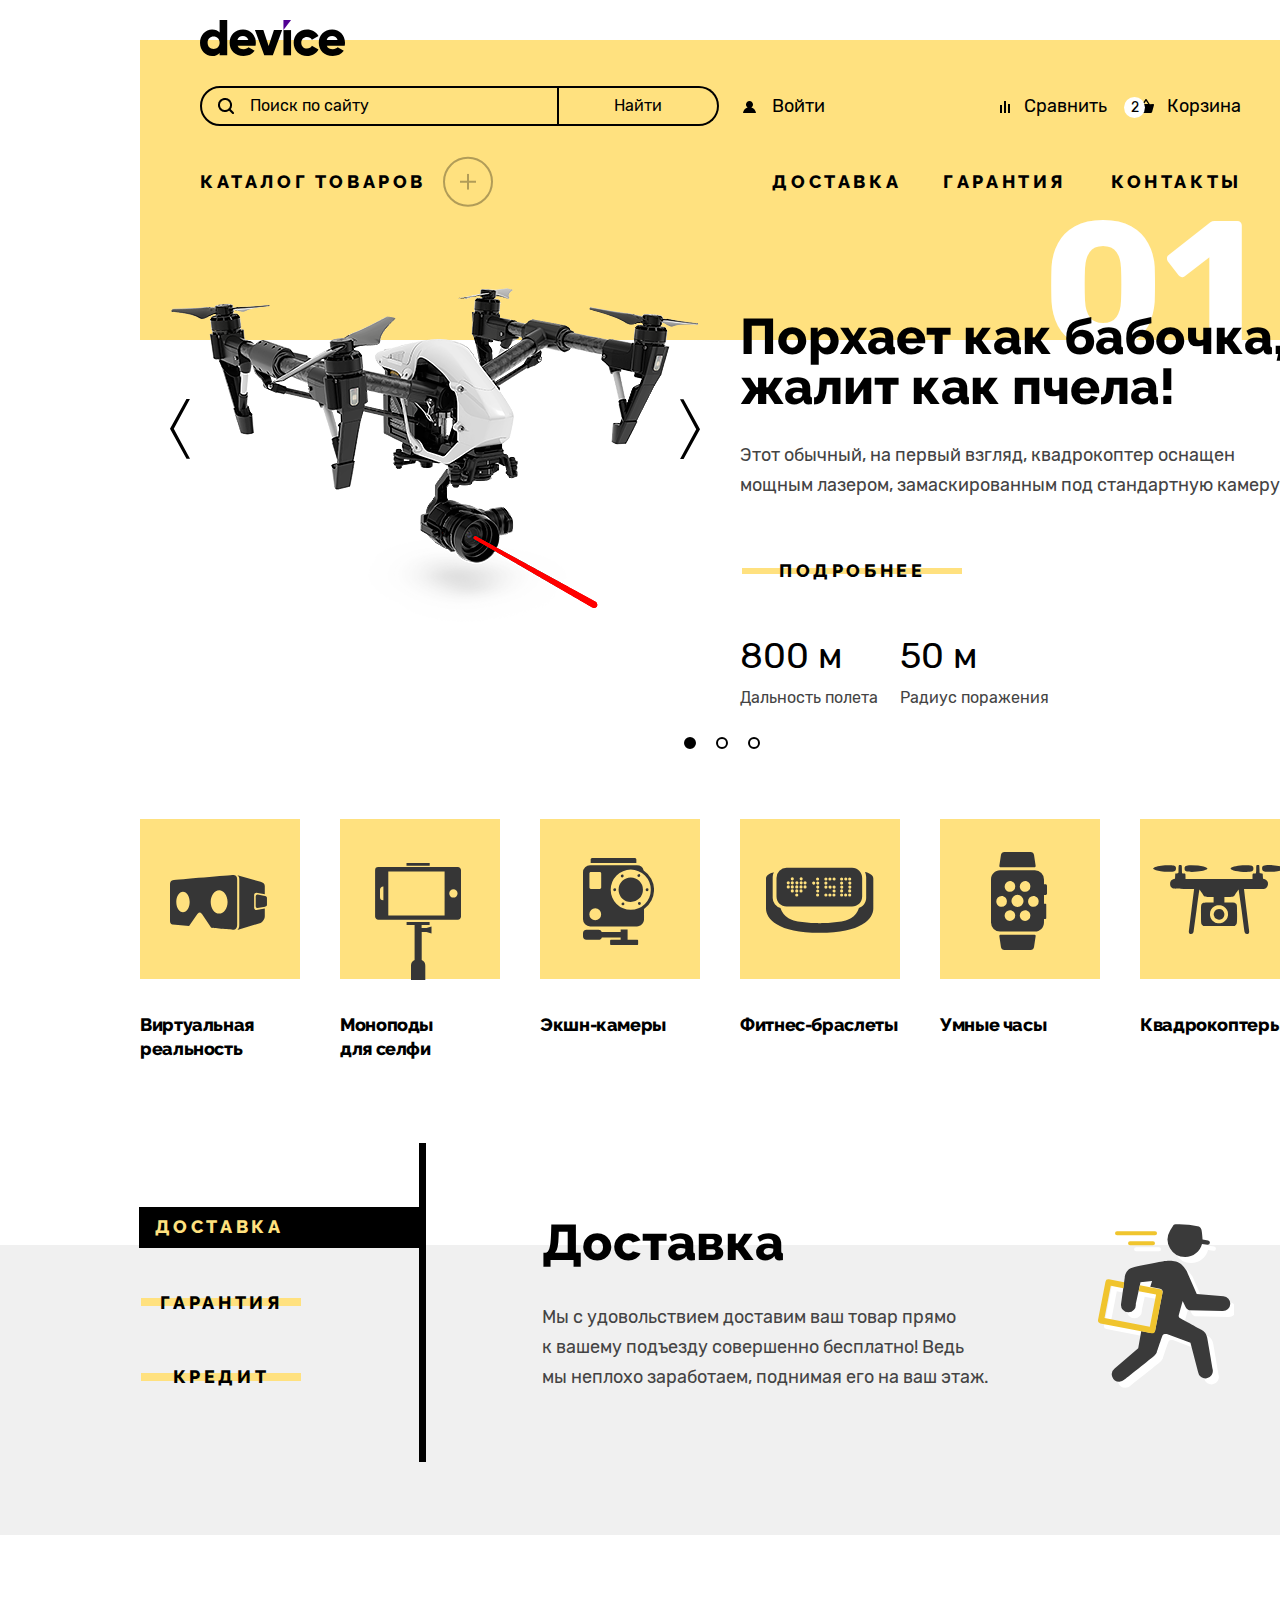
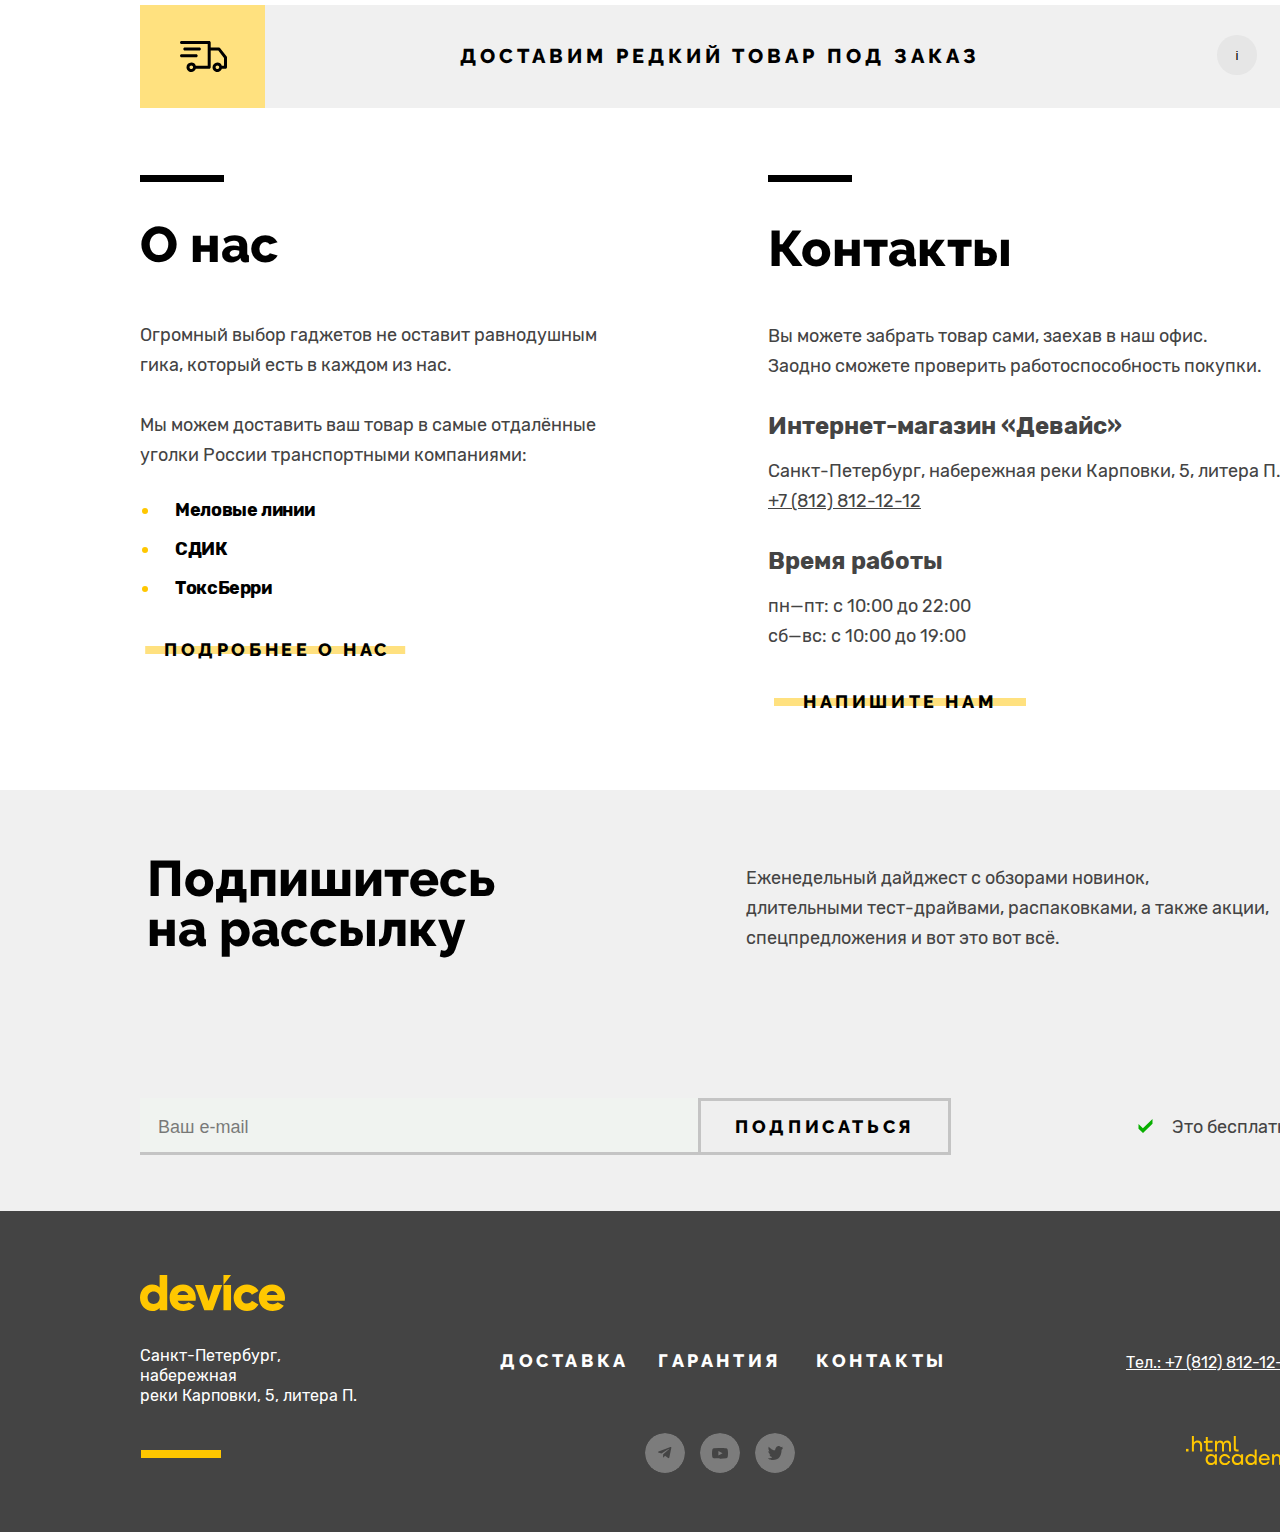
<file: index.html>
<!DOCTYPE html>
<html lang="ru">
  <head>
    <meta charset="utf-8">
    <title>HTML Academy: Девайс</title>
    <link rel="stylesheet" href="styles/styles.css">
    <link rel="icon" href="favicon.ico">
    <link rel="icon" type="image/png" href="images/favicon.png">
  </head>
  <body class="body">
    <header class="header">
      <div class="header-container">
        <a class="logo-link" href="index.html"><img class="logo" src="images/logo/logo.svg" width="145" height="36"
            alt="Логотип «DEVICE»."></a>
        <nav class="navigation">
          <ul class="navigation-list">
            <li class="navigation-item-hidden header-search">
              <form class="navigation-form" action="https://echo.htmlacademy.ru/" method="get">
                <label for="search">
                  <input class="search" type="search" placeholder="Поиск по сайту" id="search">
                  <span class="visually-hidden">Поле поиска</span>
                </label>
                <button class="navigation-button" type="submit">Найти</button>
              </form>
            </li>
            <li class="navigation-item-login">
              <a class="navigation-link navigation-link-login" href="#">Войти</a>
            </li>
            <li class="navigation-item-compare">
              <a class="navigation-link navigation-link-compare" href="#">Сравнить</a>
            </li>
            <li class="navigation-item-basket">
              <a class="navigation-link navigation-link-basket backet-btn" href="#">
                <span class="counter-basket">2</span>Корзина</a>
              <div class="popover popover-cart">
                <ul class="popover-list">
                  <li class="popover-item">
                    <a class="popover-link" href="#"><img class="popover-image" src="images/product-small-1.png"
                        width="39" height="43" alt="Любительская селфи палка">
                      <h2 class="popover-name">Любительская<br> селфи-палка</h2>
                    </a>
                    <button class="popover-close-button button" type="button"><span
                        class="visually-hidden">закрыть</span></button>
                  </li>
                  <li class="popover-item">
                    <a class="popover-link" href="#"><img class="popover-image" src="images/product-small-2.png"
                        width="39" height="43" alt="Профессиональная селфи палка">
                      <h2 class="popover-name">Профессиональная<br> селфи-палка</h2>
                    </a>
                    <button class="popover-close-button button" type="button"><span
                        class="visually-hidden">закрыть</span></button>
                  </li>
                </ul>
                <div class="popover-cards">
                  <p class="popover-card-first">Товаров: 2</p>
                  <p class="popover-card-second">Сумма: 2000 ₽</p>
                </div>
                <a class="popover-open-button" href="#">Открыть корзину</a>
              </div>
            </li>
          </ul>
          <ul class="navigation-list-user">
            <li class="navigation-item">
              <a href="#" class="navigation-catalog-link-user menu-btn">Каталог товаров</a>
              <ul class="sub-navigation">
                <li class="sub-navigation-item">
                  <ul class="sub-navigation-item-list">
                    <li class="sub-navigation-item-list-item">
                      <a class="sub-navigation-item-list-item-link" href="#">Виртуальная реальность</a>
                    </li>
                    <li class="sub-navigation-item">
                      <a class="sub-navigation-item-list-item-link" href="#">Моноподы для cелфи</a>
                    </li>
                    <li class="sub-navigation-item-list-item">
                      <a class="sub-navigation-item-list-item-link" href="#">Экшн-камеры</a>
                    </li>
                  </ul>
                </li>
                <li class="sub-navigation-item-list-item">
                  <ul class="navigation-catalog">
                    <li class="sub-navigation-item-list-item">
                      <a class="sub-navigation-item-list-item-link" href="#">Фитнес-браслеты</a>
                    </li>
                    <li class="sub-navigation-item-list-item">
                      <a class="sub-navigation-item-list-item-link" href="#">Умные часы</a>
                    </li>
                  </ul>
                </li>
                <li class="sub-navigation-item-list-item">
                  <ul class="sub-navigation-catalog">
                    <li class="sub-navigation-item-list-item">
                      <a class="sub-navigation-item-list-item-link" href="#">Квадрокоптеры</a>
                    </li>
                  </ul>
                </li>
              </ul>
            </li>
            <li class="navigation-item">
              <a href="#" class="navigation-catalog-link">Доставка</a>
            </li>
            <li class="navigation-item">
              <a href="#" class="navigation-catalog-link">Гарантия</a>
            </li>
            <li class="navigation-item">
              <a href="#" class="navigation-catalog-link last">Контакты</a>
            </li>
          </ul>
        </nav>
      </div>
    </header>
    <!--main-->
    <main class="main-container main-index">
      <div class="page-container">
        <section class="slider">
          <div class="slide">
            <div class="slider-wrapper">
              <img class="slider-image" src="images/sliders/slider.png" width="560" height="560" alt="Квадракоптер.">
              <div class="slider-controls">
                <button class="slider-button slider-prev" type="button">
                  <span class="visually-hidden">Предыдущее фото</span>
                </button>
                <button class="slider-button slider-next" type="button">
                  <span class="visually-hidden">Следующее фото</span>
                </button>
              </div>
              <div class="slider-container">
                <h2 class="slider-title">Порхает как бабочка,<br>жалит как пчела!</h2>
                <p class="slider-text">
                  Этот обычный, на первый взгляд, квадрокоптер оснащен мощным
                  лазером, замаскированным под стандартную камеру.
                </p>
                <span class="slider-link-item"><a class="slider-link" href="#">Подробнее</a></span>
                <dl class="slider-options">
                  <div class="slider-options-element">
                    <dt class="slider-options-index">800 м</dt>
                    <dd class="slider-option">Дальность полета</dd>
                  </div>
                  <div class="slider-options-element-radius">
                    <dt class="slider-options-index">50 м</dt>
                    <dd class="slider-option">Радиус поражения</dd>
                  </div>
                </dl>
              </div>
            </div>
          </div>
          <div class="slide is-hidden">
            <img class="slider-image" src="images/sliders/slider-2.png" width="560" height="560"
              alt="Электронные часы.">
            <div class="slider-container">
              <h2 class="slider-title">Худеем<br> правильно!</h2>
              <p class="slider-text">
                Мотивирующие фитнес-браслеты помогут найти в себе силы не
                пропускать занятия и соблюдать диету.
              </p>
              <span class="slider-link-item"><a class="slider-link" href="#">Подробнее</a></span>
              <dl class="slider-options">
                <div class="slider-options-element">
                  <dt class="slider-options-index">48 часов</dt>
                  <dd class="slider-option">Без подзарядки</dd>
                </div>
              </dl>
            </div>
          </div>
          <div class="slide is-hidden">
            <img class="slider-image" src="images/sliders/slider-3.png" width="560" height="560" alt="Селфи-палки.">
            <div class="slider-container">
              <h2 class="slider-title">Делай селфи,<br>как Бен Стиллер!</h2>
              <p class="slider-text">
                Самая длинная палка для селфи доступна в нашем магазине. Восемь
                (Восемь, Карл!) метров длиной и весом всего 5 кг.
              </p>
              <span class="slider-link-item"><a class="slider-link" href="#">Подробнее</a></span>
              <dl class="slider-options">
                <div class="slider-options-element">
                  <dt class="slider-options-index">8,5 м</dt>
                  <dd class="slider-option">Длина палки</dd>
                </div>
                <div class="slider-options-element">
                  <dt class="slider-options-index">5 кг</dt>
                  <dd class="slider-option">Вес палки</dd>
                </div>
                <div class="slider-options-element">
                  <dt class="slider-options-index">Карбон</dt>
                  <dd class="slider-option">Материал</dd>
                </div>
              </dl>
            </div>
          </div>
          <div class="slider-pagination">
            <button class="slider-pagination-button slider-pagination-button-current" type="button">
              <span class="visually-hidden">1 фото</span>
            </button>
            <button class="slider-pagination-button" type="button">
              <span class="visually-hidden">2 фото</span>
            </button>
            <button class="slider-pagination-button" type="button">
              <span class="visually-hidden">3 фото</span>
            </button>
          </div>
        </section>
        <!--section menu-->
        <section class="menu">
          <h2 class="visually-hidden">Категории товаров.</h2>
          <ul class="menu-icons">
            <li class="menu-icons-item">
              <a class="menu-rectangle-link" href="#">
                <svg class="navigation-menu-icon" aria-hidden="true" focusable="false" width="97px" height="55px"
                  viewBox="0 0 97 55" fill="none" xmlns="http://www.w3.org/2000/svg">
                  <path
                    d="M84.1314 32.639V20.003C84.1314 18.694 85.1764 17.633 86.4664 17.633L94.7924 19.214V11.02C94.7924 8.66497 93.0844 7.58897 90.5904 6.75497L67.4034 0.174968C69.0194 1.56597 69.2924 2.21497 69.2924 4.57097V49.78C69.2924 52.136 68.8424 53.846 67.3254 54.99L90.5904 47.925C92.9914 47.092 94.7924 43.709 94.7924 41.353V33.44L86.4664 35.007C85.1764 35.009 84.1314 33.947 84.1314 32.639Z"
                    fill="#363636" />
                  <path
                    d="M95.1294 20.979L87.5314 19.535C86.5234 19.535 85.7074 20.364 85.7074 21.386V31.254C85.7074 32.277 86.5234 33.106 87.5314 33.106L95.1294 31.675C96.2834 31.256 96.9534 30.846 96.9534 29.823V22.83C96.9534 21.808 96.1874 21.323 95.1294 20.979Z"
                    fill="#363636" />
                  <path
                    d="M67.1704 4.48297C67.1704 -0.597033 62.9384 0.0239677 62.9384 0.0239677C62.9384 0.0239677 5.83241 4.73797 2.83841 5.14497C-0.155585 5.55197 0.00141458 9.53197 0.00141458 9.53197C0.00141458 9.53197 0.000414578 42.069 0.000414578 45.812C0.000414578 49.555 2.59941 49.565 2.59941 49.565L19.0764 50.968L27.2124 39.3C27.2124 39.3 28.3214 37.472 29.7174 37.472C31.1144 37.472 32.1494 39.333 32.1494 39.333L41.2104 52.854C41.2104 52.854 60.1054 54.763 63.7314 54.763C67.3574 54.762 67.1704 49.739 67.1704 49.739C67.1704 49.739 67.1704 9.56297 67.1704 4.48297ZM12.9824 37.192C9.28442 37.192 6.28641 32.591 6.28641 26.917C6.28641 21.243 9.28442 16.642 12.9824 16.642C16.6804 16.642 19.6784 21.243 19.6784 26.917C19.6784 32.591 16.6804 37.192 12.9824 37.192ZM49.1404 38.618C44.4784 38.618 40.6994 33.379 40.6994 26.917C40.6994 20.454 44.4794 15.215 49.1404 15.215C53.8024 15.215 57.5824 20.454 57.5824 26.917C57.5824 33.379 53.8024 38.618 49.1404 38.618Z"
                    fill="#363636" />
                </svg>
                Виртуальная реальность</a>
            </li>
            <li class="menu-icons-item">
              <a class="menu-rectangle-link" href="catalog.html">
                <svg class="navigation-selfi-icon" aria-hidden="true" focusable="false" width="87" height="117"
                  fill="none" xmlns="http://www.w3.org/2000/svg">
                  <path
                    d="M82.8 4H3.3A3.2 3.2 0 0 0 .1 7.2v46.4c0 1.8 1.5 3.2 3.2 3.2h79.5c1.8 0 3.2-1.4 3.2-3.2V7.2C86 5.4 84.6 4 82.8 4ZM8.4 37.2h-.2A3.2 3.2 0 0 1 5 34v-7.2c0-1.8 1.4-3.2 3.2-3.2h.2v13.6Zm61.2 15.2H13.3v-44h56.3v44Zm8.8-17.8a4.1 4.1 0 1 1 0-8.3 4.1 4.1 0 0 1 0 8.3ZM54.7 0H31.5v2.8h23.2V0ZM46.6 64.9v-3h8V59H31.6V62h8V97a6 6 0 0 0-3.6 5.6V117h14.3v-14.3a6 6 0 0 0-3.6-5.6v-28h4.8l5 1.3v-6.8l-5 1.3h-4.8Z"
                    fill="#363636" />
                </svg>
                Моноподы<br> для селфи</a>
            </li>
            <li class="menu-icons-item">
              <a class="menu-rectangle-link" href="#">
                <svg class="navigation-camera-icon" aria-hidden="true" focusable="false" width="71px" height="87px"
                  fill="none" xmlns="http://www.w3.org/2000/svg">
                  <path
                    d="M53.35 1.49c0-.74-.58-1.49-1.31-1.49H9.05c-.73 0-1.38.75-1.38 1.49v3.52h45.68V1.5ZM54.2 81.8h-9.6V71.44h-6.95v2.5H18.77a3.49 3.49 0 0 0-3.18-2.15H3.56A3.59 3.59 0 0 0 0 75.31v3.02a3.55 3.55 0 0 0 3.56 3.48h12.03c1.52 0 2.8-.9 3.27-2.33h18.79v2.33h-9.52c-.53 0-1.01.44-1.01.97v3.17c0 .54.48 1.05 1.01 1.05H54.2c.53 0 .93-.51.93-1.05v-3.17c0-.53-.4-.97-.93-.97ZM60.67 12.39a7.04 7.04 0 0 0-6.77-5.05H7.15A7.1 7.1 0 0 0 0 14.36v46.9a7.18 7.18 0 0 0 7.15 7.12h46.74c3.9 0 7.13-3.2 7.13-7.12V50.92a23.3 23.3 0 0 0-.36-38.52ZM12.24 62.15a5.91 5.91 0 1 1 .02-11.82 5.91 5.91 0 0 1-.02 11.82Zm5.96-32.6c0 .78-.64 1.42-1.42 1.42H7.84c-.78 0-1.42-.64-1.42-1.42V15.39c0-.79.64-1.43 1.42-1.43h8.94c.78 0 1.42.64 1.42 1.43v14.16Zm29.56 22.3a20.1 20.1 0 0 1-20.05-20.12 20.1 20.1 0 0 1 20.05-20.12 20.1 20.1 0 0 1 20.06 20.13 20.1 20.1 0 0 1-20.06 20.12Z"
                    fill="#363636" />
                  <path
                    d="M47.76 43.96a12.2 12.2 0 0 0 12.19-12.23 12.2 12.2 0 0 0-12.19-12.22 12.2 12.2 0 0 0-12.19 12.22 12.2 12.2 0 0 0 12.2 12.23ZM31.56 33.17a1.44 1.44 0 1 0 0-2.87 1.44 1.44 0 0 0 0 2.87ZM63.96 33.17a1.44 1.44 0 1 0 0-2.87 1.44 1.44 0 0 0 0 2.87ZM39.1 19.43a1.44 1.44 0 1 0 0-2.87 1.44 1.44 0 0 0 0 2.87ZM56.41 46.91a1.43 1.43 0 1 0 0-2.86 1.43 1.43 0 0 0 0 2.86ZM55.7 19a1.44 1.44 0 1 0 0-2.87 1.44 1.44 0 0 0 0 2.87ZM39.83 47.34a1.44 1.44 0 1 0 0-2.87 1.44 1.44 0 0 0 0 2.87Z"
                    fill="#363636" />
                </svg>
                Экшн-камеры</a>
            </li>
            <li class="menu-icons-item">
              <a class="menu-rectangle-link-item" href="#">
                <svg class="navigation-watch-icon" aria-hidden="true" focusable="false" width="108" height="66"
                  fill="none" xmlns="http://www.w3.org/2000/svg">
                  <path
                    d="M98.97 5.07a10.4 10.4 0 0 1 1.2 4.82V31c0 4.62-3.09 8.53-7.24 9.9-1.33 4-3.78 7.86-8.05 10.44-8.68 5.23-31.12 4.83-31.2 4.83-.08 0-22.51.4-31.19-4.83a18.73 18.73 0 0 1-8.04-10.28 10.5 10.5 0 0 1-7.76-10.06V9.9c0-1.68.43-3.28 1.14-4.69C4.17 6.1 0 7.92 0 11.43v29.99c0 10.25 11.84 24.43 53.66 24.43 41.82 0 53.65-14.18 53.65-24.43V11.43c0-3.68-4.57-5.49-8.34-6.36Z"
                    fill="#363636" />
                  <path
                    d="M20.56 39.46h65.52c5.57 0 10.08-4.51 10.08-10.08V10.94C96.16 5.37 91.65.86 86.08.86H20.56A10.08 10.08 0 0 0 10.5 10.94v18.44c0 5.57 4.5 10.08 10.07 10.08Zm63.13-29a1.57 1.57 0 1 1 0 3.15 1.57 1.57 0 0 1 0-3.14Zm0 4.05a1.57 1.57 0 1 1 0 3.13 1.57 1.57 0 0 1 0-3.13Zm0 4.04a1.57 1.57 0 1 1 0 3.13 1.57 1.57 0 0 1 0-3.13Zm0 3.82a1.57 1.57 0 1 1 0 3.14 1.57 1.57 0 0 1 0-3.14Zm0 4.04a1.57 1.57 0 1 1 0 3.14 1.57 1.57 0 0 1 0-3.14Zm-4.03-15.94a1.57 1.57 0 1 1 0 3.13 1.57 1.57 0 0 1 0-3.13Zm0 15.94a1.57 1.57 0 1 1 0 3.14 1.57 1.57 0 0 1 0-3.14Zm-4.04-15.94a1.57 1.57 0 1 1 0 3.14 1.57 1.57 0 0 1 0-3.14Zm0 4.04a1.57 1.57 0 1 1 0 3.14 1.57 1.57 0 0 1 0-3.14Zm0 4.04a1.57 1.57 0 1 1 0 3.13 1.57 1.57 0 0 1 0-3.13Zm0 3.82a1.57 1.57 0 1 1 0 3.14 1.57 1.57 0 0 1 0-3.14Zm0 4.04a1.57 1.57 0 1 1 0 3.14 1.57 1.57 0 0 1 0-3.14Zm-7.66-15.94a1.57 1.57 0 1 1 0 3.13 1.57 1.57 0 0 1 0-3.13Zm0 8.08a1.57 1.57 0 1 1 0 3.13 1.57 1.57 0 0 1 0-3.13Zm0 3.88a1.57 1.57 0 1 1 0 3.13 1.57 1.57 0 0 1 0-3.13Zm0 3.98a1.57 1.57 0 1 1 0 3.14 1.57 1.57 0 0 1 0-3.14Zm-4.03-15.94a1.57 1.57 0 1 1 0 3.14 1.57 1.57 0 0 1 0-3.14Zm0 8.08a1.57 1.57 0 1 1 0 3.13 1.57 1.57 0 0 1 0-3.13Zm0 7.86a1.57 1.57 0 1 1 0 3.14 1.57 1.57 0 0 1 0-3.14Zm-4.04-15.94a1.57 1.57 0 1 1 0 3.14 1.57 1.57 0 0 1 0-3.14Zm0 4.04a1.57 1.57 0 1 1 0 3.14 1.57 1.57 0 0 1 0-3.14Zm0 4.04a1.57 1.57 0 1 1 0 3.14 1.57 1.57 0 0 1 0-3.14Zm0 7.86a1.57 1.57 0 1 1 0 3.14 1.57 1.57 0 0 1 0-3.14Zm-8.3-15.94a1.57 1.57 0 1 1 0 3.14 1.57 1.57 0 0 1 0-3.14Zm0 4.04a1.57 1.57 0 1 1 0 3.13 1.57 1.57 0 0 1 0-3.13Zm0 4.04a1.57 1.57 0 1 1 0 3.13 1.57 1.57 0 0 1 0-3.13Zm0 3.88a1.57 1.57 0 1 1 .01 3.13 1.57 1.57 0 0 1 0-3.13Zm0 3.98a1.57 1.57 0 1 1 0 3.14 1.57 1.57 0 0 1 0-3.14Zm-4.03-11.9a1.57 1.57 0 1 1 0 3.13 1.57 1.57 0 0 1 0-3.13Zm-8.5-.21a1.57 1.57 0 1 1 0 3.14 1.57 1.57 0 0 1 0-3.14Zm0 4.03a1.57 1.57 0 1 1 0 3.14 1.57 1.57 0 0 1 0-3.14Zm-4.04-8.07a1.57 1.57 0 1 1 0 3.13 1.57 1.57 0 0 1 0-3.13Zm0 4.04a1.57 1.57 0 1 1 0 3.13 1.57 1.57 0 0 1 0-3.13Zm0 4.03a1.57 1.57 0 1 1 0 3.14 1.57 1.57 0 0 1 0-3.14Zm0 4.04a1.57 1.57 0 1 1 0 3.14 1.57 1.57 0 0 1 0-3.14Zm-4.26-8.07a1.57 1.57 0 1 1 0 3.13 1.57 1.57 0 0 1 0-3.13Zm0 4.03a1.57 1.57 0 1 1 0 3.14 1.57 1.57 0 0 1 0-3.14Zm0 4.04a1.57 1.57 0 1 1 0 3.14 1.57 1.57 0 0 1 0-3.14Zm0 4.04a1.57 1.57 0 1 1 0 3.14 1.57 1.57 0 0 1 0-3.14ZM26.3 10.26a1.57 1.57 0 1 1 0 3.14 1.57 1.57 0 0 1 0-3.14Zm0 4.04a1.57 1.57 0 1 1 0 3.14 1.57 1.57 0 0 1 0-3.14Zm0 4.03a1.57 1.57 0 1 1 0 3.15 1.57 1.57 0 0 1 0-3.15Zm0 4.04a1.57 1.57 0 1 1 0 3.15 1.57 1.57 0 0 1 0-3.15Zm-4.04-8.07a1.57 1.57 0 1 1 0 3.14 1.57 1.57 0 0 1 0-3.14Zm0 4.03a1.57 1.57 0 1 1 0 3.14 1.57 1.57 0 0 1 0-3.14Z"
                    fill="#363636" />
                </svg>
                Фитнес-браслеты</a>
            </li>
            <li class="menu-icons-item">
              <a class="menu-rectangle-link" href="#">
                <svg class="navigation-bracelet-icon" aria-hidden="true" focusable="false" width="57" height="98"
                  fill="none" xmlns="http://www.w3.org/2000/svg">
                  <path
                    d="M54.5 32.2h-1.52v-4.64a9.16 9.16 0 0 0-9.08-9.19H9.08c-5 0-9.08 4.13-9.08 9.19v42.86a9.16 9.16 0 0 0 9.08 9.19H43.9c5 0 9.08-4.13 9.08-9.19v-3.41h1.52c.41 0 .75-.34.75-.76V52.47a.76.76 0 0 0-.76-.77h-1.51v-8.79h1.52c.83 0 1.5-.68 1.5-1.53v-7.65c0-.84-.67-1.53-1.5-1.53Zm-20.42-3.11c2.93 0 5.3 2.4 5.3 5.36a5.33 5.33 0 0 1-5.3 5.35c-2.92 0-5.3-2.4-5.3-5.35a5.33 5.33 0 0 1 5.3-5.36Zm-15.13 0c2.92 0 5.3 2.4 5.3 5.36a5.33 5.33 0 0 1-5.3 5.35c-2.93 0-5.3-2.4-5.3-5.35a5.33 5.33 0 0 1 5.3-5.36ZM5.3 49.39a5.33 5.33 0 0 1 5.3-5.35c2.92 0 5.3 2.4 5.3 5.36a5.33 5.33 0 0 1-5.3 5.36c-2.93 0-5.3-2.4-5.3-5.36Zm13.64 19.5c-2.92 0-5.3-2.4-5.3-5.35a5.33 5.33 0 0 1 5.3-5.36c2.93 0 5.3 2.4 5.3 5.36a5.33 5.33 0 0 1-5.3 5.35Zm1.5-19.9a6.09 6.09 0 0 1 6.05-6.12 6.09 6.09 0 0 1 6.06 6.12 6.09 6.09 0 0 1-6.06 6.13 6.1 6.1 0 0 1-6.05-6.13Zm13.64 19.9c-2.92 0-5.3-2.4-5.3-5.35a5.33 5.33 0 0 1 5.3-5.36c2.93 0 5.3 2.4 5.3 5.36a5.33 5.33 0 0 1-5.3 5.35Zm8.3-14.13c-2.92 0-5.3-2.4-5.3-5.36a5.33 5.33 0 0 1 5.3-5.36c2.93 0 5.3 2.4 5.3 5.36a5.33 5.33 0 0 1-5.3 5.36ZM9.65 15.31h33.68c.85 0 1.44-.68 1.3-1.51l-1.6-10.77A3.68 3.68 0 0 0 39.5 0H13.47a3.68 3.68 0 0 0-3.51 3.03L8.34 13.8c-.12.83.46 1.51 1.3 1.51ZM43.33 82.67H9.65c-.85 0-1.43.68-1.3 1.52l1.6 10.76a3.68 3.68 0 0 0 3.52 3.03h26.04a3.68 3.68 0 0 0 3.51-3.02l1.62-10.77a1.28 1.28 0 0 0-1.3-1.52Z"
                    fill="#363636" />
                </svg>
                Умные часы</a>
            </li>
            <li class="menu-icons-item">
              <a class="menu-rectangle-link" href="#">
                <svg class="navigation-quadrocopter-icon" aria-hidden="true" focusable="false" width="133" height="70"
                  fill="none" xmlns="http://www.w3.org/2000/svg">
                  <path
                    d="M12 .3C6.6.7 1.9 1.9.7 2.9c-.7.6-.7.6-.3 1.2.7.7 3.8 1.6 7.3 2.2 4 .7 12.5.7 13.7 0 1.2-.6 1.6-1.3 1.6-3 0-1.5-.6-2.3-2.2-2.8C19.3.2 15 0 12.1.3ZM25.8.5c-.2.3-.3 2.1-.3 4.1 0 4 .2 3.8-2.2 4h-1l-.3 5.1-1.2.3c-2.5.6-4 2.6-3.7 5.3 0 1.9 1 3.3 2.5 4 1.1.6 1.5.6 11.3.6 5.5 0 10.1 0 10.2.2l-2.6 20.6-2.7 21.7c0 1.6.8 2.6 2.3 2.6 1.3 0 2-.6 2.4-1.9l3-21.8c1.5-11.5 2.8-20.9 3-20.9l2.1 3.2c3 4.6 2.4 4.3 7.6 4.3h4.4v5.6h-5.1c-4.8.2-5.2.2-6 .7-1.5 1.1-1.5 1.4-1.5 11 0 9.5 0 9.8 1.5 11l.8.7h31.4l.8-.7c1.5-1.2 1.6-1.5 1.6-11 0-9.6 0-9.9-1.7-11-.6-.5-1.1-.5-5.8-.6l-5.2-.1v-5.6h4.4c5.2 0 4.7.3 7.6-4.3 1.1-1.8 2.1-3.2 2.2-3.2l3 20.9c1.5 11.5 2.8 21.3 3 21.8.3 1.3 1 2 2.3 2 1.5 0 2.4-1.1 2.3-2.7l-2.7-21.7A903 903 0 0 1 91 24.1c0-.1 4.6-.2 10.1-.2 9.8 0 10.2 0 11.3-.5 1.5-.8 2.4-2.2 2.6-4.1a4.7 4.7 0 0 0-3.8-5.3l-1.2-.3-.3-5-1-.2c-2.3-.1-2.2.2-2.2-3.9l-.2-4.1c-.3-.4-.6-.5-1.4-.5-.6 0-1.3.1-1.4.3-.2.2-.3 1.5-.3 4 0 2.4-.1 3.7-.4 3.9-.1.2-.9.3-1.6.3-1.6 0-1.7 0-1.7 3V14h-67v-2.3c0-3 0-3.1-1.7-3.1-.7 0-1.4-.1-1.6-.3-.2-.2-.3-1.5-.3-4 0-2.4-.1-3.7-.3-3.9-.2-.2-.8-.3-1.5-.3-.8 0-1.1.1-1.3.5Zm42.8 40.1c3 1 5.4 3.4 6.2 6.2a11 11 0 0 1-.3 5.8c-.7 1.8-2.7 4-4.6 4.9-1.3.6-1.7.7-3.9.7s-2.6 0-4-.7c-1.8-1-3.8-3-4.5-5a11 11 0 0 1-.3-5.7 9.6 9.6 0 0 1 6.1-6.2c2-.6 3.3-.6 5.3 0Z"
                    fill="#363636" />
                  <path
                    d="M63.8 44.4c-2 1-3.5 3.7-3 5.8a5.4 5.4 0 0 0 8 3.7c2-1.2 3-3.6 2.4-5.8a5.4 5.4 0 0 0-5.2-4.2c-.6 0-1.6.3-2.2.5ZM36 .2c-3.8.6-4.4 1-4.4 3.4 0 1.8.4 2.4 2.2 3 1.6.4 7.2.5 10.5 0C51.3 6 55.7 4.2 54 3c-1.2-.9-4.9-1.8-9-2.4a66 66 0 0 0-9-.3ZM89.5.3c-6.3.5-11.9 2-11.9 3.1 0 1.8 7.9 3.5 15.7 3.5 5.8 0 7.1-.6 7.1-3.3 0-1.8-.6-2.6-2.3-3-1.7-.5-5.7-.6-8.6-.3ZM112.8.3c-1.8.2-3 .8-3.5 1.5-.3.7-.3 2.9.2 3.5 1 1.4 1.7 1.5 7 1.5 3.7 0 5.9-.1 8-.5 3.5-.6 6.5-1.5 7.2-2.2.5-.6.5-.6-.3-1.2-1.3-1.1-6-2.2-11.9-2.6-3.4-.3-4.5-.3-6.7 0Z"
                    fill="#363636" />
                </svg>
                Квадрокоптеры</a>
            </li>
          </ul>
        </section>
      </div>
      <!--Секция услуг-->
      <section class="services">
        <div class="page-container-services">
          <div class="service-container">
            <ul class="service">
              <li class="service-item-active"><a class="service-link-active" href="#">Доставка</a></li>
              <li class="service-item"><a class="service-link" href="#">Гарантия
                </a></li>
              <li class="service-item-credit"><a class="service-link-credit" href="#">Кредит
                </a></li>
            </ul>
          </div>
          <div class="service-container-description">
            <ul class="service-description">
              <li class="service-item-delivery">
                <h2 class="service-title">Доставка</h2>
                <p class="service-information">
                  Мы с удовольствием доставим ваш товар прямо<br>к вашему подъезду
                  совершенно бесплатно! Ведь<br> мы неплохо заработаем, поднимая его
                  на ваш этаж.
                </p>
              </li>
              <li class="service-item-warranty is-hidden">
                <h2 class="service-title">Гарантия</h2>
                <p class="service-information">Если из-за возгорания купленного у нас товара у вас сгорит дом —
                  не переживайте, мы выдадим вам новый. Товар, не дом, конечно же.</p>
              </li>
              <li class="service-item-credit-block is-hidden">
                <h2 class="service-title">Кредит</h2>
                <p class="service-information">Залезть в долговую яму стало проще! Кредитные<br> консультанты
                  подберут для вас наиболее выгодные<br> условия кредита. Выгодные для
                  банка, разумеется.</p>
              </li>
            </ul>
          </div>
        </div>
      </section>
      <!--Секция доставки-->
      <div class="page-container">
        <section class="order">
          <div class="order-container">
            <h2 class="visually-hidden">Закажите товар.</h2>
            <button class="order-title" type="button">
              <svg class="navigation-button-icon" aria-hidden="true" focusable="false" width="47" height="31"
                fill="none" xmlns="http://www.w3.org/2000/svg">
                <path
                  d="m46.7 15.4-6.5-8.2c-.3-.4-.7-.6-1.2-.6h-8.3V1.5C30.7.7 30 0 29.2 0H1.5C.7 0 0 .7 0 1.5S.7 3 1.5 3h26.2v21.7H15.8a4.7 4.7 0 0 0-4.5-3.3 4.9 4.9 0 0 0-4.8 4.8c0 2.6 2.2 4.8 4.8 4.8 2.1 0 3.9-1.4 4.5-3.3h13.4c.8 0 1.5-.7 1.5-1.5V9.6h7.6l5.7 7.3v7.9h-2.2a4.7 4.7 0 0 0-4.5-3.3 4.9 4.9 0 0 0-4.8 4.8c0 2.6 2.1 4.8 4.8 4.8 2.1 0 3.9-1.4 4.5-3.3h3.7c.8 0 1.5-.7 1.5-1.5v-9.9c0-.4-.1-.7-.3-1ZM11.3 28c-1 0-1.8-.8-1.8-1.8s.8-1.8 1.8-1.8 1.8.8 1.8 1.8-.9 1.8-1.8 1.8Zm26.1 0c-1 0-1.8-.8-1.8-1.8s.8-1.8 1.8-1.8 1.8.8 1.8 1.8-.9 1.8-1.8 1.8Z"
                  fill="#000" />
                <path
                  d="M19.4 9.6c.8 0 1.5-.7 1.5-1.5s-.7-1.5-1.5-1.5H4.8c-.8 0-1.5.7-1.5 1.5S4 9.6 4.8 9.6h14.6ZM17.7 14.7c0-.8-.7-1.5-1.5-1.5H1.5c-.8 0-1.5.7-1.5 1.5s.7 1.5 1.5 1.5h14.7c.8 0 1.5-.7 1.5-1.5Z"
                  fill="#000" />
              </svg>
              Доставим редкий товар под заказ</button>
            <button class="tooltip" type="button">i</button>
          </div>
        </section>
        <!--Секция "О нас"-->
        <div class="information-container">
          <section class="aboutus">
            <h2 class="aboutus-title">О нас</h2>
            <p class="aboutus-information">
              Огромный выбор гаджетов не оставит равнодушным<br> гика, который есть
              в каждом из нас.</p>
            <p class="aboutus-information-text">Мы можем доставить ваш товар в самые отдалённые
              уголки России транспортными компаниями:</p>
            <ul class="aboutus-list">
              <li class="aboutus-item">Меловые линии</li>
              <li class="aboutus-item">СДИК</li>
              <li class="aboutus-item">ТоксБерри</li>
            </ul>
            <span class="button-feedback-aboutus"><a class="button-feedback" href="#">Подробнее о нас</a></span>
          </section>
          <!--Секция контактов-->
          <section class="contacts">
            <h2 class="contacts-title">Контакты</h2>
            <p class="contacts-information">
              Вы можете забрать товар сами, заехав в наш офис.<br> Заодно сможете
              проверить работоспособность покупки.
            </p>
            <h3 class="contacts-subtitle">Интернет-магазин «Девайс»</h3>
            <address class="contacts-address">
              <p class="contacts-address-text">
                Санкт-Петербург, набережная реки Карповки, 5, литера П.
              </p>
              <a class="contacts-phone" href="tel:++78128121212">+7 (812) 812-12-12</a>
            </address>
            <h3 class="contacts-subtitle">Время работы</h3>
            <p class="contacts-schedule">
              пн—пт: с 10:00 до 22:00<br> сб—вс: с 10:00 до 19:00
            </p>
            <span class="button-button-feedback-write"><a class="button-button-feedback" href="#">Напишите
                нам</a></span>
          </section>
        </div>
      </div>
      <form class="newsletter-form" action="https://echo.htmlacademy.ru/" method="post">
        <div class="newsletter-form-container">
          <div class="form-container">
            <h2 class="mailing-title">Подпишитесь на рассылку</h2>
            <p class="mailing-text">
              Еженедельный дайджест с обзорами новинок,<br>длительными
              тест-драйвами, распаковками, а также акции,<br> спецпредложения и вот
              это вот всё.
            </p>
          </div>
          <div class="newsletter-container">
            <label for="newsletter-email">
              <span class="visually-hidden">Введите вашу почту</span>
              <input class="field" placeholder="Ваш e-mail" type="email" name="newsletter-email" id="newsletter-email"
                required></label>
            <button class="button-newsletter-button" type="submit">Подписаться</button>
            <svg class="navigation-jackdaw-icon" aria-hidden="true" focusable="false" width="15" height="14" fill="none"
              xmlns="http://www.w3.org/2000/svg">
              <path d="M14.5 0 4.9 9.3.5 5v4.7L5 14l9.5-9.3V0Z" fill="#08AF00" />
            </svg>
            <p class="priceless">Это бесплатно</p>
          </div>
        </div>
      </form>
    </main>
    <footer class="page-footer">
      <div class="page-footer-container">
        <section class="footer-contacts">
          <div class="footer-contacts-container">
            <h2 class="visually-hidden">Наши контакты</h2>
            <a class="footer-logo-link" href="index.html"><img class="footer-contacts-logo"
                src="images/logo/logo-yellow.svg" width="145" height="36" alt="Логотип «DEVICE»."></a>
            <address class="footer-address">
              <p class="footer-address-text">Санкт-Петербург, набережная<br> реки Карповки, 5, литера П.</p>
            </address>
          </div>
        </section>
        <section class="footer-prices">
          <h2 class="visually-hidden">Навигация в подвале</h2>
          <ul class="footer-prices-list">
            <li class="footer-prices-item">
              <a class="footer-prices-link" href="#">Доставка</a>
            </li>
            <li class="footer-prices-item">
              <a class="footer-prices-link" href="#">Гарантия</a>
            </li>
            <li class="footer-prices-item">
              <a class="footer-prices-link" href="#">Контакты</a>
            </li>
          </ul>
          <ul class="footer-social-list">
            <li class="footer-social-item">
              <a class="footer-social-link footer-social-tw" href="https://t.me/htmlacademy">
                <span class="visually-hidden">Телеграмм</span></a>
            </li>
            <li class="footer-social-item">
              <a class="footer-social-link footer-social-yt" href="https://www.youtube.com/user/htmlacademyru"><span
                  class="visually-hidden">Ютуб</span></a>
            </li>
            <li class="footer-social-item">
              <a class="footer-social-link footer-social-twt" href="https://twitter.com/htmlacademy_ru"><span
                  class="visually-hidden">Твиттер</span></a>
            </li>
          </ul>
        </section>
        <section class="footer-contacts-user">
          <h2 class="visually-hidden">Контактные данные.</h2>
          <ul class="footer-contacts-user-list">
            <li class="footer-contacts-user-item">
              <a class="footer-contacts-address-phone" href="tel:+78128121212">Тел.: +7 (812) 812-12-12</a>
            </li>
            <li class="footer-contacts-user-item">
              <a class="footer-contacts-user-logo-link" href="https://htmlacademy.ru/"><svg width="115" height="33"
                  viewBox="0 0 115 33" fill="none" xmlns="http://www.w3.org/2000/svg">
                  <path d="M0 12.9V15.5H2.5V12.9H0Z" fill="currentColor" />
                  <path
                    d="M11.6 4.5C10 4.5 8.8 5.2 8 6.2H7.9V0H5.9V15.5H7.9V10.2C7.9 8.1 9.2 6.6 11.2 6.6C13 6.6 14.1 8 14.1 9.8V15.5H16.1V9.4C16.2 6.4 14.3 4.5 11.6 4.5Z"
                    fill="currentColor" />
                  <path
                    d="M26.6 4.8H21.8V1.1H19.8V4.9H17.9V6.9H19.8V12.9C19.8 14.6 20.8 15.6 22.5 15.6H26.6V13.6H22.9C22.2 13.6 21.8 13.2 21.8 12.5V6.8H26.6V4.8Z"
                    fill="currentColor" />
                  <path
                    d="M41.1 4.6C39.5 4.6 38.2 5.4 37.6 6.7H37.5C36.9 5.5 35.7 4.6 34.1 4.6C32.7 4.6 31.6 5.4 31 6.4H30.9V4.8H29V15.4H31V10C31 8 32 6.5 33.6 6.5C35.1 6.5 36 7.5 36 9.1V15.4H38V9.8C38 7.4 39.4 6.5 40.6 6.5C42.1 6.5 43 7.5 43 9.1V15.4H45V8.9C45.1 6.4 43.6 4.6 41.1 4.6Z"
                    fill="currentColor" />
                  <path
                    d="M47.8 12.7C47.8 14.4 48.8 15.4 50.6 15.4H52.6V13.4H50.9C50.2 13.4 49.8 13 49.8 12.3V0H47.8V12.7Z"
                    fill="currentColor" />
                  <path
                    d="M28.9 19.7C28 18.6 26.7 17.9 25 17.9C21.9 17.9 19.6 20.2 19.6 23.5C19.6 26.8 21.9 29.1 25 29.1C26.8 29.1 28 28.3 28.8 27.2H28.9V28.8H30.9V18.2H28.9V19.7ZM25.3 27.1C23.1 27.1 21.7 25.5 21.7 23.5C21.7 21.5 23.1 19.9 25.3 19.9C27.5 19.9 28.9 21.5 28.9 23.5C28.9 25.4 27.5 27.1 25.3 27.1Z"
                    fill="currentColor" />
                  <path
                    d="M44.2 22C43.7 19.6 41.6 17.9 38.8 17.9C35.4 17.9 33.2 20.4 33.2 23.5C33.2 26.6 35.4 29.1 38.8 29.1C41.6 29.1 43.7 27.3 44.2 24.9H42.1C41.7 26.2 40.4 27.2 38.8 27.2C36.6 27.2 35.2 25.6 35.2 23.6C35.2 21.6 36.6 20 38.8 20C40.4 20 41.6 21 42.1 22.2H44.2V22Z"
                    fill="currentColor" />
                  <path
                    d="M55.1 19.7C54.2 18.6 52.9 17.9 51.2 17.9C48.1 17.9 45.8 20.2 45.8 23.5C45.8 26.8 48.1 29.1 51.2 29.1C53 29.1 54.2 28.3 55 27.2H55.1V28.8H57.1V18.2H55.1V19.7ZM51.5 27.1C49.3 27.1 47.9 25.5 47.9 23.5C47.9 21.5 49.3 19.9 51.5 19.9C53.7 19.9 55.1 21.5 55.1 23.5C55.1 25.4 53.6 27.1 51.5 27.1Z"
                    fill="currentColor" />
                  <path
                    d="M68.7 19.8C67.8 18.7 66.5 17.9 64.8 17.9C61.7 17.9 59.4 20.2 59.4 23.5C59.4 26.8 61.6 29.1 64.8 29.1C66.5 29.1 67.8 28.3 68.6 27.3H68.7V28.8H70.7V13.4H68.7V19.8ZM65.1 27.1C62.9 27.1 61.5 25.5 61.5 23.5C61.5 21.5 62.9 19.9 65.1 19.9C67.3 19.9 68.7 21.5 68.7 23.5C68.6 25.5 67.2 27.1 65.1 27.1Z"
                    fill="currentColor" />
                  <path
                    d="M78.3 17.9C75 17.9 72.8 20.4 72.8 23.5C72.8 26.5 74.9 29.1 78.3 29.1C80.8 29.1 82.8 27.8 83.5 25.5H81.4C80.9 26.5 79.8 27.1 78.4 27.1C76.5 27.1 75.1 25.8 75 24.2H83.8C84 20.6 81.8 17.9 78.3 17.9ZM78.3 19.8C80 19.8 81.3 20.8 81.6 22.4H75.1C75.4 20.9 76.6 19.8 78.3 19.8Z"
                    fill="currentColor" />
                  <path
                    d="M98.2 17.9C96.6 17.9 95.3 18.7 94.6 19.9H94.5C93.9 18.7 92.7 17.9 91.1 17.9C89.7 17.9 88.6 18.6 88 19.7V18.2H86.1V28.8H88.1V23.4C88.1 21.4 89.1 20 90.7 19.9C92.2 19.9 93.1 20.9 93.1 22.5V28.8H95.1V23.2C95.1 20.8 96.5 19.9 97.7 19.9C99.2 19.9 100.1 20.9 100.1 22.5V28.8H102.1V22.3C102.2 19.7 100.7 17.9 98.2 17.9Z"
                    fill="currentColor" />
                  <path
                    d="M109.4 27L105.8 18.1H103.6L108.4 29.7C108.1 30.6 107.7 30.9 106.7 30.9H104.2V32.9H106.7C108.5 32.9 109.5 32.1 110.2 30.3L114.9 18.1H112.8L109.4 27Z"
                    fill="currentColor" />
                </svg>
              </a>
            </li>
          </ul>
        </section>
      </div>
    </footer>
    <div class="modal-container is-hide">
      <div class="modal">
        <button class="modal-close-button button" type="button"><span class="visually-hidden">закрыть</span></button>
        <h2 class="modal-title">Доставка под заказ</h2>
        <form class="auth-form" action="https://echo.htmlacademy.ru/" method="post">
          <div class="modal-form">
            <div class="modal-form-name">
              <p class="field-group-name">Ваше имя</p>
              <label class="visually-hidden">Введите имя</label>
              <input class="auth-form-field" type="text" name="auth-login" placeholder="Введите имя" required>
              <p class="auth-text">Добавьте имя</p>
            </div>
            <div class="modal-form-email">
              <p class="mail-modal-name">Ваш e-mail</p>
              <fieldset class="modal-fieldset">
                <label for="mail">
                  <input class="modal-mail error" type="email" placeholder="почта" id="mail" required>
                </label>
              </fieldset>
              <p class="auth-text adress">Забавный у вас адрес</p>
            </div>
          </div>
          <div class="modal-form-number">
            <div class="modal-form-text">
              <label class="modal-form-text-title" for="uname">Что нужно привезти</label>
              <input class="modal-form-text-name" type="text" id="uname" name="name" placeholder="В свободной форме"
                required>
            </div>
            <div class="modal-form-number-text">
              <span class="form-label">
                <label class="modal-form-number-title" for="appointment-number">Количество:</label>
                <span class="tooltip-modal">
                  <button class="tooltip-toggle" type="button" aria-labelledby="tooltip-label-date">
                  </button>
                  <span class="tooltip-text" role="tooltip" id="tooltip-label-date">Постараемся найти, сколько нужно.
                    Привезём сколько получится по требованиям<br>
                    к провозу багажа.</span>
                </span>
              </span>
              <div class="modal-auth-container">
                <button class="modal-button pro" type="button"><span class="visually-hidden">Уменьшить</span></button>
                  <input class="number-modal" type="text" placeholder="1" id="appointment-number" required>
                <button class="modal-button con" type="button"><span class="visually-hidden">Уменьшить</span></button>
              </div>
            </div>
          </div>
          <button class="modal-button-submit" type="submit">Отправить</button>
        </form>
      </div>
    </div>
    <script src="js/scripts.js"></script>
  </body>
</html>
</file>
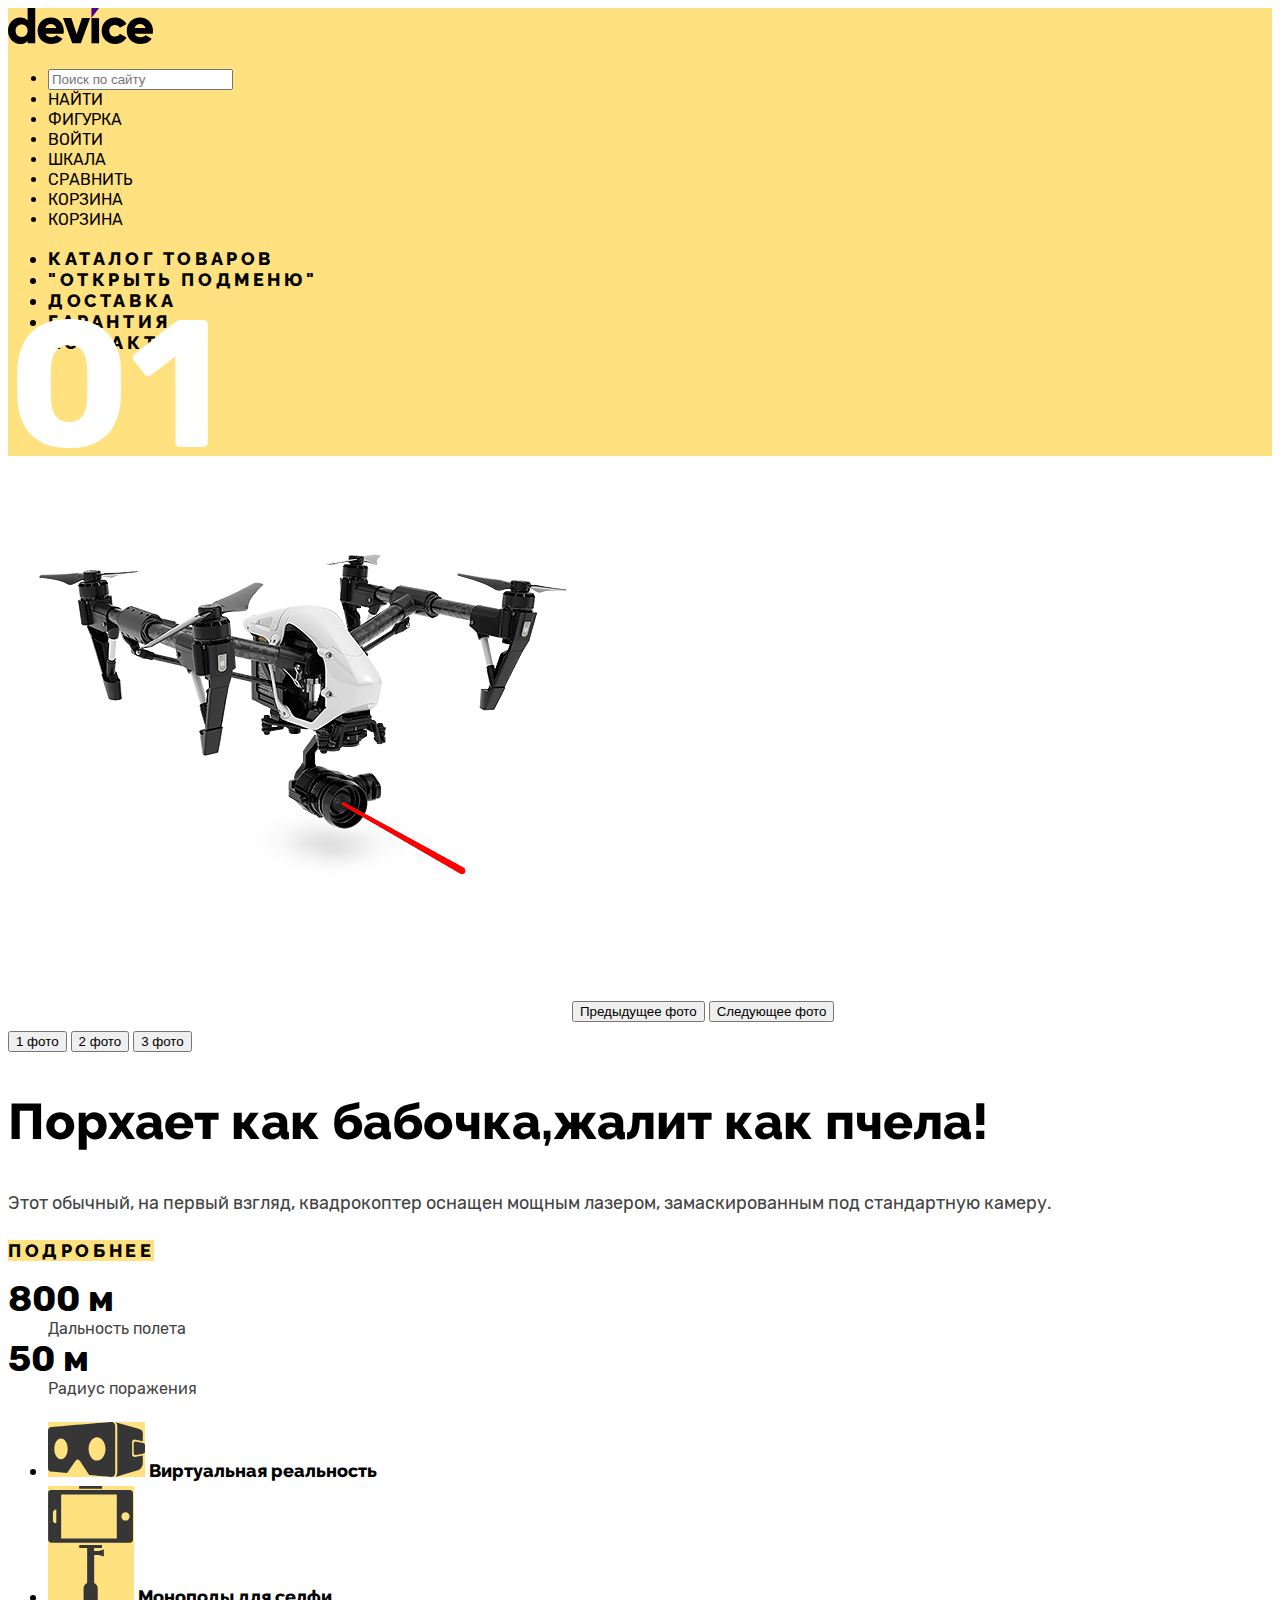
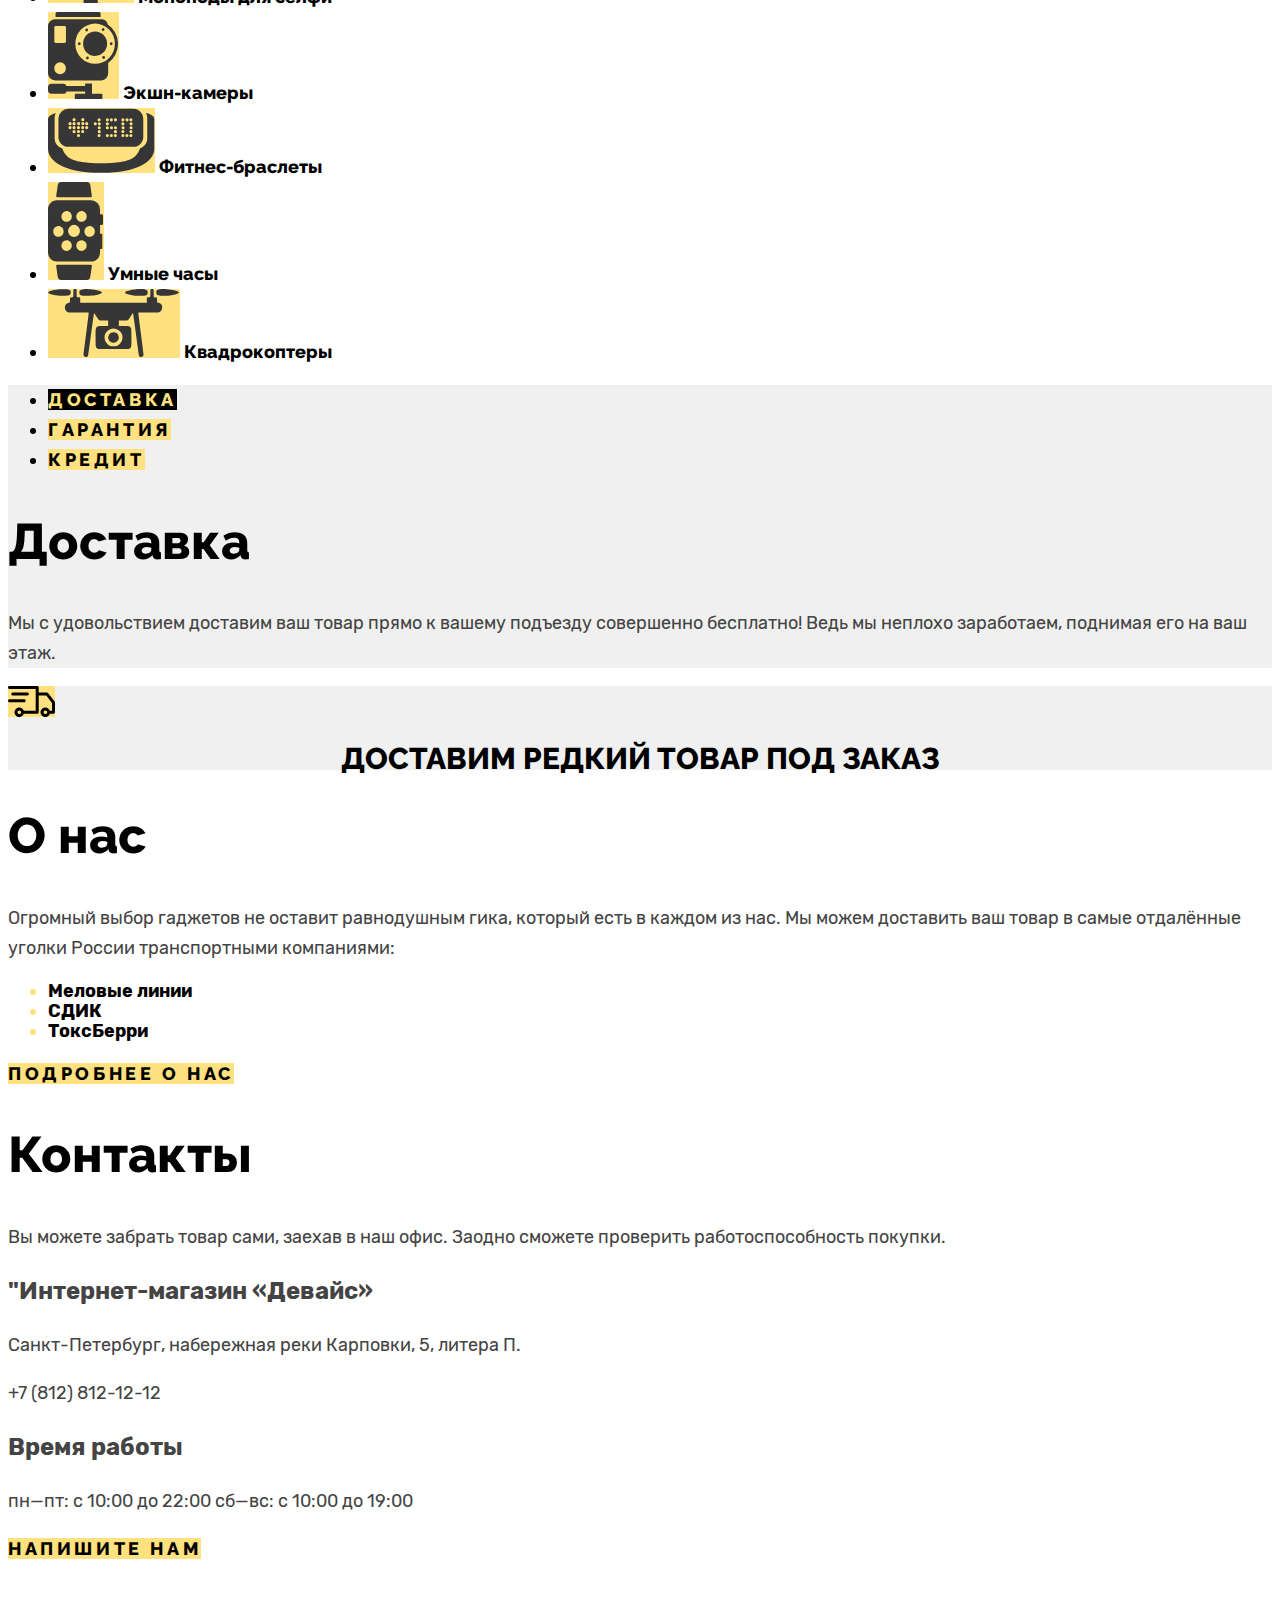
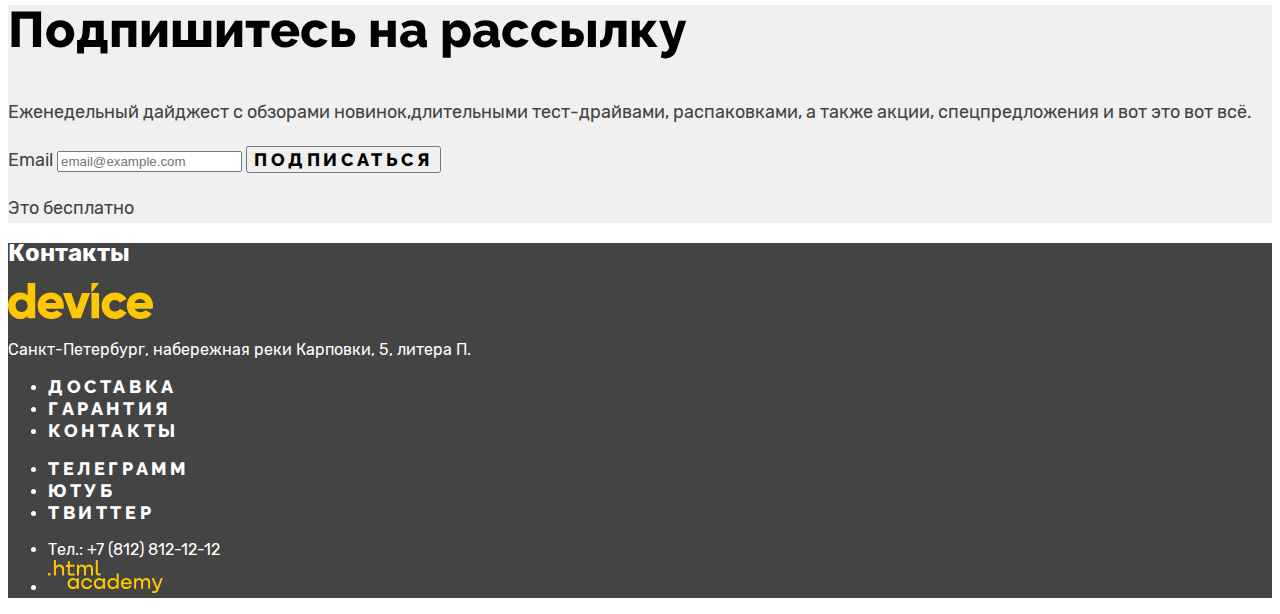
<file: 3/index.html>
<!DOCTYPE html>
<html lang="ru">
    <head>
        <meta charset="utf-8">
        <title>HTML Academy: Девайс</title>
        <link rel="stylesheet" href="styles/styles.css">
        <link rel="stylesheet" href="https://fonts.googleapis.com/css?family=Rubik">
      <base href="https://htmlacademy-htmlcss.github.io/2192931-device-35/3/">
</head>

<body class="body">
    <header class="header">
        <a class="logo-link"><img class="logo" src="images\logo\logo.svg" width="145" height="36" alt="Логотип «DEVICE»."></a>
        <!-- Навигация -->
        <nav class="navigation">
            <ul class="navigation-list">
                <li class="navigation-item"><input class="search" type="search" placeholder="Поиск по сайту"></li>
                <li class="navigation-item"><a class="navigation-link" href="#">Найти</a></li>
                <li class="navigation-item"><a class="navigation-link" href="#"><span class="visually-hidden">Фигурка</span></a></li>
                <li class="navigation-item"><a class="navigation-link" href="#">Войти</a></li>
                <li class="navigation-item"><a class="navigation-link" href="#"><span class="visually-hidden">Шкала</span></a></li>
                <li class="navigation-item"><a class="navigation-link" href="#">Сравнить</a></li>
                <li class="navigation-item"><a class="navigation-link" href="#"><span class="visually-hidden">Корзина</span></a></li>
                <li class="navigation-item"><a class="navigation-link" href="#">Корзина</a></li>
            </ul>
            <ul class="navigation-list-user">
                <li class="navigation-item"><a href="#" class="navigation-link">Каталог товаров</a></li>
                <li class="navigation-item"><a href="#" class="navigation-link"><span class="visually-hidden">"Открыть подменю"</span></a></li>
                <li class="navigation-item"><a href="#" class="navigation-link">Доставка</a></li>
                <li class="navigation-item"><a href="#" class="navigation-link">Гарантия</a></li>
                <li class="navigation-item"><a href="#" class="navigation-link">Контакты</a></li>
            </ul>
        </nav>
        <span class="header-number">01</span>
    </header>
    <!--main-->
    <main class="main-index">
        <section class="gallery">
            <div class="gallery-preview">
                <img class="slider-image" src="images/products/slider.png" width="560" height="560" alt="Примеры работ." >
                <button class="slider-button slider-prev"><span class="visually-hidden">Предыдущее фото</span></button>
                <button class="slider-button slider-next"><span class="visually-hidden">Следующее фото</span></button>
            </div>
            <div class="slider-pagination">
                <button class="slider-pagination-button slider-pagination-button-current" type="button">
                <span class="visually-hidden">1 фото</span></button>
                <button class="slider-pagination-button"><span class="visually-hidden">2 фото</span></button>
                <button class="slider-pagination-button"><span class="visually-hidden">3 фото</span></button>
            </div>
        </section>
        <!--Секция описания-->
        <section class="description">
            <h2 class="description-title">Порхает как бабочка,жалит как пчела!</h2>
            <p class="description-text">Этот обычный, на первый взгляд,
            квадрокоптер оснащен мощным лазером, замаскированным под стандартную камеру.</p>
            <a class="description-link" href="#">Подробнее</a>
                <dl class="description-options">
                    <div class="description-options-element">
                        <dt class="description-options-index"><b>800 м</b></dt>
                        <dd>Дальность полета</dd>
                    </div>
                    <div class="description-options-element">
                        <dt class="description-options-index"><b>50 м</b></dt>
                        <dd>Радиус поражения</dd>
                    </div>
                </dl>
        </section>
        <!--section menu-->
        <section class="menu">
            <ul class="menu-icons">
                <li class="menu-icons-item"><img class="menu-image" src="images/icons/Vector-1.svg" width="97" height="55" alt="Очки">
                <a class="menu-rectangle-link" href="#">Виртуальная реальность</a></li>
                <li class="menu-icons-item"><img class="menu-image" src="images/icons/Vector-2.svg" width="86" height="117" alt="Моноподы">
                <a class="menu-rectangle-link" href="#">Моноподы для селфи</a></li>
                <li class="menu-icons-item"><img class="menu-image" src="images/icons/Vector-3.svg" width="71" height="87" alt="Камеры">
                <a class="menu-rectangle-link" href="#">Экшн-камеры</a></li>
                <li class="menu-icons-item"><img class="menu-image" src="images/icons/Vector-4.svg" width="107" height="65" alt="Браслеты">
                <a class="menu-rectangle-link" href="#">Фитнес-браслеты</a></li>
                <li class="menu-icons-item"><img class="menu-image" src="images/icons/Vector-5.svg" width="56" height="98" alt="Часы">
                <a class="menu-rectangle-link" href="#">Умные часы</a></li>
                <li class="menu-icons-item"><img class="menu-image" src="images/icons/Vector-6.svg" width="132" height="69" alt="Квадракоптеры">
                <a class="menu-rectangle-link" href="#">Квадрокоптеры</a></li>
            </ul>
        </section>
  <!--Секция услуг-->
        <section class="services">
            <ul class="services-list">
                <li class="services-item"><a class="services-link-blackbackground" href="#">Доставка</a></li>
                <li class="services-item"><a class="services-link" href="#">Гарантия</a></li>
                <li class="services-item"><a class="services-link" href="#">Кредит</a></li>
            </ul>
            <h2 class="services-title">Доставка</h2>
            <p class="services-description">Мы с удовольствием доставим ваш товар прямо
            к вашему подъезду совершенно бесплатно! Ведь мы неплохо заработаем, поднимая его на ваш этаж.</p>
        </section>
  <!--Секция доставки-->
        <section class="delivery">
            <img class="delivery-auto" src="images/icons/auto.svg" width="47" height="31" alt="Авто">
            <h2 class="delivery-title">Доставим редкий товар под заказ</h2>
        </section>
  <!--Секция "О нас"-->
        <section class="aboutus">
            <h2 class="aboutus-title">О нас</h2>
            <p class="aboutus-information">Огромный выбор гаджетов не оставит равнодушным гика, который есть в каждом из нас.
            Мы можем доставить ваш товар в самые отдалённые уголки России транспортными компаниями:</p>
            <ul class="aboutus-list">
                <li class="aboutus-item"><span>Меловые линии</span></li>
                <li class="aboutus-item"><span>СДИК</span></li>
                <li class="aboutus-item"><span>ТоксБерри</span></li>
            </ul>
            <a class="button-feedback" href="#">Подробнее о нас</a>
        </section>
  <!--Секция контактов-->
        <section class="contacts">
            <h2 class="contacts-title">Контакты</h2>
            <p class="contacts-information">Вы можете забрать товар сами, заехав в наш офис.
            Заодно сможете проверить работоспособность покупки. </p>
            <h3 class="contacts-subtitle">"Интернет-магазин «Девайс»</h3>
            <address class="contacts-address">
                <p class="contacts-address-text">Санкт-Петербург, набережная реки Карповки, 5, литера П.</p>
                <a class="contacts-phone" href="tel:++78128121212">+7 (812) 812-12-12</a>
           </address>
           <h3 class="contacts-subtitle">Время работы</h3>
           <p class="contacts-schedule">
           пн—пт: с 10:00 до 22:00
           сб—вс: с 10:00 до 19:00
           </p>
           <a class="button button-feedback" href="#">Напишите нам</a>
        </section>
        <form class="newsletter-form" action="https://echo.htmlacademy.ru/" method="post">
            <h2 class="mailing-title">Подпишитесь на рассылку</h2>
            <p class="mailing-text">Еженедельный дайджест с обзорами новинок,длительными тест-драйвами, распаковками, а также акции,
            спецпредложения и вот это вот всё.
            </p>
            <label for="newsletter-email">Email</label>
            <input class="field"  placeholder="email@example.com" type="email" name="newsletter-email" id="newsletter-email" required>
            <button class="button newsletter-button" type="submit">Подписаться</button>
            <p class="priceless">Это бесплатно</p>
        </form>
    </main>
    <footer class="page-footer">
        <section class="footer-contacts">
            <h2 class="visually-hidden">Контакты</h2>
            <img class="footer-contacts-logo" src="images/logo/logo_yellow.svg" width="145" height="36" alt="Логотип «DEVICE».">
            <address class="footer-address"><p class="footer-address-text">Санкт-Петербург, набережная реки Карповки, 5, литера П.</p></address>
        </section>
        <section class="footer-prices">
            <ul class="footer-prices-list">
                <li class="footer-prices-item"><a class="footer-prices-link" href="#">Доставка</a></li>
                <li class="footer-prices-item"><a class="footer-prices-link" href="#">Гарантия</a></li>
                <li class="footer-prices-item"><a class="footer-prices-link" href="#">Контакты</a></li>
            </ul>
            <ul class="footer-social-list">
                <li class="footer-social-item"><a class="button" href="#"><span class="visually-hidden">Телеграмм</span></a></li>
                <li class="footer-social-item"><a class="button" href="#"><span class="visually-hidden">Ютуб</span></a></li>
                <li class="footer-social-item"><a class="button" href="#"><span class="visually-hidden">Твиттер</span></a></li>
            </ul>
        </section>
        <section class="footer-contacts-user">
            <ul class="footer-contacts-user-list">
                <li class="footer-contacts-user-item"><a class="footer-contacts-address-phone" href="tel:+78128121212">Тел.: +7 (812) 812-12-12</a></li>
                <li class="footer-contacts-user-item"><img class="footer-contacts-user-logo" src="images/logo/logo_htmlacademy.svg" width="115" height="33" alt="Логотип «html.academy»."></li>
            </ul>
        </section>
    </footer>
</body>
</html>
</file>
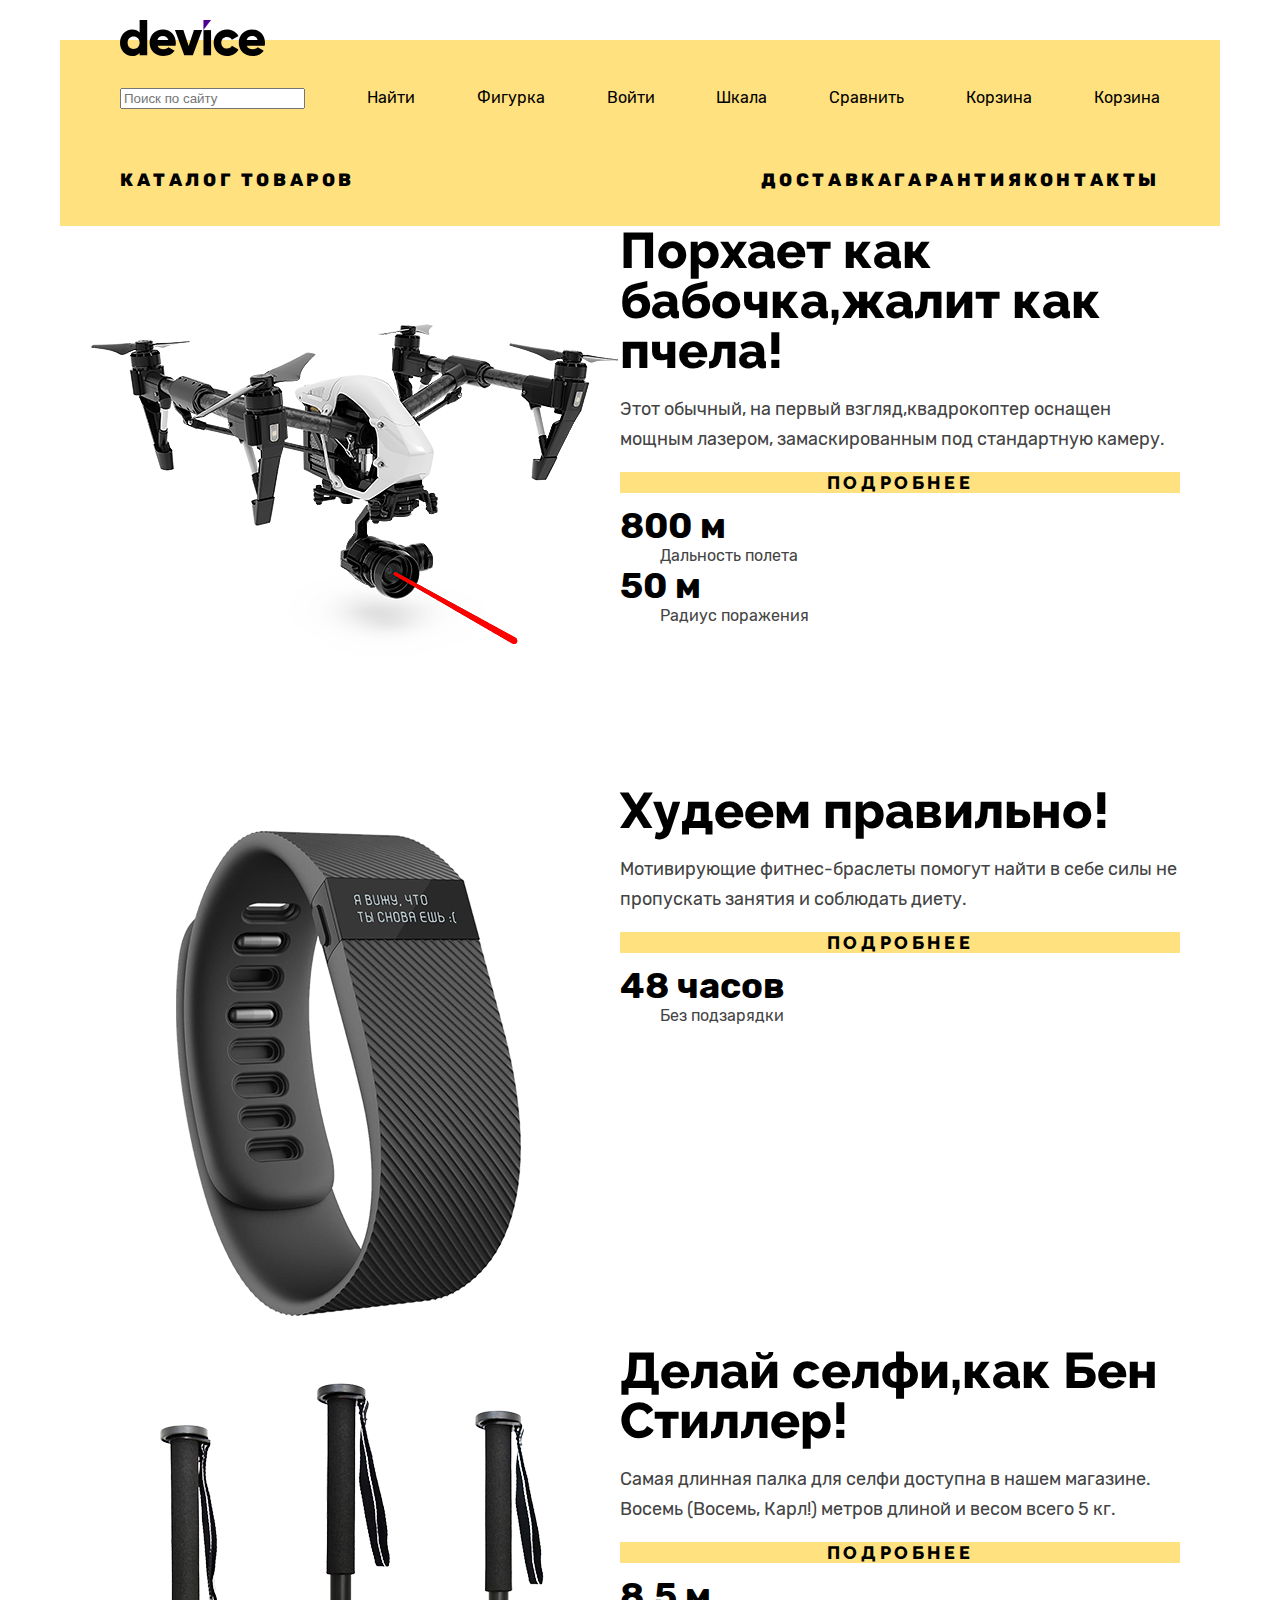
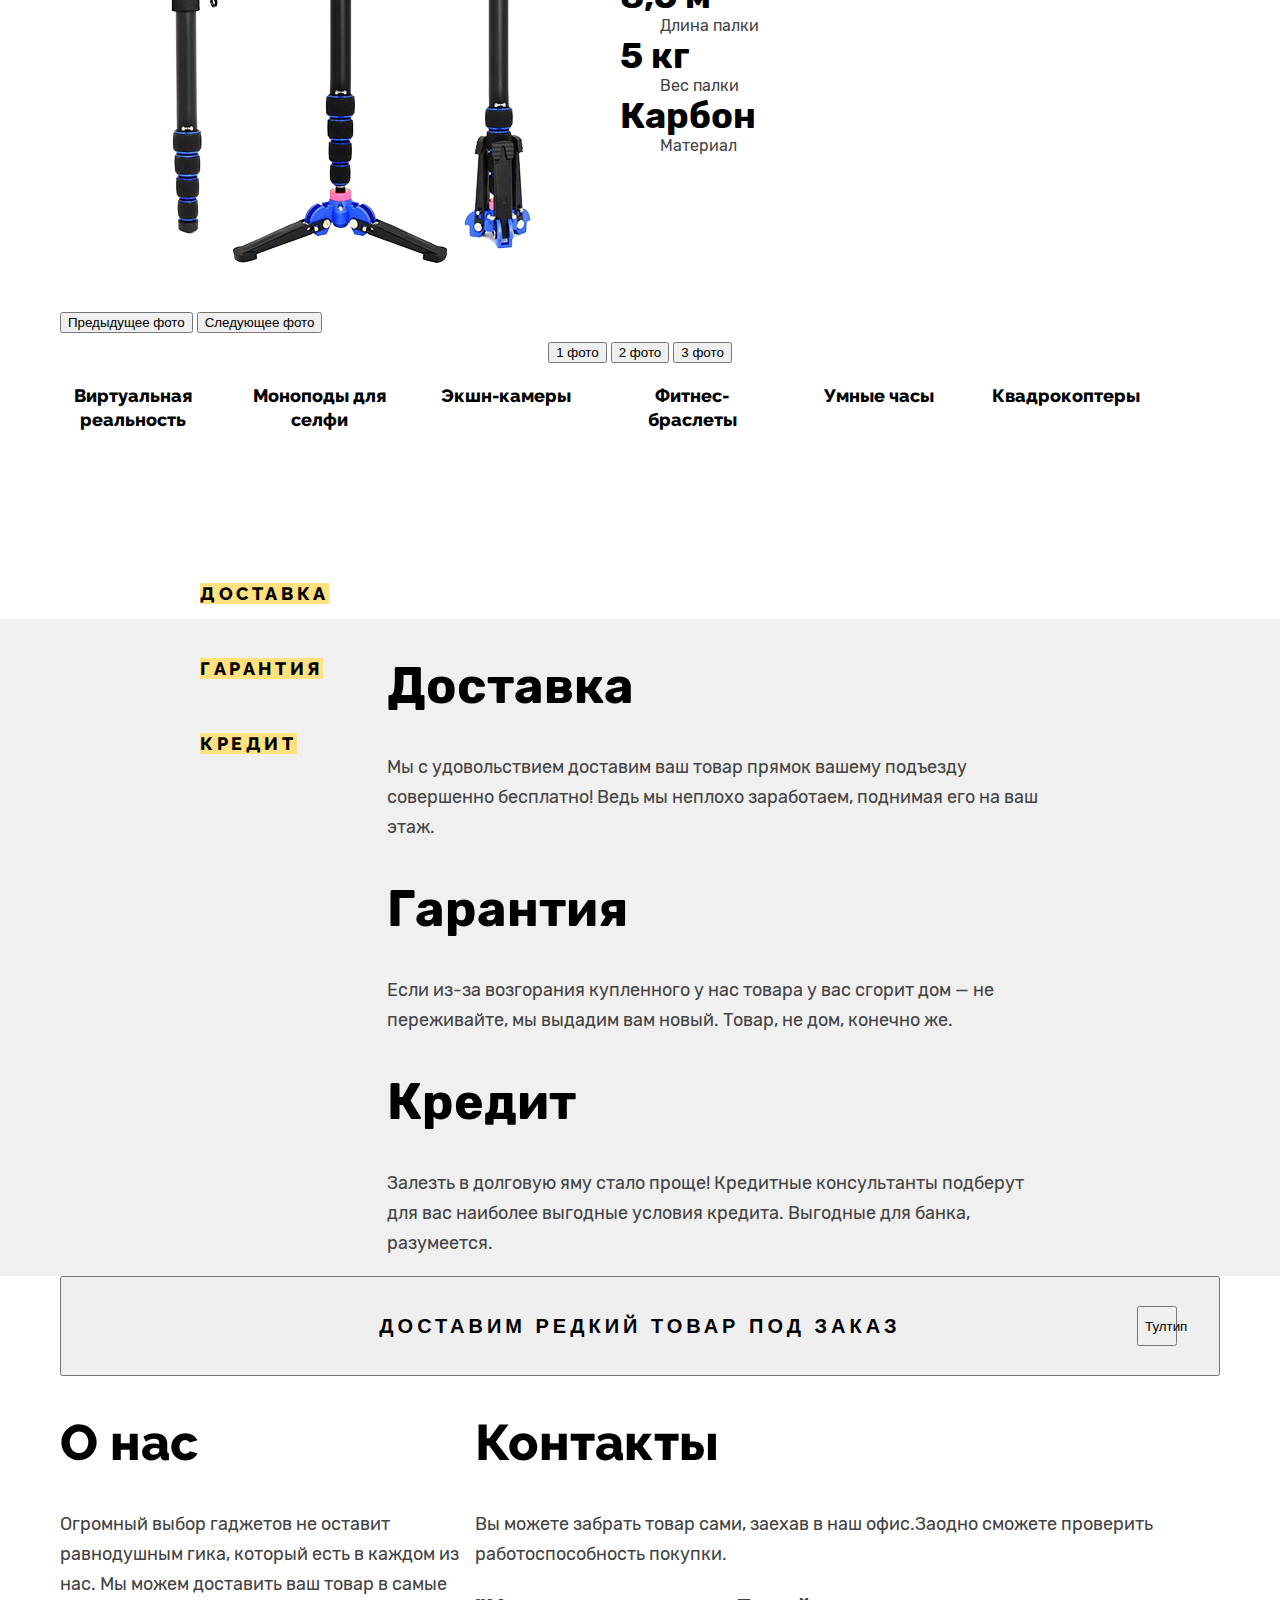
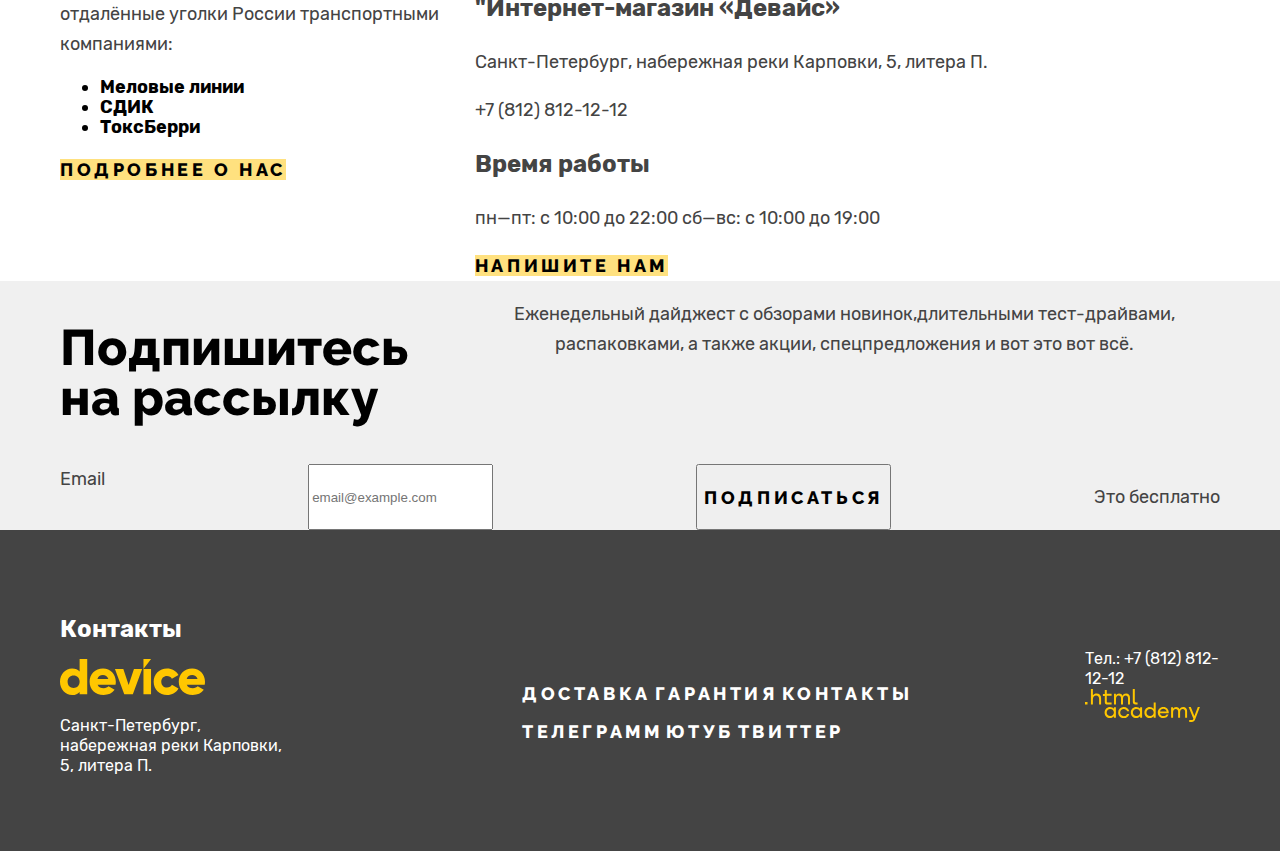
<file: 5/index.html>
<!DOCTYPE html>
<html lang="ru">

  <head>
    <meta charset="utf-8">
    <title>HTML Academy: Девайс</title>
    <link rel="stylesheet" href="styles/styles.css">
    <link rel="stylesheet" href="https://fonts.googleapis.com/css?family=Rubik">
    <base href="https://htmlacademy-htmlcss.github.io/2192931-device-35/5/">
</head>

  <body class="body">
    <header class="header">
      <a class="logo-link" href="index.html"><img class="logo" src="images/logo/logo.svg" width="145" height="36"
          alt="Логотип «DEVICE»."></a>
      <!-- Навигация -->
      <nav class="navigation">
        <ul class="navigation-list">
          <li class="navigation-item">
            <input class="search" type="search" placeholder="Поиск по сайту">
          </li>
          <li class="navigation-item">
            <a class="navigation-link" href="#">Найти</a>
          </li>
          <li class="navigation-item">
            <a class="navigation-link" href="#"><span class="visually-hidden">Фигурка</span></a>
          </li>
          <li class="navigation-item">
            <a class="navigation-link" href="#">Войти</a>
          </li>
          <li class="navigation-item">
            <a class="navigation-link" href="#"><span class="visually-hidden">Шкала</span></a>
          </li>
          <li class="navigation-item">
            <a class="navigation-link" href="#">Сравнить</a>
          </li>
          <li class="navigation-item">
            <a class="navigation-link" href="#"><span class="visually-hidden">Корзина</span></a>
          </li>
          <li class="navigation-item">
            <a class="navigation-link" href="#">Корзина</a>
          </li>
        </ul>
        <ul class="navigation-list-user">
          <li class="navigation-item">
            <a href="#" class="navigation-catalog-link">Каталог товаров</a>
            <ul>
              <li class="navigation-item">
                <ul class="navigation-catalog">
                  <li class="navigation-item">
                    <a class="navigation-link" href="#">Виртуальная реальность</a>
                  </li>
                  <li class="navigation-item">
                    <a class="navigation-link" href="#">Моноподы для cелфи</a>
                  </li>
                  <li class="navigation-item">
                    <a class="navigation-link" href="#">Экшн-камеры</a>
                  </li>
                </ul>
              </li>
              <li class="navigation-item">
                <ul class="navigation-catalog">
                  <li class="navigation-item">
                    <a class="navigation-link" href="#">Фитнес-браслеты</a>
                  </li>
                  <li class="navigation-item">
                    <a class="navigation-link" href="#">Умные часы</a>
                  </li>
                </ul>
              </li>
              <li class="navigation-item">
                <ul class="navigation-catalog">
                  <li class="navigation-item">
                    <a class="navigation-link" href="#">Квадрокоптеры</a>
                  </li>
                </ul>
              </li>
            </ul>
          </li>

          <li class="navigation-item">
            <a href="#" class="navigation-catalog-link">Доставка</a>
          </li>
          <li class="navigation-item">
            <a href="#" class="navigation-catalog-link">Гарантия</a>
          </li>
          <li class="navigation-item">
            <a href="#" class="navigation-catalog-link">Контакты</a>
          </li>
        </ul>
      </nav>
    </header>
    <!--main-->
    <main class="main-container main-index">
      <div class="page-container">
        <section class="slider">
          <div class="slide">
            <img class="slider-image" src="images/sliders/slider.png" width="560" height="560" alt="Квадракоптер.">
            <div class="slider-container">
              <h2 class="slider-title">Порхает как бабочка,жалит как пчела!</h2>
              <p class="slider-text">
                Этот обычный, на первый взгляд,квадрокоптер оснащен мощным
                лазером, замаскированным под стандартную камеру.
              </p>
              <a class="slider-link" href="#">Подробнее</a>
              <dl class="slider-options">
                <div class="slider-options-element">
                  <dt class="slider-options-index"><b>800 м</b></dt>
                  <dd>Дальность полета</dd>
                </div>
                <div class="slider-options-element">
                  <dt class="slider-options-index"><b>50 м</b></dt>
                  <dd>Радиус поражения</dd>
                </div>
              </dl>
            </div>
          </div>
          <div class="slide">
            <img class="slider-image" src="images/sliders/slider-2.png" width="560" height="560"
              alt="Электронные часы.">
            <div class="slider-container">
              <h2 class="slider-title">Худеем правильно!</h2>
              <p class="slider-text">
                Мотивирующие фитнес-браслеты помогут найти в себе силы не
                пропускать занятия и соблюдать диету.
              </p>
              <a class="slider-link" href="#">Подробнее</a>
              <dl class="slider-options">
                <div class="slider-options-element">
                  <dt class="slider-options-index"><b>48 часов</b></dt>
                  <dd>Без подзарядки</dd>
                </div>
              </dl>
            </div>
          </div>
          <div class="slide">
            <img class="slider-image" src="images/sliders/slider-3.png" width="560" height="560" alt="Селфи-палки.">
            <div class="slider-container">
              <h2 class="slider-title">Делай селфи,как Бен Стиллер!</h2>
              <p class="slider-text">
                Самая длинная палка для селфи доступна в нашем магазине. Восемь
                (Восемь, Карл!) метров длиной и весом всего 5 кг.
              </p>
              <a class="slider-link" href="#">Подробнее</a>
              <dl class="slider-options">
                <div class="slider-options-element">
                  <dt class="slider-options-index"><b>8,5 м</b></dt>
                  <dd>Длина палки</dd>
                </div>
                <div class="slider-options-element">
                  <dt class="slider-options-index"><b>5 кг</b></dt>
                  <dd>Вес палки</dd>
                </div>
                <div class="slider-options-element">
                  <dt class="slider-options-index"><b>Карбон</b></dt>
                  <dd>Материал</dd>
                </div>
              </dl>
            </div>
          </div>
          <button class="slider-button slider-prev">
            <span class="visually-hidden">Предыдущее фото</span>
          </button>
          <button class="slider-button slider-next">
            <span class="visually-hidden">Следующее фото</span>
          </button>

          <div class="slider-pagination">
            <button class="slider-pagination-button slider-pagination-button-current" type="button">
              <span class="visually-hidden">1 фото</span>
            </button>
            <button class="slider-pagination-button">
              <span class="visually-hidden">2 фото</span>
            </button>
            <button class="slider-pagination-button">
              <span class="visually-hidden">3 фото</span>
            </button>
          </div>
        </section>
        <!--section menu-->
        <section class="menu">
          <ul class="menu-icons">
            <li class="menu-icons-item">
              <a class="menu-rectangle-link" href="#">Виртуальная реальность</a>
            </li>
            <li class="menu-icons-item">
              <a class="menu-rectangle-link" href="#">Моноподы для селфи</a>
            </li>
            <li class="menu-icons-item">
              <a class="menu-rectangle-link" href="#">Экшн-камеры</a>
            </li>
            <li class="menu-icons-item">
              <a class="menu-rectangle-link" href="#">Фитнес-браслеты</a>
            </li>
            <li class="menu-icons-item">
              <a class="menu-rectangle-link" href="#">Умные часы</a>
            </li>
            <li class="menu-icons-item">
              <a class="menu-rectangle-link" href="#">Квадрокоптеры</a>
            </li>
          </ul>
        </section>
      </div>
      <!--Секция услуг-->

      <section class="services">
        <div class="page-container-services">
          <div class="service-container">
            <ul class="service">
              <li class="service-item"><a class="service-link" href="#">Доставка</a></li>
              <li class="service-item"><a class="service-link" href="#">Гарантия</a></li>
              <li class="service-item"><a class="service-link" href="#">Кредит</a></li>
            </ul>
          </div>
          <div class="service-container-description">
            <ul class="service-description">
              <li class="service-item">
                <h2 class="service-title">Доставка</h2>
                <p class="service-information">
                  Мы с удовольствием доставим ваш товар прямок вашему подъезду
                  совершенно бесплатно! Ведь мы неплохо заработаем, поднимая его
                  на ваш этаж.</p>
              </li>
              <li class="service-item">
                <h2 class="service-title">Гарантия</h2>
                <p class="service-information">Если из-за возгорания купленного у нас товара у вас сгорит дом —
                не переживайте, мы выдадим вам новый. Товар, не дом, конечно же.</p>
              </li>
              <li class="service-item">
                <h2 class="service-title">Кредит</h2>
                <p class="service-information">Залезть в долговую яму стало проще! Кредитные консультанты
                подберут для вас наиболее выгодные условия кредита. Выгодные для
                банка, разумеется.</p>
              </li>
            </ul>
          </div>
        </div>
      </section>
      <!--Секция доставки-->
      <div class="page-container">
        <section class="order">
          <div class="order-container">
            <button class="order-title" type="button">Доставим редкий товар под заказ</button>
            <button class="tooltip" type="button">Тултип</button>
          </div>
        </section>
        <!--Секция "О нас"-->
        <div class="information-container">
          <section class="aboutus">
            <h2 class="aboutus-title">О нас</h2>
            <p class="aboutus-information">
              Огромный выбор гаджетов не оставит равнодушным гика, который есть
              в каждом из нас. Мы можем доставить ваш товар в самые отдалённые
              уголки России транспортными компаниями:
            </p>
            <ul class="aboutus-list">
              <li class="aboutus-item">Меловые линии</li>
              <li class="aboutus-item">СДИК</li>
              <li class="aboutus-item">ТоксБерри</li>
            </ul>
            <a class="button-feedback" href="#">Подробнее о нас</a>
          </section>
          <!--Секция контактов-->
          <section class="contacts">
            <h2 class="contacts-title">Контакты</h2>
            <p class="contacts-information">
              Вы можете забрать товар сами, заехав в наш офис.Заодно сможете
              проверить работоспособность покупки.
            </p>
            <h3 class="contacts-subtitle">"Интернет-магазин «Девайс»</h3>
            <address class="contacts-address">
              <p class="contacts-address-text">
                Санкт-Петербург, набережная реки Карповки, 5, литера П.
              </p>
              <a class="contacts-phone" href="tel:++78128121212">+7 (812) 812-12-12</a>
            </address>
            <h3 class="contacts-subtitle">Время работы</h3>
            <p class="contacts-schedule">
              пн—пт: с 10:00 до 22:00 сб—вс: с 10:00 до 19:00
            </p>
            <a class="button button-feedback" href="#">Напишите нам</a>
          </section>
        </div>
      </div>
      <form class="newsletter-form" action="https://echo.htmlacademy.ru/" method="post">
        <div class="newsletter-form-container">
          <div class="form-container">
            <h2 class="mailing-title">Подпишитесь на рассылку</h2>
            <p class="mailing-text">
              Еженедельный дайджест с обзорами новинок,длительными
              тест-драйвами, распаковками, а также акции, спецпредложения и вот
              это вот всё.
            </p>
          </div>
          <div class="newsletter-container">
            <label for="newsletter-email">Email</label>
            <input class="field" placeholder="email@example.com" type="email" name="newsletter-email"
              id="newsletter-email" required>
            <button class="button newsletter-button" type="submit">
              Подписаться
            </button>
            <p class="priceless">Это бесплатно</p>
          </div>
        </div>
      </form>

    </main>
    <footer class="page-footer">
      <div class="page-footer-container">
        <section class="footer-contacts">
          <h2 class="visually-hidden">Контакты</h2>
          <a href="index.html"><img class="footer-contacts-logo" src="images/logo/logo_yellow.svg" width="145"
              height="36" alt="Логотип «DEVICE»."></a>
          <address class="footer-address">
            <p class="footer-address-text">
              Санкт-Петербург, набережная реки Карповки, 5, литера П.
            </p>
          </address>
        </section>
        <section class="footer-prices">
          <ul class="footer-prices-list">
            <li class="footer-prices-item">
              <a class="footer-prices-link" href="#">Доставка</a>
            </li>
            <li class="footer-prices-item">
              <a class="footer-prices-link" href="#">Гарантия</a>
            </li>
            <li class="footer-prices-item">
              <a class="footer-prices-link" href="#">Контакты</a>
            </li>
          </ul>
          <ul class="footer-social-list">
            <li class="footer-social-item">
              <a class="button" href="https://t.me/htmlacademy"><span class="visually-hidden">Телеграмм</span></a>
            </li>
            <li class="footer-social-item">
              <a class="button" href="https://www.youtube.com/user/htmlacademyru"><span
                  class="visually-hidden">Ютуб</span></a>
            </li>
            <li class="footer-social-item">
              <a class="button" href="https://twitter.com/htmlacademy_ru"><span
                  class="visually-hidden">Твиттер</span></a>
            </li>
          </ul>
        </section>
        <section class="footer-contacts-user">
          <ul class="footer-contacts-user-list">
            <li class="footer-contacts-user-item">
              <a class="footer-contacts-address-phone" href="tel:+78128121212">Тел.: +7 (812) 812-12-12</a>
            </li>
            <li class="footer-contacts-user-item">
              <a href="https://htmlacademy.ru/"><img class="footer-contacts-user-logo"
                  src="images/logo/logo_htmlacademy.svg" width="115" height="33" alt="Логотип «html.academy»."></a>
            </li>
          </ul>
        </section>
      </div>
    </footer>
  </body>

</html>
</file>
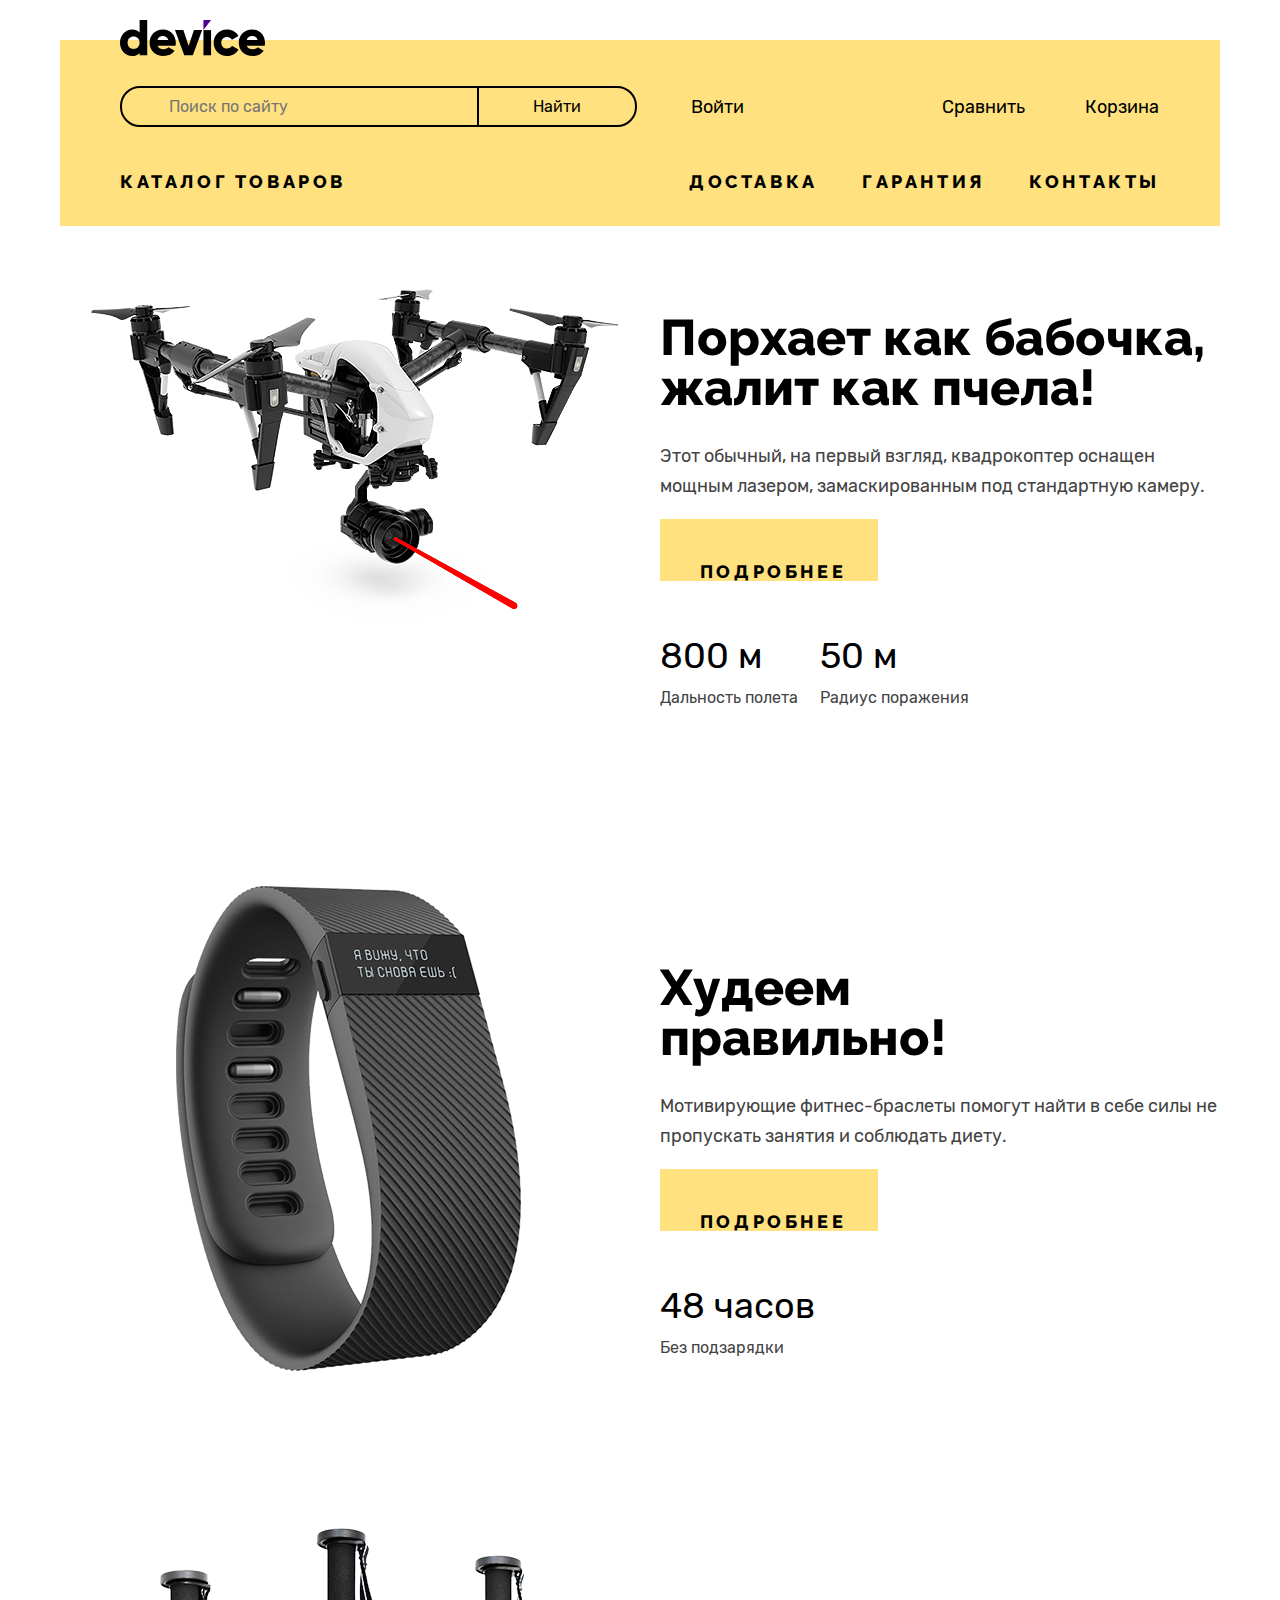
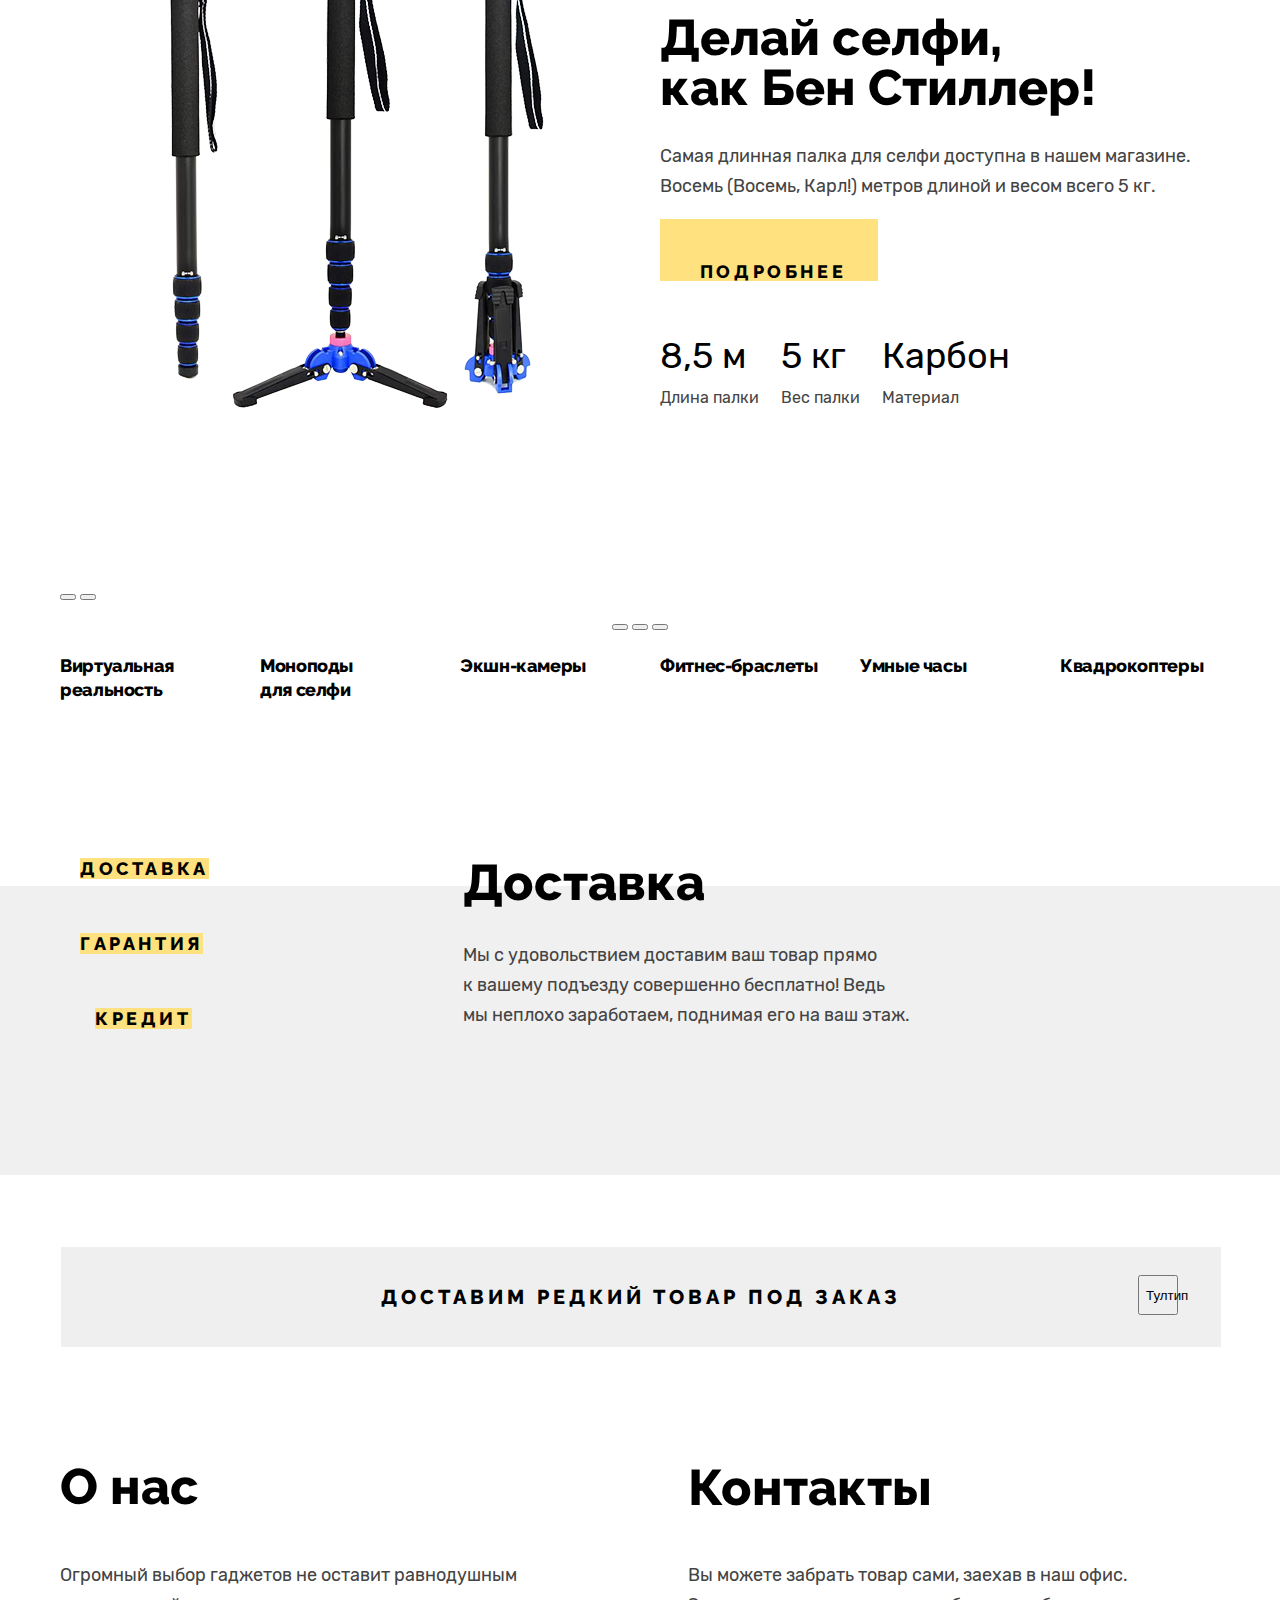
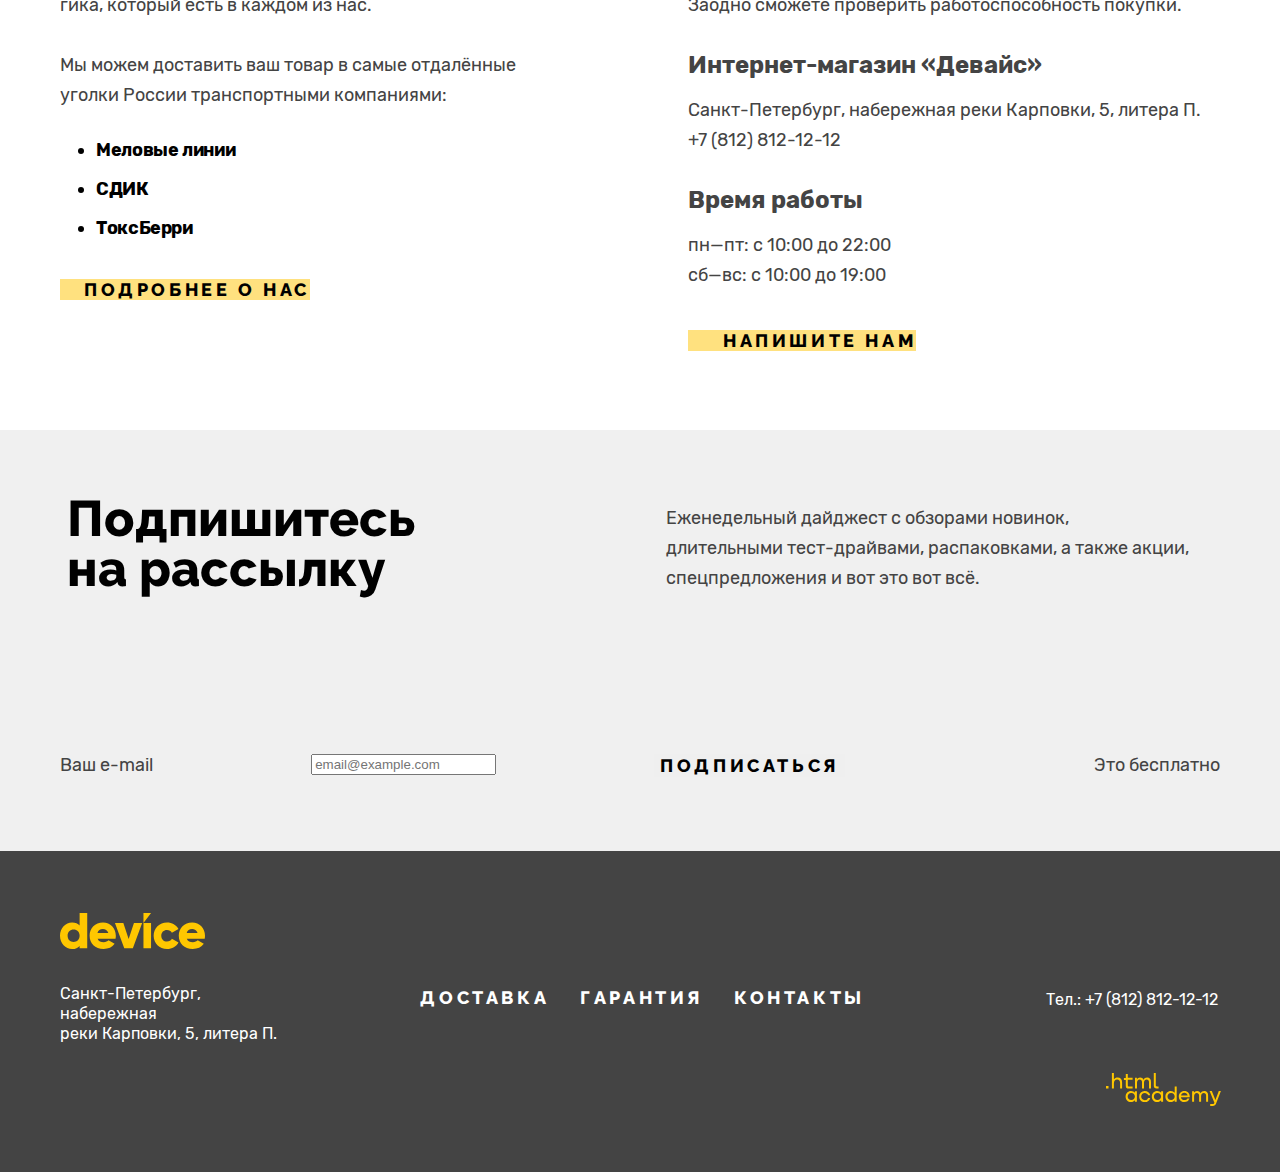
<file: 6/index.html>
<!DOCTYPE html>
<html lang="ru">

  <head>
    <meta charset="utf-8">
    <title>HTML Academy: Девайс</title>
    <link rel="stylesheet" href="styles/styles.css">
    <link rel="stylesheet" href="https://fonts.googleapis.com/css?family=Rubik">
    <base href="https://htmlacademy-htmlcss.github.io/2192931-device-35/6/">
</head>

  <body class="body">
    <header class="header">
      <a class="logo-link" href="index.html"><img class="logo" src="images/logo/logo.svg" width="145" height="36"
          alt="Логотип «DEVICE»."></a>
      <!-- Навигация -->
      <nav class="navigation">
        <ul class="navigation-list">
          <div class="navigation-search">
            <li class="navigation-item-hidden">
              <a class="navigation-link" href="#"><span class="visually-hidden">Лупа</span></a>
            </li>
            <li class="navigation-item">
              <input class="search" type="search" placeholder="Поиск по сайту">
            </li>
          </div>
          <div class="navigation-in">
            <li class="navigation-item">
              <a class="navigation-link" href="#">Найти</a>
            </li>
          </div>

          <div class="navigation-scale">
            <li class="navigation-item-hidden">
              <a class="navigation-link" href="#"><span class="visually-hidden">Фигурка</span></a>
            </li>
            <li class="navigation-item">
              <a class="navigation-link" href="#">Войти</a>
            </li>
          </div>

          <div class="navigation-compare">
            <li class="navigation-item-hidden">
              <a class="navigation-link" href="#"><span class="visually-hidden">Шкала</span></a>
            </li>
            <li class="navigation-item">
              <a class="navigation-link" href="#">Сравнить</a>
            </li>
          </div>
          <div class="navigation-basket">
            <li class="navigation-item-hidden">
              <a class="navigation-link" href="#"><span class="visually-hidden">Корзина</span></a>
            </li>
            <li class="navigation-item">
              <a class="navigation-link" href="#">Корзина</a>
            </li>
          </div>
        </ul>
        <ul class="navigation-list-user">
          <li class="navigation-item">
            <a href="#" class="navigation-catalog-link-user">Каталог товаров</a>
            <ul>
              <li class="navigation-item">
                <ul class="navigation-catalog">
                  <li class="navigation-item">
                    <a class="navigation-link" href="#">Виртуальная реальность</a>
                  </li>
                  <li class="navigation-item">
                    <a class="navigation-link" href="#">Моноподы для cелфи</a>
                  </li>
                  <li class="navigation-item">
                    <a class="navigation-link" href="#">Экшн-камеры</a>
                  </li>
                </ul>
              </li>
              <li class="navigation-item">
                <ul class="navigation-catalog">
                  <li class="navigation-item">
                    <a class="navigation-link" href="#">Фитнес-браслеты</a>
                  </li>
                  <li class="navigation-item">
                    <a class="navigation-link" href="#">Умные часы</a>
                  </li>
                </ul>
              </li>
              <li class="navigation-item">
                <ul class="navigation-catalog">
                  <li class="navigation-item">
                    <a class="navigation-link" href="#">Квадрокоптеры</a>
                  </li>
                </ul>
              </li>
            </ul>
          </li>
          <div class="header-catalog">
            <li class="navigation-item">
              <a href="#" class="navigation-catalog-link">Доставка</a>
            </li>
            <li class="navigation-item">
              <a href="#" class="navigation-catalog-link">Гарантия</a>
            </li>
            <li class="navigation-item">
              <a href="#" class="navigation-catalog-link">Контакты</a>
            </li>
          </div>
        </ul>
      </nav>
    </header>
    <!--main-->
    <main class="main-container main-index">
      <div class="page-container">
        <section class="slider">
          <div class="slide">
            <img class="slider-image" src="images/sliders/slider.png" width="560" height="560" alt="Квадракоптер.">
            <div class="slider-container">
              <h2 class="slider-title">Порхает как бабочка,<br>жалит как пчела!</h2>
              <p class="slider-text">
                Этот обычный, на первый взгляд, квадрокоптер оснащен мощным
                лазером, замаскированным под стандартную камеру.
              </p>
              <a class="slider-link" href="#">Подробнее</a>
              <dl class="slider-options">
                <div class="slider-options-element">
                  <dt class="slider-options-index">800 м</dt>
                  <dd class="slider-option">Дальность полета</dd>
                </div>
                <div class="slider-options-element-radius">
                  <dt class="slider-options-index">50 м</dt>
                  <dd class="slider-option">Радиус поражения</dd>
                </div>
              </dl>
            </div>
          </div>
          <div class="slide">
            <img class="slider-image" src="images/sliders/slider-2.png" width="560" height="560"
              alt="Электронные часы.">
            <div class="slider-container">
              <h2 class="slider-title">Худеем<br> правильно!</h2>
              <p class="slider-text">
                Мотивирующие фитнес-браслеты помогут найти в себе силы не
                пропускать занятия и соблюдать диету.
              </p>
              <a class="slider-link" href="#">Подробнее</a>
              <dl class="slider-options">
                <div class="slider-options-element">
                  <dt class="slider-options-index">48 часов</dt>
                  <dd class="slider-option">Без подзарядки</dd>
                </div>
              </dl>
            </div>
          </div>
          <div class="slide">
            <img class="slider-image" src="images/sliders/slider-3.png" width="560" height="560" alt="Селфи-палки.">
            <div class="slider-container">
              <h2 class="slider-title">Делай селфи,<br>как Бен Стиллер!</h2>
              <p class="slider-text">
                Самая длинная палка для селфи доступна в нашем магазине. Восемь
                (Восемь, Карл!) метров длиной и весом всего 5 кг.
              </p>
              <a class="slider-link" href="#">Подробнее</a>
              <dl class="slider-options">
                <div class="slider-options-element">
                  <dt class="slider-options-index">8,5 м</dt>
                  <dd class="slider-option">Длина палки</dd>
                </div>
                <div class="slider-options-element">
                  <dt class="slider-options-index">5 кг</dt>
                  <dd class="slider-option">Вес палки</dd>
                </div>
                <div class="slider-options-element">
                  <dt class="slider-options-index">Карбон</dt>
                  <dd class="slider-option">Материал</dd>
                </div>
              </dl>
            </div>
          </div>
          <button class="slider-button slider-prev">
            <span class="visually-hidden">Предыдущее фото</span>
          </button>
          <button class="slider-button slider-next">
            <span class="visually-hidden">Следующее фото</span>
          </button>

          <div class="slider-pagination">
            <button class="slider-pagination-button slider-pagination-button-current" type="button">
              <span class="visually-hidden">1 фото</span>
            </button>
            <button class="slider-pagination-button">
              <span class="visually-hidden">2 фото</span>
            </button>
            <button class="slider-pagination-button">
              <span class="visually-hidden">3 фото</span>
            </button>
          </div>
        </section>
        <!--section menu-->
        <section class="menu">
          <ul class="menu-icons">
            <li class="menu-icons-item">
              <a class="menu-rectangle-link" href="#">Виртуальная реальность</a>
            </li>
            <li class="menu-icons-item">
              <a class="menu-rectangle-link" href="#">Моноподы<br> для селфи</a>
            </li>
            <li class="menu-icons-item">
              <a class="menu-rectangle-link" href="#">Экшн-камеры</a>
            </li>
            <li class="menu-icons-item">
              <a class="menu-rectangle-link-item" href="#">Фитнес-браслеты</a>
            </li>
            <li class="menu-icons-item">
              <a class="menu-rectangle-link" href="#">Умные часы</a>
            </li>
            <li class="menu-icons-item">
              <a class="menu-rectangle-link" href="#">Квадрокоптеры</a>
            </li>
          </ul>
        </section>
      </div>
      <!--Секция услуг-->

      <section class="services">
        <div class="page-container-services">
          <div class="service-container">
            <ul class="service">
              <li class="service-item"><a class="service-link" href="#">Доставка</a></li>
              <li class="service-item"><a class="service-link" href="#">Гарантия</a></li>
              <li class="service-item-credit"><a class="service-link" href="#">Кредит</a></li>
            </ul>
          </div>
          <div class="service-container-description">
            <ul class="service-description">
              <li class="service-item">
                <h2 class="service-title">Доставка</h2>
                <p class="service-information">
                  Мы с удовольствием доставим ваш товар прямо<br>к вашему подъезду
                  совершенно бесплатно! Ведь<br> мы неплохо заработаем, поднимая его
                  на ваш этаж.</p>
              </li>
              <li class="service-item">
                <h2 class="service-title" hidden>Гарантия</h2>
                <p class="service-information" hidden>Если из-за возгорания купленного у нас товара у вас сгорит дом —
                  не переживайте, мы выдадим вам новый. Товар, не дом, конечно же.</p>
              </li>
              <li class="service-item">
                <h2 class="service-title" hidden>Кредит</h2>
                <p class="service-information" hidden>Залезть в долговую яму стало проще! Кредитные консультанты
                  подберут для вас наиболее выгодные условия кредита. Выгодные для
                  банка, разумеется.</p>
              </li>
            </ul>
          </div>
        </div>
      </section>
      <!--Секция доставки-->
      <div class="page-container">
        <section class="order">
          <div class="order-container">
            <button class="order-title" type="button">Доставим редкий товар под заказ</button>
            <button class="tooltip" type="button">Тултип</button>
          </div>
        </section>
        <!--Секция "О нас"-->
        <div class="information-container">
          <section class="aboutus">
            <h2 class="aboutus-title">О нас</h2>
            <p class="aboutus-information">
              Огромный выбор гаджетов не оставит равнодушным<br> гика, который есть
              в каждом из нас.</p>
            <p class="aboutus-information-text">Мы можем доставить ваш товар в самые отдалённые
              уголки России транспортными компаниями:</p>
            </p>
            <ul class="aboutus-list">
              <li class="aboutus-item">Меловые линии</li>
              <li class="aboutus-item">СДИК</li>
              <li class="aboutus-item">ТоксБерри</li>
            </ul>
            <a class="button-feedback" href="#">Подробнее о нас</a>
          </section>
          <!--Секция контактов-->
          <section class="contacts">
            <h2 class="contacts-title">Контакты</h2>
            <p class="contacts-information">
              Вы можете забрать товар сами, заехав в наш офис.<br> Заодно сможете
              проверить работоспособность покупки.
            </p>
            <h3 class="contacts-subtitle">Интернет-магазин «Девайс»</h3>
            <address class="contacts-address">
              <p class="contacts-address-text">
                Санкт-Петербург, набережная реки Карповки, 5, литера П.
              </p>
              <a class="contacts-phone" href="tel:++78128121212">+7 (812) 812-12-12</a>
            </address>
            <h3 class="contacts-subtitle">Время работы</h3>
            <p class="contacts-schedule">
              пн—пт: с 10:00 до 22:00<br> сб—вс: с 10:00 до 19:00
            </p>
            <a class="button-button-feedback" href="#">Напишите нам</a>
          </section>
        </div>
      </div>
      <form class="newsletter-form" action="https://echo.htmlacademy.ru/" method="post">
        <div class="newsletter-form-container">
          <div class="form-container">
            <h2 class="mailing-title">Подпишитесь на рассылку</h2>
            <p class="mailing-text">
              Еженедельный дайджест с обзорами новинок,<br>длительными
              тест-драйвами, распаковками, а также акции,<br> спецпредложения и вот
              это вот всё.
            </p>
          </div>
          <div class="newsletter-container">
            <label for="newsletter-email">Ваш e-mail</label>
            <input class="field" placeholder="email@example.com" type="email" name="newsletter-email"
              id="newsletter-email" required>
            <button class="button newsletter-button" type="submit">
              Подписаться
            </button>
            <p class="priceless">Это бесплатно</p>
          </div>
        </div>
      </form>

    </main>
    <footer class="page-footer">
      <div class="page-footer-container">
        <section class="footer-contacts">
          <div class="footer-contacts-container">
            <h2 class="visually-hidden">Контакты</h2>
            <a href="index.html"><img class="footer-contacts-logo" src="images/logo/logo_yellow.svg" width="145"
                height="36" alt="Логотип «DEVICE»."></a>
            <address class="footer-address">
              <p class="footer-address-text">
                Санкт-Петербург, набережная<br> реки Карповки, 5, литера П.
              </p>
            </address>
          </div>
        </section>
        <section class="footer-prices">
          <ul class="footer-prices-list">
            <li class="footer-prices-item">
              <a class="footer-prices-link" href="#">Доставка</a>
            </li>
            <li class="footer-prices-item">
              <a class="footer-prices-link" href="#">Гарантия</a>
            </li>
            <li class="footer-prices-item">
              <a class="footer-prices-link" href="#">Контакты</a>
            </li>
          </ul>
          <ul class="footer-social-list">
            <li class="footer-social-item">
              <a class="button" href="https://t.me/htmlacademy"><span class="visually-hidden">Телеграмм</span></a>
            </li>
            <li class="footer-social-item">
              <a class="button" href="https://www.youtube.com/user/htmlacademyru"><span
                  class="visually-hidden">Ютуб</span></a>
            </li>
            <li class="footer-social-item">
              <a class="button" href="https://twitter.com/htmlacademy_ru"><span
                  class="visually-hidden">Твиттер</span></a>
            </li>
          </ul>
        </section>
        <section class="footer-contacts-user">
          <ul class="footer-contacts-user-list">
            <li class="footer-contacts-user-item">
              <a class="footer-contacts-address-phone" href="tel:+78128121212">Тел.: +7 (812) 812-12-12</a>
            </li>
            <li class="footer-contacts-user-item">
              <a href="https://htmlacademy.ru/"><img class="footer-contacts-user-logo"
                  src="images/logo/logo_htmlacademy.svg" width="115" height="33" alt="Логотип «html.academy»."></a>
            </li>
          </ul>
        </section>
      </div>
    </footer>
  </body>

</html>
</file>
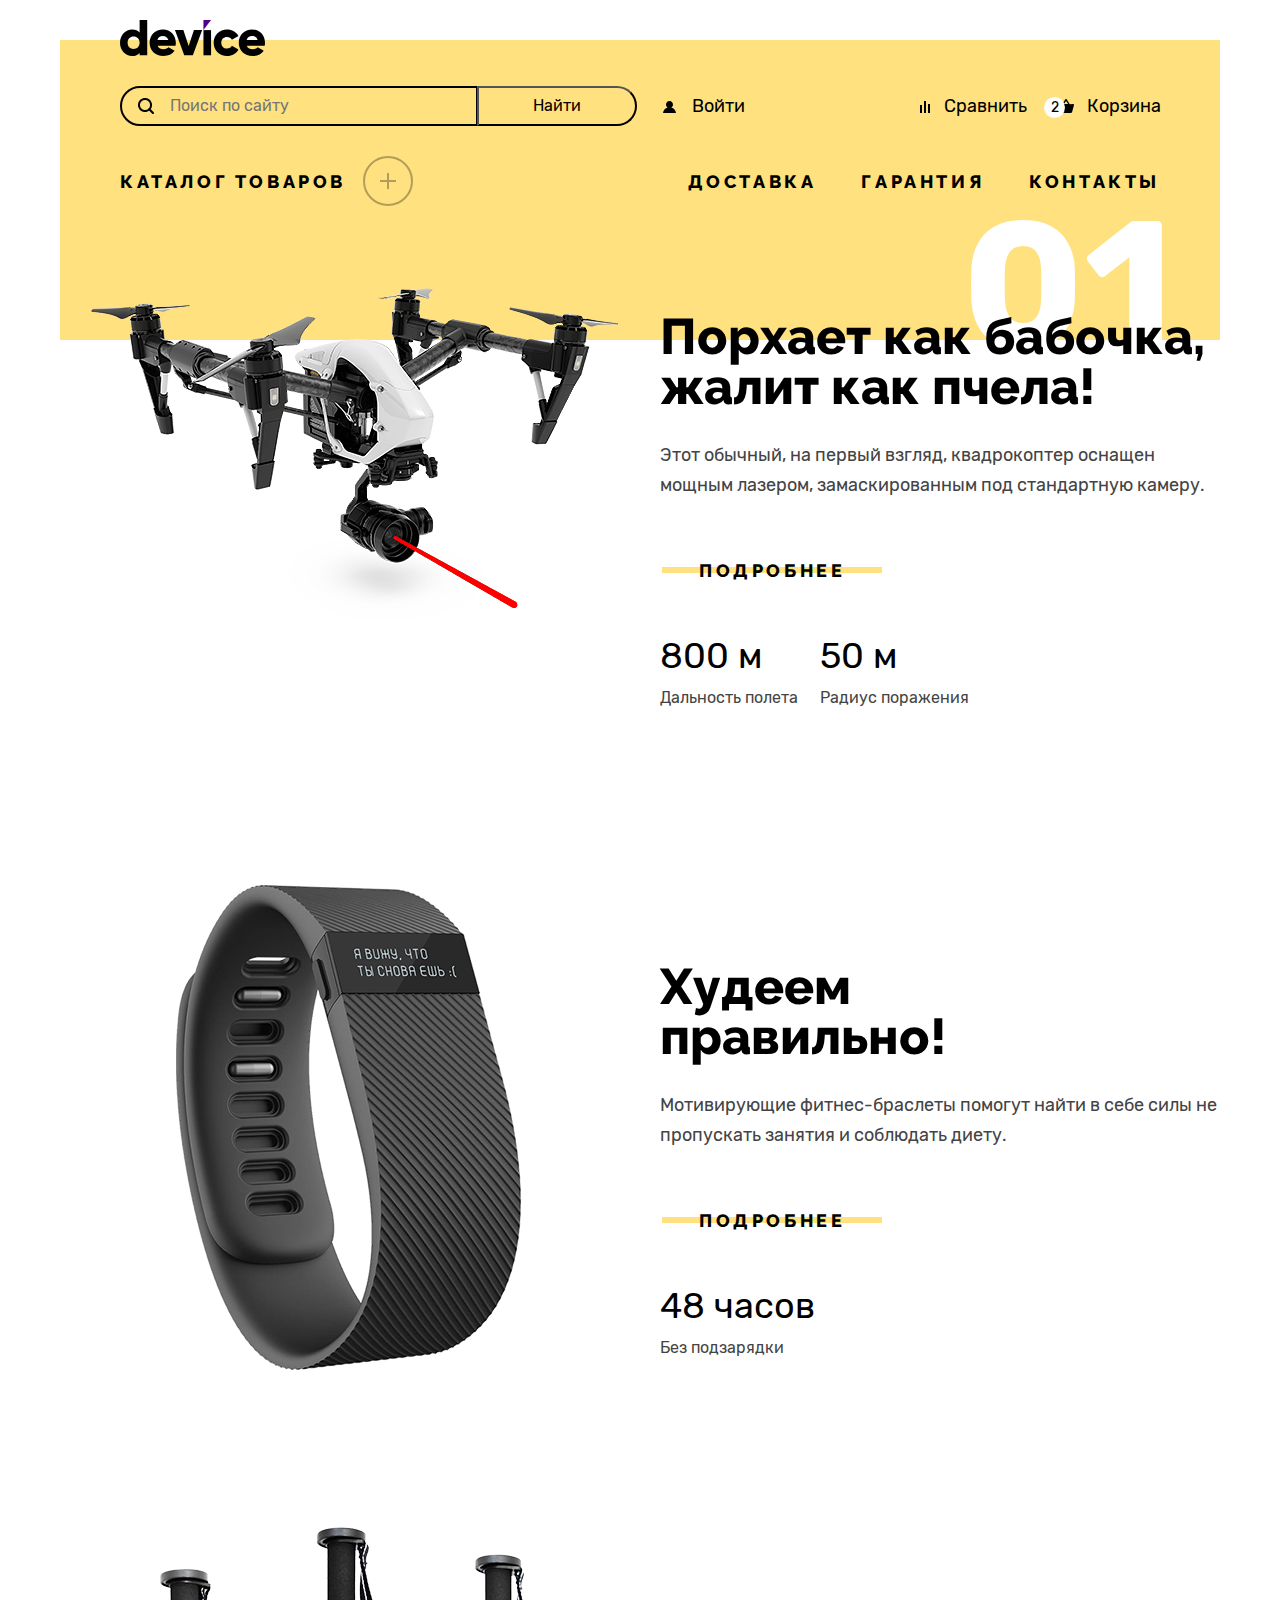
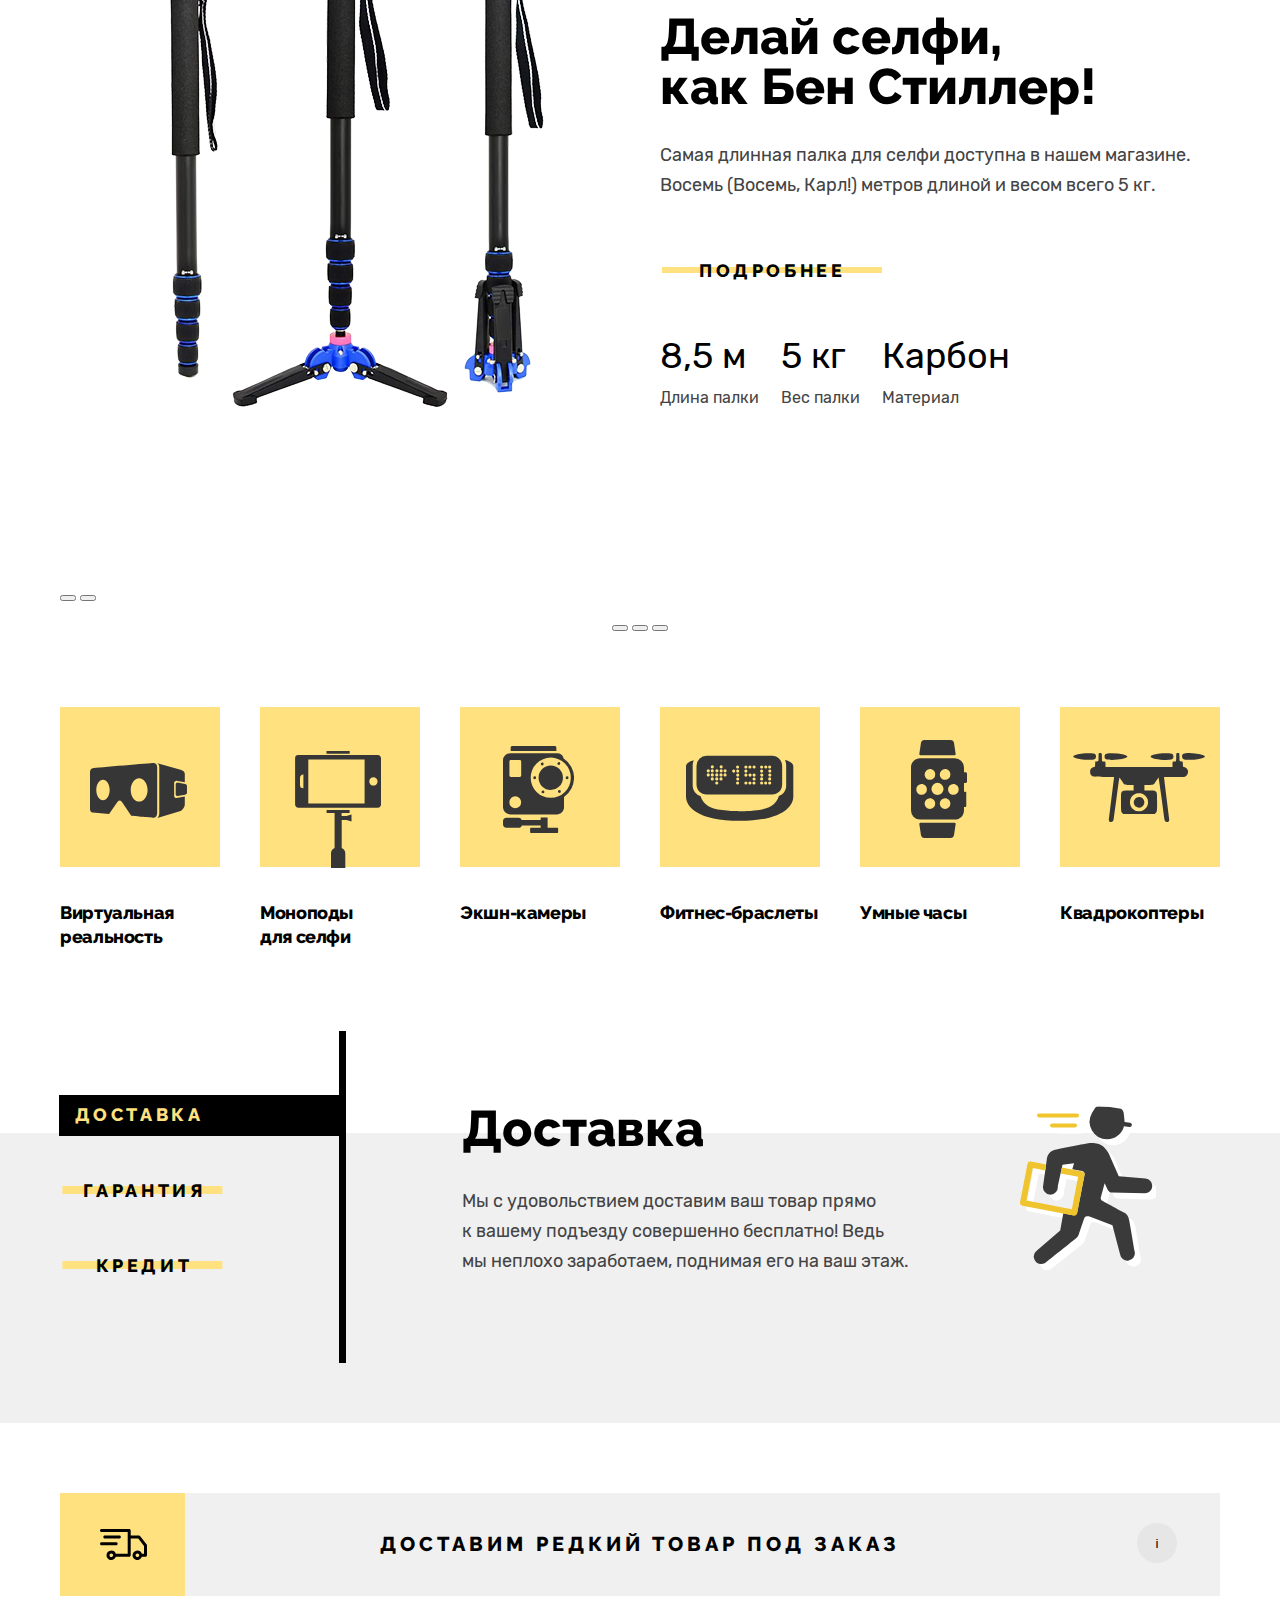
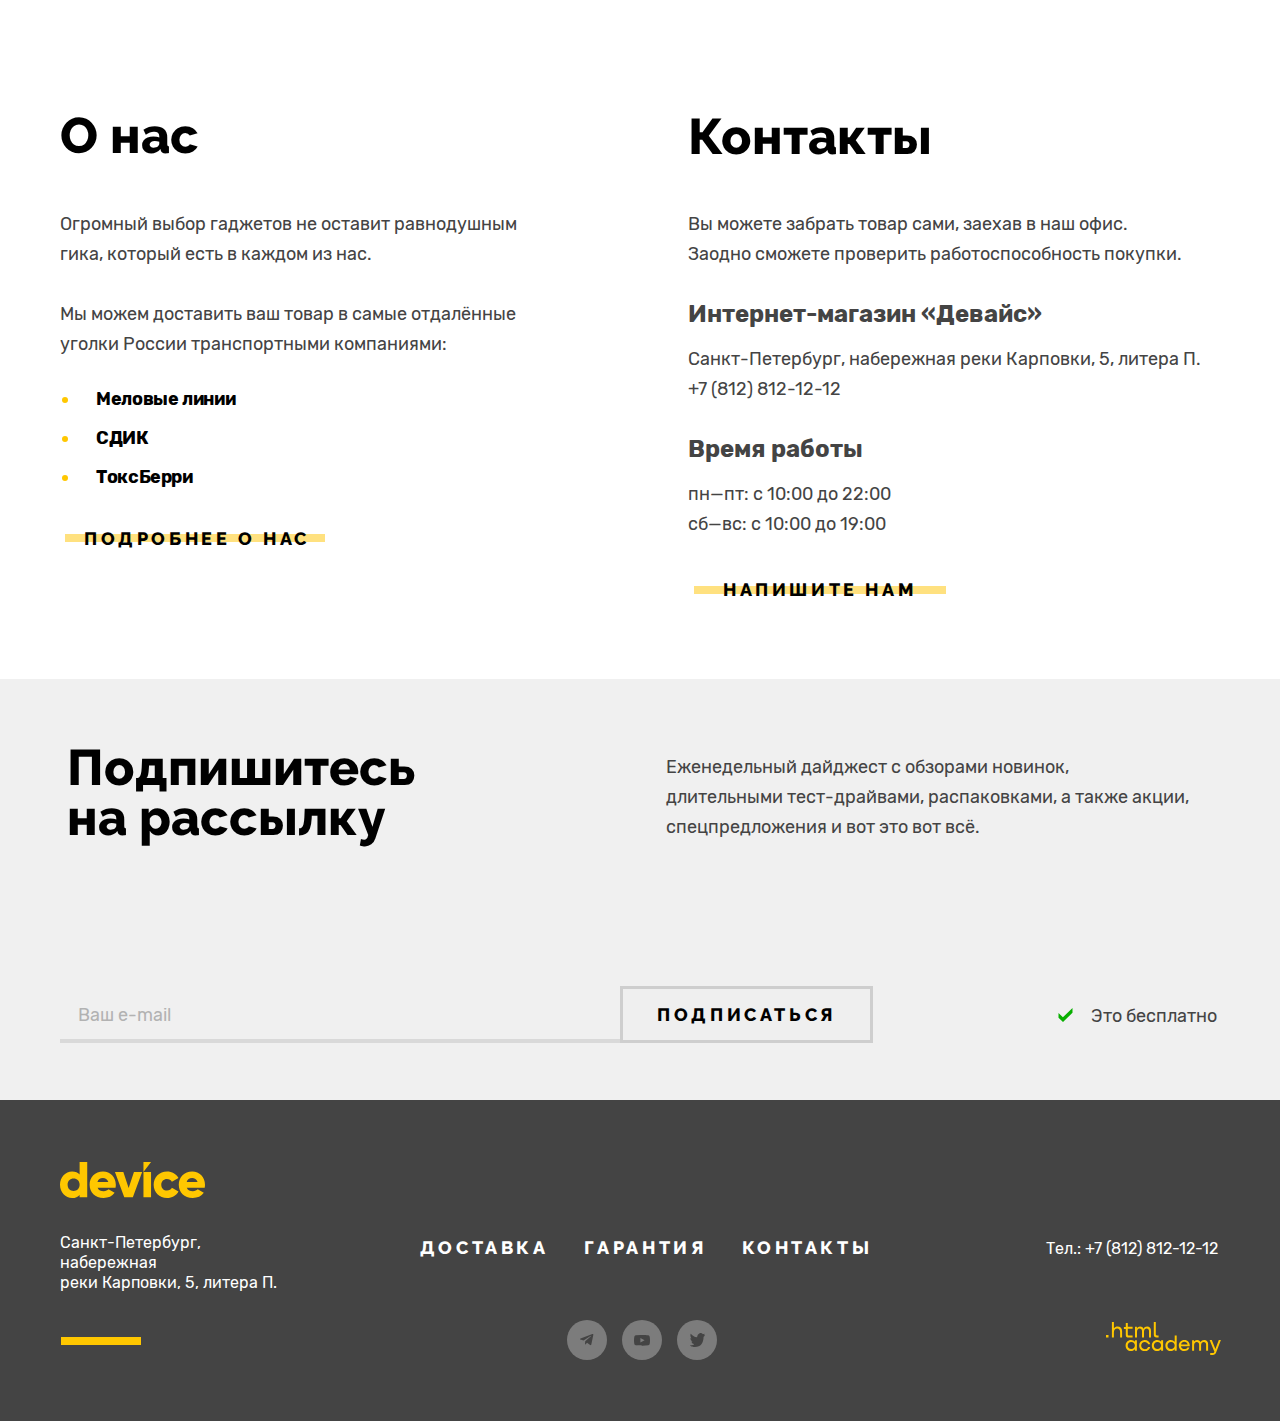
<file: 7/index.html>
<!DOCTYPE html>
<html lang="ru">
  <head>
    <meta charset="utf-8">
    <title>HTML Academy: Девайс</title>
    <link rel="stylesheet" href="styles/styles.css">
    <link rel="stylesheet" href="https://fonts.googleapis.com/css?family=Rubik">
    <base href="https://htmlacademy-htmlcss.github.io/2192931-device-35/7/">
</head>
  <body class="body">
    <header class="header">
      <a class="logo-link" href="index.html"><img class="logo" src="images/logo/logo.svg" width="145" height="36"
          alt="Логотип «DEVICE»."></a>
      <!-- Навигация -->
      <nav class="navigation">
        <form class="navigation-form" action="https://echo.htmlacademy.ru/" method="get">
          <ul class="navigation-list">
            <li class="navigation-item-hidden header-search">
              <a class="navigation-link" href="#">
                <span class="visually-hidden">Найти</span></a>
              <input class="search" type="search" placeholder="Поиск по сайту">
              <button class="navigation-button" type="submit">Найти</button>
            </li>
            <li class="navigation-item-login">
              <a class="navigation-link navigation-link-login" href="#">
                Войти</a>
            </li>
            <li class="navigation-item-compare">
              <a class="navigation-link navigation-link-compare" href="#">
                Сравнить</a>
            </li>

            <li class="navigation-item-basket">
              <a class="navigation-link navigation-link-basket" href="#">
                <span class="counter-basket">2</span>Корзина</a>
            </li>
          </ul>
        </form>
        <ul class="navigation-list-user">
          <li class="navigation-item">
            <a href="#" class="navigation-catalog-link-user menu-btn">
              Каталог товаров
            </a>
            <ul class="sub-navigation">
              <li class="sub-navigation-item">
                <ul class="sub-navigation-item-list">
                  <li class="sub-navigation-item-list-item">
                    <a class="sub-navigation-item-list-item-link" href="#">Виртуальная реальность</a>
                  </li>
                  <li class="sub-navigation-item">
                    <a class="sub-navigation-item-list-item-link" href="#">Моноподы для cелфи</a>
                  </li>
                  <li class="sub-navigation-item-list-item">
                    <a class="sub-navigation-item-list-item-link" href="#">Экшн-камеры</a>
                  </li>
                </ul>
              </li>
              <li class="sub-navigation-item-list-item">
                <ul class="navigation-catalog">
                  <li class="sub-navigation-item-list-item">
                    <a class="sub-navigation-item-list-item-link" href="#">Фитнес-браслеты</a>
                  </li>
                  <li class="sub-navigation-item-list-item">
                    <a class="sub-navigation-item-list-item-link" href="#">Умные часы</a>
                  </li>
                </ul>
              </li>
              <li class="sub-navigation-item-list-item">
                <ul class="sub-navigation-catalog">
                  <li class="sub-navigation-item-list-item">
                    <a class="sub-navigation-item-list-item-link" href="#">Квадрокоптеры</a>
                  </li>
                </ul>
              </li>
            </ul>
          </li>
          <li class="navigation-item">
            <a href="#" class="navigation-catalog-link">Доставка</a>
          </li>
          <li class="navigation-item">
            <a href="#" class="navigation-catalog-link">Гарантия</a>
          </li>
          <li class="navigation-item">
            <a href="#" class="navigation-catalog-link">Контакты</a>
          </li>

        </ul>
      </nav>
    </header>
    <!--main-->
    <main class="main-container main-index">
      <div class="page-container">
        <section class="slider">
          <div class="slide">
            <img class="slider-image" src="images/sliders/slider.png" width="560" height="560" alt="Квадракоптер.">
            <div class="slider-container">
              <h2 class="slider-title">Порхает как бабочка,<br>жалит как пчела!</h2>
              <p class="slider-text">
                Этот обычный, на первый взгляд, квадрокоптер оснащен мощным
                лазером, замаскированным под стандартную камеру.
              </p>
              <span class="slider-link-item"><a class="slider-link" href="#">Подробнее</a></span>
              <dl class="slider-options">
                <div class="slider-options-element">
                  <dt class="slider-options-index">800 м</dt>
                  <dd class="slider-option">Дальность полета</dd>
                </div>
                <div class="slider-options-element-radius">
                  <dt class="slider-options-index">50 м</dt>
                  <dd class="slider-option">Радиус поражения</dd>
                </div>
              </dl>
            </div>
          </div>
          <div class="slide">
            <img class="slider-image" src="images/sliders/slider-2.png" width="560" height="560"
              alt="Электронные часы.">
            <div class="slider-container">
              <h2 class="slider-title">Худеем<br> правильно!</h2>
              <p class="slider-text">
                Мотивирующие фитнес-браслеты помогут найти в себе силы не
                пропускать занятия и соблюдать диету.
              </p>
              <span class="slider-link-item"><a class="slider-link" href="#">Подробнее</a></span>
              <dl class="slider-options">
                <div class="slider-options-element">
                  <dt class="slider-options-index">48 часов</dt>
                  <dd class="slider-option">Без подзарядки</dd>
                </div>
              </dl>
            </div>
          </div>
          <div class="slide">
            <img class="slider-image" src="images/sliders/slider-3.png" width="560" height="560" alt="Селфи-палки.">
            <div class="slider-container">
              <h2 class="slider-title">Делай селфи,<br>как Бен Стиллер!</h2>
              <p class="slider-text">
                Самая длинная палка для селфи доступна в нашем магазине. Восемь
                (Восемь, Карл!) метров длиной и весом всего 5 кг.
              </p>
              <span class="slider-link-item"><a class="slider-link" href="#">Подробнее</a></span>
              <dl class="slider-options">
                <div class="slider-options-element">
                  <dt class="slider-options-index">8,5 м</dt>
                  <dd class="slider-option">Длина палки</dd>
                </div>
                <div class="slider-options-element">
                  <dt class="slider-options-index">5 кг</dt>
                  <dd class="slider-option">Вес палки</dd>
                </div>
                <div class="slider-options-element">
                  <dt class="slider-options-index">Карбон</dt>
                  <dd class="slider-option">Материал</dd>
                </div>
              </dl>
            </div>
          </div>
          <button class="slider-button slider-prev">
            <span class="visually-hidden">Предыдущее фото</span>
          </button>
          <button class="slider-button slider-next">
            <span class="visually-hidden">Следующее фото</span>
          </button>

          <div class="slider-pagination">
            <button class="slider-pagination-button slider-pagination-button-current" type="button">
              <span class="visually-hidden">1 фото</span>
            </button>
            <button class="slider-pagination-button">
              <span class="visually-hidden">2 фото</span>
            </button>
            <button class="slider-pagination-button">
              <span class="visually-hidden">3 фото</span>
            </button>
          </div>
        </section>
        <!--section menu-->
        <section class="menu">
          <ul class="menu-icons">
            <li class="menu-icons-item">
              <a class="menu-rectangle-link" href="#">
                <svg class="navigation-menu-icon" aria-hidden="true" focusable="false" width="97px" height="55px"
                  viewBox="0 0 97 55" fill="none" xmlns="http://www.w3.org/2000/svg">
                  <path
                    d="M84.1314 32.639V20.003C84.1314 18.694 85.1764 17.633 86.4664 17.633L94.7924 19.214V11.02C94.7924 8.66497 93.0844 7.58897 90.5904 6.75497L67.4034 0.174968C69.0194 1.56597 69.2924 2.21497 69.2924 4.57097V49.78C69.2924 52.136 68.8424 53.846 67.3254 54.99L90.5904 47.925C92.9914 47.092 94.7924 43.709 94.7924 41.353V33.44L86.4664 35.007C85.1764 35.009 84.1314 33.947 84.1314 32.639Z"
                    fill="#363636" />
                  <path
                    d="M95.1294 20.979L87.5314 19.535C86.5234 19.535 85.7074 20.364 85.7074 21.386V31.254C85.7074 32.277 86.5234 33.106 87.5314 33.106L95.1294 31.675C96.2834 31.256 96.9534 30.846 96.9534 29.823V22.83C96.9534 21.808 96.1874 21.323 95.1294 20.979Z"
                    fill="#363636" />
                  <path
                    d="M67.1704 4.48297C67.1704 -0.597033 62.9384 0.0239677 62.9384 0.0239677C62.9384 0.0239677 5.83241 4.73797 2.83841 5.14497C-0.155585 5.55197 0.00141458 9.53197 0.00141458 9.53197C0.00141458 9.53197 0.000414578 42.069 0.000414578 45.812C0.000414578 49.555 2.59941 49.565 2.59941 49.565L19.0764 50.968L27.2124 39.3C27.2124 39.3 28.3214 37.472 29.7174 37.472C31.1144 37.472 32.1494 39.333 32.1494 39.333L41.2104 52.854C41.2104 52.854 60.1054 54.763 63.7314 54.763C67.3574 54.762 67.1704 49.739 67.1704 49.739C67.1704 49.739 67.1704 9.56297 67.1704 4.48297ZM12.9824 37.192C9.28442 37.192 6.28641 32.591 6.28641 26.917C6.28641 21.243 9.28442 16.642 12.9824 16.642C16.6804 16.642 19.6784 21.243 19.6784 26.917C19.6784 32.591 16.6804 37.192 12.9824 37.192ZM49.1404 38.618C44.4784 38.618 40.6994 33.379 40.6994 26.917C40.6994 20.454 44.4794 15.215 49.1404 15.215C53.8024 15.215 57.5824 20.454 57.5824 26.917C57.5824 33.379 53.8024 38.618 49.1404 38.618Z"
                    fill="#363636" />
                </svg>
                Виртуальная реальность</a>
            </li>
            <li class="menu-icons-item">
              <a class="menu-rectangle-link" href="catalog.html">
                <svg class="navigation-selfi-icon" aria-hidden="true" focusable="false" width="87" height="117"
                  fill="none" xmlns="http://www.w3.org/2000/svg">
                  <path
                    d="M82.8 4H3.3A3.2 3.2 0 0 0 .1 7.2v46.4c0 1.8 1.5 3.2 3.2 3.2h79.5c1.8 0 3.2-1.4 3.2-3.2V7.2C86 5.4 84.6 4 82.8 4ZM8.4 37.2h-.2A3.2 3.2 0 0 1 5 34v-7.2c0-1.8 1.4-3.2 3.2-3.2h.2v13.6Zm61.2 15.2H13.3v-44h56.3v44Zm8.8-17.8a4.1 4.1 0 1 1 0-8.3 4.1 4.1 0 0 1 0 8.3ZM54.7 0H31.5v2.8h23.2V0ZM46.6 64.9v-3h8V59H31.6V62h8V97a6 6 0 0 0-3.6 5.6V117h14.3v-14.3a6 6 0 0 0-3.6-5.6v-28h4.8l5 1.3v-6.8l-5 1.3h-4.8Z"
                    fill="#363636" />
                </svg>
                Моноподы<br> для селфи</a>
            </li>
            <li class="menu-icons-item">
              <a class="menu-rectangle-link" href="#">
                <svg class="navigation-camera-icon" aria-hidden="true" focusable="false" width="71px" height="87px"
                  fill="none" xmlns="http://www.w3.org/2000/svg">
                  <path
                    d="M53.35 1.49c0-.74-.58-1.49-1.31-1.49H9.05c-.73 0-1.38.75-1.38 1.49v3.52h45.68V1.5ZM54.2 81.8h-9.6V71.44h-6.95v2.5H18.77a3.49 3.49 0 0 0-3.18-2.15H3.56A3.59 3.59 0 0 0 0 75.31v3.02a3.55 3.55 0 0 0 3.56 3.48h12.03c1.52 0 2.8-.9 3.27-2.33h18.79v2.33h-9.52c-.53 0-1.01.44-1.01.97v3.17c0 .54.48 1.05 1.01 1.05H54.2c.53 0 .93-.51.93-1.05v-3.17c0-.53-.4-.97-.93-.97ZM60.67 12.39a7.04 7.04 0 0 0-6.77-5.05H7.15A7.1 7.1 0 0 0 0 14.36v46.9a7.18 7.18 0 0 0 7.15 7.12h46.74c3.9 0 7.13-3.2 7.13-7.12V50.92a23.3 23.3 0 0 0-.36-38.52ZM12.24 62.15a5.91 5.91 0 1 1 .02-11.82 5.91 5.91 0 0 1-.02 11.82Zm5.96-32.6c0 .78-.64 1.42-1.42 1.42H7.84c-.78 0-1.42-.64-1.42-1.42V15.39c0-.79.64-1.43 1.42-1.43h8.94c.78 0 1.42.64 1.42 1.43v14.16Zm29.56 22.3a20.1 20.1 0 0 1-20.05-20.12 20.1 20.1 0 0 1 20.05-20.12 20.1 20.1 0 0 1 20.06 20.13 20.1 20.1 0 0 1-20.06 20.12Z"
                    fill="#363636" />
                  <path
                    d="M47.76 43.96a12.2 12.2 0 0 0 12.19-12.23 12.2 12.2 0 0 0-12.19-12.22 12.2 12.2 0 0 0-12.19 12.22 12.2 12.2 0 0 0 12.2 12.23ZM31.56 33.17a1.44 1.44 0 1 0 0-2.87 1.44 1.44 0 0 0 0 2.87ZM63.96 33.17a1.44 1.44 0 1 0 0-2.87 1.44 1.44 0 0 0 0 2.87ZM39.1 19.43a1.44 1.44 0 1 0 0-2.87 1.44 1.44 0 0 0 0 2.87ZM56.41 46.91a1.43 1.43 0 1 0 0-2.86 1.43 1.43 0 0 0 0 2.86ZM55.7 19a1.44 1.44 0 1 0 0-2.87 1.44 1.44 0 0 0 0 2.87ZM39.83 47.34a1.44 1.44 0 1 0 0-2.87 1.44 1.44 0 0 0 0 2.87Z"
                    fill="#363636" />
                </svg>
                Экшн-камеры</a>
            </li>
            <li class="menu-icons-item">
              <a class="menu-rectangle-link-item" href="#">
                <svg class="navigation-watch-icon" aria-hidden="true" focusable="false" width="108" height="66"
                  fill="none" xmlns="http://www.w3.org/2000/svg">
                  <path
                    d="M98.97 5.07a10.4 10.4 0 0 1 1.2 4.82V31c0 4.62-3.09 8.53-7.24 9.9-1.33 4-3.78 7.86-8.05 10.44-8.68 5.23-31.12 4.83-31.2 4.83-.08 0-22.51.4-31.19-4.83a18.73 18.73 0 0 1-8.04-10.28 10.5 10.5 0 0 1-7.76-10.06V9.9c0-1.68.43-3.28 1.14-4.69C4.17 6.1 0 7.92 0 11.43v29.99c0 10.25 11.84 24.43 53.66 24.43 41.82 0 53.65-14.18 53.65-24.43V11.43c0-3.68-4.57-5.49-8.34-6.36Z"
                    fill="#363636" />
                  <path
                    d="M20.56 39.46h65.52c5.57 0 10.08-4.51 10.08-10.08V10.94C96.16 5.37 91.65.86 86.08.86H20.56A10.08 10.08 0 0 0 10.5 10.94v18.44c0 5.57 4.5 10.08 10.07 10.08Zm63.13-29a1.57 1.57 0 1 1 0 3.15 1.57 1.57 0 0 1 0-3.14Zm0 4.05a1.57 1.57 0 1 1 0 3.13 1.57 1.57 0 0 1 0-3.13Zm0 4.04a1.57 1.57 0 1 1 0 3.13 1.57 1.57 0 0 1 0-3.13Zm0 3.82a1.57 1.57 0 1 1 0 3.14 1.57 1.57 0 0 1 0-3.14Zm0 4.04a1.57 1.57 0 1 1 0 3.14 1.57 1.57 0 0 1 0-3.14Zm-4.03-15.94a1.57 1.57 0 1 1 0 3.13 1.57 1.57 0 0 1 0-3.13Zm0 15.94a1.57 1.57 0 1 1 0 3.14 1.57 1.57 0 0 1 0-3.14Zm-4.04-15.94a1.57 1.57 0 1 1 0 3.14 1.57 1.57 0 0 1 0-3.14Zm0 4.04a1.57 1.57 0 1 1 0 3.14 1.57 1.57 0 0 1 0-3.14Zm0 4.04a1.57 1.57 0 1 1 0 3.13 1.57 1.57 0 0 1 0-3.13Zm0 3.82a1.57 1.57 0 1 1 0 3.14 1.57 1.57 0 0 1 0-3.14Zm0 4.04a1.57 1.57 0 1 1 0 3.14 1.57 1.57 0 0 1 0-3.14Zm-7.66-15.94a1.57 1.57 0 1 1 0 3.13 1.57 1.57 0 0 1 0-3.13Zm0 8.08a1.57 1.57 0 1 1 0 3.13 1.57 1.57 0 0 1 0-3.13Zm0 3.88a1.57 1.57 0 1 1 0 3.13 1.57 1.57 0 0 1 0-3.13Zm0 3.98a1.57 1.57 0 1 1 0 3.14 1.57 1.57 0 0 1 0-3.14Zm-4.03-15.94a1.57 1.57 0 1 1 0 3.14 1.57 1.57 0 0 1 0-3.14Zm0 8.08a1.57 1.57 0 1 1 0 3.13 1.57 1.57 0 0 1 0-3.13Zm0 7.86a1.57 1.57 0 1 1 0 3.14 1.57 1.57 0 0 1 0-3.14Zm-4.04-15.94a1.57 1.57 0 1 1 0 3.14 1.57 1.57 0 0 1 0-3.14Zm0 4.04a1.57 1.57 0 1 1 0 3.14 1.57 1.57 0 0 1 0-3.14Zm0 4.04a1.57 1.57 0 1 1 0 3.14 1.57 1.57 0 0 1 0-3.14Zm0 7.86a1.57 1.57 0 1 1 0 3.14 1.57 1.57 0 0 1 0-3.14Zm-8.3-15.94a1.57 1.57 0 1 1 0 3.14 1.57 1.57 0 0 1 0-3.14Zm0 4.04a1.57 1.57 0 1 1 0 3.13 1.57 1.57 0 0 1 0-3.13Zm0 4.04a1.57 1.57 0 1 1 0 3.13 1.57 1.57 0 0 1 0-3.13Zm0 3.88a1.57 1.57 0 1 1 .01 3.13 1.57 1.57 0 0 1 0-3.13Zm0 3.98a1.57 1.57 0 1 1 0 3.14 1.57 1.57 0 0 1 0-3.14Zm-4.03-11.9a1.57 1.57 0 1 1 0 3.13 1.57 1.57 0 0 1 0-3.13Zm-8.5-.21a1.57 1.57 0 1 1 0 3.14 1.57 1.57 0 0 1 0-3.14Zm0 4.03a1.57 1.57 0 1 1 0 3.14 1.57 1.57 0 0 1 0-3.14Zm-4.04-8.07a1.57 1.57 0 1 1 0 3.13 1.57 1.57 0 0 1 0-3.13Zm0 4.04a1.57 1.57 0 1 1 0 3.13 1.57 1.57 0 0 1 0-3.13Zm0 4.03a1.57 1.57 0 1 1 0 3.14 1.57 1.57 0 0 1 0-3.14Zm0 4.04a1.57 1.57 0 1 1 0 3.14 1.57 1.57 0 0 1 0-3.14Zm-4.26-8.07a1.57 1.57 0 1 1 0 3.13 1.57 1.57 0 0 1 0-3.13Zm0 4.03a1.57 1.57 0 1 1 0 3.14 1.57 1.57 0 0 1 0-3.14Zm0 4.04a1.57 1.57 0 1 1 0 3.14 1.57 1.57 0 0 1 0-3.14Zm0 4.04a1.57 1.57 0 1 1 0 3.14 1.57 1.57 0 0 1 0-3.14ZM26.3 10.26a1.57 1.57 0 1 1 0 3.14 1.57 1.57 0 0 1 0-3.14Zm0 4.04a1.57 1.57 0 1 1 0 3.14 1.57 1.57 0 0 1 0-3.14Zm0 4.03a1.57 1.57 0 1 1 0 3.15 1.57 1.57 0 0 1 0-3.15Zm0 4.04a1.57 1.57 0 1 1 0 3.15 1.57 1.57 0 0 1 0-3.15Zm-4.04-8.07a1.57 1.57 0 1 1 0 3.14 1.57 1.57 0 0 1 0-3.14Zm0 4.03a1.57 1.57 0 1 1 0 3.14 1.57 1.57 0 0 1 0-3.14Z"
                    fill="#363636" />
                </svg>
                Фитнес-браслеты</a>
            </li>
            <li class="menu-icons-item">
              <a class="menu-rectangle-link" href="#">
                <svg class="navigation-bracelet-icon" aria-hidden="true" focusable="false" width="57" height="98"
                  fill="none" xmlns="http://www.w3.org/2000/svg">
                  <path
                    d="M54.5 32.2h-1.52v-4.64a9.16 9.16 0 0 0-9.08-9.19H9.08c-5 0-9.08 4.13-9.08 9.19v42.86a9.16 9.16 0 0 0 9.08 9.19H43.9c5 0 9.08-4.13 9.08-9.19v-3.41h1.52c.41 0 .75-.34.75-.76V52.47a.76.76 0 0 0-.76-.77h-1.51v-8.79h1.52c.83 0 1.5-.68 1.5-1.53v-7.65c0-.84-.67-1.53-1.5-1.53Zm-20.42-3.11c2.93 0 5.3 2.4 5.3 5.36a5.33 5.33 0 0 1-5.3 5.35c-2.92 0-5.3-2.4-5.3-5.35a5.33 5.33 0 0 1 5.3-5.36Zm-15.13 0c2.92 0 5.3 2.4 5.3 5.36a5.33 5.33 0 0 1-5.3 5.35c-2.93 0-5.3-2.4-5.3-5.35a5.33 5.33 0 0 1 5.3-5.36ZM5.3 49.39a5.33 5.33 0 0 1 5.3-5.35c2.92 0 5.3 2.4 5.3 5.36a5.33 5.33 0 0 1-5.3 5.36c-2.93 0-5.3-2.4-5.3-5.36Zm13.64 19.5c-2.92 0-5.3-2.4-5.3-5.35a5.33 5.33 0 0 1 5.3-5.36c2.93 0 5.3 2.4 5.3 5.36a5.33 5.33 0 0 1-5.3 5.35Zm1.5-19.9a6.09 6.09 0 0 1 6.05-6.12 6.09 6.09 0 0 1 6.06 6.12 6.09 6.09 0 0 1-6.06 6.13 6.1 6.1 0 0 1-6.05-6.13Zm13.64 19.9c-2.92 0-5.3-2.4-5.3-5.35a5.33 5.33 0 0 1 5.3-5.36c2.93 0 5.3 2.4 5.3 5.36a5.33 5.33 0 0 1-5.3 5.35Zm8.3-14.13c-2.92 0-5.3-2.4-5.3-5.36a5.33 5.33 0 0 1 5.3-5.36c2.93 0 5.3 2.4 5.3 5.36a5.33 5.33 0 0 1-5.3 5.36ZM9.65 15.31h33.68c.85 0 1.44-.68 1.3-1.51l-1.6-10.77A3.68 3.68 0 0 0 39.5 0H13.47a3.68 3.68 0 0 0-3.51 3.03L8.34 13.8c-.12.83.46 1.51 1.3 1.51ZM43.33 82.67H9.65c-.85 0-1.43.68-1.3 1.52l1.6 10.76a3.68 3.68 0 0 0 3.52 3.03h26.04a3.68 3.68 0 0 0 3.51-3.02l1.62-10.77a1.28 1.28 0 0 0-1.3-1.52Z"
                    fill="#363636" />
                </svg>
                Умные часы</a>
            </li>
            <li class="menu-icons-item">
              <a class="menu-rectangle-link" href="#">
                <svg class="navigation-quadrocopter-icon" aria-hidden="true" focusable="false" width="133" height="70"
                  fill="none" xmlns="http://www.w3.org/2000/svg">
                  <path
                    d="M12 .3C6.6.7 1.9 1.9.7 2.9c-.7.6-.7.6-.3 1.2.7.7 3.8 1.6 7.3 2.2 4 .7 12.5.7 13.7 0 1.2-.6 1.6-1.3 1.6-3 0-1.5-.6-2.3-2.2-2.8C19.3.2 15 0 12.1.3ZM25.8.5c-.2.3-.3 2.1-.3 4.1 0 4 .2 3.8-2.2 4h-1l-.3 5.1-1.2.3c-2.5.6-4 2.6-3.7 5.3 0 1.9 1 3.3 2.5 4 1.1.6 1.5.6 11.3.6 5.5 0 10.1 0 10.2.2l-2.6 20.6-2.7 21.7c0 1.6.8 2.6 2.3 2.6 1.3 0 2-.6 2.4-1.9l3-21.8c1.5-11.5 2.8-20.9 3-20.9l2.1 3.2c3 4.6 2.4 4.3 7.6 4.3h4.4v5.6h-5.1c-4.8.2-5.2.2-6 .7-1.5 1.1-1.5 1.4-1.5 11 0 9.5 0 9.8 1.5 11l.8.7h31.4l.8-.7c1.5-1.2 1.6-1.5 1.6-11 0-9.6 0-9.9-1.7-11-.6-.5-1.1-.5-5.8-.6l-5.2-.1v-5.6h4.4c5.2 0 4.7.3 7.6-4.3 1.1-1.8 2.1-3.2 2.2-3.2l3 20.9c1.5 11.5 2.8 21.3 3 21.8.3 1.3 1 2 2.3 2 1.5 0 2.4-1.1 2.3-2.7l-2.7-21.7A903 903 0 0 1 91 24.1c0-.1 4.6-.2 10.1-.2 9.8 0 10.2 0 11.3-.5 1.5-.8 2.4-2.2 2.6-4.1a4.7 4.7 0 0 0-3.8-5.3l-1.2-.3-.3-5-1-.2c-2.3-.1-2.2.2-2.2-3.9l-.2-4.1c-.3-.4-.6-.5-1.4-.5-.6 0-1.3.1-1.4.3-.2.2-.3 1.5-.3 4 0 2.4-.1 3.7-.4 3.9-.1.2-.9.3-1.6.3-1.6 0-1.7 0-1.7 3V14h-67v-2.3c0-3 0-3.1-1.7-3.1-.7 0-1.4-.1-1.6-.3-.2-.2-.3-1.5-.3-4 0-2.4-.1-3.7-.3-3.9-.2-.2-.8-.3-1.5-.3-.8 0-1.1.1-1.3.5Zm42.8 40.1c3 1 5.4 3.4 6.2 6.2a11 11 0 0 1-.3 5.8c-.7 1.8-2.7 4-4.6 4.9-1.3.6-1.7.7-3.9.7s-2.6 0-4-.7c-1.8-1-3.8-3-4.5-5a11 11 0 0 1-.3-5.7 9.6 9.6 0 0 1 6.1-6.2c2-.6 3.3-.6 5.3 0Z"
                    fill="#363636" />
                  <path
                    d="M63.8 44.4c-2 1-3.5 3.7-3 5.8a5.4 5.4 0 0 0 8 3.7c2-1.2 3-3.6 2.4-5.8a5.4 5.4 0 0 0-5.2-4.2c-.6 0-1.6.3-2.2.5ZM36 .2c-3.8.6-4.4 1-4.4 3.4 0 1.8.4 2.4 2.2 3 1.6.4 7.2.5 10.5 0C51.3 6 55.7 4.2 54 3c-1.2-.9-4.9-1.8-9-2.4a66 66 0 0 0-9-.3ZM89.5.3c-6.3.5-11.9 2-11.9 3.1 0 1.8 7.9 3.5 15.7 3.5 5.8 0 7.1-.6 7.1-3.3 0-1.8-.6-2.6-2.3-3-1.7-.5-5.7-.6-8.6-.3ZM112.8.3c-1.8.2-3 .8-3.5 1.5-.3.7-.3 2.9.2 3.5 1 1.4 1.7 1.5 7 1.5 3.7 0 5.9-.1 8-.5 3.5-.6 6.5-1.5 7.2-2.2.5-.6.5-.6-.3-1.2-1.3-1.1-6-2.2-11.9-2.6-3.4-.3-4.5-.3-6.7 0Z"
                    fill="#363636" />
                </svg>
                Квадрокоптеры</a>
            </li>
          </ul>
        </section>
      </div>
      <!--Секция услуг-->
      <section class="services">
        <div class="page-container-services">
          <div class="service-container">
            <ul class="service">
              <li class="service-item-active"><a class="service-link-active" href="#">Доставка</a></li>
              <li class="service-item"><a class="service-link" href="#">Гарантия</a></li>
              <li class="service-item-credit"><a class="service-link-credit" href="#">Кредит</a></li>
            </ul>
          </div>
          <div class="service-container-description">
            <ul class="service-description">
              <li class="service-item-delivery">
                <h2 class="service-title">Доставка</h2>
                <p class="service-information">
                  Мы с удовольствием доставим ваш товар прямо<br>к вашему подъезду
                  совершенно бесплатно! Ведь<br> мы неплохо заработаем, поднимая его
                  на ваш этаж.</p>
                <svg class="navigation-delivery-icon" aria-hidden="true" focusable="false" width="136" height="165"
                  fill="none" xmlns="http://www.w3.org/2000/svg">
                  <g clip-path="url(#a)">
                    <path
                      d="M93.13 39.27c8.12 0 14.95-5.55 16.9-13.05l5.47.81a2.16 2.16 0 0 0 .64-4.27l-5.55-.82v-.68s-.46-6.52-1.08-9.24c-.62-2.72-2.54-3.3-2.54-3.3A111.85 111.85 0 0 0 84.6 6.3c-2.6 0-3.16 1.33-3.16 1.33l-3.15 5-.23.36-.02.04a17.46 17.46 0 0 0 15.1 26.24ZM131.53 78.58 104.8 76.4l-9.24-21.12s-.46-2.77-6.01-8.47c-5.55-5.7-16.8-3.4-16.8-3.4s-23.89 4.48-31.75 6.33c-7.86 1.85-8.16 9.86-8.16 9.86l-.64 4.52-15.17-2.94a2.99 2.99 0 0 0-3.52 2.37L6.1 101.8a3 3 0 0 0 2.37 3.52l51.2 9.92.35.04c-.73.1-1.3-.04-1.3-.04l-9.4-1.85-3.07 17.1-23.56 20.37a7.41 7.41 0 0 0 4.63 13.23 7.4 7.4 0 0 0 5.22-2.15s27.73-22.04 29.58-23.59c1.85-1.54 2.77-3.85 2.77-3.85s4.54-13.95 5.78-16.87c.85-2 4.93-1.08 4.93-1.08l22.89 8.63 7.61 29.06a7.43 7.43 0 1 0 14.59-2.7c-.84-4.97-4.6-27.05-5.56-31.83-1.08-5.4-4.62-6.94-4.62-6.94s-21.27-11.55-22.66-12.33c-1.38-.77-1.08-2.77-1.08-2.77l3.93-14.33 2.78 5.85s1.62 3.28 4.08 3.4l33.36.82a7.43 7.43 0 0 0 .63-14.83ZM60.1 63.3l-1.79 5.88 9.9 1.92L48 67.19l.55-2.5 11.55-1.38Zm-2.25 45.47L12.55 100l6.27-32.35 12.54 2.43-1.62 11.56-.64 4.41v.08l-.03.13a7.43 7.43 0 1 0 14.74.01l2.9-13.22 17.42 3.37-6.28 32.36ZM25.05 17.5h38.03a2 2 0 0 0 2-1.98 2 2 0 0 0-2-2H25.05a2 2 0 0 0-2 2 2 2 0 0 0 2 1.99ZM38.08 23.52a2 2 0 0 0-2 2 2 2 0 0 0 2 1.98h22.96a2 2 0 0 0 2-1.99 2 2 0 0 0-2-1.99H38.08Z"
                      fill="#fff" />
                    <path
                      d="M87.1 33.23c8.12 0 14.94-5.54 16.9-13.05l5.47.82.31.02a2.16 2.16 0 0 0 .32-4.29l-5.54-.83v-.13l-.01-.54s-.45-6.52-1.08-9.24c-.62-2.72-2.53-3.3-2.53-3.3A111.85 111.85 0 0 0 78.56.25c-2.6 0-3.15 1.34-3.15 1.34l-3.15 5-.01-.01-.22.37-.03.04a17.47 17.47 0 0 0 15.1 26.24ZM125.5 72.54l-26.74-2.17-9.25-21.11s-.46-2.77-6-8.48c-5.56-5.7-16.8-3.39-16.8-3.39s-23.9 4.47-31.75 6.32c-7.86 1.85-8.17 9.86-8.17 9.86l-3.08 22.04-.64 4.4-.01.09-.02.12a7.43 7.43 0 1 0 14.73.01l4.74-21.57 11.56-1.39-1.8 5.88 9.9 1.92a3.01 3.01 0 0 1 2.38 3.52l-7.41 38.24a3.01 3.01 0 0 1-2.95 2.43l-.22-.02c-.73.1-1.29-.04-1.29-.04l-9.4-1.84-3.08 17.1-23.56 20.36a7.41 7.41 0 0 0 4.64 13.23 7.4 7.4 0 0 0 5.22-2.14s27.72-22.05 29.57-23.6a10.93 10.93 0 0 0 2.77-3.84s4.54-13.95 5.78-16.88c.85-2 4.94-1.08 4.94-1.08l22.88 8.63 7.62 29.07a7.43 7.43 0 1 0 14.59-2.7c-.85-4.98-4.61-27.06-5.57-31.84-1.08-5.4-4.62-6.93-4.62-6.93S83.19 95.18 81.81 94.4c-1.39-.77-1.08-2.77-1.08-2.77l3.93-14.33 2.77 5.85s1.62 3.28 4.09 3.4l33.35.81a7.43 7.43 0 0 0 .63-14.83Z"
                      fill="#3A3A3A" />
                    <path
                      d="m53.97 109.64.22.03c1.41 0 2.67-1 2.95-2.44L64.55 69a3.01 3.01 0 0 0-2.37-3.52l-20.22-3.91-1.28 5.86 17.41 3.37-6.27 32.36-45.3-8.78 6.27-32.35 12.54 2.43.83-5.95-15.18-2.95a2.99 2.99 0 0 0-3.51 2.38L.05 96.17a3 3 0 0 0 2.38 3.52l51.2 9.92c.11.02.22.03.34.03Z"
                      fill="#F0C42E" />
                    <path
                      d="M59.04 9.48a2 2 0 0 1-2 2H19.01a2 2 0 0 1-2-2 2 2 0 0 1 2-1.99h38.03a2 2 0 0 1 2 2ZM57 19.48a2 2 0 0 1-2 1.99H32.04a2 2 0 0 1-2-1.99 2 2 0 0 1 2-1.99H55a2 2 0 0 1 2 1.99Z"
                      fill="#F0C52E" />
                  </g>
                  <defs>
                    <clipPath id="a">
                      <path fill="#fff" transform="translate(0 .5)" d="M0 0h136v164H0z" />
                    </clipPath>
                  </defs>
                </svg>
              </li>
              <li class="service-item-delivery">
                <h2 class="service-title" hidden>Гарантия</h2>
                <p class="service-information" hidden>Если из-за возгорания купленного у нас товара у вас сгорит дом —
                  не переживайте, мы выдадим вам новый. Товар, не дом, конечно же.</p>
              </li>
              <li class="service-item">
                <h2 class="service-title" hidden>Кредит</h2>
                <p class="service-information" hidden>Залезть в долговую яму стало проще! Кредитные консультанты
                  подберут для вас наиболее выгодные условия кредита. Выгодные для
                  банка, разумеется.</p>
              </li>
            </ul>
          </div>
        </div>
      </section>
      <!--Секция доставки-->
      <div class="page-container">
        <section class="order">
          <div class="order-container">
            <button class="order-title" type="button">
              <svg class="navigation-button-icon" aria-hidden="true" focusable="false" width="47" height="31"
                fill="none" xmlns="http://www.w3.org/2000/svg">
                <path
                  d="m46.7 15.4-6.5-8.2c-.3-.4-.7-.6-1.2-.6h-8.3V1.5C30.7.7 30 0 29.2 0H1.5C.7 0 0 .7 0 1.5S.7 3 1.5 3h26.2v21.7H15.8a4.7 4.7 0 0 0-4.5-3.3 4.9 4.9 0 0 0-4.8 4.8c0 2.6 2.2 4.8 4.8 4.8 2.1 0 3.9-1.4 4.5-3.3h13.4c.8 0 1.5-.7 1.5-1.5V9.6h7.6l5.7 7.3v7.9h-2.2a4.7 4.7 0 0 0-4.5-3.3 4.9 4.9 0 0 0-4.8 4.8c0 2.6 2.1 4.8 4.8 4.8 2.1 0 3.9-1.4 4.5-3.3h3.7c.8 0 1.5-.7 1.5-1.5v-9.9c0-.4-.1-.7-.3-1ZM11.3 28c-1 0-1.8-.8-1.8-1.8s.8-1.8 1.8-1.8 1.8.8 1.8 1.8-.9 1.8-1.8 1.8Zm26.1 0c-1 0-1.8-.8-1.8-1.8s.8-1.8 1.8-1.8 1.8.8 1.8 1.8-.9 1.8-1.8 1.8Z"
                  fill="#000" />
                <path
                  d="M19.4 9.6c.8 0 1.5-.7 1.5-1.5s-.7-1.5-1.5-1.5H4.8c-.8 0-1.5.7-1.5 1.5S4 9.6 4.8 9.6h14.6ZM17.7 14.7c0-.8-.7-1.5-1.5-1.5H1.5c-.8 0-1.5.7-1.5 1.5s.7 1.5 1.5 1.5h14.7c.8 0 1.5-.7 1.5-1.5Z"
                  fill="#000" />
              </svg>
              Доставим редкий товар под заказ</button>
            <button class="tooltip" type="button">i</button>
          </div>
        </section>
        <!--Секция "О нас"-->
        <div class="information-container">
          <section class="aboutus">
            <h2 class="aboutus-title">О нас</h2>
            <p class="aboutus-information">
              Огромный выбор гаджетов не оставит равнодушным<br> гика, который есть
              в каждом из нас.</p>
            <p class="aboutus-information-text">Мы можем доставить ваш товар в самые отдалённые
              уголки России транспортными компаниями:</p>
            <ul class="aboutus-list">
              <li class="aboutus-item">Меловые линии</li>
              <li class="aboutus-item">СДИК</li>
              <li class="aboutus-item">ТоксБерри</li>
            </ul>
            <span class="button-feedback-aboutus"><a class="button-feedback" href="#">Подробнее о нас</a></span>
          </section>
          <!--Секция контактов-->
          <section class="contacts">
            <h2 class="contacts-title">Контакты</h2>
            <p class="contacts-information">
              Вы можете забрать товар сами, заехав в наш офис.<br> Заодно сможете
              проверить работоспособность покупки.
            </p>
            <h3 class="contacts-subtitle">Интернет-магазин «Девайс»</h3>
            <address class="contacts-address">
              <p class="contacts-address-text">
                Санкт-Петербург, набережная реки Карповки, 5, литера П.
              </p>
              <a class="contacts-phone" href="tel:++78128121212">+7 (812) 812-12-12</a>
            </address>
            <h3 class="contacts-subtitle">Время работы</h3>
            <p class="contacts-schedule">
              пн—пт: с 10:00 до 22:00<br> сб—вс: с 10:00 до 19:00
            </p>
            <span class="button-button-feedback-write"><a class="button-button-feedback" href="#">Напишите
                нам</a></span>
          </section>
        </div>
      </div>
      <form class="newsletter-form" action="https://echo.htmlacademy.ru/" method="post">
        <div class="newsletter-form-container">
          <div class="form-container">
            <h2 class="mailing-title">Подпишитесь на рассылку</h2>
            <p class="mailing-text">
              Еженедельный дайджест с обзорами новинок,<br>длительными
              тест-драйвами, распаковками, а также акции,<br> спецпредложения и вот
              это вот всё.
            </p>
          </div>
          <div class="newsletter-container">
            <label for="newsletter-email">
              <input class="field" placeholder="Ваш e-mail" type="email" name="newsletter-email" id="newsletter-email"
                required></label>
            <button class="button-newsletter-button" type="submit">
              Подписаться
            </button>
            <svg class="navigation-jackdaw-icon" aria-hidden="true" focusable="false" width="15" height="14" fill="none"
              xmlns="http://www.w3.org/2000/svg">
              <path d="M14.5 0 4.9 9.3.5 5v4.7L5 14l9.5-9.3V0Z" fill="#08AF00" />
            </svg>
            <p class="priceless">Это бесплатно</p>
          </div>
        </div>
      </form>
    </main>
    <footer class="page-footer">
      <div class="page-footer-container">
        <section class="footer-contacts">
          <div class="footer-contacts-container">
            <h2 class="visually-hidden">Контакты</h2>
            <a class="footer-logo-link" href="index.html"><img class="footer-contacts-logo"
                src="images/logo/logo_yellow.svg" width="145" height="36" alt="Логотип «DEVICE»."></a>
            <address class="footer-address">
              <p class="footer-address-text">
                Санкт-Петербург, набережная<br> реки Карповки, 5, литера П.
              </p>
            </address>
          </div>
        </section>
        <section class="footer-prices">
          <ul class="footer-prices-list">
            <li class="footer-prices-item">
              <a class="footer-prices-link" href="#">Доставка</a>
            </li>
            <li class="footer-prices-item">
              <a class="footer-prices-link" href="#">Гарантия</a>
            </li>
            <li class="footer-prices-item">
              <a class="footer-prices-link" href="#">Контакты</a>
            </li>
          </ul>
          <ul class="footer-social-list">
            <li class="footer-social-item">
              <a class="footer-social-link footer-social-tw" href="https://t.me/htmlacademy">
                <span class="visually-hidden">Телеграмм</span></a>
            </li>
            <li class="footer-social-item">
              <a class="footer-social-link footer-social-yt" href="https://www.youtube.com/user/htmlacademyru"><span
                  class="visually-hidden">Ютуб</span></a>
            </li>
            <li class="footer-social-item">
              <a class="footer-social-link footer-social-twt" href="https://twitter.com/htmlacademy_ru"><span
                  class="visually-hidden">Твиттер</span></a>
            </li>
          </ul>
        </section>
        <section class="footer-contacts-user">
          <ul class="footer-contacts-user-list">
            <li class="footer-contacts-user-item">
              <a class="footer-contacts-address-phone" href="tel:+78128121212">Тел.: +7 (812) 812-12-12</a>
            </li>
            <li class="footer-contacts-user-item">
              <a class="footer-contacts-user-logo-link" href="https://htmlacademy.ru/"><img
                  class="footer-contacts-user-logo" src="images/logo/logo_htmlacademy.svg" width="115" height="33"
                  alt="Логотип «html.academy»."></a>
            </li>
          </ul>
        </section>
      </div>
    </footer>
    <script src="scripts.js"></script>
  </body>
</html>
</file>
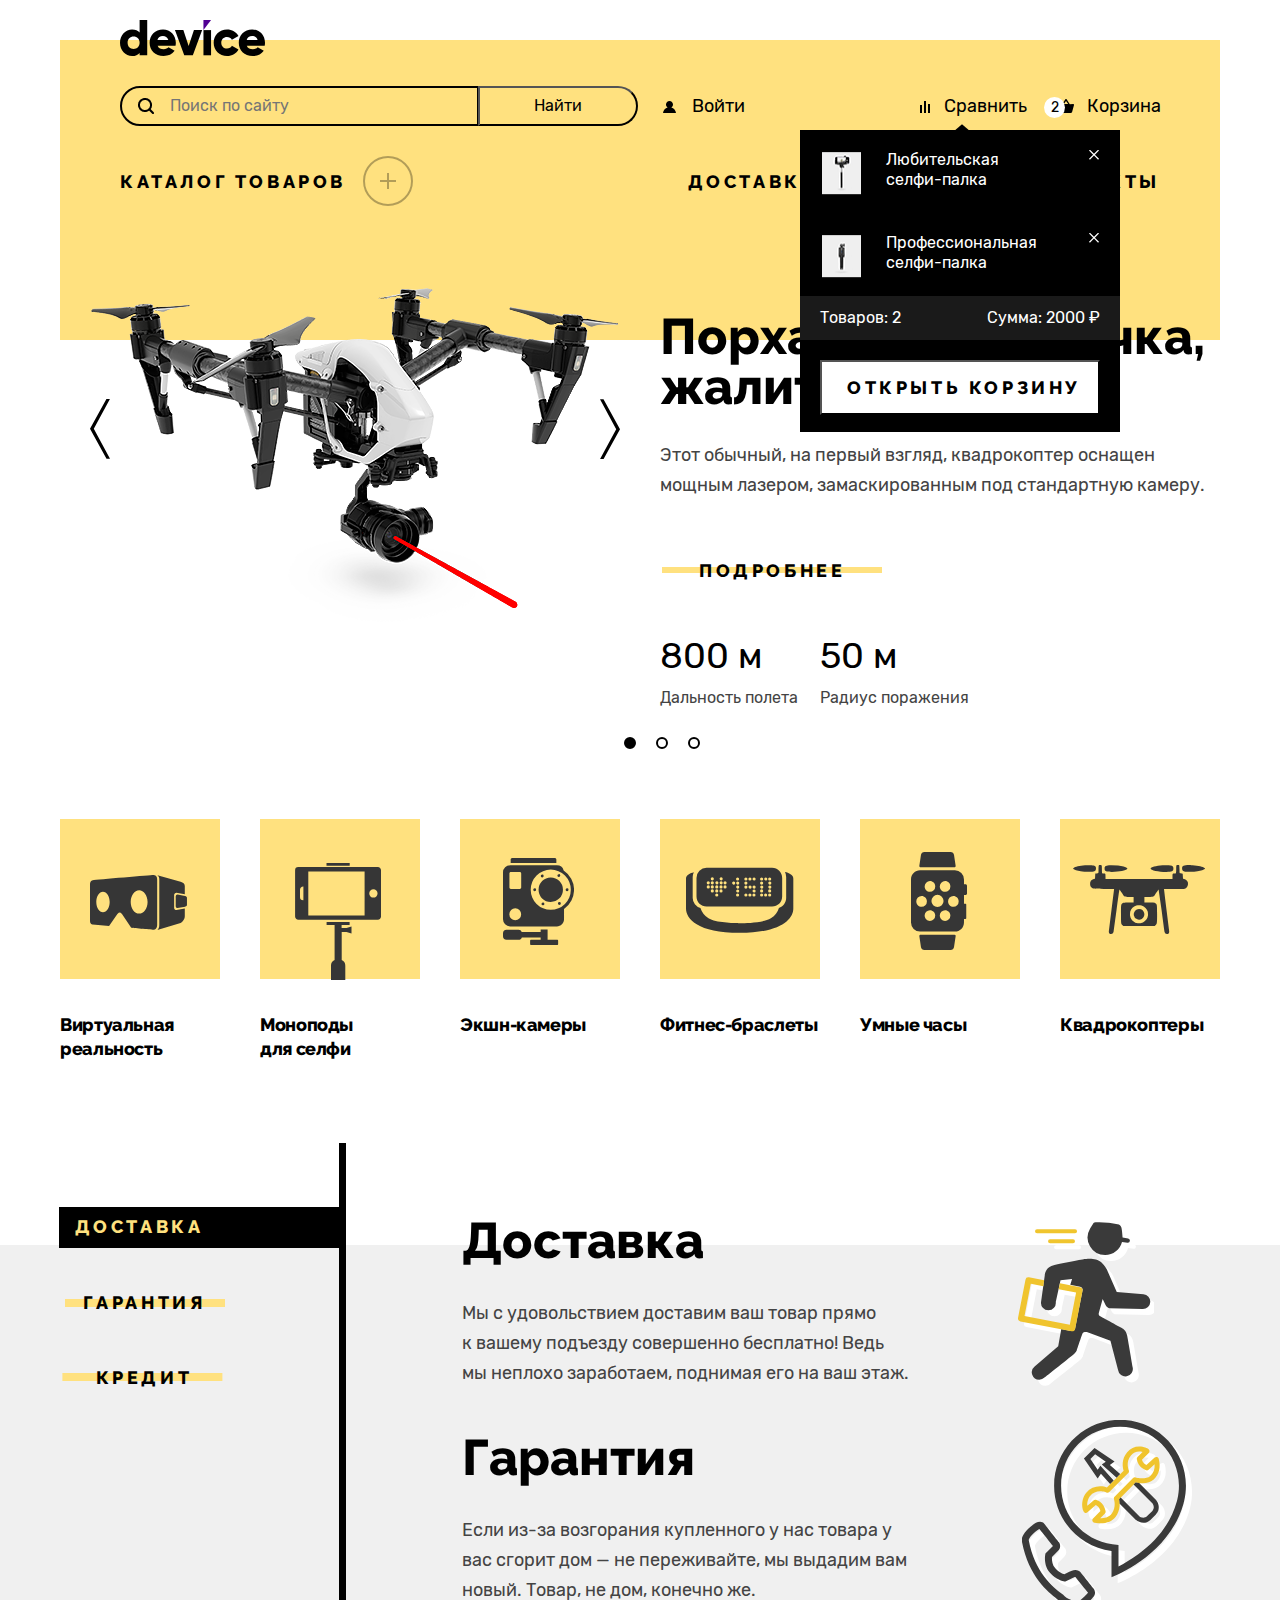
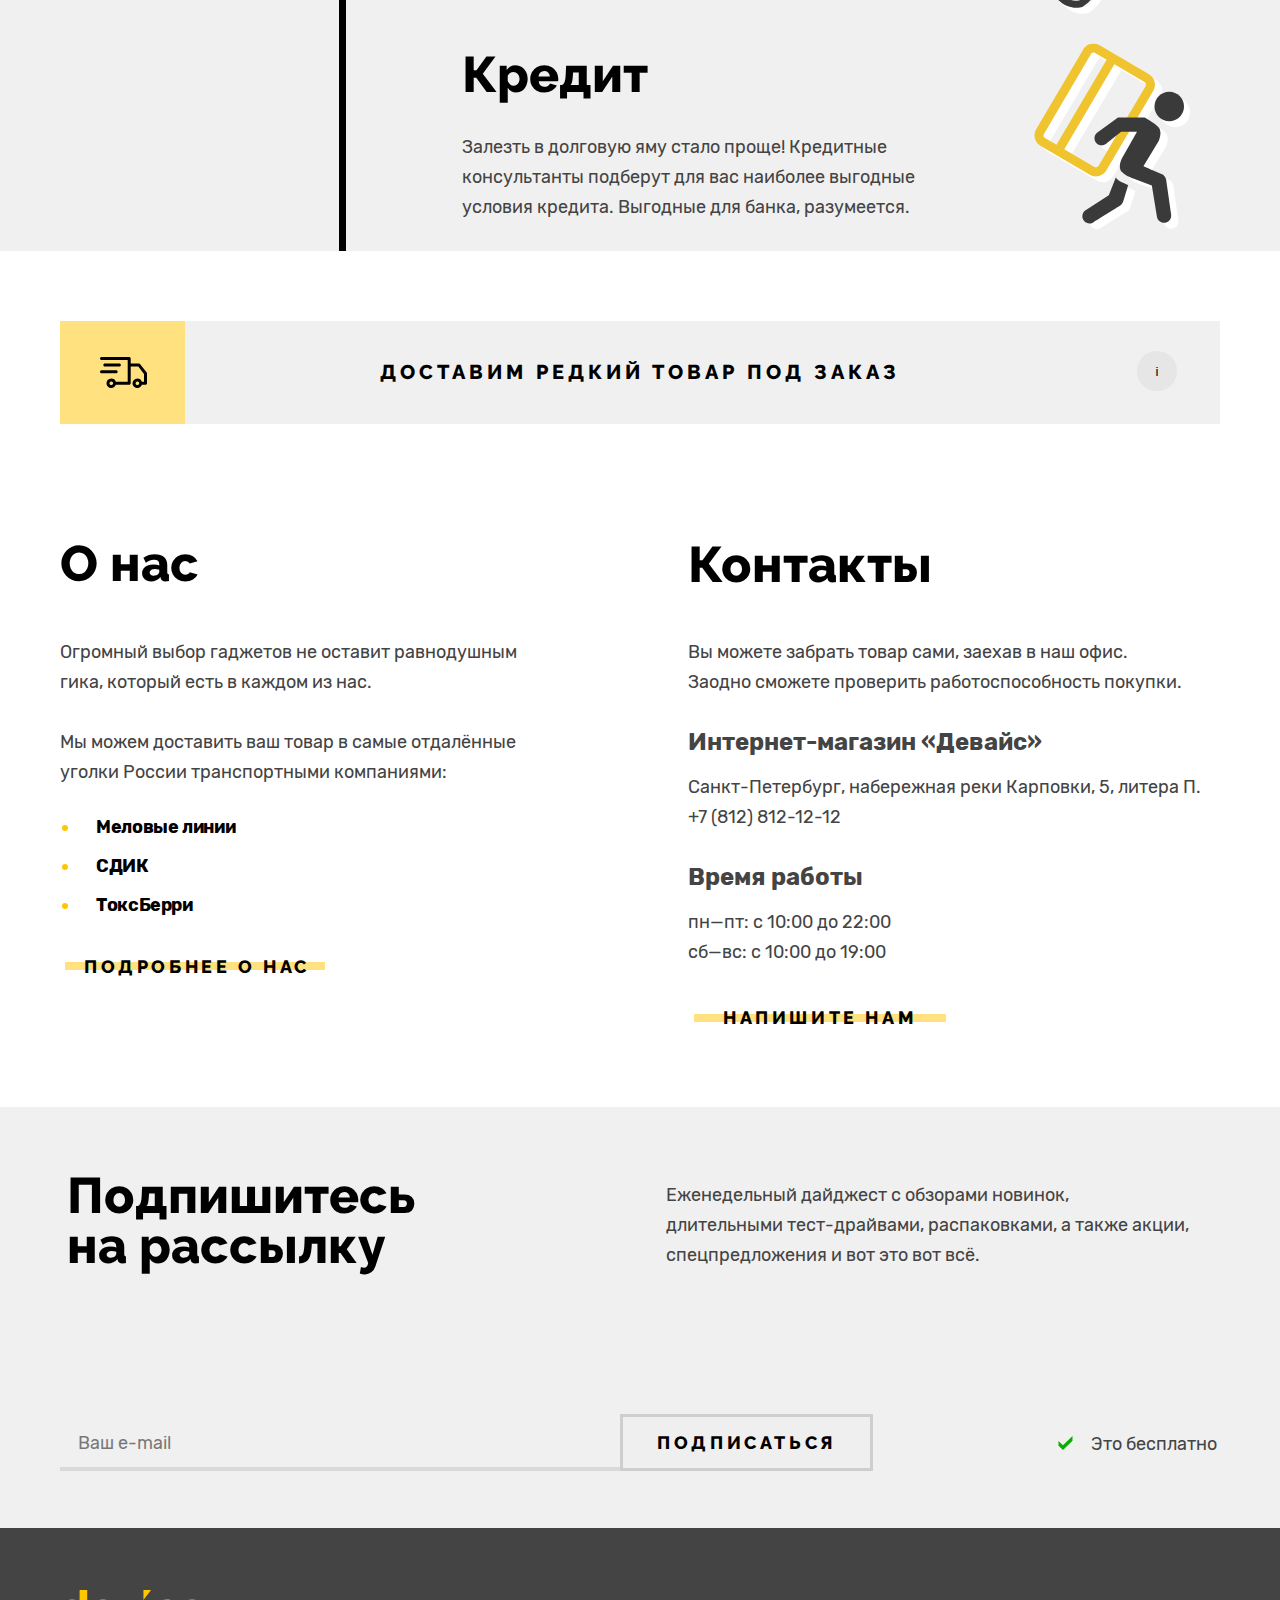
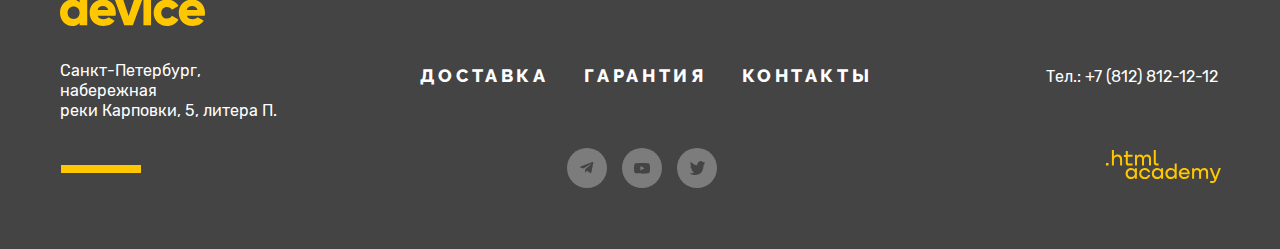
<file: 8/index.html>
<!DOCTYPE html>
<html lang="ru">
  <head>
    <meta charset="utf-8">
    <title>HTML Academy: Девайс</title>
    <link rel="stylesheet" href="styles/styles.css">
    <link rel="stylesheet" href="https://fonts.googleapis.com/css?family=Rubik">
    <base href="https://htmlacademy-htmlcss.github.io/2192931-device-35/8/">
</head>
  <body class="body">
    <header class="header">
      <a class="logo-link" href="index.html"><img class="logo" src="images/logo/logo.svg" width="145" height="36"
          alt="Логотип «DEVICE»."></a>
      <!-- Навигация -->
      <nav class="navigation">
        <ul class="navigation-list">
          <li class="navigation-item-hidden header-search">
            <form class="navigation-form" action="https://echo.htmlacademy.ru/" method="get">
              <input class="search" type="search" placeholder="Поиск по сайту">
              <button class="navigation-button" type="submit">Найти</button>
            </form>
          </li>
          <li class="navigation-item-login">
            <a class="navigation-link navigation-link-login" href="#">
              Войти</a>
          </li>
          <li class="navigation-item-compare">
            <a class="navigation-link navigation-link-compare" href="#">
              Сравнить</a>
          </li>
          <li class="navigation-item-basket">
            <a class="navigation-link navigation-link-basket backet-btn" href="#">
              <span class="counter-basket">2</span>Корзина</a>
          </li>
        </ul>
        <ul class="navigation-list-user">
          <li class="navigation-item">
            <a href="#" class="navigation-catalog-link-user menu-btn">
              Каталог товаров
            </a>
            <ul class="sub-navigation">
              <li class="sub-navigation-item">
                <ul class="sub-navigation-item-list">
                  <li class="sub-navigation-item-list-item">
                    <a class="sub-navigation-item-list-item-link" href="#">Виртуальная реальность</a>
                  </li>
                  <li class="sub-navigation-item">
                    <a class="sub-navigation-item-list-item-link" href="#">Моноподы для cелфи</a>
                  </li>
                  <li class="sub-navigation-item-list-item">
                    <a class="sub-navigation-item-list-item-link" href="#">Экшн-камеры</a>
                  </li>
                </ul>
              </li>
              <li class="sub-navigation-item-list-item">
                <ul class="navigation-catalog">
                  <li class="sub-navigation-item-list-item">
                    <a class="sub-navigation-item-list-item-link" href="#">Фитнес-браслеты</a>
                  </li>
                  <li class="sub-navigation-item-list-item">
                    <a class="sub-navigation-item-list-item-link" href="#">Умные часы</a>
                  </li>
                </ul>
              </li>
              <li class="sub-navigation-item-list-item">
                <ul class="sub-navigation-catalog">
                  <li class="sub-navigation-item-list-item">
                    <a class="sub-navigation-item-list-item-link" href="#">Квадрокоптеры</a>
                  </li>
                </ul>
              </li>
            </ul>
          </li>
          <li class="navigation-item">
            <a href="#" class="navigation-catalog-link">Доставка</a>
          </li>
          <li class="navigation-item">
            <a href="#" class="navigation-catalog-link">Гарантия</a>
          </li>
          <li class="navigation-item">
            <a href="#" class="navigation-catalog-link">Контакты</a>
          </li>
        </ul>
      </nav>
    </header>
    <!--main-->
    <main class="main-container main-index">
      <div class="page-container">
        <section class="slider">
          <div class="slide">
            <div class="slider-wrapper">
              <img class="slider-image" src="images/sliders/slider.png" width="560" height="560" alt="Квадракоптер.">
              <div class="slider-controls">
                <button class="slider-button slider-prev" type="button">
                  <span class="visually-hidden">Предыдущее фото</span>
                </button>
                <button class="slider-button slider-next" type="button">
                  <span class="visually-hidden">Следующее фото</span>
                </button>
              </div>
              <div class="slider-container">
                <h2 class="slider-title">Порхает как бабочка,<br>жалит как пчела!</h2>
                <p class="slider-text">
                  Этот обычный, на первый взгляд, квадрокоптер оснащен мощным
                  лазером, замаскированным под стандартную камеру.
                </p>
                <span class="slider-link-item"><a class="slider-link" href="#">Подробнее</a></span>
                <dl class="slider-options">
                  <div class="slider-options-element">
                    <dt class="slider-options-index">800 м</dt>
                    <dd class="slider-option">Дальность полета</dd>
                  </div>
                  <div class="slider-options-element-radius">
                    <dt class="slider-options-index">50 м</dt>
                    <dd class="slider-option">Радиус поражения</dd>
                  </div>
                </dl>
              </div>
            </div>
          </div>
          <div class="slide is-hidden">
            <img class="slider-image" src="images/sliders/slider-2.png" width="560" height="560"
              alt="Электронные часы.">
            <div class="slider-container">
              <h2 class="slider-title">Худеем<br> правильно!</h2>
              <p class="slider-text">
                Мотивирующие фитнес-браслеты помогут найти в себе силы не
                пропускать занятия и соблюдать диету.
              </p>
              <span class="slider-link-item"><a class="slider-link" href="#">Подробнее</a></span>
              <dl class="slider-options">
                <div class="slider-options-element">
                  <dt class="slider-options-index">48 часов</dt>
                  <dd class="slider-option">Без подзарядки</dd>
                </div>
              </dl>
            </div>
          </div>
          <div class="slide is-hidden">
            <img class="slider-image" src="images/sliders/slider-3.png" width="560" height="560" alt="Селфи-палки.">
            <div class="slider-container">
              <h2 class="slider-title">Делай селфи,<br>как Бен Стиллер!</h2>
              <p class="slider-text">
                Самая длинная палка для селфи доступна в нашем магазине. Восемь
                (Восемь, Карл!) метров длиной и весом всего 5 кг.
              </p>
              <span class="slider-link-item"><a class="slider-link" href="#">Подробнее</a></span>
              <dl class="slider-options">
                <div class="slider-options-element">
                  <dt class="slider-options-index">8,5 м</dt>
                  <dd class="slider-option">Длина палки</dd>
                </div>
                <div class="slider-options-element">
                  <dt class="slider-options-index">5 кг</dt>
                  <dd class="slider-option">Вес палки</dd>
                </div>
                <div class="slider-options-element">
                  <dt class="slider-options-index">Карбон</dt>
                  <dd class="slider-option">Материал</dd>
                </div>
              </dl>
            </div>
          </div>
          <div class="slider-pagination">
            <button class="slider-pagination-button slider-pagination-button-current" type="button">
              <span class="visually-hidden">1 фото</span>
            </button>
            <button class="slider-pagination-button" type="button">
              <span class="visually-hidden">2 фото</span>
            </button>
            <button class="slider-pagination-button" type="button">
              <span class="visually-hidden">3 фото</span>
            </button>
          </div>
        </section>
        <!--section menu-->
        <section class="menu">
          <ul class="menu-icons">
            <li class="menu-icons-item">
              <a class="menu-rectangle-link" href="#">
                <svg class="navigation-menu-icon" aria-hidden="true" focusable="false" width="97px" height="55px"
                  viewBox="0 0 97 55" fill="none" xmlns="http://www.w3.org/2000/svg">
                  <path
                    d="M84.1314 32.639V20.003C84.1314 18.694 85.1764 17.633 86.4664 17.633L94.7924 19.214V11.02C94.7924 8.66497 93.0844 7.58897 90.5904 6.75497L67.4034 0.174968C69.0194 1.56597 69.2924 2.21497 69.2924 4.57097V49.78C69.2924 52.136 68.8424 53.846 67.3254 54.99L90.5904 47.925C92.9914 47.092 94.7924 43.709 94.7924 41.353V33.44L86.4664 35.007C85.1764 35.009 84.1314 33.947 84.1314 32.639Z"
                    fill="#363636" />
                  <path
                    d="M95.1294 20.979L87.5314 19.535C86.5234 19.535 85.7074 20.364 85.7074 21.386V31.254C85.7074 32.277 86.5234 33.106 87.5314 33.106L95.1294 31.675C96.2834 31.256 96.9534 30.846 96.9534 29.823V22.83C96.9534 21.808 96.1874 21.323 95.1294 20.979Z"
                    fill="#363636" />
                  <path
                    d="M67.1704 4.48297C67.1704 -0.597033 62.9384 0.0239677 62.9384 0.0239677C62.9384 0.0239677 5.83241 4.73797 2.83841 5.14497C-0.155585 5.55197 0.00141458 9.53197 0.00141458 9.53197C0.00141458 9.53197 0.000414578 42.069 0.000414578 45.812C0.000414578 49.555 2.59941 49.565 2.59941 49.565L19.0764 50.968L27.2124 39.3C27.2124 39.3 28.3214 37.472 29.7174 37.472C31.1144 37.472 32.1494 39.333 32.1494 39.333L41.2104 52.854C41.2104 52.854 60.1054 54.763 63.7314 54.763C67.3574 54.762 67.1704 49.739 67.1704 49.739C67.1704 49.739 67.1704 9.56297 67.1704 4.48297ZM12.9824 37.192C9.28442 37.192 6.28641 32.591 6.28641 26.917C6.28641 21.243 9.28442 16.642 12.9824 16.642C16.6804 16.642 19.6784 21.243 19.6784 26.917C19.6784 32.591 16.6804 37.192 12.9824 37.192ZM49.1404 38.618C44.4784 38.618 40.6994 33.379 40.6994 26.917C40.6994 20.454 44.4794 15.215 49.1404 15.215C53.8024 15.215 57.5824 20.454 57.5824 26.917C57.5824 33.379 53.8024 38.618 49.1404 38.618Z"
                    fill="#363636" />
                </svg>
                Виртуальная реальность</a>
            </li>
            <li class="menu-icons-item">
              <a class="menu-rectangle-link" href="catalog.html">
                <svg class="navigation-selfi-icon" aria-hidden="true" focusable="false" width="87" height="117"
                  fill="none" xmlns="http://www.w3.org/2000/svg">
                  <path
                    d="M82.8 4H3.3A3.2 3.2 0 0 0 .1 7.2v46.4c0 1.8 1.5 3.2 3.2 3.2h79.5c1.8 0 3.2-1.4 3.2-3.2V7.2C86 5.4 84.6 4 82.8 4ZM8.4 37.2h-.2A3.2 3.2 0 0 1 5 34v-7.2c0-1.8 1.4-3.2 3.2-3.2h.2v13.6Zm61.2 15.2H13.3v-44h56.3v44Zm8.8-17.8a4.1 4.1 0 1 1 0-8.3 4.1 4.1 0 0 1 0 8.3ZM54.7 0H31.5v2.8h23.2V0ZM46.6 64.9v-3h8V59H31.6V62h8V97a6 6 0 0 0-3.6 5.6V117h14.3v-14.3a6 6 0 0 0-3.6-5.6v-28h4.8l5 1.3v-6.8l-5 1.3h-4.8Z"
                    fill="#363636" />
                </svg>
                Моноподы<br> для селфи</a>
            </li>
            <li class="menu-icons-item">
              <a class="menu-rectangle-link" href="#">
                <svg class="navigation-camera-icon" aria-hidden="true" focusable="false" width="71px" height="87px"
                  fill="none" xmlns="http://www.w3.org/2000/svg">
                  <path
                    d="M53.35 1.49c0-.74-.58-1.49-1.31-1.49H9.05c-.73 0-1.38.75-1.38 1.49v3.52h45.68V1.5ZM54.2 81.8h-9.6V71.44h-6.95v2.5H18.77a3.49 3.49 0 0 0-3.18-2.15H3.56A3.59 3.59 0 0 0 0 75.31v3.02a3.55 3.55 0 0 0 3.56 3.48h12.03c1.52 0 2.8-.9 3.27-2.33h18.79v2.33h-9.52c-.53 0-1.01.44-1.01.97v3.17c0 .54.48 1.05 1.01 1.05H54.2c.53 0 .93-.51.93-1.05v-3.17c0-.53-.4-.97-.93-.97ZM60.67 12.39a7.04 7.04 0 0 0-6.77-5.05H7.15A7.1 7.1 0 0 0 0 14.36v46.9a7.18 7.18 0 0 0 7.15 7.12h46.74c3.9 0 7.13-3.2 7.13-7.12V50.92a23.3 23.3 0 0 0-.36-38.52ZM12.24 62.15a5.91 5.91 0 1 1 .02-11.82 5.91 5.91 0 0 1-.02 11.82Zm5.96-32.6c0 .78-.64 1.42-1.42 1.42H7.84c-.78 0-1.42-.64-1.42-1.42V15.39c0-.79.64-1.43 1.42-1.43h8.94c.78 0 1.42.64 1.42 1.43v14.16Zm29.56 22.3a20.1 20.1 0 0 1-20.05-20.12 20.1 20.1 0 0 1 20.05-20.12 20.1 20.1 0 0 1 20.06 20.13 20.1 20.1 0 0 1-20.06 20.12Z"
                    fill="#363636" />
                  <path
                    d="M47.76 43.96a12.2 12.2 0 0 0 12.19-12.23 12.2 12.2 0 0 0-12.19-12.22 12.2 12.2 0 0 0-12.19 12.22 12.2 12.2 0 0 0 12.2 12.23ZM31.56 33.17a1.44 1.44 0 1 0 0-2.87 1.44 1.44 0 0 0 0 2.87ZM63.96 33.17a1.44 1.44 0 1 0 0-2.87 1.44 1.44 0 0 0 0 2.87ZM39.1 19.43a1.44 1.44 0 1 0 0-2.87 1.44 1.44 0 0 0 0 2.87ZM56.41 46.91a1.43 1.43 0 1 0 0-2.86 1.43 1.43 0 0 0 0 2.86ZM55.7 19a1.44 1.44 0 1 0 0-2.87 1.44 1.44 0 0 0 0 2.87ZM39.83 47.34a1.44 1.44 0 1 0 0-2.87 1.44 1.44 0 0 0 0 2.87Z"
                    fill="#363636" />
                </svg>
                Экшн-камеры</a>
            </li>
            <li class="menu-icons-item">
              <a class="menu-rectangle-link-item" href="#">
                <svg class="navigation-watch-icon" aria-hidden="true" focusable="false" width="108" height="66"
                  fill="none" xmlns="http://www.w3.org/2000/svg">
                  <path
                    d="M98.97 5.07a10.4 10.4 0 0 1 1.2 4.82V31c0 4.62-3.09 8.53-7.24 9.9-1.33 4-3.78 7.86-8.05 10.44-8.68 5.23-31.12 4.83-31.2 4.83-.08 0-22.51.4-31.19-4.83a18.73 18.73 0 0 1-8.04-10.28 10.5 10.5 0 0 1-7.76-10.06V9.9c0-1.68.43-3.28 1.14-4.69C4.17 6.1 0 7.92 0 11.43v29.99c0 10.25 11.84 24.43 53.66 24.43 41.82 0 53.65-14.18 53.65-24.43V11.43c0-3.68-4.57-5.49-8.34-6.36Z"
                    fill="#363636" />
                  <path
                    d="M20.56 39.46h65.52c5.57 0 10.08-4.51 10.08-10.08V10.94C96.16 5.37 91.65.86 86.08.86H20.56A10.08 10.08 0 0 0 10.5 10.94v18.44c0 5.57 4.5 10.08 10.07 10.08Zm63.13-29a1.57 1.57 0 1 1 0 3.15 1.57 1.57 0 0 1 0-3.14Zm0 4.05a1.57 1.57 0 1 1 0 3.13 1.57 1.57 0 0 1 0-3.13Zm0 4.04a1.57 1.57 0 1 1 0 3.13 1.57 1.57 0 0 1 0-3.13Zm0 3.82a1.57 1.57 0 1 1 0 3.14 1.57 1.57 0 0 1 0-3.14Zm0 4.04a1.57 1.57 0 1 1 0 3.14 1.57 1.57 0 0 1 0-3.14Zm-4.03-15.94a1.57 1.57 0 1 1 0 3.13 1.57 1.57 0 0 1 0-3.13Zm0 15.94a1.57 1.57 0 1 1 0 3.14 1.57 1.57 0 0 1 0-3.14Zm-4.04-15.94a1.57 1.57 0 1 1 0 3.14 1.57 1.57 0 0 1 0-3.14Zm0 4.04a1.57 1.57 0 1 1 0 3.14 1.57 1.57 0 0 1 0-3.14Zm0 4.04a1.57 1.57 0 1 1 0 3.13 1.57 1.57 0 0 1 0-3.13Zm0 3.82a1.57 1.57 0 1 1 0 3.14 1.57 1.57 0 0 1 0-3.14Zm0 4.04a1.57 1.57 0 1 1 0 3.14 1.57 1.57 0 0 1 0-3.14Zm-7.66-15.94a1.57 1.57 0 1 1 0 3.13 1.57 1.57 0 0 1 0-3.13Zm0 8.08a1.57 1.57 0 1 1 0 3.13 1.57 1.57 0 0 1 0-3.13Zm0 3.88a1.57 1.57 0 1 1 0 3.13 1.57 1.57 0 0 1 0-3.13Zm0 3.98a1.57 1.57 0 1 1 0 3.14 1.57 1.57 0 0 1 0-3.14Zm-4.03-15.94a1.57 1.57 0 1 1 0 3.14 1.57 1.57 0 0 1 0-3.14Zm0 8.08a1.57 1.57 0 1 1 0 3.13 1.57 1.57 0 0 1 0-3.13Zm0 7.86a1.57 1.57 0 1 1 0 3.14 1.57 1.57 0 0 1 0-3.14Zm-4.04-15.94a1.57 1.57 0 1 1 0 3.14 1.57 1.57 0 0 1 0-3.14Zm0 4.04a1.57 1.57 0 1 1 0 3.14 1.57 1.57 0 0 1 0-3.14Zm0 4.04a1.57 1.57 0 1 1 0 3.14 1.57 1.57 0 0 1 0-3.14Zm0 7.86a1.57 1.57 0 1 1 0 3.14 1.57 1.57 0 0 1 0-3.14Zm-8.3-15.94a1.57 1.57 0 1 1 0 3.14 1.57 1.57 0 0 1 0-3.14Zm0 4.04a1.57 1.57 0 1 1 0 3.13 1.57 1.57 0 0 1 0-3.13Zm0 4.04a1.57 1.57 0 1 1 0 3.13 1.57 1.57 0 0 1 0-3.13Zm0 3.88a1.57 1.57 0 1 1 .01 3.13 1.57 1.57 0 0 1 0-3.13Zm0 3.98a1.57 1.57 0 1 1 0 3.14 1.57 1.57 0 0 1 0-3.14Zm-4.03-11.9a1.57 1.57 0 1 1 0 3.13 1.57 1.57 0 0 1 0-3.13Zm-8.5-.21a1.57 1.57 0 1 1 0 3.14 1.57 1.57 0 0 1 0-3.14Zm0 4.03a1.57 1.57 0 1 1 0 3.14 1.57 1.57 0 0 1 0-3.14Zm-4.04-8.07a1.57 1.57 0 1 1 0 3.13 1.57 1.57 0 0 1 0-3.13Zm0 4.04a1.57 1.57 0 1 1 0 3.13 1.57 1.57 0 0 1 0-3.13Zm0 4.03a1.57 1.57 0 1 1 0 3.14 1.57 1.57 0 0 1 0-3.14Zm0 4.04a1.57 1.57 0 1 1 0 3.14 1.57 1.57 0 0 1 0-3.14Zm-4.26-8.07a1.57 1.57 0 1 1 0 3.13 1.57 1.57 0 0 1 0-3.13Zm0 4.03a1.57 1.57 0 1 1 0 3.14 1.57 1.57 0 0 1 0-3.14Zm0 4.04a1.57 1.57 0 1 1 0 3.14 1.57 1.57 0 0 1 0-3.14Zm0 4.04a1.57 1.57 0 1 1 0 3.14 1.57 1.57 0 0 1 0-3.14ZM26.3 10.26a1.57 1.57 0 1 1 0 3.14 1.57 1.57 0 0 1 0-3.14Zm0 4.04a1.57 1.57 0 1 1 0 3.14 1.57 1.57 0 0 1 0-3.14Zm0 4.03a1.57 1.57 0 1 1 0 3.15 1.57 1.57 0 0 1 0-3.15Zm0 4.04a1.57 1.57 0 1 1 0 3.15 1.57 1.57 0 0 1 0-3.15Zm-4.04-8.07a1.57 1.57 0 1 1 0 3.14 1.57 1.57 0 0 1 0-3.14Zm0 4.03a1.57 1.57 0 1 1 0 3.14 1.57 1.57 0 0 1 0-3.14Z"
                    fill="#363636" />
                </svg>
                Фитнес-браслеты</a>
            </li>
            <li class="menu-icons-item">
              <a class="menu-rectangle-link" href="#">
                <svg class="navigation-bracelet-icon" aria-hidden="true" focusable="false" width="57" height="98"
                  fill="none" xmlns="http://www.w3.org/2000/svg">
                  <path
                    d="M54.5 32.2h-1.52v-4.64a9.16 9.16 0 0 0-9.08-9.19H9.08c-5 0-9.08 4.13-9.08 9.19v42.86a9.16 9.16 0 0 0 9.08 9.19H43.9c5 0 9.08-4.13 9.08-9.19v-3.41h1.52c.41 0 .75-.34.75-.76V52.47a.76.76 0 0 0-.76-.77h-1.51v-8.79h1.52c.83 0 1.5-.68 1.5-1.53v-7.65c0-.84-.67-1.53-1.5-1.53Zm-20.42-3.11c2.93 0 5.3 2.4 5.3 5.36a5.33 5.33 0 0 1-5.3 5.35c-2.92 0-5.3-2.4-5.3-5.35a5.33 5.33 0 0 1 5.3-5.36Zm-15.13 0c2.92 0 5.3 2.4 5.3 5.36a5.33 5.33 0 0 1-5.3 5.35c-2.93 0-5.3-2.4-5.3-5.35a5.33 5.33 0 0 1 5.3-5.36ZM5.3 49.39a5.33 5.33 0 0 1 5.3-5.35c2.92 0 5.3 2.4 5.3 5.36a5.33 5.33 0 0 1-5.3 5.36c-2.93 0-5.3-2.4-5.3-5.36Zm13.64 19.5c-2.92 0-5.3-2.4-5.3-5.35a5.33 5.33 0 0 1 5.3-5.36c2.93 0 5.3 2.4 5.3 5.36a5.33 5.33 0 0 1-5.3 5.35Zm1.5-19.9a6.09 6.09 0 0 1 6.05-6.12 6.09 6.09 0 0 1 6.06 6.12 6.09 6.09 0 0 1-6.06 6.13 6.1 6.1 0 0 1-6.05-6.13Zm13.64 19.9c-2.92 0-5.3-2.4-5.3-5.35a5.33 5.33 0 0 1 5.3-5.36c2.93 0 5.3 2.4 5.3 5.36a5.33 5.33 0 0 1-5.3 5.35Zm8.3-14.13c-2.92 0-5.3-2.4-5.3-5.36a5.33 5.33 0 0 1 5.3-5.36c2.93 0 5.3 2.4 5.3 5.36a5.33 5.33 0 0 1-5.3 5.36ZM9.65 15.31h33.68c.85 0 1.44-.68 1.3-1.51l-1.6-10.77A3.68 3.68 0 0 0 39.5 0H13.47a3.68 3.68 0 0 0-3.51 3.03L8.34 13.8c-.12.83.46 1.51 1.3 1.51ZM43.33 82.67H9.65c-.85 0-1.43.68-1.3 1.52l1.6 10.76a3.68 3.68 0 0 0 3.52 3.03h26.04a3.68 3.68 0 0 0 3.51-3.02l1.62-10.77a1.28 1.28 0 0 0-1.3-1.52Z"
                    fill="#363636" />
                </svg>
                Умные часы</a>
            </li>
            <li class="menu-icons-item">
              <a class="menu-rectangle-link" href="#">
                <svg class="navigation-quadrocopter-icon" aria-hidden="true" focusable="false" width="133" height="70"
                  fill="none" xmlns="http://www.w3.org/2000/svg">
                  <path
                    d="M12 .3C6.6.7 1.9 1.9.7 2.9c-.7.6-.7.6-.3 1.2.7.7 3.8 1.6 7.3 2.2 4 .7 12.5.7 13.7 0 1.2-.6 1.6-1.3 1.6-3 0-1.5-.6-2.3-2.2-2.8C19.3.2 15 0 12.1.3ZM25.8.5c-.2.3-.3 2.1-.3 4.1 0 4 .2 3.8-2.2 4h-1l-.3 5.1-1.2.3c-2.5.6-4 2.6-3.7 5.3 0 1.9 1 3.3 2.5 4 1.1.6 1.5.6 11.3.6 5.5 0 10.1 0 10.2.2l-2.6 20.6-2.7 21.7c0 1.6.8 2.6 2.3 2.6 1.3 0 2-.6 2.4-1.9l3-21.8c1.5-11.5 2.8-20.9 3-20.9l2.1 3.2c3 4.6 2.4 4.3 7.6 4.3h4.4v5.6h-5.1c-4.8.2-5.2.2-6 .7-1.5 1.1-1.5 1.4-1.5 11 0 9.5 0 9.8 1.5 11l.8.7h31.4l.8-.7c1.5-1.2 1.6-1.5 1.6-11 0-9.6 0-9.9-1.7-11-.6-.5-1.1-.5-5.8-.6l-5.2-.1v-5.6h4.4c5.2 0 4.7.3 7.6-4.3 1.1-1.8 2.1-3.2 2.2-3.2l3 20.9c1.5 11.5 2.8 21.3 3 21.8.3 1.3 1 2 2.3 2 1.5 0 2.4-1.1 2.3-2.7l-2.7-21.7A903 903 0 0 1 91 24.1c0-.1 4.6-.2 10.1-.2 9.8 0 10.2 0 11.3-.5 1.5-.8 2.4-2.2 2.6-4.1a4.7 4.7 0 0 0-3.8-5.3l-1.2-.3-.3-5-1-.2c-2.3-.1-2.2.2-2.2-3.9l-.2-4.1c-.3-.4-.6-.5-1.4-.5-.6 0-1.3.1-1.4.3-.2.2-.3 1.5-.3 4 0 2.4-.1 3.7-.4 3.9-.1.2-.9.3-1.6.3-1.6 0-1.7 0-1.7 3V14h-67v-2.3c0-3 0-3.1-1.7-3.1-.7 0-1.4-.1-1.6-.3-.2-.2-.3-1.5-.3-4 0-2.4-.1-3.7-.3-3.9-.2-.2-.8-.3-1.5-.3-.8 0-1.1.1-1.3.5Zm42.8 40.1c3 1 5.4 3.4 6.2 6.2a11 11 0 0 1-.3 5.8c-.7 1.8-2.7 4-4.6 4.9-1.3.6-1.7.7-3.9.7s-2.6 0-4-.7c-1.8-1-3.8-3-4.5-5a11 11 0 0 1-.3-5.7 9.6 9.6 0 0 1 6.1-6.2c2-.6 3.3-.6 5.3 0Z"
                    fill="#363636" />
                  <path
                    d="M63.8 44.4c-2 1-3.5 3.7-3 5.8a5.4 5.4 0 0 0 8 3.7c2-1.2 3-3.6 2.4-5.8a5.4 5.4 0 0 0-5.2-4.2c-.6 0-1.6.3-2.2.5ZM36 .2c-3.8.6-4.4 1-4.4 3.4 0 1.8.4 2.4 2.2 3 1.6.4 7.2.5 10.5 0C51.3 6 55.7 4.2 54 3c-1.2-.9-4.9-1.8-9-2.4a66 66 0 0 0-9-.3ZM89.5.3c-6.3.5-11.9 2-11.9 3.1 0 1.8 7.9 3.5 15.7 3.5 5.8 0 7.1-.6 7.1-3.3 0-1.8-.6-2.6-2.3-3-1.7-.5-5.7-.6-8.6-.3ZM112.8.3c-1.8.2-3 .8-3.5 1.5-.3.7-.3 2.9.2 3.5 1 1.4 1.7 1.5 7 1.5 3.7 0 5.9-.1 8-.5 3.5-.6 6.5-1.5 7.2-2.2.5-.6.5-.6-.3-1.2-1.3-1.1-6-2.2-11.9-2.6-3.4-.3-4.5-.3-6.7 0Z"
                    fill="#363636" />
                </svg>
                Квадрокоптеры</a>
            </li>
          </ul>
        </section>
      </div>
      <!--Секция услуг-->
      <section class="services">
        <div class="page-container-services">
          <div class="service-container">
            <ul class="service">
              <li class="service-item-active"><a class="service-link-active" href="#">Доставка</a></li>
              <li class="service-item"><a class="service-link" href="#">Гарантия</a></li>
              <li class="service-item-credit"><a class="service-link-credit" href="#">Кредит</a></li>
            </ul>
          </div>
          <div class="service-container-description">
            <ul class="service-description">
              <li class="service-item-delivery">
                <h2 class="service-title">Доставка</h2>
                <p class="service-information">
                  Мы с удовольствием доставим ваш товар прямо<br>к вашему подъезду
                  совершенно бесплатно! Ведь<br> мы неплохо заработаем, поднимая его
                  на ваш этаж.</p>
              </li>
              <li class="service-item-warranty is-hidden">
                <h2 class="service-title">Гарантия</h2>
                <p class="service-information">Если из-за возгорания купленного у нас товара у вас сгорит дом —
                  не переживайте, мы выдадим вам новый. Товар, не дом, конечно же.</p>
              </li>
              <li class="service-item-credit-block is-hidden">
                <h2 class="service-title">Кредит</h2>
                <p class="service-information">Залезть в долговую яму стало проще! Кредитные<br> консультанты
                  подберут для вас наиболее выгодные<br> условия кредита. Выгодные для
                  банка, разумеется.</p>
              </li>
            </ul>
          </div>
        </div>
      </section>
      <!--Секция доставки-->
      <div class="page-container">
        <section class="order">
          <div class="order-container">
            <button class="order-title" type="button">
              <svg class="navigation-button-icon" aria-hidden="true" focusable="false" width="47" height="31"
                fill="none" xmlns="http://www.w3.org/2000/svg">
                <path
                  d="m46.7 15.4-6.5-8.2c-.3-.4-.7-.6-1.2-.6h-8.3V1.5C30.7.7 30 0 29.2 0H1.5C.7 0 0 .7 0 1.5S.7 3 1.5 3h26.2v21.7H15.8a4.7 4.7 0 0 0-4.5-3.3 4.9 4.9 0 0 0-4.8 4.8c0 2.6 2.2 4.8 4.8 4.8 2.1 0 3.9-1.4 4.5-3.3h13.4c.8 0 1.5-.7 1.5-1.5V9.6h7.6l5.7 7.3v7.9h-2.2a4.7 4.7 0 0 0-4.5-3.3 4.9 4.9 0 0 0-4.8 4.8c0 2.6 2.1 4.8 4.8 4.8 2.1 0 3.9-1.4 4.5-3.3h3.7c.8 0 1.5-.7 1.5-1.5v-9.9c0-.4-.1-.7-.3-1ZM11.3 28c-1 0-1.8-.8-1.8-1.8s.8-1.8 1.8-1.8 1.8.8 1.8 1.8-.9 1.8-1.8 1.8Zm26.1 0c-1 0-1.8-.8-1.8-1.8s.8-1.8 1.8-1.8 1.8.8 1.8 1.8-.9 1.8-1.8 1.8Z"
                  fill="#000" />
                <path
                  d="M19.4 9.6c.8 0 1.5-.7 1.5-1.5s-.7-1.5-1.5-1.5H4.8c-.8 0-1.5.7-1.5 1.5S4 9.6 4.8 9.6h14.6ZM17.7 14.7c0-.8-.7-1.5-1.5-1.5H1.5c-.8 0-1.5.7-1.5 1.5s.7 1.5 1.5 1.5h14.7c.8 0 1.5-.7 1.5-1.5Z"
                  fill="#000" />
              </svg>
              Доставим редкий товар под заказ</button>
            <button class="tooltip" type="button">i</button>
          </div>
        </section>
        <!--Секция "О нас"-->
        <div class="information-container">
          <section class="aboutus">
            <h2 class="aboutus-title">О нас</h2>
            <p class="aboutus-information">
              Огромный выбор гаджетов не оставит равнодушным<br> гика, который есть
              в каждом из нас.</p>
            <p class="aboutus-information-text">Мы можем доставить ваш товар в самые отдалённые
              уголки России транспортными компаниями:</p>
            <ul class="aboutus-list">
              <li class="aboutus-item">Меловые линии</li>
              <li class="aboutus-item">СДИК</li>
              <li class="aboutus-item">ТоксБерри</li>
            </ul>
            <span class="button-feedback-aboutus"><a class="button-feedback" href="#">Подробнее о нас</a></span>
          </section>
          <!--Секция контактов-->
          <section class="contacts">
            <h2 class="contacts-title">Контакты</h2>
            <p class="contacts-information">
              Вы можете забрать товар сами, заехав в наш офис.<br> Заодно сможете
              проверить работоспособность покупки.
            </p>
            <h3 class="contacts-subtitle">Интернет-магазин «Девайс»</h3>
            <address class="contacts-address">
              <p class="contacts-address-text">
                Санкт-Петербург, набережная реки Карповки, 5, литера П.
              </p>
              <a class="contacts-phone" href="tel:++78128121212">+7 (812) 812-12-12</a>
            </address>
            <h3 class="contacts-subtitle">Время работы</h3>
            <p class="contacts-schedule">
              пн—пт: с 10:00 до 22:00<br> сб—вс: с 10:00 до 19:00
            </p>
            <span class="button-button-feedback-write"><a class="button-button-feedback" href="#">Напишите
                нам</a></span>
          </section>
        </div>
      </div>
      <form class="newsletter-form" action="https://echo.htmlacademy.ru/" method="post">
        <div class="newsletter-form-container">
          <div class="form-container">
            <h2 class="mailing-title">Подпишитесь на рассылку</h2>
            <p class="mailing-text">
              Еженедельный дайджест с обзорами новинок,<br>длительными
              тест-драйвами, распаковками, а также акции,<br> спецпредложения и вот
              это вот всё.
            </p>
          </div>
          <div class="newsletter-container">
            <label for="newsletter-email">
              <input class="field" placeholder="Ваш e-mail" type="email" name="newsletter-email" id="newsletter-email"
                required></label>
            <button class="button-newsletter-button" type="submit">
              Подписаться
            </button>
            <svg class="navigation-jackdaw-icon" aria-hidden="true" focusable="false" width="15" height="14" fill="none"
              xmlns="http://www.w3.org/2000/svg">
              <path d="M14.5 0 4.9 9.3.5 5v4.7L5 14l9.5-9.3V0Z" fill="#08AF00" />
            </svg>
            <p class="priceless">Это бесплатно</p>
          </div>
        </div>
      </form>
    </main>
    <footer class="page-footer">
      <div class="page-footer-container">
        <section class="footer-contacts">
          <div class="footer-contacts-container">
            <h2 class="visually-hidden">Контакты</h2>
            <a class="footer-logo-link" href="index.html"><img class="footer-contacts-logo"
                src="images/logo/logo_yellow.svg" width="145" height="36" alt="Логотип «DEVICE»."></a>
            <address class="footer-address">
              <p class="footer-address-text">
                Санкт-Петербург, набережная<br> реки Карповки, 5, литера П.
              </p>
            </address>
          </div>
        </section>
        <section class="footer-prices">
          <ul class="footer-prices-list">
            <li class="footer-prices-item">
              <a class="footer-prices-link" href="#">Доставка</a>
            </li>
            <li class="footer-prices-item">
              <a class="footer-prices-link" href="#">Гарантия</a>
            </li>
            <li class="footer-prices-item">
              <a class="footer-prices-link" href="#">Контакты</a>
            </li>
          </ul>
          <ul class="footer-social-list">
            <li class="footer-social-item">
              <a class="footer-social-link footer-social-tw" href="https://t.me/htmlacademy">
                <span class="visually-hidden">Телеграмм</span></a>
            </li>
            <li class="footer-social-item">
              <a class="footer-social-link footer-social-yt" href="https://www.youtube.com/user/htmlacademyru"><span
                  class="visually-hidden">Ютуб</span></a>
            </li>
            <li class="footer-social-item">
              <a class="footer-social-link footer-social-twt" href="https://twitter.com/htmlacademy_ru"><span
                  class="visually-hidden">Твиттер</span></a>
            </li>
          </ul>
        </section>
        <section class="footer-contacts-user">
          <ul class="footer-contacts-user-list">
            <li class="footer-contacts-user-item">
              <a class="footer-contacts-address-phone" href="tel:+78128121212">Тел.: +7 (812) 812-12-12</a>
            </li>
            <li class="footer-contacts-user-item">
              <a class="footer-contacts-user-logo-link" href="https://htmlacademy.ru/"><img
                  class="footer-contacts-user-logo" src="images/logo/logo_htmlacademy.svg" width="115" height="33"
                  alt="Логотип «html.academy»."></a>
            </li>
          </ul>
        </section>
      </div>
    </footer>
    <script src="scripts.js"></script>
    <div class="popover popover-cart popover-open">
      <ul class="popover-list">
        <li class="popover-item">
          <a class="popover-link" href="#"><img class="popover-image" src="images/product-small-1.png" width="39"
              height="43" alt="Любительская селфи палка">
            <h2 class="popover-name">Любительская<br> селфи-палка</h2>
          </a>
          <button class="popover-close-button button" type="button"><span
              class="visually-hidden">закрыть</span></button>
        </li>
        <li class="popover-item">
          <a class="popover-link" href="#"><img class="popover-image" src="images/product-small-2.png" width="39"
              height="43" alt="Профессиональная селфи палка">
            <h2 class="popover-name">Профессиональная<br> селфи-палка</h2>
          </a>
          <button class="popover-close-button button" type="button"><span
              class="visually-hidden">закрыть</span></button>
        </li>
        <li class="popover-item-card">
          <p class="popover-card-first">Товаров: 2</p>
          <p class="popover-card-second">Сумма: 2000 ₽</p>
        </li>
        <li class="popover-item"><button class="popover-open-button" type="button">Открыть корзину</button></li>
      </ul>
    </div>
    <div class="modal-container">
      <div class="modal modal-auth">
        <button class="modal-close-button button" type="button"><span class="visually-hidden">закрыть</span></button>
        <h2 class="modal-title">Доставка под заказ</h2>
        <form class="auth-form" action="https://echo.htmlacademy.ru/" method="post">
          <div class="modal-form">
            <div class="modal-form-name">
              <p class="field-group-name">Ваше имя</p>
              <label class="visually-hidden">Введите имя</label>
              <input class="auth-form-field" type="text" name="auth-login" placeholder="Введите имя">
              <p class="auth-text">Добавьте имя</p>
            </div>
            <div class="modal-form-email">
              <p class="mail-modal-name">Ваш e-mail</p>
              <fieldset class="modal-fieldset">
                <input class="modal-mail form" type="email" placeholder="почта" list="mailList">
                <datalist id="mailList">
                  <option value="mail0@example.com" label="E-mail №1">
                  <option value="mail1@example.com" label="E-mail №2">
                  <option value="mail2@example.com" label="E-mail №3">
                </datalist>
              </fieldset>
              <p class="auth-text adress">Забавный у вас адрес</p>
            </div>
          </div>
          <div class="modal-form-number">
            <div class="modal-form-text">
              <p class="modal-form-text-title">Что нужно привезти</p>
              <label class="visually-hidden" for="uname">В свободной форме</label>
              <input class="modal-form-text-name" type="text" id="uname" name="name" placeholder="В свободной форме">
            </div>
            <div class="modal-form-number-text">
              <span class="form-label">
                <label class="modal-form-number-title" for="appointment-number">Количество:</label>
                <span class="tooltip-modal">
                  <button class="tooltip-toggle" type="button" aria-labelledby="tooltip-label-date">
                  </button>
                  <span class="tooltip-text" role="tooltip" id="tooltip-label-date">Постараемся найти, сколько нужно.
                    Привезём сколько получится по требованиям<br>
                    к провозу багажа.</span>
                </span>
              </span>
              <div class="modal-auth-container">
                <button class="modal-button pro"></button>
                <input class="number-modal" type="text" placeholder="1" id="appointment-number">
                <button class="modal-button con"></button>
              </div>
            </div>
          </div>
          <div class="modal-button-container">
            <button class="modal-button-submit" type="submit">Отправить</button>
          </div>
        </form>
      </div>
    </div>
  </body>
</html>
</file>
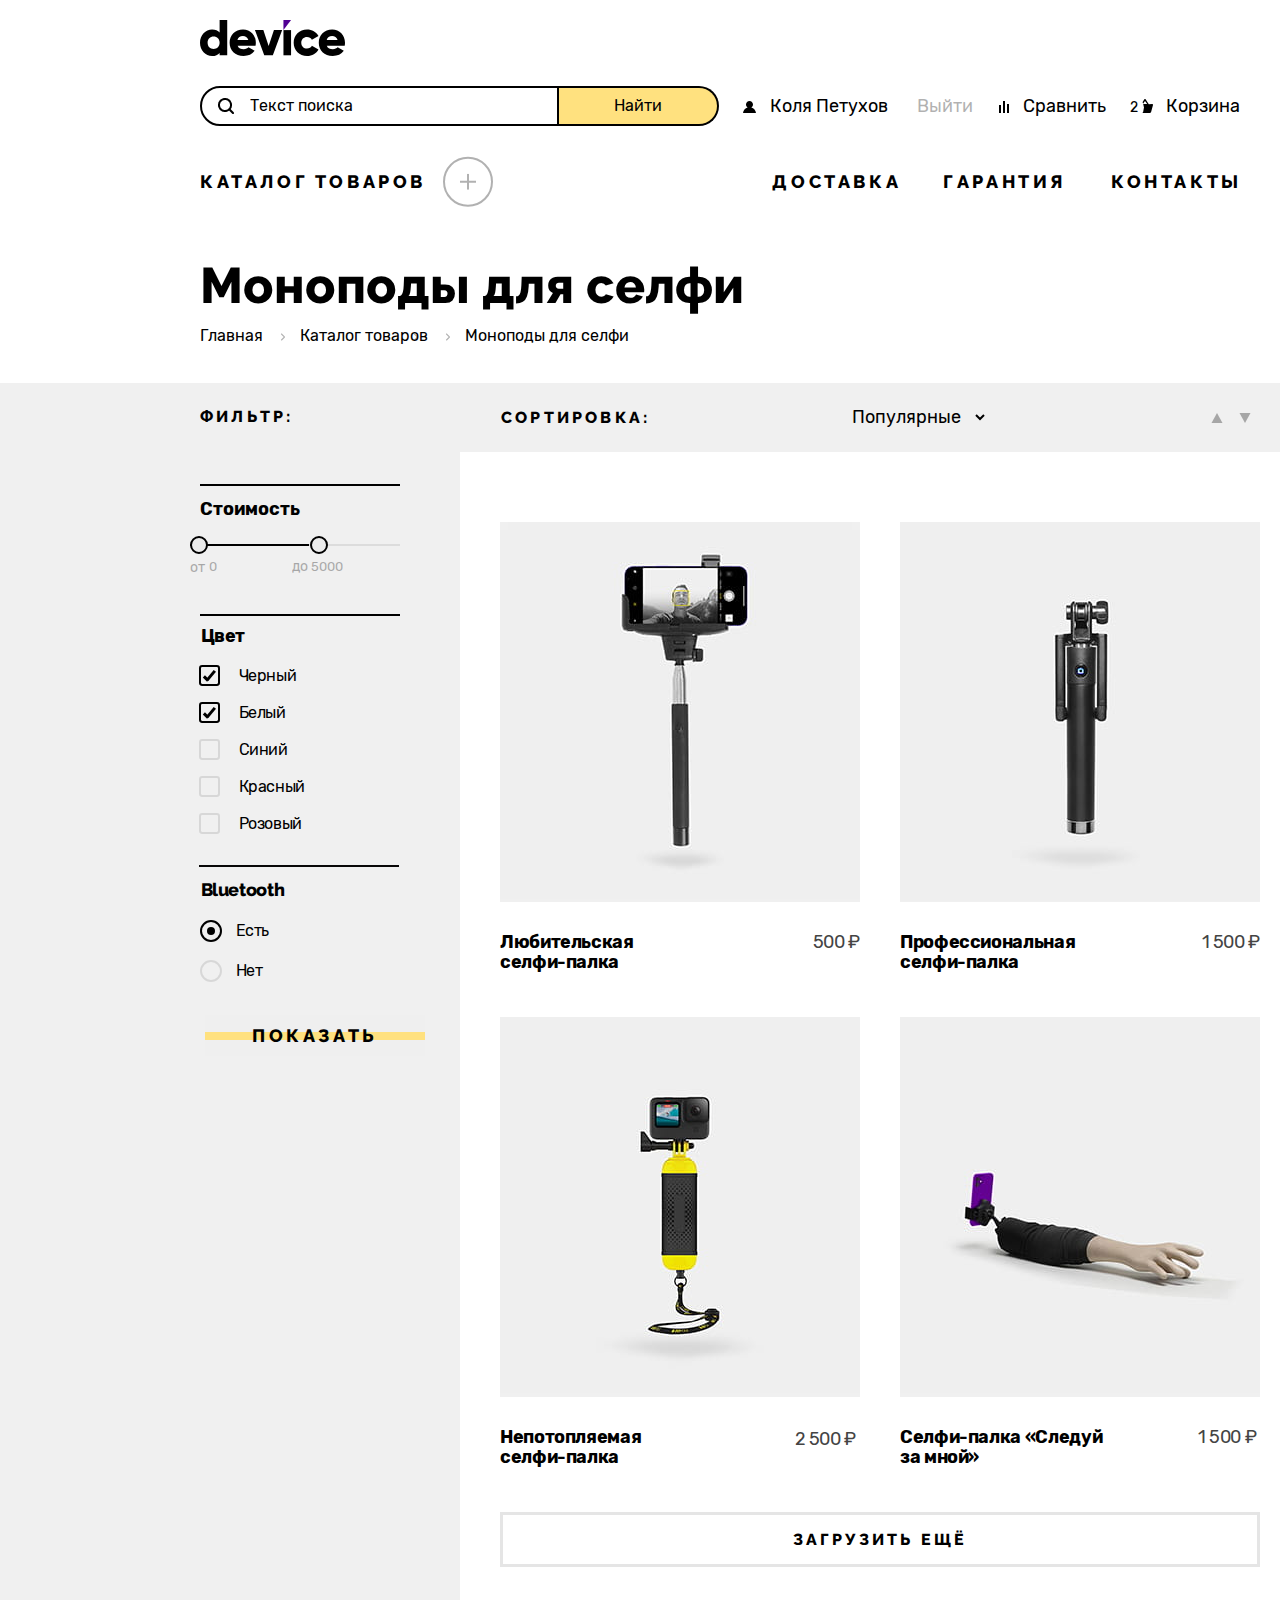
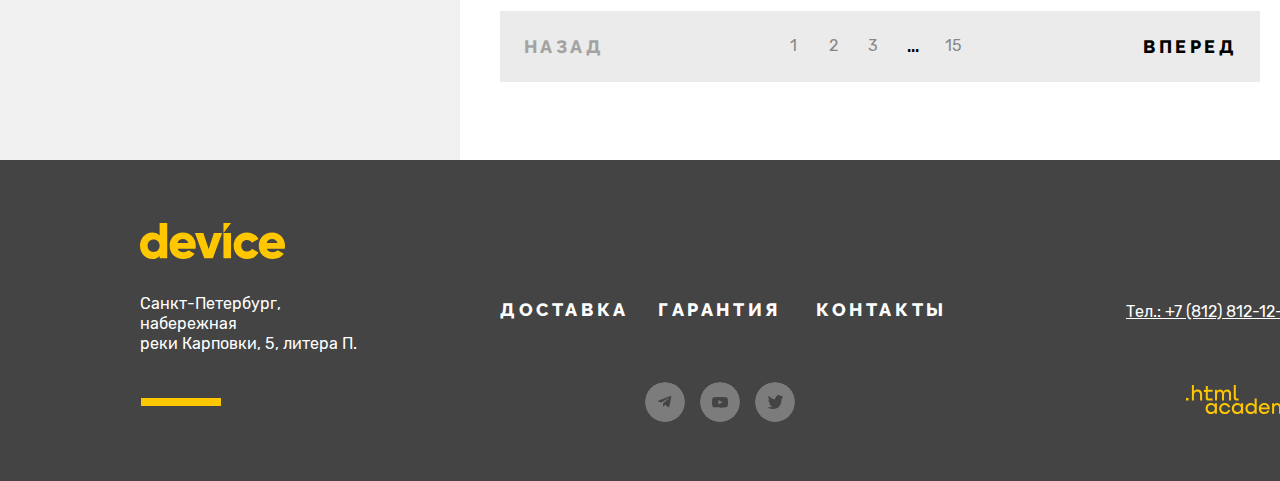
<file: catalog.html>
<!DOCTYPE html>
<html lang="ru">

  <head>
    <meta charset="utf-8">
    <title>HTML Academy: Девайс</title>
    <link rel="stylesheet" href="styles/styles.css">
    <link rel="icon" href="favicon.ico">
    <link rel="icon" type="image/png" href="images/favicon.png">
  </head>
  <body class="body">
    <header class="header">
      <a class="logo-link" href="index.html"><img class="logo" src="images/logo/logo.svg" width="145" height="36"
          alt="Логотип «DEVICE»."></a>
      <!-- Navigation -->
      <nav class="navigation">
        <ul class="navigation-list">
          <li class="navigation-item-hidden header-search">
            <form class="navigation-form" action="https://echo.htmlacademy.ru/" method="get">
              <label for="search">
                <input class="search" type="search" placeholder="Текст поиска" id="search">
              </label>
              <button class="navigation-button" type="submit">Найти</button>
            </form>
          </li>
          <li class="navigation-item-name">
            <a class="navigation-link navigation-link-name" href="#">
              Коля Петухов</a>
          </li>
          <li class="navigation-item-out">
            <a class="navigation-link navigation-link-out" href="#"> Выйти</a>
          </li>
          <li class="navigation-item-compare-catalog">
            <a class="navigation-link navigation-link-compare-catalog" href="#">
              Сравнить</a>
          </li>
          <li class="navigation-item-basket">
            <a class="navigation-link navigation-link-basket" href="#">
              <span class="counter-basket">2</span>Корзина</a>
          </li>
        </ul>
        <ul class="navigation-list-user">
          <li class="navigation-item">
            <a href="#" class="navigation-catalog-link-user menu-btn">Каталог товаров</a>
            <ul class="sub-navigation">
              <li class="sub-navigation-item">
                <ul class="sub-navigation-item-list">
                  <li class="sub-navigation-item-list-item">
                    <a class="sub-navigation-item-list-item-link" href="#">Виртуальная реальность</a>
                  </li>
                  <li class="sub-navigation-item">
                    <a class="sub-navigation-item-list-item-link" href="#">Моноподы для cелфи</a>
                  </li>
                  <li class="sub-navigation-item-list-item">
                    <a class="sub-navigation-item-list-item-link" href="#">Экшн-камеры</a>
                  </li>
                </ul>
              </li>
              <li class="sub-navigation-item-list-item">
                <ul class="navigation-catalog">
                  <li class="sub-navigation-item-list-item">
                    <a class="sub-navigation-item-list-item-link" href="#">Фитнес-браслеты</a>
                  </li>
                  <li class="sub-navigation-item-list-item">
                    <a class="sub-navigation-item-list-item-link" href="#">Умные часы</a>
                  </li>
                </ul>
              </li>
              <li class="sub-navigation-item-list-item">
                <ul class="sub-navigation-catalog">
                  <li class="sub-navigation-item-list-item">
                    <a class="sub-navigation-item-list-item-link" href="#">Квадрокоптеры</a>
                  </li>
                </ul>
              </li>
            </ul>
          </li>
          <li class="navigation-item">
            <a href="#" class="navigation-catalog-link">Доставка</a>
          </li>
          <li class="navigation-item">
            <a href="#" class="navigation-catalog-link">Гарантия</a>
          </li>
          <li class="navigation-item">
            <a href="#" class="navigation-catalog-link">Контакты</a>
          </li>
        </ul>
      </nav>
    </header>
    <main class="main-container main-index">
      <div class="page-container">
        <div class="breadcrumbs">
          <h1 class="inner-header-title">Моноподы для селфи</h1>
          <ul class="breadcrumbs-list">
            <li class="breadcrumbs-item">
              <a class="breadcrumbs-link main" href="index.html">Главная</a>
            </li>
            <li class="breadcrumbs-item">
              <a class="breadcrumbs-link catalog" href="#">Каталог товаров</a>
            </li>
            <li class="breadcrumbs-item-last">
              <a class="breadcrumbs-link" href="#">Моноподы для селфи</a>
            </li>
          </ul>
        </div>
      </div>
      <div class="catalog-group-container">
        <div class="catalog-main-container">
          <div class="catalog-group">
            <form class="catalog-filter" action="https://echo.htmlacademy.ru/" method="get">
              <h2 class="catalog-products-filter">Фильтр:</h2>
              <fieldset class="catalog-filter-group">
                <legend class="catalog-filter-index-price">Стоимость</legend>
                <div class="range">
                  <div class="range-scale">
                    <div class="range-bar" style="left: 0; width: 119px">
                      <button type="button" class="range-toggle toggle-min"></button>
                      <button type="button" class="range-toggle toggle-max"></button>
                    </div>
                  </div>
                  <div class="range-wrapper-inputs">
                    <label class="catalog-filter-label" for="catalog-number">от
                      <input class="range-input first" type="number" value="0" name="min-price" id="catalog-number">
                    </label>
                    <label class="catalog-filter-label last" for="catalog-filter">до
                      <input class="range-input" type="number" value="5000" name="min-price" id="catalog-filter">
                    </label>
                  </div>
                </div>
              </fieldset>
              <fieldset class="catalog-filter-group-color">
                <legend class="catalog-filter-index">Цвет</legend>
                <ul class="catalog-filter-list-colors">
                  <li class="catalog-filter-item">
                    <label class="control" for="catalog-control">
                      <input class="visually-hidden control-input" type="checkbox" name="black" id="catalog-control"
                        checked><span class="control-mark"></span><span class="control-label">Черный</span></label>
                  </li>
                  <li class="catalog-filter-item">
                    <label class="control" for="control-mark">
                      <input class="visually-hidden control-input" type="checkbox" name="white" id="control-mark"
                        checked><span class="control-mark"></span>Белый</label>
                  </li>
                  <li class="catalog-filter-item">
                    <label class="control" for="control-catalog">
                      <input class="visually-hidden control-input" type="checkbox" name="blue" id="control-catalog"
                        disabled><span class="control-mark"></span>Синий</label>
                  </li>
                  <li class="catalog-filter-item">
                    <label class="control" for="control-color">
                      <input class="visually-hidden control-input" type="checkbox" name="red" id="control-color"
                        disabled><span class="control-mark"></span>Красный</label>
                  </li>
                  <li class="catalog-filter-item">
                    <label class="control" for="control-catalog-input">
                      <input class="visually-hidden control-input" type="checkbox" name="pink"
                        id="control-catalog-input" disabled><span class="control-mark"></span>Розовый</label>
                  </li>
                </ul>
              </fieldset>
              <fieldset class="catalog-filter-group-bluetooth">
                <legend class="catalog-filter-bluetooth">Bluetooth</legend>
                <ul class="catalog-filter-list">
                  <li class="catalog-filter-item-yes">
                    <label class="control" for="catalog-radio-mark">
                      <input class="visually-hidden control-input-radio" type="radio" name="radio-button" value="Есть"
                        id="catalog-radio-mark" checked><span class="control-mark-radio"></span>Есть</label>
                  </li>
                  <li class="catalog-filter-item">
                    <label class="control" for="radio">
                      <input class="visually-hidden control-input-radio" type="radio" name="radio-button" value="Нет"
                        id="radio" disabled><span class="control-mark-radio"></span>Нет</label>
                  </li>
                </ul>
              </fieldset>
              <button class="button-show" type="submit">Показать</button>
            </form>
          </div>
          <div class="catalog-right-column">
            <div class="catalog-products-filter-container">
              <h2 class="catalog-products-filter-sorting">Сортировка:</h2>
              <select class="select-control" aria-label="Сортировка">
                <option value="popular">Популярные</option>
                <option value="cheap">Дешёвые</option>
                <option value="expensive">Дорогие</option>
              </select>
              <button class="button button-top">
                <span class="visually-hidden">Показать больше кнопкой "стрелка вверх"</span>
              </button>
              <button class="button button-back">
                <span class="visually-hidden">Показать больше кнопкой "стрелка вниз"</span>
              </button>
            </div>
            <section class="products">
              <div class="products-container">
                <div class="product-card">
                  <a class="product-card-link" href="product.html"><img class="product-card-image"
                      src="images/products/product-1.jpg" width="360" height="380" alt="Селфи палка">
                    <div class="product-card-container">
                      <h3 class="product-card-title">Любительская<br>селфи-палка</h3>
                      <span class="product-card-price">500 ₽</span>
                    </div>
                  </a>
                  <a class="product-link" href="#">Подробнее</a>
                </div>
                <div class="product-card">
                  <a class="product-card-link" href="product.html"><img class="product-card-image"
                      src="images/products/product-2.jpg" width="360" height="380" alt="Профессиональная селфи палка">
                    <div class="product-card-container">
                      <h3 class="product-card-title">Профессиональная<br>селфи-палка
                      </h3>
                      <span class="product-card-price-stick">1 500 ₽</span>
                    </div>
                  </a>
                  <a class="product-link" href="#">Подробнее</a>
                </div>
                <div class="product-card">
                  <a class="product-card-link" href="product.html"><img class="product-card-image"
                      src="images/products/product-3.jpg" width="360" height="380" alt="Непотопляемая селфи палка">
                    <div class="product-card-container">
                      <h3 class="product-card-title">Непотопляемая<br>селфи-палка</h3>
                      <span class="product-card-price-unsinkable">2 500 ₽</span>
                    </div>
                  </a>
                  <a class="product-link" href="#">Подробнее</a>
                </div>
                <div class="product-card">
                  <a class="product-card-link" href="product.html">
                    <img class="product-card-image" src="images/products/product-4.jpg" width="360" height="380"
                      alt="Селфи-палка «Следуй за мной»">
                    <div class="product-card-container">
                      <h3 class="product-card-title-follow">Селфи-палка «Следуй<br>за мной»</h3>
                      <span class="product-card-price-hand">1 500 ₽</span>
                    </div>
                  </a>
                  <a class="product-link" href="#">Подробнее</a>
                </div>
              </div>
            </section>
            <div class="pagination-show-more">
              <button class="button pagination-show-more">Загрузить ещё</button>
              <ul class="pagination">
                <li class="pagination-item-back">
                  <a class="pagination-link back" href="#"><span class="back-page">Назад</span></a>
                </li>
                <li class="pagination-item">
                  <a class="pagination-link pagination-current" href="#">1</a>
                </li>
                <li class="pagination-item">
                  <a class="pagination-link" href="#">2</a>
                </li>
                <li class="pagination-item">
                  <a class="pagination-link" href="#">3</a>
                </li>
                <li class="pagination-item">
                  <span class="pagination-dot">...</span>
                </li>
                <li class="pagination-item">
                  <a class="pagination-link fifteen" href="#">15</a>
                </li>
                <li class="pagination-item-next">
                  <a class="pagination-link next" href="#"><span class="next-page">Вперед</span></a>
                </li>
              </ul>
            </div>
          </div>
        </div>
      </div>
    </main>
    <footer class="page-footer">
      <div class="page-footer-container">
        <section class="footer-contacts">
          <div class="footer-contacts-container">
            <h2 class="visually-hidden">Контакты</h2>
            <a class="footer-logo-link" href="index.html"><img class="footer-contacts-logo"
                src="images/logo/logo-yellow.svg" width="145" height="36" alt="Логотип «DEVICE»."></a>
            <address class="footer-address">
              <p class="footer-address-text">Санкт-Петербург, набережная<br>реки Карповки, 5, литера П.
              </p>
            </address>
          </div>
        </section>
        <section class="footer-prices">
          <ul class="footer-prices-list">
            <li class="footer-prices-item">
              <a class="footer-prices-link" href="#">Доставка</a>
            </li>
            <li class="footer-prices-item">
              <a class="footer-prices-link" href="#">Гарантия</a>
            </li>
            <li class="footer-prices-item">
              <a class="footer-prices-link" href="#">Контакты</a>
            </li>
          </ul>
          <ul class="footer-social-list">
            <li class="footer-social-item">
              <a class="footer-social-link footer-social-tw" href="https://t.me/htmlacademy">
                <span class="visually-hidden">Телеграмм</span></a>
            </li>
            <li class="footer-social-item">
              <a class="footer-social-link footer-social-yt" href="https://www.youtube.com/user/htmlacademyru"><span
                  class="visually-hidden">Ютуб</span></a>
            </li>
            <li class="footer-social-item">
              <a class="footer-social-link footer-social-twt" href="https://twitter.com/htmlacademy_ru"><span
                  class="visually-hidden">Твиттер</span></a>
            </li>
          </ul>
        </section>
        <section class="footer-contacts-user">
          <ul class="footer-contacts-user-list">
            <li class="footer-contacts-user-item">
              <a class="footer-contacts-address-phone" href="tel:+78128121212">Тел.: +7 (812) 812-12-12</a>
            </li>
            <li class="footer-contacts-user-item">
              <a class="footer-contacts-user-logo-link" href="https://htmlacademy.ru/"><svg width="115" height="33"
                  viewBox="0 0 115 33" fill="none" xmlns="http://www.w3.org/2000/svg" role="img"
                  aria-label="Логотип «Academyhtml»">
                  <path d="M0 12.9V15.5H2.5V12.9H0Z" fill="currentColor" />
                  <path
                    d="M11.6 4.5C10 4.5 8.8 5.2 8 6.2H7.9V0H5.9V15.5H7.9V10.2C7.9 8.1 9.2 6.6 11.2 6.6C13 6.6 14.1 8 14.1 9.8V15.5H16.1V9.4C16.2 6.4 14.3 4.5 11.6 4.5Z"
                    fill="currentColor" />
                  <path
                    d="M26.6 4.8H21.8V1.1H19.8V4.9H17.9V6.9H19.8V12.9C19.8 14.6 20.8 15.6 22.5 15.6H26.6V13.6H22.9C22.2 13.6 21.8 13.2 21.8 12.5V6.8H26.6V4.8Z"
                    fill="currentColor" />
                  <path
                    d="M41.1 4.6C39.5 4.6 38.2 5.4 37.6 6.7H37.5C36.9 5.5 35.7 4.6 34.1 4.6C32.7 4.6 31.6 5.4 31 6.4H30.9V4.8H29V15.4H31V10C31 8 32 6.5 33.6 6.5C35.1 6.5 36 7.5 36 9.1V15.4H38V9.8C38 7.4 39.4 6.5 40.6 6.5C42.1 6.5 43 7.5 43 9.1V15.4H45V8.9C45.1 6.4 43.6 4.6 41.1 4.6Z"
                    fill="currentColor" />
                  <path
                    d="M47.8 12.7C47.8 14.4 48.8 15.4 50.6 15.4H52.6V13.4H50.9C50.2 13.4 49.8 13 49.8 12.3V0H47.8V12.7Z"
                    fill="currentColor" />
                  <path
                    d="M28.9 19.7C28 18.6 26.7 17.9 25 17.9C21.9 17.9 19.6 20.2 19.6 23.5C19.6 26.8 21.9 29.1 25 29.1C26.8 29.1 28 28.3 28.8 27.2H28.9V28.8H30.9V18.2H28.9V19.7ZM25.3 27.1C23.1 27.1 21.7 25.5 21.7 23.5C21.7 21.5 23.1 19.9 25.3 19.9C27.5 19.9 28.9 21.5 28.9 23.5C28.9 25.4 27.5 27.1 25.3 27.1Z"
                    fill="currentColor" />
                  <path
                    d="M44.2 22C43.7 19.6 41.6 17.9 38.8 17.9C35.4 17.9 33.2 20.4 33.2 23.5C33.2 26.6 35.4 29.1 38.8 29.1C41.6 29.1 43.7 27.3 44.2 24.9H42.1C41.7 26.2 40.4 27.2 38.8 27.2C36.6 27.2 35.2 25.6 35.2 23.6C35.2 21.6 36.6 20 38.8 20C40.4 20 41.6 21 42.1 22.2H44.2V22Z"
                    fill="currentColor" />
                  <path
                    d="M55.1 19.7C54.2 18.6 52.9 17.9 51.2 17.9C48.1 17.9 45.8 20.2 45.8 23.5C45.8 26.8 48.1 29.1 51.2 29.1C53 29.1 54.2 28.3 55 27.2H55.1V28.8H57.1V18.2H55.1V19.7ZM51.5 27.1C49.3 27.1 47.9 25.5 47.9 23.5C47.9 21.5 49.3 19.9 51.5 19.9C53.7 19.9 55.1 21.5 55.1 23.5C55.1 25.4 53.6 27.1 51.5 27.1Z"
                    fill="currentColor" />
                  <path
                    d="M68.7 19.8C67.8 18.7 66.5 17.9 64.8 17.9C61.7 17.9 59.4 20.2 59.4 23.5C59.4 26.8 61.6 29.1 64.8 29.1C66.5 29.1 67.8 28.3 68.6 27.3H68.7V28.8H70.7V13.4H68.7V19.8ZM65.1 27.1C62.9 27.1 61.5 25.5 61.5 23.5C61.5 21.5 62.9 19.9 65.1 19.9C67.3 19.9 68.7 21.5 68.7 23.5C68.6 25.5 67.2 27.1 65.1 27.1Z"
                    fill="currentColor" />
                  <path
                    d="M78.3 17.9C75 17.9 72.8 20.4 72.8 23.5C72.8 26.5 74.9 29.1 78.3 29.1C80.8 29.1 82.8 27.8 83.5 25.5H81.4C80.9 26.5 79.8 27.1 78.4 27.1C76.5 27.1 75.1 25.8 75 24.2H83.8C84 20.6 81.8 17.9 78.3 17.9ZM78.3 19.8C80 19.8 81.3 20.8 81.6 22.4H75.1C75.4 20.9 76.6 19.8 78.3 19.8Z"
                    fill="currentColor" />
                  <path
                    d="M98.2 17.9C96.6 17.9 95.3 18.7 94.6 19.9H94.5C93.9 18.7 92.7 17.9 91.1 17.9C89.7 17.9 88.6 18.6 88 19.7V18.2H86.1V28.8H88.1V23.4C88.1 21.4 89.1 20 90.7 19.9C92.2 19.9 93.1 20.9 93.1 22.5V28.8H95.1V23.2C95.1 20.8 96.5 19.9 97.7 19.9C99.2 19.9 100.1 20.9 100.1 22.5V28.8H102.1V22.3C102.2 19.7 100.7 17.9 98.2 17.9Z"
                    fill="currentColor" />
                  <path
                    d="M109.4 27L105.8 18.1H103.6L108.4 29.7C108.1 30.6 107.7 30.9 106.7 30.9H104.2V32.9H106.7C108.5 32.9 109.5 32.1 110.2 30.3L114.9 18.1H112.8L109.4 27Z"
                    fill="currentColor" />
                </svg>
              </a>
            </li>
          </ul>
        </section>
      </div>
    </footer>
    <script src="js/scripts.js"></script>
  </body>
</html>
</file>
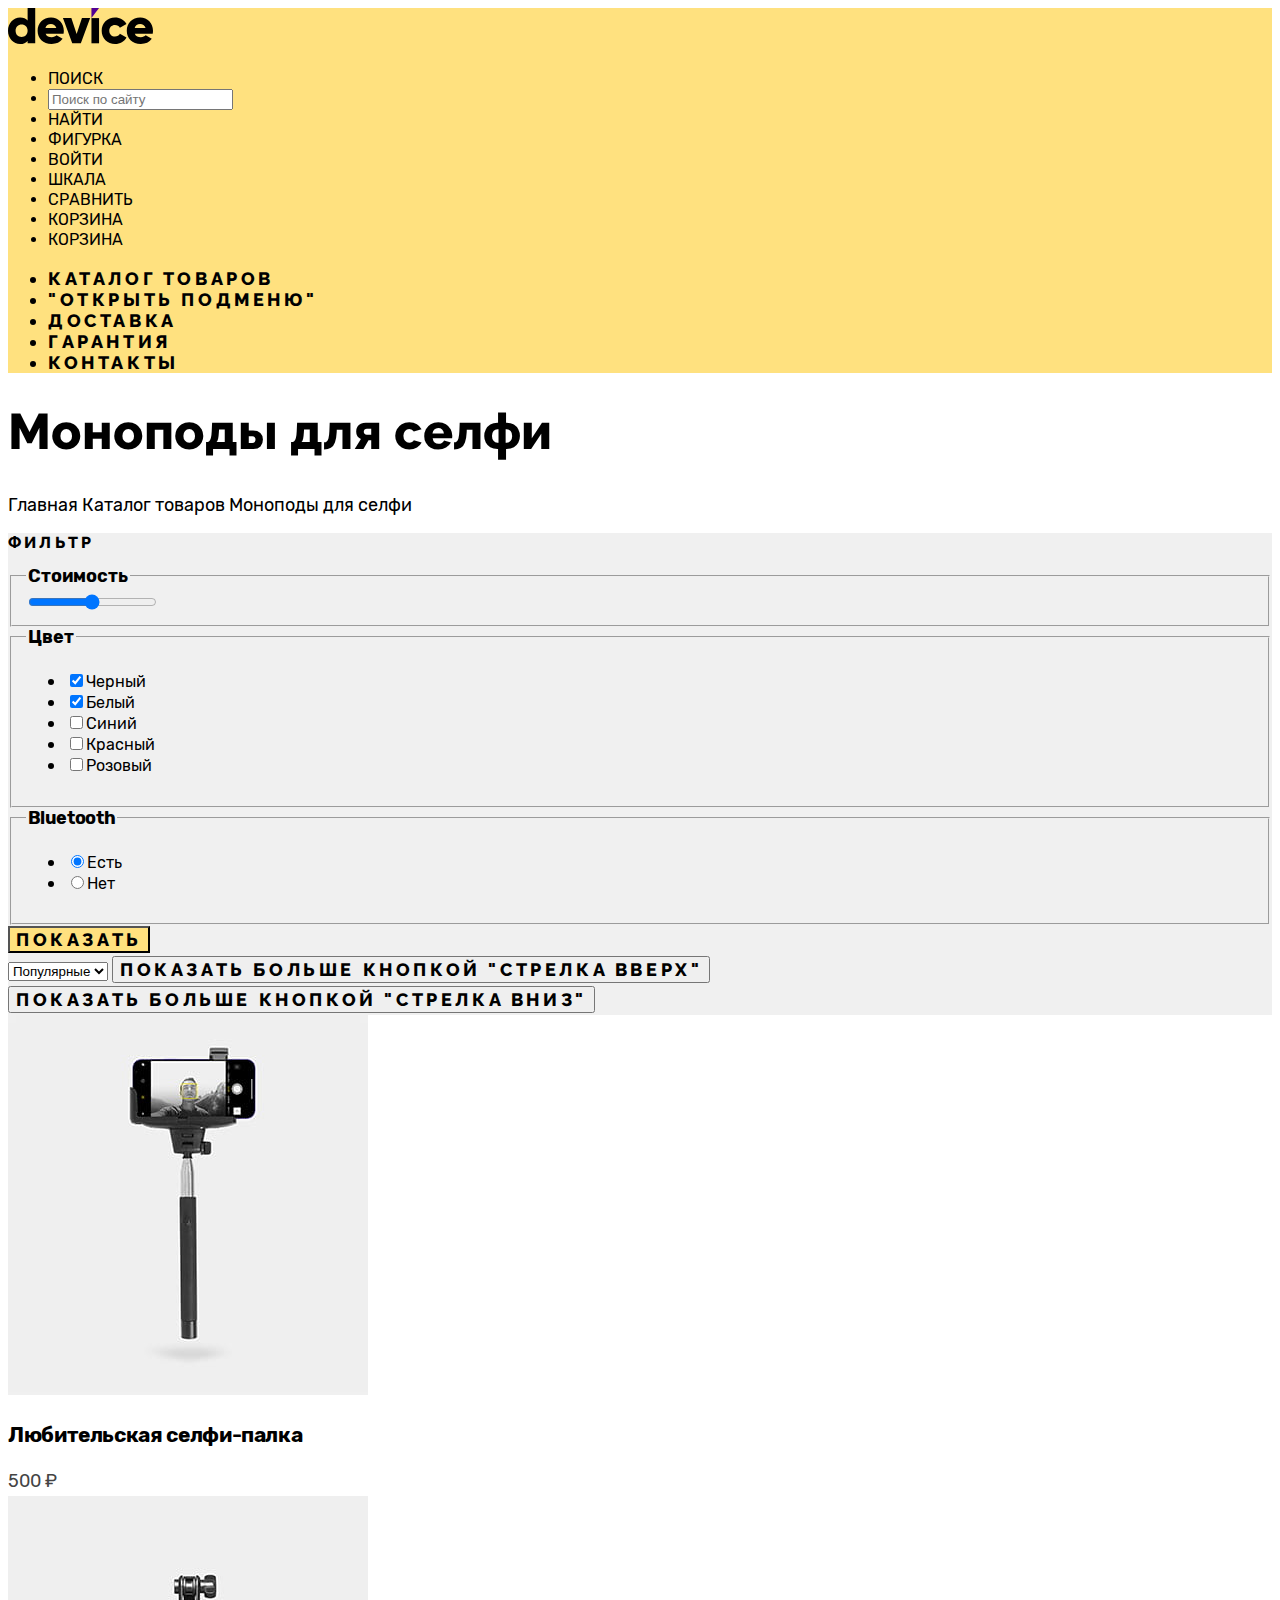
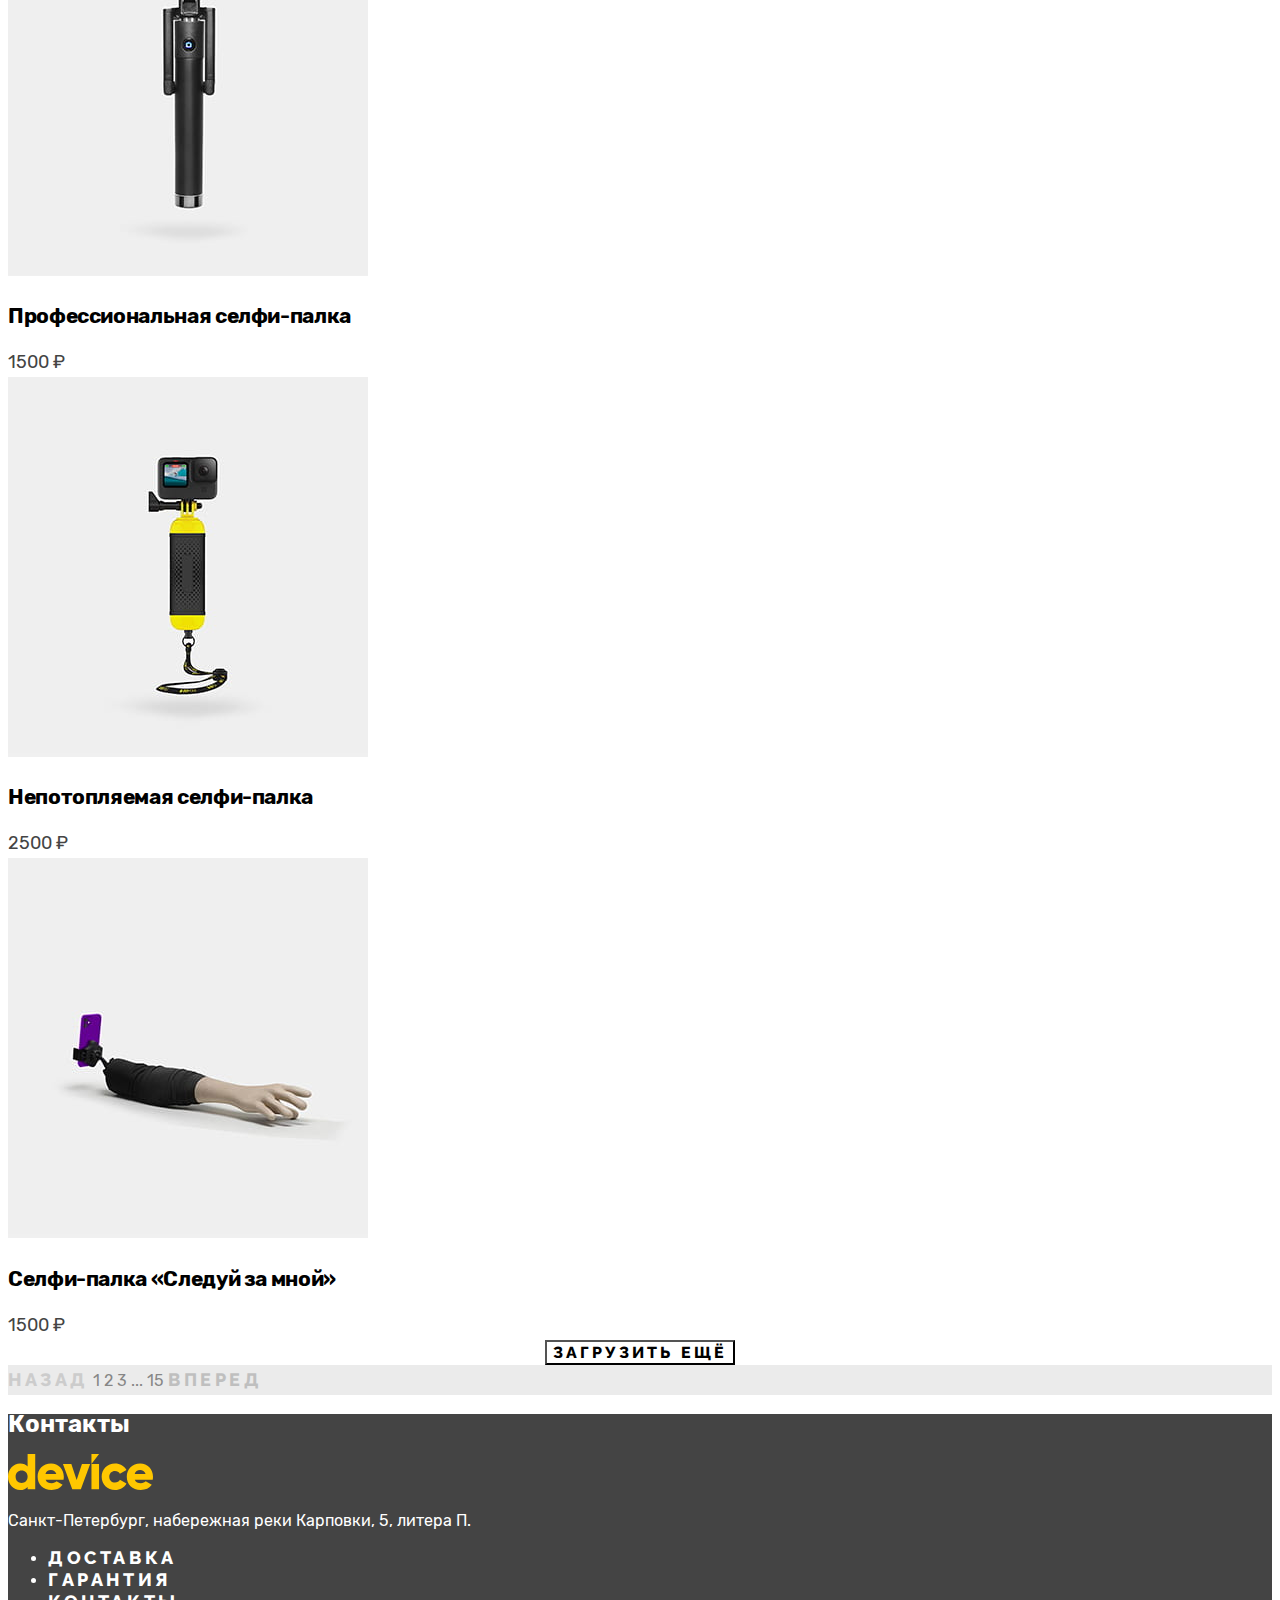
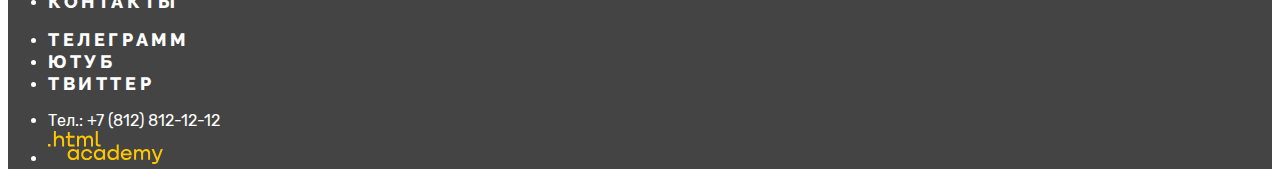
<file: 3/catalog.html>
<!DOCTYPE html>
<html lang="ru">
    <head>
        <meta charset="utf-8">
        <title>HTML Academy: Девайс</title>
        <link rel="stylesheet" href="styles/styles.css">
        <link rel="stylesheet" href="https://fonts.googleapis.com/css?family=Rubik">
      <base href="https://htmlacademy-htmlcss.github.io/2192931-device-35/3/">
</head>
<body class="body">
    <header class="header">
        <a class="logo-link"><img class="logo" src="images\logo\logo.svg" width="145" height="36" alt="Логотип «DEVICE»."></a>
    <!-- Навигация -->
        <nav class="navigation">
            <ul class="navigation-list">
                <li class="navigation-item">
                <a class="navigation-link" href=""><span class="visually-hidden">Поиск</span></a></li>
                <li class="navigation-item"><input class="search" type="search" placeholder="Поиск по сайту"></li>
                <li class="navigation-item"><a class="navigation-link" href="#">Найти</a></li>
                <li class="navigation-item"><a class="navigation-link" href="#"><span class="visually-hidden">Фигурка</span></a></li>
                <li class="navigation-item"><a class="navigation-link" href="#">Войти</a></li>
                <li class="navigation-item"><a class="navigation-link" href="#"><span class="visually-hidden">Шкала</span></a></li>
                <li class="navigation-item"><a class="navigation-link" href="#">Сравнить</a></li>
                <li class="navigation-item"><a class="navigation-link" href="#"><span class="visually-hidden">Корзина</span></a> </li>
                <li class="navigation-item"><a class="navigation-link" href="#">Корзина</a></li>
            </ul>
            <ul class="navigation-list-user">
                <li class="navigation-item"><a href="catalog.html" class="navigation-link-current">Каталог товаров</a></li>
                <li class="navigation-item"><a href="#!" class="navigation-link"><span class="visually-hidden">"Открыть подменю"</span></a></li>
                <li class="navigation-item"><a href="#!" class="navigation-link">Доставка</a></li>
                <li class="navigation-item"><a href="#!" class="navigation-link">Гарантия</a></li>
                <li class="navigation-item"><a href="#!" class="navigation-link">Контакты</a></li>
            </ul>
        </nav>
    </header>
    <main class="main-inner">
        <h1 class="inner-header-title">Моноподы для селфи</h1>
        <div class="breadcrumbs">
            <a class="breadcrumbs-link" href="index.html">Главная</a>
            <a class="breadcrumbs-link">Каталог товаров</a>
            <a class="breadcrumbs-link" href="#">Моноподы для селфи</a>
        </div>
        <div class="catalog-group">
        <h2 class="catalog-products-filter">Фильтр</h2>
        <form class="catalog-filter" action="https://echo.htmlacademy.ru/" method="get">
            <fieldset class="catalog-filter-group">
                <legend class="catalog-filter-index">Стоимость</legend>
                <input class="button-range" type="range" min="0" max="10000">
            </fieldset>
            <fieldset class="catalog-filter-group">
                <legend class="catalog-filter-index">Цвет</legend>
                <ul class="catalog-filter-list">
                    <li class="catalog-filter-item"><label class="control">
                    <input class="control-input" type="checkbox" name="Черный" checked>Черный</label></li>
                    <li class="catalog-filter-item"><label class="control">
                    <input class="control-input" type="checkbox" name="Белый" checked>Белый</label></li>
                    <li class="catalog-filter-item"><label class="control">
                    <input class="control-input" type="checkbox" name="Синий">Синий</label></li>
                    <li class="catalog-filter-item"><label class="control">
                    <input class="control-input" type="checkbox" name="Красный">Красный</label></li>
                    <li class="catalog-filter-item"><label class="control">
                    <input class="control-input" type="checkbox" name="Розовый">Розовый</label></li>
                </ul>
            </fieldset>
            <fieldset class="catalog-filter-group">
              <legend class="catalog-filter-bluetooth">Bluetooth</legend>
                <ul class="catalog-filter-list">
                    <li class="catalog-filter-item"><label class="control">
                    <input class="control-input" type="radio" name="radio-button" value="Есть" checked>Есть</label></li>
                    <li class="catalog-filter-item"><label class="control">
                    <input class="control-input" type="radio" name="radio-button" value="Нет">Нет</label></li>
                </ul>
            </fieldset>
            <button class="button-show" type="submit">Показать</button>
        </form>
        <div>
            <select class="select-control" aria-label="Сортировка">
                <option value="popular">Популярные</option>
                <option value="cheap">Дешёвые</option>
                <option value="expensive">Дорогие</option>
            </select>
            <button class="button button-light"><span class="visually-hidden">Показать больше кнопкой "стрелка вверх"</span></button>
            <button class="button"><span class="visually-hidden">Показать больше кнопкой "стрелка вниз"</span></button>
        </div>
        <section class="products">
            <div class="product-card">
                <a class="product-card-link" href="product.html"><img class="product-card-image" src="/images/products/product-1.jpg" width="360" height="380" alt="Селфи палка">
                <h3 class="product-card-title">Любительская селфи-палка</h3></a>
                <span class="product-card-price">500 ₽</span>
            </div>
            <div class="product-card">
                <a class="product-card-link" href="product.html"><img class="product-card-image" src="images/products/product-2.jpg" width="360" height="380" alt="Профессиональная селфи палка">
                <h3 class="product-card-title">Профессиональная селфи-палка</h3></a>
                <span class="product-card-price">1500 ₽</span>
            </div>
            <div class="product-card">
                <a class="product-card-link" href="product.html"><img class="product-card-image" src="images/products/product-3.jpg" width="360" height="380" alt="Непотопляемая селфи палка">
                <h3 class="product-card-title">Непотопляемая селфи-палка</h3></a>
                <span class="product-card-price">2500 ₽</span>
            </div>
            <div class="product-card">
                <a class="product-card-link" href="product.html">
                <img class="product-card-image" src="images/products/product-4.jpg" width="360" height="380" alt="Селфи-палка «Следуй за мной»">
                <h3 class="product-card-title">Селфи-палка «Следуй за мной»</h3></a>
                <span class="product-card-price">1500 ₽</span>
            </div>
        </section>
        <div class="pagination-show-more">
            <button class="button pagination-show-more">Загрузить ещё</button>
        </div>
        <div class="pagination">
            <a class="pagination-link pagination-prev pagination-disabled"><span class="back-page">НАЗАД</span></a>
            <a class="pagination-link pagination-current">1</a>
            <a class="pagination-link" href="#">2</a>
            <a class="pagination-link" href="#">3</a>
            <a class="pagination-link" href="#">...</a>
            <a class="pagination-link" href="#">15</a>
            <a class="pagination-link pagination-next" href="#"><span class="next-page">ВПЕРЕД</span></a>
        </div>
        </div>
    </main>
    <footer class="page-footer">
      <section class="footer-contacts">
          <h2 class="visually-hidden">Контакты</h2>
          <img class="footer-contacts-logo" src="images/logo/logo_yellow.svg" width="145" height="36" alt="Логотип «DEVICE».">
          <address class="footer-address"><p class="footer-address-text">Санкт-Петербург, набережная реки Карповки, 5, литера П.</p></address>
      </section>
      <section class="footer-prices">
          <ul class="footer-prices-list">
              <li class="footer-prices-item"><a class="footer-prices-link" href="#">Доставка</a></li>
              <li class="footer-prices-item"><a class="footer-prices-link" href="#">Гарантия</a></li>
              <li class="footer-prices-item"><a class="footer-prices-link" href="#">Контакты</a></li>
          </ul>
          <ul class="footer-social-list">
              <li class="footer-social-item"><a class="button" href="#"><span class="visually-hidden">Телеграмм</span></a></li>
              <li class="footer-social-item"><a class="button" href="#"><span class="visually-hidden">Ютуб</span></a></li>
              <li class="footer-social-item"><a class="button" href="#"><span class="visually-hidden">Твиттер</span></a></li>
          </ul>
      </section>
      <section class="footer-contacts-user">
          <ul class="footer-contacts-user-list">
              <li class="footer-contacts-user-item"><a class="footer-contacts-address-phone" href="tel:+78128121212">Тел.: +7 (812) 812-12-12</a></li>
              <li class="footer-contacts-user-item"><img class="footer-contacts-user-logo" src="images/logo/logo_htmlacademy.svg" width="115" height="33" alt="Логотип «html.academy»."></li>
          </ul>
      </section>
  </footer>
</body>
</html>
</file>
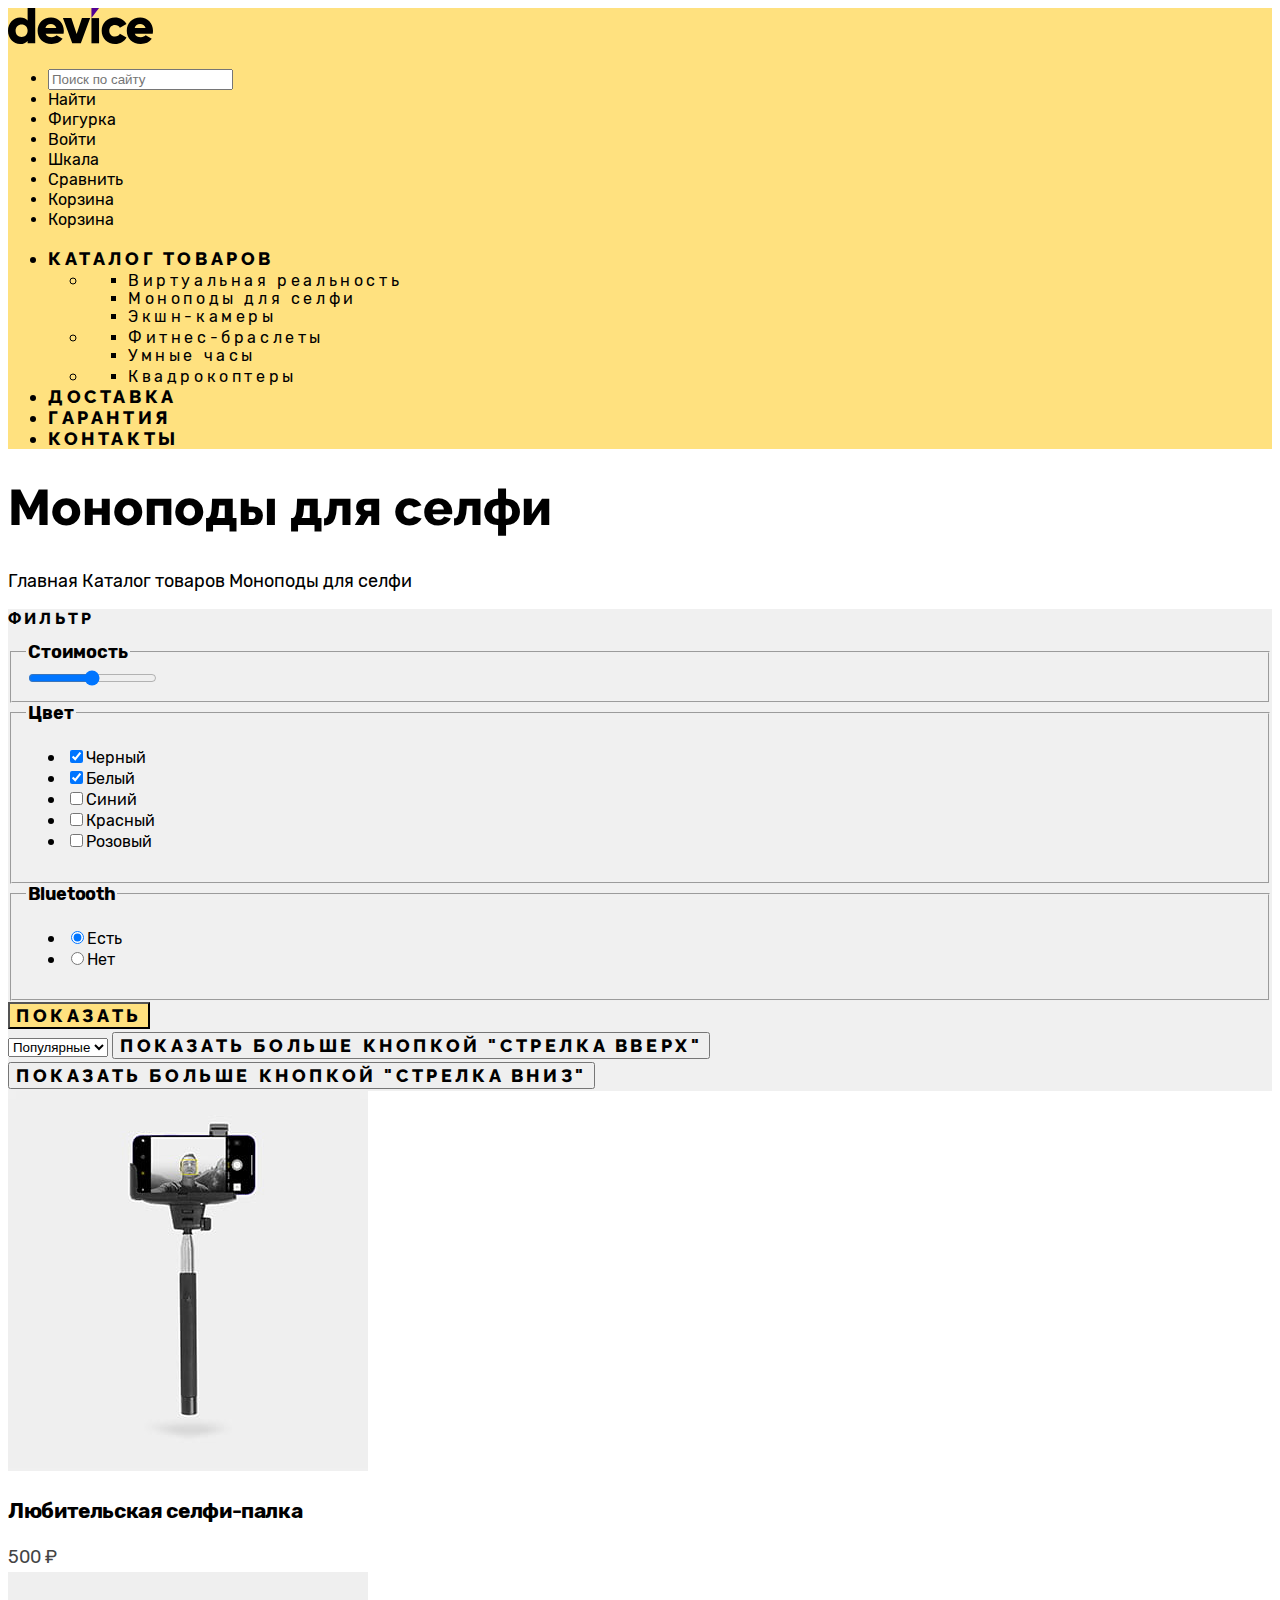
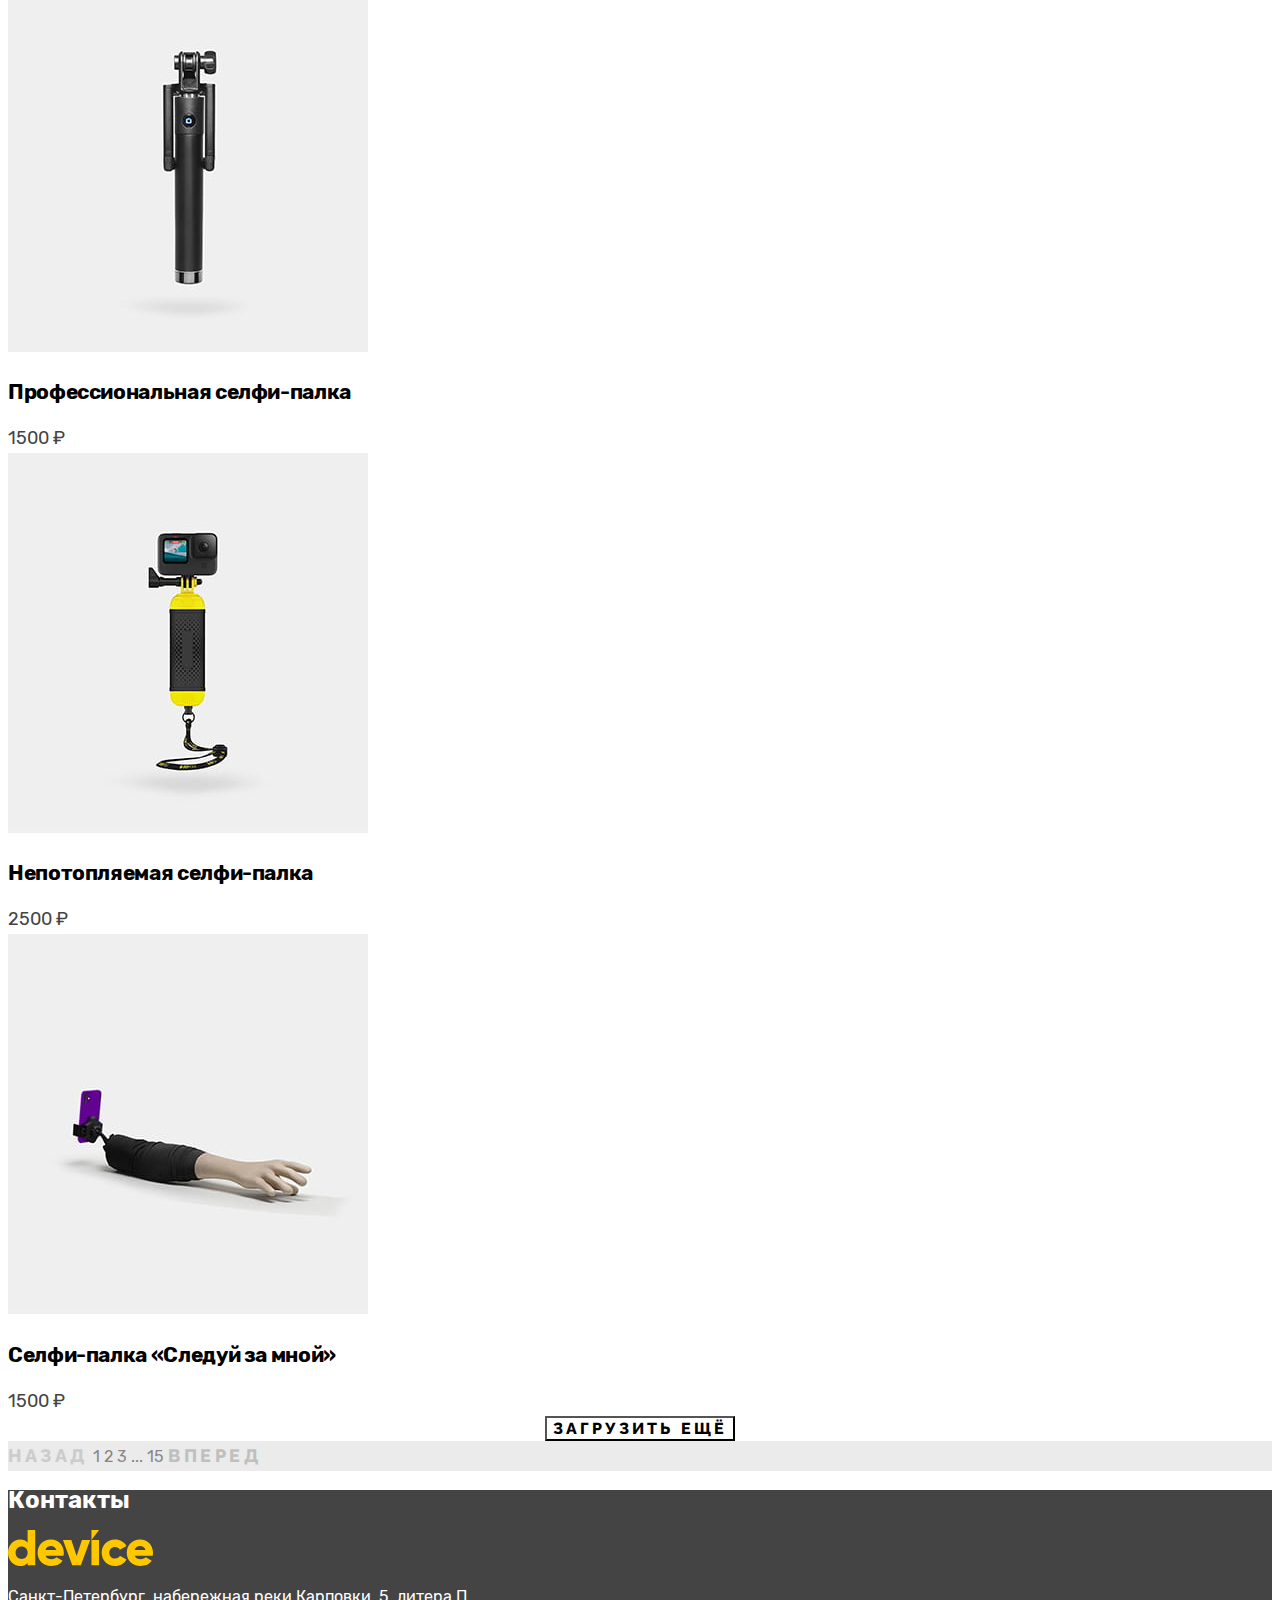
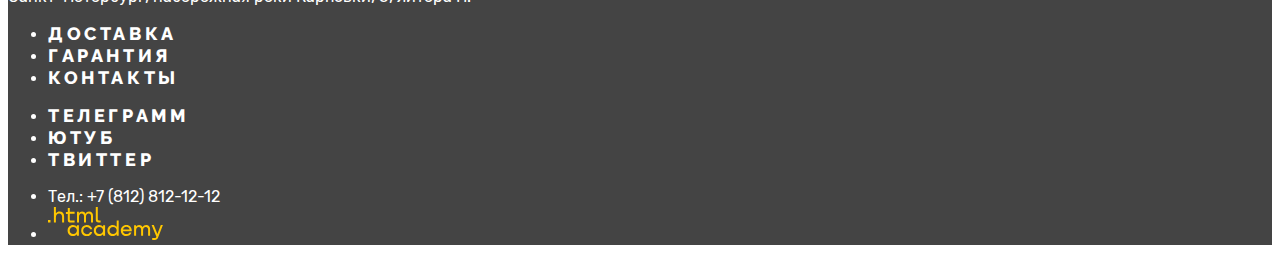
<file: 4/catalog.html>
<!DOCTYPE html>
<html lang="ru">
  <head>
    <meta charset="utf-8">
    <title>HTML Academy: Девайс</title>
    <link rel="stylesheet" href="styles/styles.css">
    <link rel="stylesheet" href="https://fonts.googleapis.com/css?family=Rubik">
    <base href="https://htmlacademy-htmlcss.github.io/2192931-device-35/4/">
</head>
  <body class="body">
    <header class="header">
      <a class="logo-link"><img class="logo" src="images/logo/logo.svg" width="145" height="36" alt="Логотип «DEVICE»."></a>
      <!-- Навигация -->
      <nav class="navigation">
        <ul class="navigation-list">
          <li class="navigation-item"><input class="search" type="search" placeholder="Поиск по сайту"></li>
          <li class="navigation-item"><a class="navigation-link" href="#">Найти</a></li>
          <li class="navigation-item"><a class="navigation-link" href="#"><span class="visually-hidden">Фигурка</span></a></li>
          <li class="navigation-item"><a class="navigation-link" href="#">Войти</a></li>
          <li class="navigation-item"><a class="navigation-link" href="#"><span class="visually-hidden">Шкала</span></a></li>
          <li class="navigation-item"><a class="navigation-link" href="#">Сравнить</a></li>
          <li class="navigation-item"><a class="navigation-link" href="#"><span class="visually-hidden">Корзина</span></a></li>
          <li class="navigation-item"><a class="navigation-link" href="#">Корзина</a></li>
        </ul>
        <ul class="navigation-list-user">
          <li class="navigation-item">
            <a href="#" class="navigation-catalog-link">Каталог товаров</a>
              <ul>
                <li class="navigation-item">
                  <ul class="navigation-catalog">
                    <li><a class="navigation-link" href="#">Виртуальная реальность</a></li>
                    <li><a class="navigation-link" href="#">Моноподы для cелфи</a></li>
                    <li><a class="navigation-link" href="#">Экшн-камеры</a></li>
                  </ul>
                </li>
                <li class="navigation-item">
                  <ul class="navigation-catalog">
                    <li><a class="navigation-link" href="#">Фитнес-браслеты</a></li>
                    <li><a class="navigation-link" href="#">Умные часы</a></li>
                  </ul>
                </li>
                <li class="navigation-item">
                  <ul class="navigation-catalog">
                    <li><a class="navigation-link" href="#">Квадрокоптеры</a></li>
                  </ul>
                </li>
            </ul>
          <li class="navigation-item"><a href="#" class="navigation-catalog-link">Доставка</a></li>
          <li class="navigation-item"><a href="#" class="navigation-catalog-link">Гарантия</a></li>
          <li class="navigation-item"><a href="#" class="navigation-catalog-link">Контакты</a></li>
        </ul>
        </nav>
    </header>
    <main class="main-inner">
      <h1 class="inner-header-title">Моноподы для селфи</h1>
      <div class="breadcrumbs">
        <a class="breadcrumbs-link" href="index.html">Главная</a>
        <a class="breadcrumbs-link">Каталог товаров</a>
        <a class="breadcrumbs-link" href="#">Моноподы для селфи</a>
      </div>
      <div class="catalog-group">
        <h2 class="catalog-products-filter">Фильтр</h2>
        <form class="catalog-filter" action="https://echo.htmlacademy.ru/" method="get">
          <fieldset class="catalog-filter-group">
            <legend class="catalog-filter-index">Стоимость</legend>
            <input class="button-range" type="range" min="0" max="10000">
          </fieldset>
          <fieldset class="catalog-filter-group">
            <legend class="catalog-filter-index">Цвет</legend>
            <ul class="catalog-filter-list">
              <li class="catalog-filter-item"><label class="control">
              <input class="control-input" type="checkbox" name="Черный" checked>Черный</label></li>
              <li class="catalog-filter-item"><label class="control">
              <input class="control-input" type="checkbox" name="Белый" checked>Белый</label></li>
              <li class="catalog-filter-item"><label class="control">
              <input class="control-input" type="checkbox" name="Синий">Синий</label></li>
              <li class="catalog-filter-item"><label class="control">
              <input class="control-input" type="checkbox" name="Красный">Красный</label></li>
              <li class="catalog-filter-item"><label class="control">
              <input class="control-input" type="checkbox" name="Розовый">Розовый</label></li>
            </ul>
          </fieldset>
          <fieldset class="catalog-filter-group">
            <legend class="catalog-filter-bluetooth">Bluetooth</legend>
              <ul class="catalog-filter-list">
                <li class="catalog-filter-item"><label class="control">
                <input class="control-input" type="radio" name="radio-button" value="Есть" checked>Есть</label></li>
                <li class="catalog-filter-item"><label class="control">
                <input class="control-input" type="radio" name="radio-button" value="Нет">Нет</label></li>
              </ul>
          </fieldset>
          <button class="button-show" type="submit">Показать</button>
        </form>
        <select class="select-control" aria-label="Сортировка">
          <option value="popular">Популярные</option>
          <option value="cheap">Дешёвые</option>
          <option value="expensive">Дорогие</option>
        </select>
        <button class="button button-light"><span class="visually-hidden">Показать больше кнопкой "стрелка вверх"</span></button>
        <button class="button"><span class="visually-hidden">Показать больше кнопкой "стрелка вниз"</span></button>
      </div>
      <section class="products">
        <div class="product-card">
          <a class="product-card-link" href="product.html"><img class="product-card-image" src="/images/products/product-1.jpg" width="360" height="380" alt="Селфи палка">
          <h3 class="product-card-title">Любительская селфи-палка</h3></a>
          <span class="product-card-price">500 ₽</span>
        </div>
        <div class="product-card">
          <a class="product-card-link" href="product.html"><img class="product-card-image" src="images/products/product-2.jpg" width="360" height="380" alt="Профессиональная селфи палка">
          <h3 class="product-card-title">Профессиональная селфи-палка</h3></a>
          <span class="product-card-price">1500 ₽</span>
        </div>
        <div class="product-card">
          <a class="product-card-link" href="product.html"><img class="product-card-image" src="images/products/product-3.jpg" width="360" height="380" alt="Непотопляемая селфи палка">
          <h3 class="product-card-title">Непотопляемая селфи-палка</h3></a>
          <span class="product-card-price">2500 ₽</span>
        </div>
        <div class="product-card">
          <a class="product-card-link" href="product.html">
          <img class="product-card-image" src="images/products/product-4.jpg" width="360" height="380" alt="Селфи-палка «Следуй за мной»">            <h3 class="product-card-title">Селфи-палка «Следуй за мной»</h3></a>
          <span class="product-card-price">1500 ₽</span>
        </div>
      </section>
      <div class="pagination-show-more">
        <button class="button pagination-show-more">Загрузить ещё</button>
      </div>
      <div class="pagination">
        <a class="pagination-link pagination-prev pagination-disabled"><span class="back-page">Назад</span></a>
        <a class="pagination-link pagination-current">1</a>
        <a class="pagination-link" href="#">2</a>
        <a class="pagination-link" href="#">3</a>
        <a class="pagination-link" href="#">...</a>
        <a class="pagination-link" href="#">15</a>
        <a class="pagination-link pagination-next" href="#"><span class="next-page">Вперед</span></a>
      </div>
    </main>
    <footer class="page-footer">
      <section class="footer-contacts">
        <h2 class="visually-hidden">Контакты</h2>
        <img class="footer-contacts-logo" src="images/logo/logo_yellow.svg" width="145" height="36" alt="Логотип «DEVICE».">
        <address class="footer-address"><p class="footer-address-text">Санкт-Петербург, набережная реки Карповки, 5, литера П.</p></address>
      </section>
      <section class="footer-prices">
        <ul class="footer-prices-list">
          <li class="footer-prices-item"><a class="footer-prices-link" href="#">Доставка</a></li>
          <li class="footer-prices-item"><a class="footer-prices-link" href="#">Гарантия</a></li>
          <li class="footer-prices-item"><a class="footer-prices-link" href="#">Контакты</a></li>
        </ul>
        <ul class="footer-social-list">
          <li class="footer-social-item"><a class="button" href="#"><span class="visually-hidden">Телеграмм</span></a></li>
          <li class="footer-social-item"><a class="button" href="#"><span class="visually-hidden">Ютуб</span></a></li>
          <li class="footer-social-item"><a class="button" href="#"><span class="visually-hidden">Твиттер</span></a></li>
        </ul>
      </section>
      <section class="footer-contacts-user">
        <ul class="footer-contacts-user-list">
          <li class="footer-contacts-user-item"><a class="footer-contacts-address-phone" href="tel:+78128121212">Тел.: +7 (812) 812-12-12</a></li>
          <li class="footer-contacts-user-item"><img class="footer-contacts-user-logo" src="images/logo/logo_htmlacademy.svg" width="115" height="33" alt="Логотип «html.academy»."></li>
        </ul>
      </section>
    </footer>
  </body>
  </html>
</file>
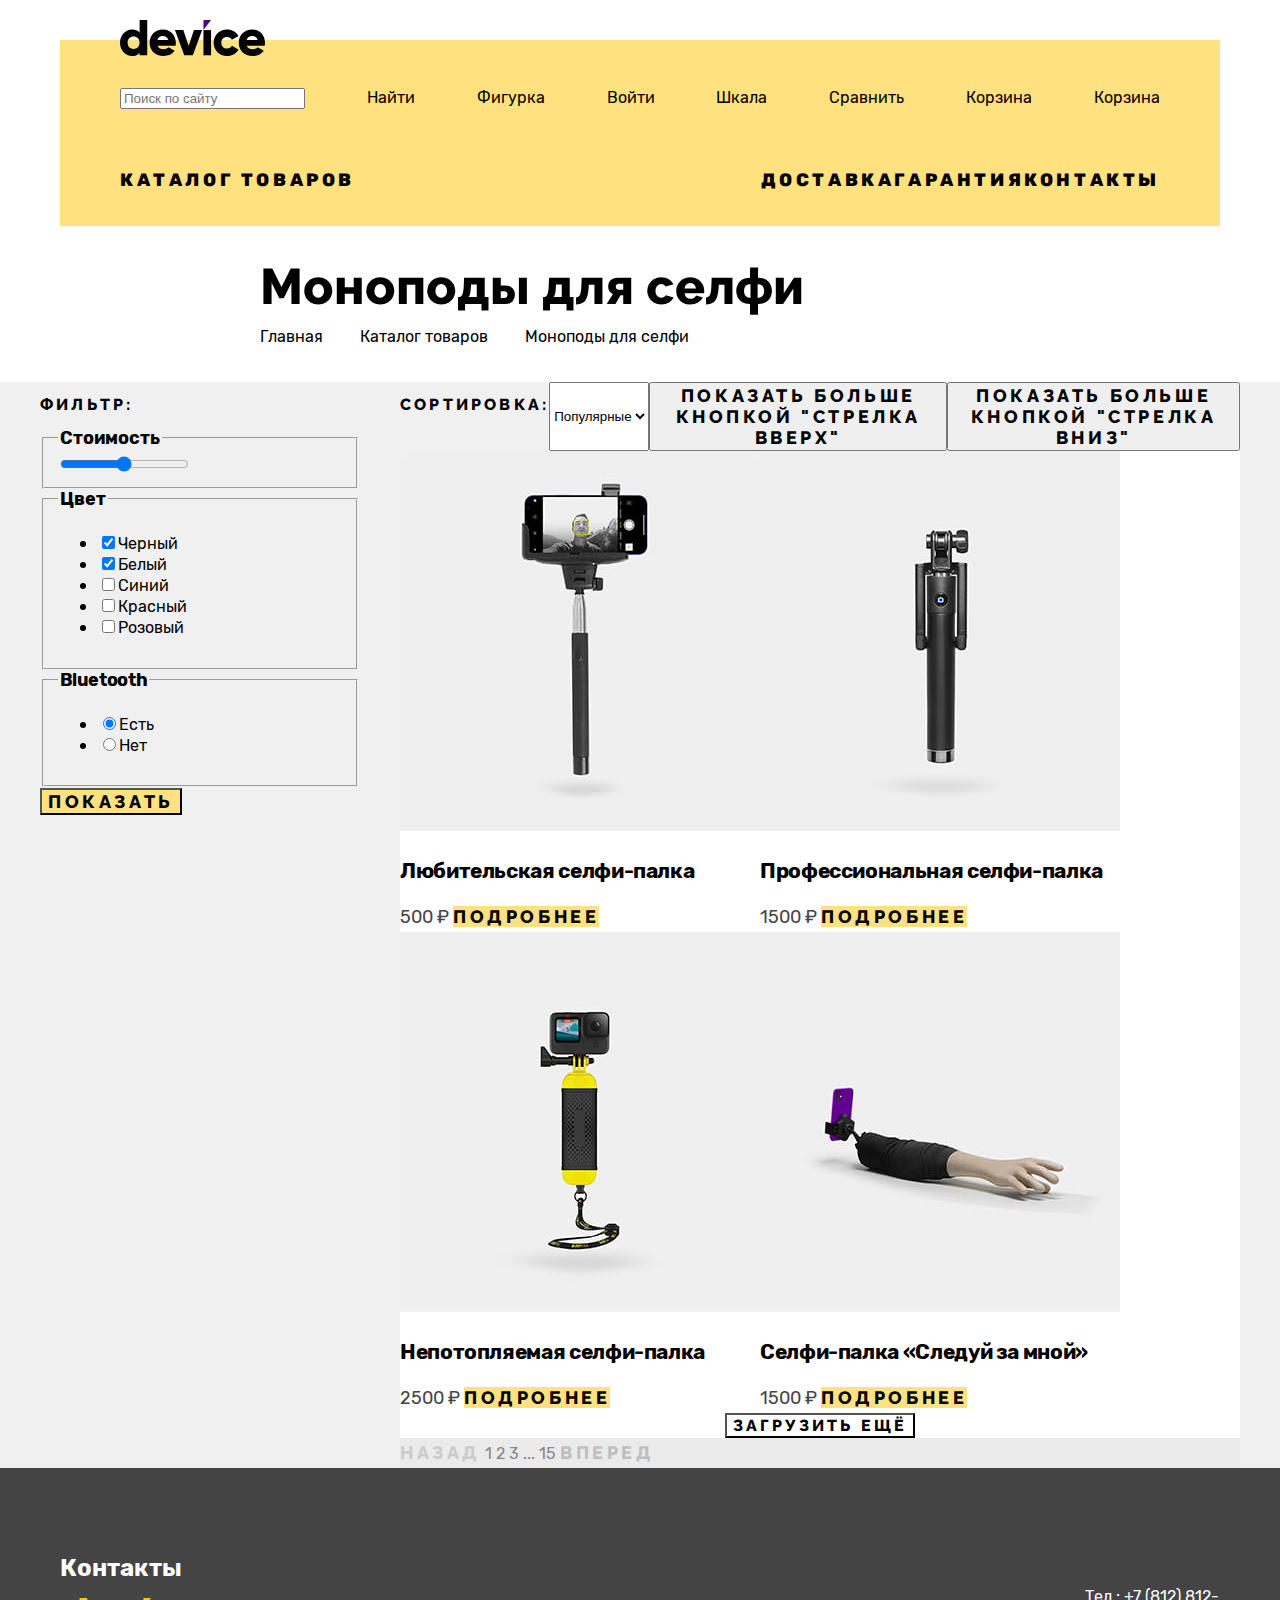
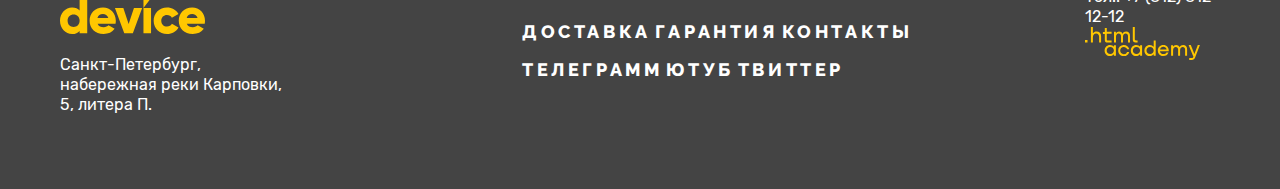
<file: 5/catalog.html>
<!DOCTYPE html>
<html lang="ru">

  <head>
    <meta charset="utf-8">
    <title>HTML Academy: Девайс</title>
    <link rel="stylesheet" href="styles/styles.css">
    <link rel="stylesheet" href="https://fonts.googleapis.com/css?family=Rubik">
    <base href="https://htmlacademy-htmlcss.github.io/2192931-device-35/5/">
</head>

  <body class="body">
    <header class="header">
      <a class="logo-link" href="index.html"><img class="logo" src="images/logo/logo.svg" width="145" height="36"
          alt="Логотип «DEVICE»."></a>
      <!-- Навигация -->
      <nav class="navigation">
        <ul class="navigation-list">
          <li class="navigation-item"><input class="search" type="search" placeholder="Поиск по сайту"></li>
          <li class="navigation-item"><a class="navigation-link" href="#">Найти</a></li>
          <li class="navigation-item"><a class="navigation-link" href="#"><span
                class="visually-hidden">Фигурка</span></a></li>
          <li class="navigation-item"><a class="navigation-link" href="#">Войти</a></li>
          <li class="navigation-item"><a class="navigation-link" href="#"><span class="visually-hidden">Шкала</span></a>
          </li>
          <li class="navigation-item"><a class="navigation-link" href="#">Сравнить</a></li>
          <li class="navigation-item"><a class="navigation-link" href="#"><span
                class="visually-hidden">Корзина</span></a></li>
          <li class="navigation-item"><a class="navigation-link" href="#">Корзина</a></li>
        </ul>
        <ul class="navigation-list-user">
          <li class="navigation-item">
            <a href="#" class="navigation-catalog-link">Каталог товаров</a>
            <ul>
              <li class="navigation-item">
                <ul class="navigation-catalog">
                  <li><a class="navigation-link" href="#">Виртуальная реальность</a></li>
                  <li><a class="navigation-link" href="#">Моноподы для cелфи</a></li>
                  <li><a class="navigation-link" href="#">Экшн-камеры</a></li>
                </ul>
              </li>
              <li class="navigation-item">
                <ul class="navigation-catalog">
                  <li><a class="navigation-link" href="#">Фитнес-браслеты</a></li>
                  <li><a class="navigation-link" href="#">Умные часы</a></li>
                </ul>
              </li>
              <li class="navigation-item">
                <ul class="navigation-catalog">
                  <li><a class="navigation-link" href="#">Квадрокоптеры</a></li>
                </ul>
              </li>
            </ul>
          <li class="navigation-item"><a href="#" class="navigation-catalog-link">Доставка</a></li>
          <li class="navigation-item"><a href="#" class="navigation-catalog-link">Гарантия</a></li>
          <li class="navigation-item"><a href="#" class="navigation-catalog-link">Контакты</a></li>
        </ul>
      </nav>
    </header>
    <main class="main-inner main-container">
      <div class="page-container">
        <div class="breadcrumbs">
          <h1 class="inner-header-title">Моноподы для селфи</h1>
          <a class="breadcrumbs-link" href="index.html">Главная</a>
          <a class="breadcrumbs-link">Каталог товаров</a>
          <a class="breadcrumbs-link">Моноподы для селфи</a>
        </div>
      </div>
      <div class="catalog-group-container">
        <div class="catalog-group">
          <form class="catalog-filter" action="https://echo.htmlacademy.ru/" method="get">
            <h2 class="catalog-products-filter">Фильтр:</h2>
            <fieldset class="catalog-filter-group">
              <legend class="catalog-filter-index">Стоимость</legend>
              <input class="button-range" type="range" min="0" max="10000">
            </fieldset>
            <fieldset class="catalog-filter-group">
              <legend class="catalog-filter-index">Цвет</legend>
              <ul class="catalog-filter-list">
                <li class="catalog-filter-item"><label class="control">
                    <input class="control-input" type="checkbox" name="Черный" checked>Черный</label></li>
                <li class="catalog-filter-item"><label class="control">
                    <input class="control-input" type="checkbox" name="Белый" checked>Белый</label></li>
                <li class="catalog-filter-item"><label class="control">
                    <input class="control-input" type="checkbox" name="Синий">Синий</label></li>
                <li class="catalog-filter-item"><label class="control">
                    <input class="control-input" type="checkbox" name="Красный">Красный</label></li>
                <li class="catalog-filter-item"><label class="control">
                    <input class="control-input" type="checkbox" name="Розовый">Розовый</label></li>
              </ul>
            </fieldset>
            <fieldset class="catalog-filter-group">
              <legend class="catalog-filter-bluetooth">Bluetooth</legend>
              <ul class="catalog-filter-list">
                <li class="catalog-filter-item"><label class="control">
                    <input class="control-input" type="radio" name="radio-button" value="Есть" checked>Есть</label>
                </li>
                <li class="catalog-filter-item"><label class="control">
                    <input class="control-input" type="radio" name="radio-button" value="Нет">Нет</label></li>
              </ul>
            </fieldset>
            <button class="button-show" type="submit">Показать</button>
          </form>
        </div>

        <div class="catalog-right-column">
          <div class="catalog-products-filter-container">
            <h2 class="catalog-products-filter">Сортировка:</h2>
            <select class="select-control" aria-label="Сортировка">
              <option value="popular">Популярные</option>
              <option value="cheap">Дешёвые</option>
              <option value="expensive">Дорогие</option>
            </select>
            <button class="button button-light"><span class="visually-hidden">Показать больше кнопкой "стрелка
                вверх"</span></button>
            <button class="button"><span class="visually-hidden">Показать больше кнопкой "стрелка
                вниз"</span></button>
          </div>
          <section class="products">
            <div class="products-container">
              <div class="product-card">
                <a class="product-card-link" href="product.html"><img class="product-card-image"
                    src="images/products/product-1.jpg" width="360" height="380" alt="Селфи палка">
                  <h3 class="product-card-title">Любительская селфи-палка</h3>
                </a>
                <span class="product-card-price">500 ₽</span>
                <a class="product-link" href="#">Подробнее</a>
              </div>
              <div class="product-card">
                <a class="product-card-link" href="product.html"><img class="product-card-image"
                    src="images/products/product-2.jpg" width="360" height="380" alt="Профессиональная селфи палка">
                  <h3 class="product-card-title">Профессиональная селфи-палка</h3>
                </a>
                <span class="product-card-price">1500 ₽</span>
                <a class="product-link" href="#">Подробнее</a>
              </div>
            </div>

            <div class="products-container">
              <div class="product-card">
                <a class="product-card-link" href="product.html"><img class="product-card-image"
                    src="images/products/product-3.jpg" width="360" height="380" alt="Непотопляемая селфи палка">
                  <h3 class="product-card-title">Непотопляемая селфи-палка</h3>
                </a>
                <span class="product-card-price">2500 ₽</span>
                <a class="product-link" href="#">Подробнее</a>
              </div>
              <div class="product-card">
                <a class="product-card-link" href="product.html">
                  <img class="product-card-image" src="images/products/product-4.jpg" width="360" height="380"
                    alt="Селфи-палка «Следуй за мной»">
                  <h3 class="product-card-title">Селфи-палка «Следуй за мной»</h3>
                </a>
                <span class="product-card-price">1500 ₽</span>
                <a class="product-link" href="#">Подробнее</a>
              </div>
            </div>
          </section>
          <div class="pagination-show-more">
            <button class="button pagination-show-more">Загрузить ещё</button>
          </div>
          <div class="pagination">
            <a class="pagination-link pagination-prev pagination-disabled"><span class="back-page">Назад</span></a>
            <a class="pagination-link pagination-current">1</a>
            <a class="pagination-link" href="#">2</a>
            <a class="pagination-link" href="#">3</a>
            <a class="pagination-link" href="#">...</a>
            <a class="pagination-link" href="#">15</a>
            <a class="pagination-link pagination-next" href="#"><span class="next-page">Вперед</span></a>
          </div>
        </div>
      </div>
    </main>
    <footer class="page-footer">
      <div class="page-footer-container">
        <section class="footer-contacts">
          <h2 class="visually-hidden">Контакты</h2>
          <a href="index.html"><img class="footer-contacts-logo" src="images/logo/logo_yellow.svg" width="145"
              height="36" alt="Логотип «DEVICE»."></a>
          <address class="footer-address">
            <p class="footer-address-text">
              Санкт-Петербург, набережная реки Карповки, 5, литера П.
            </p>
          </address>
        </section>
        <section class="footer-prices">
          <ul class="footer-prices-list">
            <li class="footer-prices-item">
              <a class="footer-prices-link" href="#">Доставка</a>
            </li>
            <li class="footer-prices-item">
              <a class="footer-prices-link" href="#">Гарантия</a>
            </li>
            <li class="footer-prices-item">
              <a class="footer-prices-link" href="#">Контакты</a>
            </li>
          </ul>
          <ul class="footer-social-list">
            <li class="footer-social-item">
              <a class="button" href="https://t.me/htmlacademy"><span class="visually-hidden">Телеграмм</span></a>
            </li>
            <li class="footer-social-item">
              <a class="button" href="https://www.youtube.com/user/htmlacademyru"><span
                  class="visually-hidden">Ютуб</span></a>
            </li>
            <li class="footer-social-item">
              <a class="button" href="https://twitter.com/htmlacademy_ru"><span
                  class="visually-hidden">Твиттер</span></a>
            </li>
          </ul>
        </section>
        <section class="footer-contacts-user">
          <ul class="footer-contacts-user-list">
            <li class="footer-contacts-user-item">
              <a class="footer-contacts-address-phone" href="tel:+78128121212">Тел.: +7 (812) 812-12-12</a>
            </li>
            <li class="footer-contacts-user-item">
              <a href="https://htmlacademy.ru/"><img class="footer-contacts-user-logo"
                  src="images/logo/logo_htmlacademy.svg" width="115" height="33" alt="Логотип «html.academy»."></a>
            </li>
          </ul>
        </section>
      </div>
    </footer>
  </body>

</html>
</file>
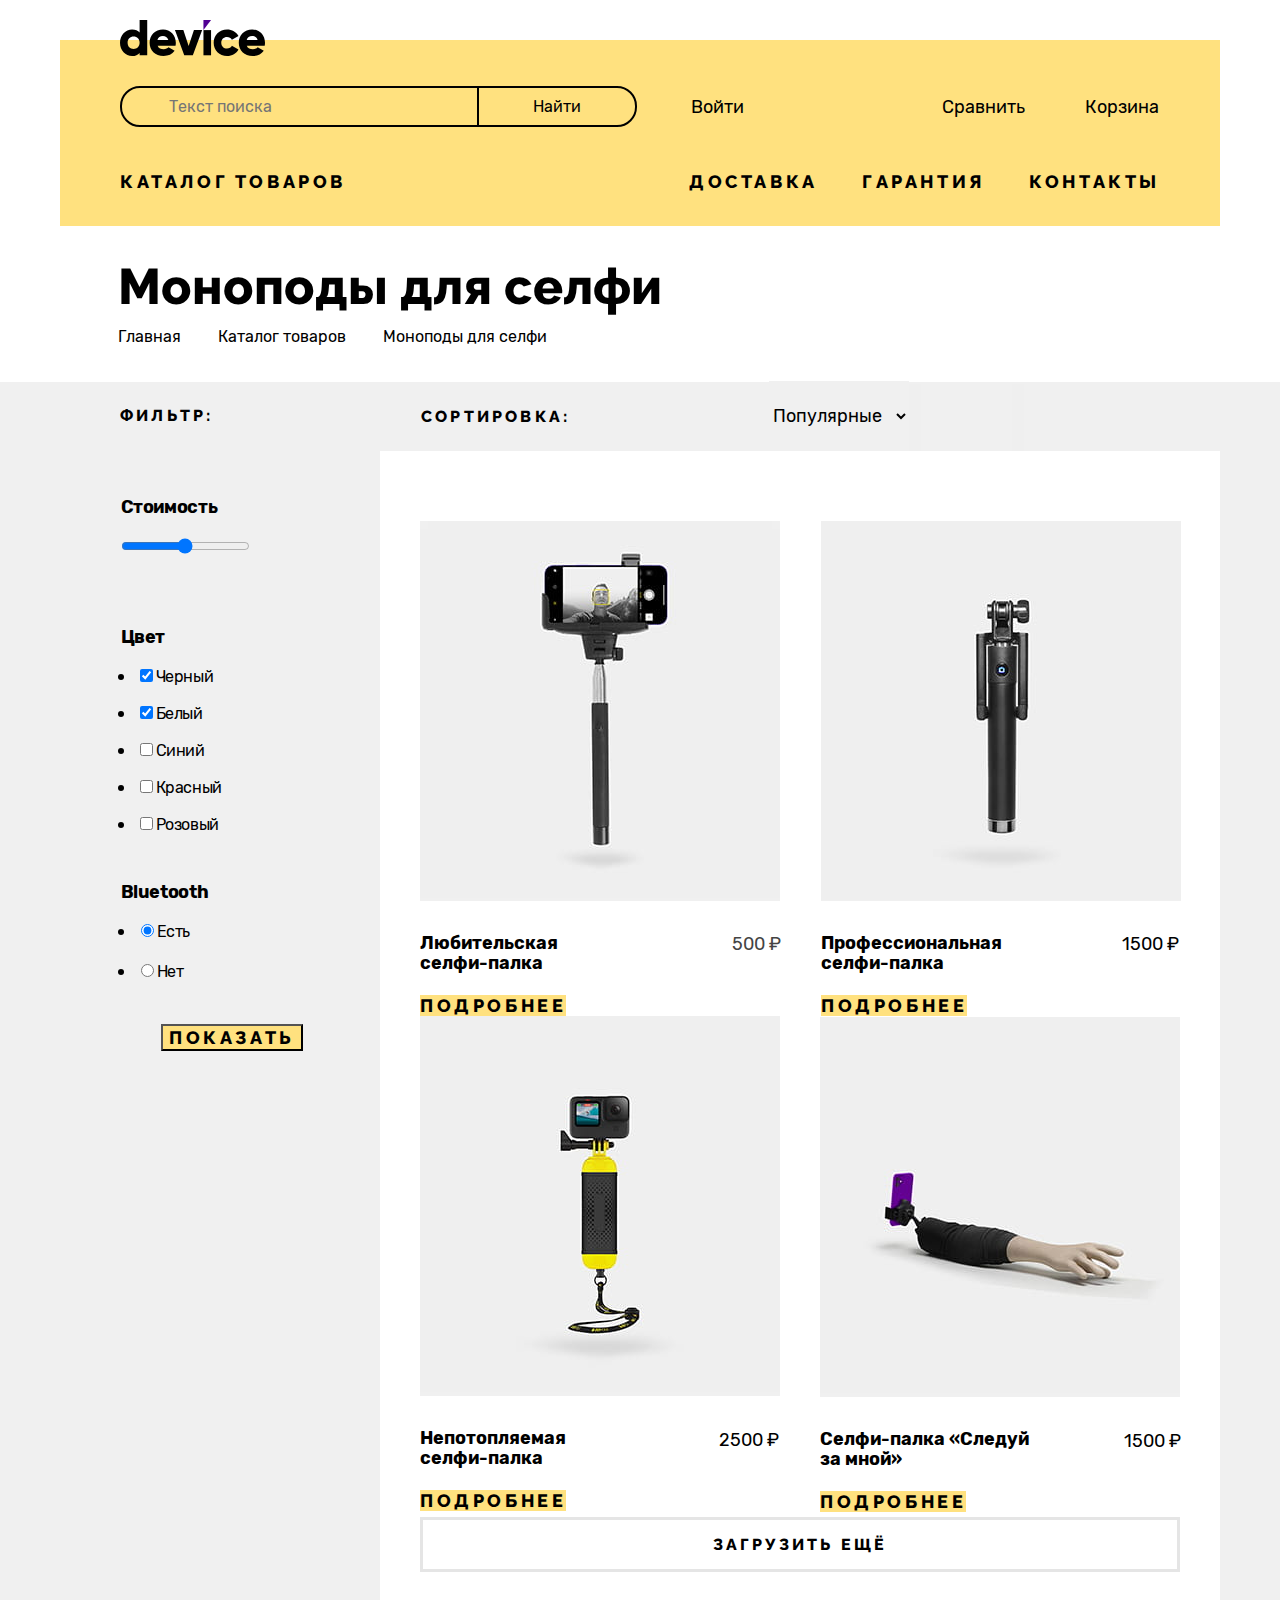
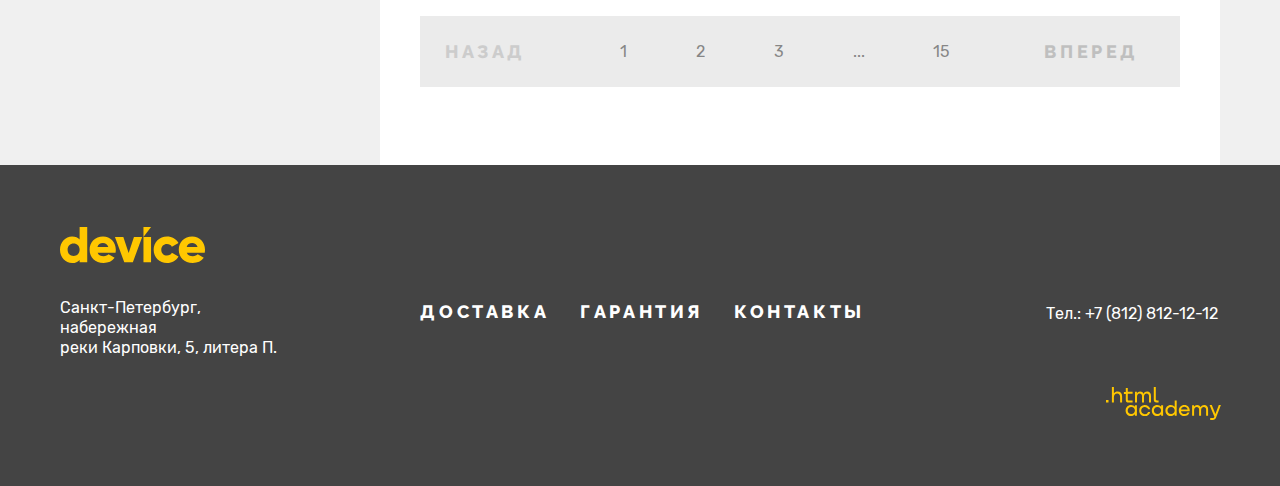
<file: 6/catalog.html>
<!DOCTYPE html>
<html lang="ru">

  <head>
    <meta charset="utf-8">
    <title>HTML Academy: Девайс</title>
    <link rel="stylesheet" href="styles/styles.css">
    <link rel="stylesheet" href="https://fonts.googleapis.com/css?family=Rubik">
    <base href="https://htmlacademy-htmlcss.github.io/2192931-device-35/6/">
</head>

  <body class="body">
    <header class="header">
      <a class="logo-link" href="index.html"><img class="logo" src="images/logo/logo.svg" width="145" height="36"
          alt="Логотип «DEVICE»."></a>
      <!-- Навигация -->
      <nav class="navigation">
        <ul class="navigation-list">
          <div class="navigation-search">
            <li class="navigation-item-hidden">
              <a class="navigation-link" href="#"><span class="visually-hidden">Лупа</span></a>
            </li>
          <li class="navigation-item">
            <input class="search" type="search" placeholder="Текст поиска">
          </li>
          </div>
          <div class="navigation-in">
          <li class="navigation-item">
            <a class="navigation-link" href="#">Найти</a>
          </li>
          </div>

          <div class="navigation-scale">
          <li class="navigation-item-hidden">
            <a class="navigation-link" href="#"><span class="visually-hidden">Фигурка</span></a>
          </li>
          <li class="navigation-item">
            <a class="navigation-link" href="#">Войти</a>
          </li>
          </div>

          <div class="navigation-compare">
          <li class="navigation-item-hidden">
            <a class="navigation-link" href="#"><span class="visually-hidden">Шкала</span></a>
          </li>
          <li class="navigation-item">
            <a class="navigation-link" href="#">Сравнить</a>
          </li>
          </div>
          <div class="navigation-basket">
          <li class="navigation-item-hidden">
            <a class="navigation-link" href="#"><span class="visually-hidden">Корзина</span></a>
          </li>
          <li class="navigation-item">
            <a class="navigation-link" href="#">Корзина</a>
          </li>
          </div>
        </ul>
        <ul class="navigation-list-user">
          <li class="navigation-item">
            <a href="#" class="navigation-catalog-link-user">Каталог товаров</a>
            <ul>
              <li class="navigation-item">
                <ul class="navigation-catalog">
                  <li class="navigation-item">
                    <a class="navigation-link" href="#">Виртуальная реальность</a>
                  </li>
                  <li class="navigation-item">
                    <a class="navigation-link" href="#">Моноподы для cелфи</a>
                  </li>
                  <li class="navigation-item">
                    <a class="navigation-link" href="#">Экшн-камеры</a>
                  </li>
                </ul>
              </li>
              <li class="navigation-item">
                <ul class="navigation-catalog">
                  <li class="navigation-item">
                    <a class="navigation-link" href="#">Фитнес-браслеты</a>
                  </li>
                  <li class="navigation-item">
                    <a class="navigation-link" href="#">Умные часы</a>
                  </li>
                </ul>
              </li>
              <li class="navigation-item">
                <ul class="navigation-catalog">
                  <li class="navigation-item">
                    <a class="navigation-link" href="#">Квадрокоптеры</a>
                  </li>
                </ul>
              </li>
            </ul>
          </li>
<div class="header-catalog">
          <li class="navigation-item">
            <a href="#" class="navigation-catalog-link">Доставка</a>
          </li>
          <li class="navigation-item">
            <a href="#" class="navigation-catalog-link">Гарантия</a>
          </li>
          <li class="navigation-item">
            <a href="#" class="navigation-catalog-link">Контакты</a>
          </li>
        </div>
        </ul>
      </nav>
    </header>
    <main class="main-container main-index">
      <div class="page-container">
        <div class="breadcrumbs">
          <h1 class="inner-header-title">Моноподы для селфи</h1>
          <a class="breadcrumbs-link" href="index.html">Главная</a>
          <a class="breadcrumbs-link">Каталог товаров</a>
          <a class="breadcrumbs-link">Моноподы для селфи</a>
        </div>
      </div>
      <div class="catalog-group-container">
        <div class="catalog-group">
          <form class="catalog-filter" action="https://echo.htmlacademy.ru/" method="get">
            <h2 class="catalog-products-filter">Фильтр:</h2>
            <fieldset class="catalog-filter-group">
              <legend class="catalog-filter-index">Стоимость</legend>
              <input class="button-range" type="range" min="0" max="10000">
            </fieldset>
            <fieldset class="catalog-filter-group-color">
              <legend class="catalog-filter-index">Цвет</legend>
              <ul class="catalog-filter-list">
                <li class="catalog-filter-item"><label class="control">
                    <input class="control-input" type="checkbox" name="Черный" checked>Черный</label></li>
                <li class="catalog-filter-item"><label class="control">
                    <input class="control-input" type="checkbox" name="Белый" checked>Белый</label></li>
                <li class="catalog-filter-item"><label class="control">
                    <input class="control-input" type="checkbox" name="Синий">Синий</label></li>
                <li class="catalog-filter-item"><label class="control">
                    <input class="control-input" type="checkbox" name="Красный">Красный</label></li>
                <li class="catalog-filter-item"><label class="control">
                    <input class="control-input" type="checkbox" name="Розовый">Розовый</label></li>
              </ul>
            </fieldset>
            <fieldset class="catalog-filter-group-bluetooth">
              <legend class="catalog-filter-bluetooth">Bluetooth</legend>
              <ul class="catalog-filter-list">
                <li class="catalog-filter-item-yes"><label class="control">
                    <input class="control-input" type="radio" name="radio-button" value="Есть" checked>Есть</label>
                </li>
                <li class="catalog-filter-item"><label class="control">
                    <input class="control-input" type="radio" name="radio-button" value="Нет">Нет</label></li>
              </ul>
            </fieldset>
            <button class="button-show" type="submit">Показать</button>
          </form>
        </div>

        <div class="catalog-right-column">
          <div class="catalog-products-filter-container">
            <h2 class="catalog-products-filter-sorting">Сортировка:</h2>
            <select class="select-control" aria-label="Сортировка">
              <option value="popular">Популярные</option>
              <option value="cheap">Дешёвые</option>
              <option value="expensive">Дорогие</option>
            </select>
            <button class="button button-light"><span class="visually-hidden">Показать больше кнопкой "стрелка
                вверх"</span></button>
            <button class="button"><span class="visually-hidden">Показать больше кнопкой "стрелка
                вниз"</span></button>
          </div>
          <section class="products">
            <div class="products-container">
              <div class="product-card">
                <a class="product-card-link" href="product.html"><img class="product-card-image"
                    src="images/products/product-1.jpg" width="360" height="380" alt="Селфи палка">
                    <div class="product-card-container">
                  <h3 class="product-card-title">Любительская<br> селфи-палка</h3>
                </a>
                <span class="product-card-price">500 ₽</span>
              </div>
                <a class="product-link" href="#">Подробнее</a>
              </div>
              <div class="product-card-stick">
                <a class="product-card-link" href="product.html"><img class="product-card-image"
                    src="images/products/product-2.jpg" width="360" height="380" alt="Профессиональная селфи палка">
<div class="product-card-stick-container">
                  <h3 class="product-card-title">Профессиональная<br> селфи-палка</h3>
                </a>
                <span class="product-card-price-stick">1500 ₽</span>
              </div>
                <a class="product-link" href="#">Подробнее</a>
              </div>
            </div>

            <div class="products-container">
              <div class="product-card-unsinkable">
                <a class="product-card-link" href="product.html"><img class="product-card-image"
                    src="images/products/product-3.jpg" width="360" height="380" alt="Непотопляемая селфи палка">
                    <div class="product-card-container-unsinkable">
                  <h3 class="product-card-title">Непотопляемая<br> селфи-палка</h3>
                </a>
                <span class="product-card-price-unsinkable">2500 ₽</span>
              </div>
                <a class="product-link" href="#">Подробнее</a>
              </div>
              <div class="product-card-hand">
                <a class="product-card-link" href="product.html">
                  <img class="product-card-image" src="images/products/product-4.jpg" width="360" height="380"
                    alt="Селфи-палка «Следуй за мной»">
                    <div class="product-card-hand-container">
                  <h3 class="product-card-title">Селфи-палка «Следуй<br> за мной»</h3>
                </a>
                <span class="product-card-price-hand">1500 ₽</span>
              </div>
                <a class="product-link" href="#">Подробнее</a>
              </div>
            </div>
          </section>
          <div class="pagination-show-more">
            <button class="button pagination-show-more">Загрузить ещё</button>
          <div class="pagination">
            <a class="pagination-link pagination-prev pagination-disabled"><span class="back-page">Назад</span></a>
            <a class="pagination-link pagination-current">1</a>
            <a class="pagination-link" href="#">2</a>
            <a class="pagination-link" href="#">3</a>
            <a class="pagination-link" href="#">...</a>
            <a class="pagination-link" href="#">15</a>
            <a class="pagination-link pagination-next" href="#"><span class="next-page">Вперед</span></a>
          </div>
          </div>
        </div>
      </div>
    </main>
    <footer class="page-footer">
      <div class="page-footer-container">
        <section class="footer-contacts">
          <div class="footer-contacts-container">
          <h2 class="visually-hidden">Контакты</h2>
          <a href="index.html"><img class="footer-contacts-logo" src="images/logo/logo_yellow.svg" width="145"
              height="36" alt="Логотип «DEVICE»."></a>
          <address class="footer-address">
            <p class="footer-address-text">
              Санкт-Петербург, набережная<br> реки Карповки, 5, литера П.
            </p>
          </address>
          </div>
        </section>
        <section class="footer-prices">
          <ul class="footer-prices-list">
            <li class="footer-prices-item">
              <a class="footer-prices-link" href="#">Доставка</a>
            </li>
            <li class="footer-prices-item">
              <a class="footer-prices-link" href="#">Гарантия</a>
            </li>
            <li class="footer-prices-item">
              <a class="footer-prices-link" href="#">Контакты</a>
            </li>
          </ul>
          <ul class="footer-social-list">
            <li class="footer-social-item">
              <a class="button" href="https://t.me/htmlacademy"><span class="visually-hidden">Телеграмм</span></a>
            </li>
            <li class="footer-social-item">
              <a class="button" href="https://www.youtube.com/user/htmlacademyru"><span
                  class="visually-hidden">Ютуб</span></a>
            </li>
            <li class="footer-social-item">
              <a class="button" href="https://twitter.com/htmlacademy_ru"><span
                  class="visually-hidden">Твиттер</span></a>
            </li>
          </ul>
        </section>
        <section class="footer-contacts-user">
          <ul class="footer-contacts-user-list">
            <li class="footer-contacts-user-item">
              <a class="footer-contacts-address-phone" href="tel:+78128121212">Тел.: +7 (812) 812-12-12</a>
            </li>
            <li class="footer-contacts-user-item">
              <a href="https://htmlacademy.ru/"><img class="footer-contacts-user-logo"
                  src="images/logo/logo_htmlacademy.svg" width="115" height="33" alt="Логотип «html.academy»."></a>
            </li>
          </ul>
        </section>
      </div>
    </footer>
  </body>

</html>
</file>
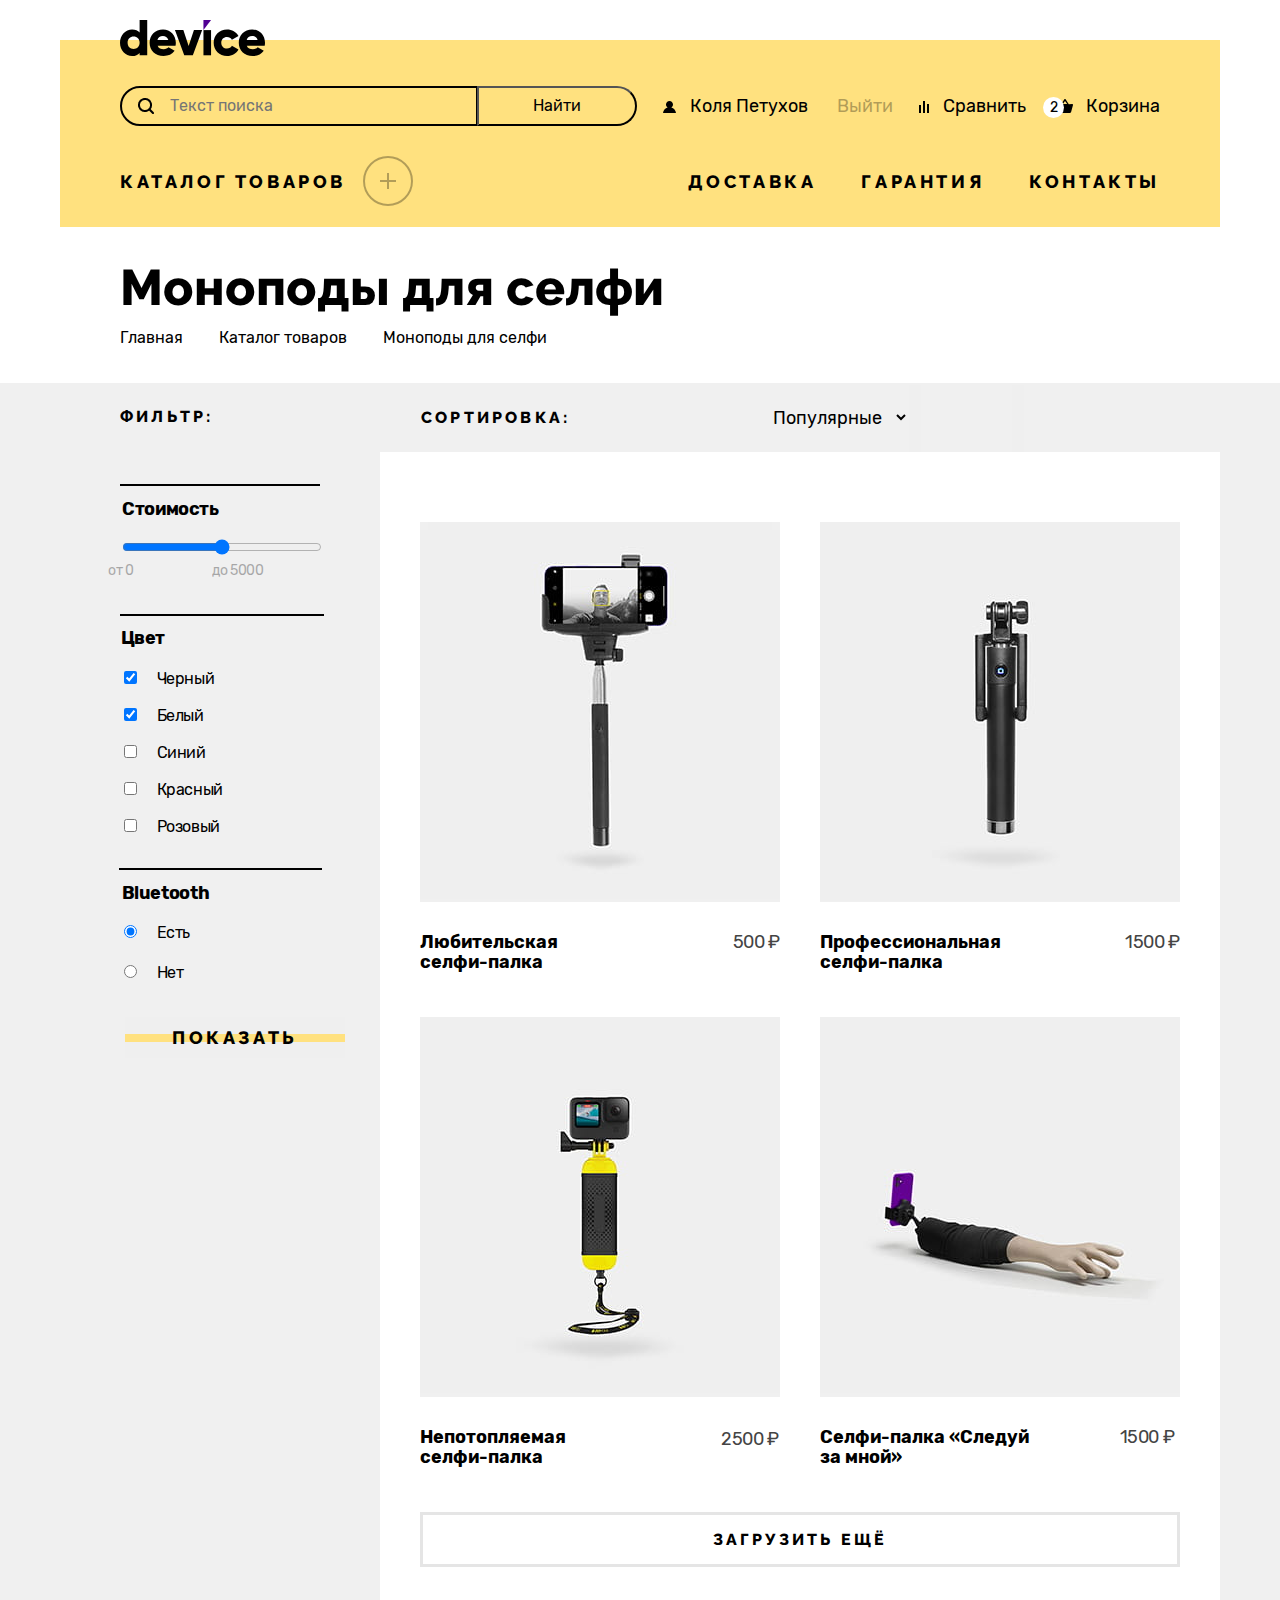
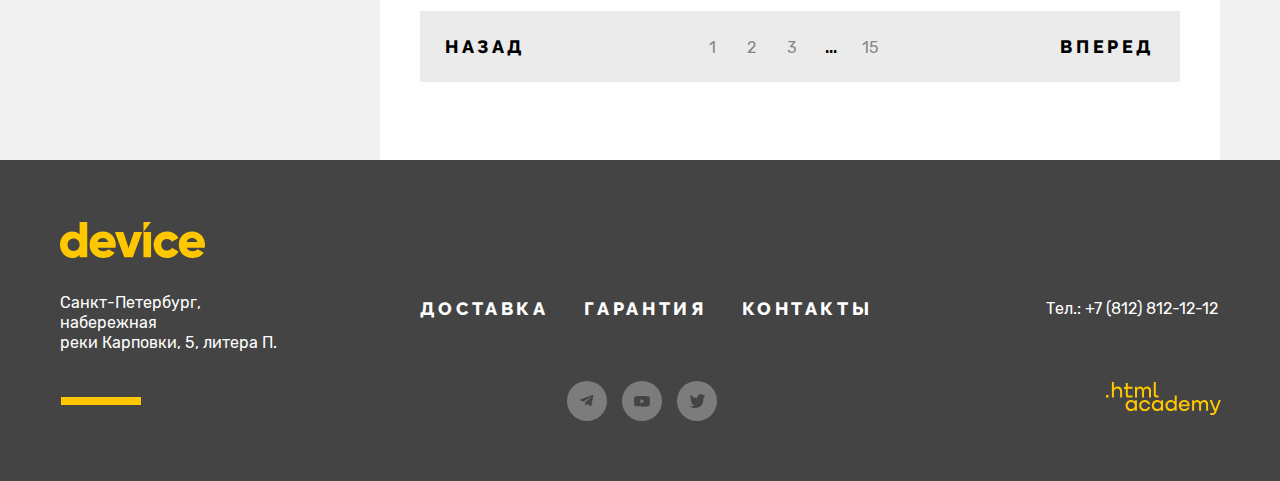
<file: 7/catalog.html>
<!DOCTYPE html>
<html lang="ru">

  <head>
    <meta charset="utf-8" />
    <title>HTML Academy: Девайс</title>
    <link rel="stylesheet" href="styles/styles.css" />
    <link rel="stylesheet" href="https://fonts.googleapis.com/css?family=Rubik" />
    <base href="https://htmlacademy-htmlcss.github.io/2192931-device-35/7/">
</head>
  <body class="body">
    <header class="header">
      <a class="logo-link" href="index.html"><img class="logo" src="images/logo/logo.svg" width="145" height="36"
          alt="Логотип «DEVICE»." /></a>
      <!-- Навигация -->
      <nav class="navigation">
        <form class="navigation-form" action="https://echo.htmlacademy.ru/" method="get">
          <ul class="navigation-list">
            <li class="navigation-item-hidden header-search">
              <a class="navigation-link" href="#">
                <span class="visually-hidden">Найти</span></a>
              <input class="search" type="search" placeholder="Текст поиска" />
              <button class="navigation-button" type="submit">Найти</button>
            </li>
            <li class="navigation-item-name">
              <a class="navigation-link navigation-link-name" href="#">
                Коля Петухов</a>
            </li>
            <li class="navigation-item-out">
              <a class="navigation-link navigation-link-out" href="#"> Выйти</a>
            </li>
            <li class="navigation-item-compare-catalog">
              <a class="navigation-link navigation-link-compare-catalog" href="#">
                Сравнить</a>
            </li>
            <li class="navigation-item-basket">
              <a class="navigation-link navigation-link-basket" href="#">
                <span class="counter-basket">2</span>Корзина</a>
            </li>
          </ul>
        </form>
        <ul class="navigation-list-user">
          <li class="navigation-item">
            <a href="#" class="navigation-catalog-link-user menu-btn">
              Каталог товаров
            </a>
            <ul class="sub-navigation">
              <li class="sub-navigation-item">
                <ul class="sub-navigation-item-list">
                  <li class="sub-navigation-item-list-item">
                    <a class="sub-navigation-item-list-item-link" href="#">Виртуальная реальность</a>
                  </li>
                  <li class="sub-navigation-item">
                    <a class="sub-navigation-item-list-item-link" href="#">Моноподы для cелфи</a>
                  </li>
                  <li class="sub-navigation-item-list-item">
                    <a class="sub-navigation-item-list-item-link" href="#">Экшн-камеры</a>
                  </li>
                </ul>
              </li>
              <li class="sub-navigation-item-list-item">
                <ul class="navigation-catalog">
                  <li class="sub-navigation-item-list-item">
                    <a class="sub-navigation-item-list-item-link" href="#">Фитнес-браслеты</a>
                  </li>
                  <li class="sub-navigation-item-list-item">
                    <a class="sub-navigation-item-list-item-link" href="#">Умные часы</a>
                  </li>
                </ul>
              </li>
              <li class="sub-navigation-item-list-item">
                <ul class="sub-navigation-catalog">
                  <li class="sub-navigation-item-list-item">
                    <a class="sub-navigation-item-list-item-link" href="#">Квадрокоптеры</a>
                  </li>
                </ul>
              </li>
            </ul>
          </li>
          <li class="navigation-item">
            <a href="#" class="navigation-catalog-link">Доставка</a>
          </li>
          <li class="navigation-item">
            <a href="#" class="navigation-catalog-link">Гарантия</a>
          </li>
          <li class="navigation-item">
            <a href="#" class="navigation-catalog-link">Контакты</a>
          </li>
        </ul>
      </nav>
    </header>
    <main class="main-container main-index">
      <div class="page-container">
        <div class="breadcrumbs">
          <h1 class="inner-header-title">Моноподы для селфи</h1>
          <ul class="breadcrumbs-list">
            <li class="breadcrumbs-item">
              <a class="breadcrumbs-link" href="index.html">Главная</a>
            </li>
            <li class="breadcrumbs-item">
              <a class="breadcrumbs-link" href="#">Каталог товаров</a>
            </li>
            <li class="breadcrumbs-item-last">
              <a class="breadcrumbs-link" href="#">Моноподы для селфи</a>
            </li>
          </ul>
        </div>
      </div>
      <div class="catalog-group-container">
        <div class="catalog-group">
          <form class="catalog-filter" action="https://echo.htmlacademy.ru/" method="get">
            <h2 class="catalog-products-filter">Фильтр:</h2>
            <fieldset class="catalog-filter-group">
              <legend class="catalog-filter-index-price">Стоимость</legend>
              <input class="button-range" type="range" min="0" max="10000" step="10" />
              <span class="range-from-to">от 0</span>
              <span class="range-from-to range-last">до 5000</span>
            </fieldset>
            <fieldset class="catalog-filter-group-color">
              <legend class="catalog-filter-index">Цвет</legend>
              <ul class="catalog-filter-list-colors">
                <li class="catalog-filter-item">
                  <label class="control">
                    <input class="control-input" type="checkbox" name="Черный" checked />Черный</label>
                </li>
                <li class="catalog-filter-item">
                  <label class="control">
                    <input class="control-input" type="checkbox" name="Белый" checked />Белый</label>
                </li>
                <li class="catalog-filter-item">
                  <label class="control">
                    <input class="control-input" type="checkbox" name="Синий" />Синий</label>
                </li>
                <li class="catalog-filter-item">
                  <label class="control">
                    <input class="control-input" type="checkbox" name="Красный" />Красный</label>
                </li>
                <li class="catalog-filter-item">
                  <label class="control">
                    <input class="control-input" type="checkbox" name="Розовый" />Розовый</label>
                </li>
              </ul>
            </fieldset>
            <fieldset class="catalog-filter-group-bluetooth">
              <legend class="catalog-filter-bluetooth">Bluetooth</legend>
              <ul class="catalog-filter-list">
                <li class="catalog-filter-item-yes">
                  <label class="control">
                    <input class="control-input-radio" type="radio" name="radio-button" value="Есть"
                      checked />Есть</label>
                </li>
                <li class="catalog-filter-item">
                  <label class="control">
                    <input class="control-input-radio" type="radio" name="radio-button" value="Нет" />Нет</label>
                </li>
              </ul>
            </fieldset>
            <button class="button-show" type="submit">Показать</button>
          </form>
        </div>
        <div class="catalog-right-column">
          <div class="catalog-products-filter-container">
            <h2 class="catalog-products-filter-sorting">Сортировка:</h2>
            <select class="select-control" aria-label="Сортировка">
              <option value="popular">Популярные</option>
              <option value="cheap">Дешёвые</option>
              <option value="expensive">Дорогие</option>
            </select>
            <button class="button button-light">
              <span class="visually-hidden">Показать больше кнопкой "стрелка вверх"</span>
            </button>
            <button class="button">
              <span class="visually-hidden">Показать больше кнопкой "стрелка вниз"</span>
            </button>
          </div>
          <section class="products">
            <div class="products-container">
              <div class="product-card">
                <a class="product-card-link" href="product.html"><img class="product-card-image"
                    src="images/products/product-1.jpg" width="360" height="380" alt="Селфи палка" />
                  <div class="product-card-container">
                    <h3 class="product-card-title">
                      Любительская<br />
                      селфи-палка
                    </h3>
                    <span class="product-card-price">500 ₽</span>
                  </div>
                </a>
                <a class="product-link" href="#">Подробнее</a>
              </div>
              <div class="product-card">
                <a class="product-card-link" href="product.html"><img class="product-card-image"
                    src="images/products/product-2.jpg" width="360" height="380" alt="Профессиональная селфи палка" />
                  <div class="product-card-container">
                    <h3 class="product-card-title">
                      Профессиональная<br />
                      селфи-палка
                    </h3>
                    <span class="product-card-price-stick">1500 ₽</span>
                  </div>
                </a>
                <a class="product-link" href="#">Подробнее</a>
              </div>
            </div>
            <div class="products-container">
              <div class="product-card">
                <a class="product-card-link" href="product.html"><img class="product-card-image"
                    src="images/products/product-3.jpg" width="360" height="380" alt="Непотопляемая селфи палка" />
                  <div class="product-card-container">
                    <h3 class="product-card-title">
                      Непотопляемая<br />
                      селфи-палка
                    </h3>
                    <span class="product-card-price-unsinkable">2500 ₽</span>
                  </div>
                </a>
                <a class="product-link" href="#">Подробнее</a>
              </div>
              <div class="product-card">
                <a class="product-card-link" href="product.html">
                  <img class="product-card-image" src="images/products/product-4.jpg" width="360" height="380"
                    alt="Селфи-палка «Следуй за мной»" />
                  <div class="product-card-container">
                    <h3 class="product-card-title-follow">
                      Селфи-палка «Следуй<br />
                      за мной»
                    </h3>
                    <span class="product-card-price-hand">1500 ₽</span>
                  </div>
                </a>
                <a class="product-link" href="#">Подробнее</a>
              </div>
            </div>
          </section>
          <div class="pagination-show-more">
            <button class="button pagination-show-more">Загрузить ещё</button>
            <ul class="pagination">
              <li class="pagination-item-back">
                <a class="pagination-link back" href="#"><span class="back-page">Назад</span></a>
              </li>
              <li class="pagination-item">
                <a class="pagination-link pagination-current">1</a>
              </li>
              <li class="pagination-item">
                <a class="pagination-link" href="#">2</a>
              </li>
              <li class="pagination-item">
                <a class="pagination-link" href="#">3</a>
              </li>
              <li class="pagination-item">
                <span class="pagination-dot">...</span>
              </li>
              <li class="pagination-item">
                <a class="pagination-link fifteen" href="#">15</a>
              </li>
              <li class="pagination-item-next">
                <a class="pagination-link next" href="#"><span class="next-page">Вперед</span></a>
              </li>
            </ul>
          </div>
        </div>
      </div>
    </main>
    <footer class="page-footer">
      <div class="page-footer-container">
        <section class="footer-contacts">
          <div class="footer-contacts-container">
            <h2 class="visually-hidden">Контакты</h2>
            <a class="footer-logo-link" href="index.html"><img class="footer-contacts-logo"
                src="images/logo/logo_yellow.svg" width="145" height="36" alt="Логотип «DEVICE»." /></a>
            <address class="footer-address">
              <p class="footer-address-text">
                Санкт-Петербург, набережная<br />
                реки Карповки, 5, литера П.
              </p>
            </address>
          </div>
        </section>
        <section class="footer-prices">
          <ul class="footer-prices-list">
            <li class="footer-prices-item">
              <a class="footer-prices-link" href="#">Доставка</a>
            </li>
            <li class="footer-prices-item">
              <a class="footer-prices-link" href="#">Гарантия</a>
            </li>
            <li class="footer-prices-item">
              <a class="footer-prices-link" href="#">Контакты</a>
            </li>
          </ul>
          <ul class="footer-social-list">
            <li class="footer-social-item">
              <a class="footer-social-link footer-social-tw" href="https://t.me/htmlacademy">
                <span class="visually-hidden">Телеграмм</span></a>
            </li>
            <li class="footer-social-item">
              <a class="footer-social-link footer-social-yt" href="https://www.youtube.com/user/htmlacademyru"><span
                  class="visually-hidden">Ютуб</span></a>
            </li>
            <li class="footer-social-item">
              <a class="footer-social-link footer-social-twt" href="https://twitter.com/htmlacademy_ru"><span
                  class="visually-hidden">Твиттер</span></a>
            </li>
          </ul>
        </section>
        <section class="footer-contacts-user">
          <ul class="footer-contacts-user-list">
            <li class="footer-contacts-user-item">
              <a class="footer-contacts-address-phone" href="tel:+78128121212">Тел.: +7 (812) 812-12-12</a>
            </li>
            <li class="footer-contacts-user-item">
              <a class="footer-contacts-user-logo-link" href="https://htmlacademy.ru/"><img
                  class="footer-contacts-user-logo" src="images/logo/logo_htmlacademy.svg" width="115" height="33"
                  alt="Логотип «html.academy»." /></a>
            </li>
          </ul>
        </section>
      </div>
    </footer>
    <script src="scripts.js"></script>
  </body>
</html>
</file>
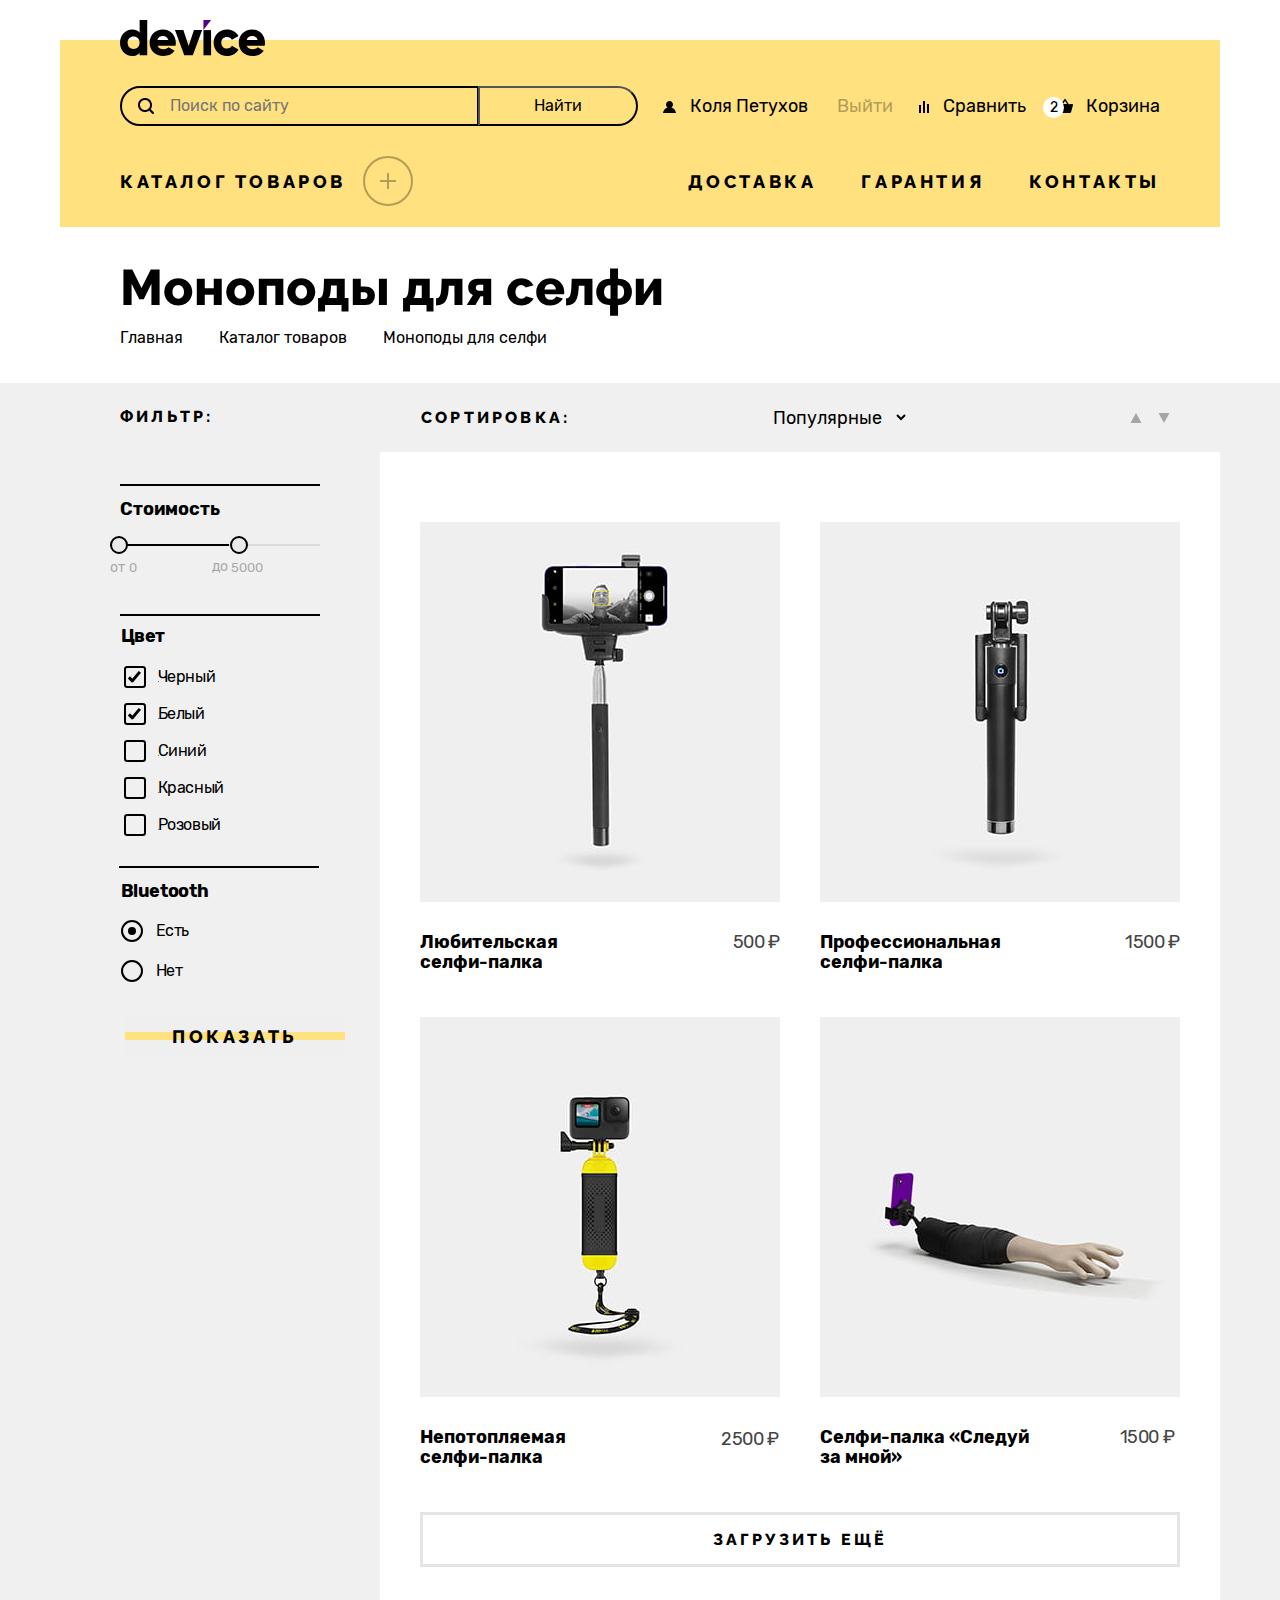
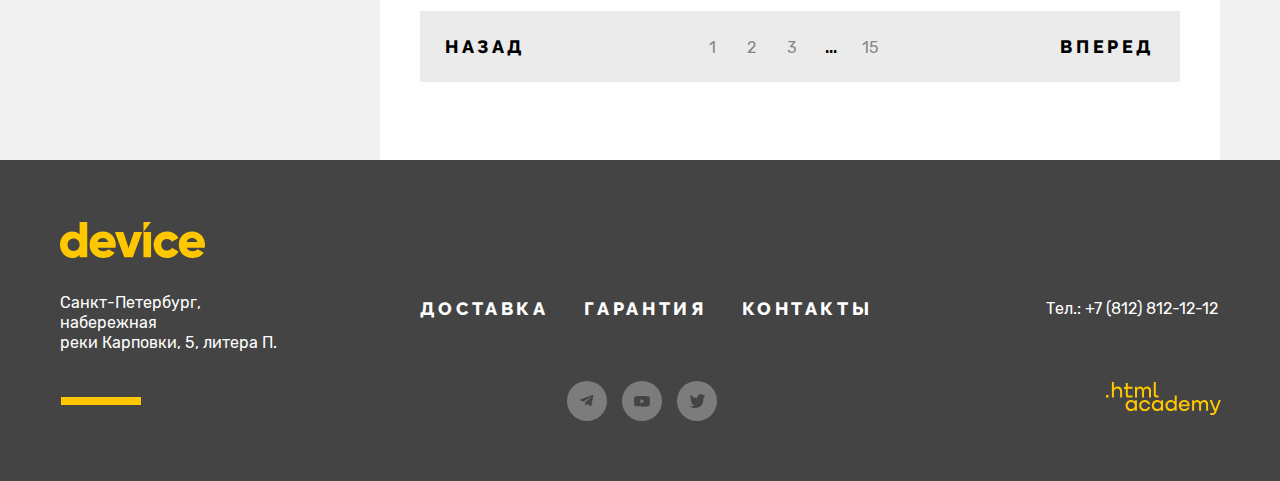
<file: 8/catalog.html>
<!DOCTYPE html>
<html lang="ru">
  <head>
    <meta charset="utf-8">
    <title>HTML Academy: Девайс</title>
    <link rel="stylesheet" href="styles/styles.css">
    <link rel="stylesheet" href="https://fonts.googleapis.com/css?family=Rubik">
    <base href="https://htmlacademy-htmlcss.github.io/2192931-device-35/8/">
</head>
  <body class="body">
    <header class="header">
      <a class="logo-link" href="index.html"><img class="logo" src="images/logo/logo.svg" width="145" height="36"
          alt="Логотип «DEVICE»."></a>
      <!-- Навигация -->
      <nav class="navigation">
        <ul class="navigation-list">
          <li class="navigation-item-hidden header-search">
            <form class="navigation-form" action="https://echo.htmlacademy.ru/" method="get">
              <input class="search" type="search" placeholder="Поиск по сайту">
              <button class="navigation-button" type="submit">Найти</button>
            </form>
          </li>
          <li class="navigation-item-name">
            <a class="navigation-link navigation-link-name" href="#">
              Коля Петухов</a>
          </li>
          <li class="navigation-item-out">
            <a class="navigation-link navigation-link-out" href="#"> Выйти</a>
          </li>
          <li class="navigation-item-compare-catalog">
            <a class="navigation-link navigation-link-compare-catalog" href="#">
              Сравнить</a>
          </li>
          <li class="navigation-item-basket">
            <a class="navigation-link navigation-link-basket" href="#">
              <span class="counter-basket">2</span>Корзина</a>
          </li>
        </ul>
        <ul class="navigation-list-user">
          <li class="navigation-item">
            <a href="#" class="navigation-catalog-link-user menu-btn">
              Каталог товаров
            </a>
            <ul class="sub-navigation">
              <li class="sub-navigation-item">
                <ul class="sub-navigation-item-list">
                  <li class="sub-navigation-item-list-item">
                    <a class="sub-navigation-item-list-item-link" href="#">Виртуальная реальность</a>
                  </li>
                  <li class="sub-navigation-item">
                    <a class="sub-navigation-item-list-item-link" href="#">Моноподы для cелфи</a>
                  </li>
                  <li class="sub-navigation-item-list-item">
                    <a class="sub-navigation-item-list-item-link" href="#">Экшн-камеры</a>
                  </li>
                </ul>
              </li>
              <li class="sub-navigation-item-list-item">
                <ul class="navigation-catalog">
                  <li class="sub-navigation-item-list-item">
                    <a class="sub-navigation-item-list-item-link" href="#">Фитнес-браслеты</a>
                  </li>
                  <li class="sub-navigation-item-list-item">
                    <a class="sub-navigation-item-list-item-link" href="#">Умные часы</a>
                  </li>
                </ul>
              </li>
              <li class="sub-navigation-item-list-item">
                <ul class="sub-navigation-catalog">
                  <li class="sub-navigation-item-list-item">
                    <a class="sub-navigation-item-list-item-link" href="#">Квадрокоптеры</a>
                  </li>
                </ul>
              </li>
            </ul>
          </li>
          <li class="navigation-item">
            <a href="#" class="navigation-catalog-link">Доставка</a>
          </li>
          <li class="navigation-item">
            <a href="#" class="navigation-catalog-link">Гарантия</a>
          </li>
          <li class="navigation-item">
            <a href="#" class="navigation-catalog-link">Контакты</a>
          </li>
        </ul>
      </nav>
    </header>
    <main class="main-container main-index">
      <div class="page-container">
        <div class="breadcrumbs">
          <h1 class="inner-header-title">Моноподы для селфи</h1>
          <ul class="breadcrumbs-list">
            <li class="breadcrumbs-item">
              <a class="breadcrumbs-link" href="index.html">Главная</a>
            </li>
            <li class="breadcrumbs-item">
              <a class="breadcrumbs-link" href="#">Каталог товаров</a>
            </li>
            <li class="breadcrumbs-item-last">
              <a class="breadcrumbs-link" href="#">Моноподы для селфи</a>
            </li>
          </ul>
        </div>
      </div>
      <div class="catalog-group-container">
        <div class="catalog-group">
          <form class="catalog-filter" action="https://echo.htmlacademy.ru/" method="get">
            <h2 class="catalog-products-filter">Фильтр:</h2>
            <fieldset class="catalog-filter-group">
              <legend class="catalog-filter-index-price">Стоимость</legend>
              <div class="range">
                <div class="range-scale">
                  <div class="range-bar" style="left: 0; width: 119px">
                    <button type="button" class="range-toggle toggle-min"></button>
                    <button type="button" class="range-toggle toggle-max"></button>
                  </div>
                </div>
                <div class="range-wrapper-inputs">
                  <label class="catalog-filter-label">от
                    <input class="range-input first" type="number" value="0" name="min-price">
                  </label>
                  <label class="catalog-filter-label last">до
                    <input class="range-input" type="number" value="5000" name="min-price">
                  </label>
                </div>
              </div>
            </fieldset>
            <fieldset class="catalog-filter-group-color">
              <legend class="catalog-filter-index">Цвет</legend>
              <ul class="catalog-filter-list-colors">
                <li class="catalog-filter-item">
                  <label class="control">
                    <input class="visually-hidden control-input" type="checkbox" name="black" checked><span
                      class="control-mark"></span>Черный</label>
                </li>
                <li class="catalog-filter-item">
                  <label class="control">
                    <input class="visually-hidden control-input" type="checkbox" name="white" checked><span
                      class="control-mark"></span>Белый</label>
                </li>
                <li class="catalog-filter-item">
                  <label class="control">
                    <input class="visually-hidden control-input" type="checkbox" name="blue"><span
                      class="control-mark"></span>Синий</label>
                </li>
                <li class="catalog-filter-item">
                  <label class="control">
                    <input class="visually-hidden control-input" type="checkbox" name="red"><span
                      class="control-mark"></span>Красный</label>
                </li>
                <li class="catalog-filter-item">
                  <label class="control">

                    <input class="visually-hidden control-input" type="checkbox" name="pink"><span
                      class="control-mark"></span>Розовый</label>
                </li>
              </ul>
            </fieldset>
            <fieldset class="catalog-filter-group-bluetooth">
              <legend class="catalog-filter-bluetooth">Bluetooth</legend>
              <ul class="catalog-filter-list">
                <li class="catalog-filter-item-yes">
                  <label class="control">
                    <input class="visually-hidden control-input-radio" type="radio" name="radio-button" value="Есть"
                      checked><span class="control-mark-radio"></span>Есть</label>
                </li>
                <li class="catalog-filter-item">
                  <label class="control">
                    <input class="visually-hidden control-input-radio" type="radio" name="radio-button"
                      value="Нет"><span class="control-mark-radio"></span>Нет</label>
                </li>
              </ul>
            </fieldset>
            <button class="button-show" type="submit">Показать</button>
          </form>
        </div>
        <div class="catalog-right-column">
          <div class="catalog-products-filter-container">
            <h2 class="catalog-products-filter-sorting">Сортировка:</h2>
            <select class="select-control" aria-label="Сортировка">
              <option value="popular">Популярные</option>
              <option value="cheap">Дешёвые</option>
              <option value="expensive">Дорогие</option>
            </select>

            <button class="button button-top">
              <span class="visually-hidden">Показать больше кнопкой "стрелка вверх"</span>
            </button>
            <button class="button button-back">
              <span class="visually-hidden">Показать больше кнопкой "стрелка вниз"</span>
            </button>

          </div>
          <section class="products">
            <div class="products-container">
              <div class="product-card">
                <a class="product-card-link" href="product.html"><img class="product-card-image"
                    src="images/products/product-1.jpg" width="360" height="380" alt="Селфи палка">
                  <div class="product-card-container">
                    <h3 class="product-card-title">
                      Любительская<br>
                      селфи-палка
                    </h3>
                    <span class="product-card-price">500 ₽</span>
                  </div>
                </a>
                <a class="product-link" href="#">Подробнее</a>
              </div>
              <div class="product-card">
                <a class="product-card-link" href="product.html"><img class="product-card-image"
                    src="images/products/product-2.jpg" width="360" height="380" alt="Профессиональная селфи палка">
                  <div class="product-card-container">
                    <h3 class="product-card-title">
                      Профессиональная<br>
                      селфи-палка
                    </h3>
                    <span class="product-card-price-stick">1500 ₽</span>
                  </div>
                </a>
                <a class="product-link" href="#">Подробнее</a>
              </div>
            </div>
            <div class="products-container">
              <div class="product-card">
                <a class="product-card-link" href="product.html"><img class="product-card-image"
                    src="images/products/product-3.jpg" width="360" height="380" alt="Непотопляемая селфи палка">
                  <div class="product-card-container">
                    <h3 class="product-card-title">
                      Непотопляемая<br>
                      селфи-палка
                    </h3>
                    <span class="product-card-price-unsinkable">2500 ₽</span>
                  </div>
                </a>
                <a class="product-link" href="#">Подробнее</a>
              </div>
              <div class="product-card">
                <a class="product-card-link" href="product.html">
                  <img class="product-card-image" src="images/products/product-4.jpg" width="360" height="380"
                    alt="Селфи-палка «Следуй за мной»">
                  <div class="product-card-container">
                    <h3 class="product-card-title-follow">
                      Селфи-палка «Следуй<br>
                      за мной»
                    </h3>
                    <span class="product-card-price-hand">1500 ₽</span>
                  </div>
                </a>
                <a class="product-link" href="#">Подробнее</a>
              </div>
            </div>
          </section>
          <div class="pagination-show-more">
            <button class="button pagination-show-more">Загрузить ещё</button>
            <ul class="pagination">
              <li class="pagination-item-back">
                <a class="pagination-link back" href="#"><span class="back-page">Назад</span></a>
              </li>
              <li class="pagination-item">
                <a class="pagination-link pagination-current">1</a>
              </li>
              <li class="pagination-item">
                <a class="pagination-link" href="#">2</a>
              </li>
              <li class="pagination-item">
                <a class="pagination-link" href="#">3</a>
              </li>
              <li class="pagination-item">
                <span class="pagination-dot">...</span>
              </li>
              <li class="pagination-item">
                <a class="pagination-link fifteen" href="#">15</a>
              </li>
              <li class="pagination-item-next">
                <a class="pagination-link next" href="#"><span class="next-page">Вперед</span></a>
              </li>
            </ul>
          </div>
        </div>
      </div>
    </main>
    <footer class="page-footer">
      <div class="page-footer-container">
        <section class="footer-contacts">
          <div class="footer-contacts-container">
            <h2 class="visually-hidden">Контакты</h2>
            <a class="footer-logo-link" href="index.html"><img class="footer-contacts-logo"
                src="images/logo/logo_yellow.svg" width="145" height="36" alt="Логотип «DEVICE»."></a>
            <address class="footer-address">
              <p class="footer-address-text">
                Санкт-Петербург, набережная<br>
                реки Карповки, 5, литера П.
              </p>
            </address>
          </div>
        </section>
        <section class="footer-prices">
          <ul class="footer-prices-list">
            <li class="footer-prices-item">
              <a class="footer-prices-link" href="#">Доставка</a>
            </li>
            <li class="footer-prices-item">
              <a class="footer-prices-link" href="#">Гарантия</a>
            </li>
            <li class="footer-prices-item">
              <a class="footer-prices-link" href="#">Контакты</a>
            </li>
          </ul>
          <ul class="footer-social-list">
            <li class="footer-social-item">
              <a class="footer-social-link footer-social-tw" href="https://t.me/htmlacademy">
                <span class="visually-hidden">Телеграмм</span></a>
            </li>
            <li class="footer-social-item">
              <a class="footer-social-link footer-social-yt" href="https://www.youtube.com/user/htmlacademyru"><span
                  class="visually-hidden">Ютуб</span></a>
            </li>
            <li class="footer-social-item">
              <a class="footer-social-link footer-social-twt" href="https://twitter.com/htmlacademy_ru"><span
                  class="visually-hidden">Твиттер</span></a>
            </li>
          </ul>
        </section>
        <section class="footer-contacts-user">
          <ul class="footer-contacts-user-list">
            <li class="footer-contacts-user-item">
              <a class="footer-contacts-address-phone" href="tel:+78128121212">Тел.: +7 (812) 812-12-12</a>
            </li>
            <li class="footer-contacts-user-item">
              <a class="footer-contacts-user-logo-link" href="https://htmlacademy.ru/"><img
                  class="footer-contacts-user-logo" src="images/logo/logo_htmlacademy.svg" width="115" height="33"
                  alt="Логотип «html.academy»."></a>
            </li>
          </ul>
        </section>
      </div>
    </footer>
    <script src="scripts.js"></script>
  </body>
</html>
</file>
<file: styles/styles.css>
@font-face {
  font-family: "raleway";
  font-style: normal;
  font-weight: 800;
  src: url("../fonts/raleway/raleway-800.woff2") format("woff2");
  font-display: swap;
}

@font-face {
  font-family: "rubik";
  font-style: normal;
  font-weight: 400;
  src: url("../fonts/rubik/rubik-400.woff2") format("woff2");
  font-display: swap;
}

@font-face {
  font-family: "rubik";
  font-style: normal;
  font-weight: 700;
  src: url("../fonts/rubik/rubik-700.woff2") format("woff2");
  font-display: swap;
}

html {
  height: 100%;
  box-sizing: border-box;
}

body {
  margin: 0;
  display: flex;
  flex-direction: column;
  min-height: 100%;
  font-family: "rubik", sans-serif;
  font-style: normal;
  font-size: 18px;
  line-height: 30px;
  background: #ffffff;
}

.button {
  border: none;
  margin-right: 91px;
  margin-top: 2px;
  font-family: "raleway", sans-serif;
  font-weight: 800;
  font-size: 18px;
  line-height: 21px;
  text-transform: uppercase;
  text-decoration: none;
  color: #000000;
  letter-spacing: 0.2em;
  cursor: pointer;
}

.visually-hidden {
  position: absolute;
  width: 1px;
  height: 1px;
  margin: -1px;
  padding: 0;
  border: 0;
  clip: rect(0 0 0 0);
  overflow: hidden;
}

/*header*/
.header {
  position: relative;
  color: #000000;
  min-width: 1160px;
  margin: 0 auto;
  margin-top: 20px;
  padding: 0 140px;
}

.header-container {
  background: linear-gradient(to bottom, #ffffff 0, #ffffff 20px, #ffe17f 20px, #ffe17f 100%);
  width: 1160px;
  margin: 0 auto;
  position: relative;
}

.logo {
  display: block;
  width: 145px;
}

/*navigation*/
.navigation {
  padding: 0 60px 20px;
}

.navigation-form {
  display: flex;
}

.navigation-list {
  display: flex;
  width: 100%;
  flex-wrap: wrap;
  box-sizing: border-box;
  padding: 30px 0 30px 0;
  list-style-type: none;
  margin: 0;
  font-style: normal;
  font-weight: 400;
  font-size: 18px;
  line-height: 30px;
}

.navigation-link {
  position: relative;
  display: block;
  color: #000000;
  text-decoration: none;
  text-align: center;
  font-style: normal;
  transition: all 0.8s ease 0s;
}

.navigation-link.navigation-link-name {
  background: url("../images/products/header.icons/figure.svg") no-repeat;
  display: block;
  padding: 0 0 0 27px;
  background-position: 0 10px;
}

.sub-navigation-item-list-item {
  width: 222px;
}

.sub-navigation-item-list-item-link {
  position: relative;
  display: block;
  font-family: "rubik", sans-serif;
  color: #000000;
  text-decoration: none;
  font-style: normal;
  text-align: left;
  letter-spacing: 0;
  padding: 0;
  margin-bottom: 18px;
  width: 195px;
}

.navigation-item-name {
  display: flex;
  align-items: center;
  min-width: 146px;
  min-height: 40px;
  margin-left: 26px;
}

.navigation-item-out {
  display: flex;
  align-items: center;
}

.navigation-item-compare-catalog {
  width: 105px;
  display: flex;
  align-items: center;
  margin-left: 26px;
}

.navigation-link.navigation-link-compare-catalog {
  background: url("../images/compare.svg") no-repeat;
  display: block;
  padding: 0 5px 0 24px;
  background-position: 0 10px;
}

.search {
  font-family: "rubik", sans-serif;
  background-color: #ffe17f;
  font-style: normal;
  font-weight: 400;
  font-size: 16px;
  line-height: 20px;
  width: 359px;
  min-height: 40px;
  border-bottom-left-radius: 20px;
  border-top-left-radius: 20px;
  border: 2px solid #000000;
  background: url("../images/search.png") no-repeat;
  background-position: 16px 10px;
  padding-left: 48px;
}

.navigation-item-hidden {
  width: 40px;
}

.navigation-item-login {
  display: flex;
  margin-left: 26px;
  width: 81px;
  min-height: 40px;
}

.navigation-link-login {
  display: block;
  padding: 0 0 0 29px;
  background: url("../images/products/header.icons/figure.svg") no-repeat;
  background-position: 0 10px;
  margin: auto 0;
}

.navigation-link.navigation-link-out {
  opacity: 0.3;
  margin-left: 28px;
}

.navigation-item-compare {
  position: relative;
  margin-left: 176px;
  width: 105px;
  display: flex;
  align-items: center;
}

.navigation-link-basket {
  display: block;
  background: url("../images/products/header.icons/basket.svg") no-repeat;
  background-position: -3px 8px;
  padding: 0 0 0 26px;
}

.navigation-link-basket span {
  position: absolute;
  left: -17px;
  top: 6px;
}

.navigation-item-basket {
  margin-left: 36px;
  width: 99px;
  display: flex;
  align-items: center;
  position: relative;
}

.navigation-link-icon {
  position: relative;
  display: flex;
  align-items: center;
}

.counter-basket {
  position: absolute;
  left: 17px;
  display: flex;
  font-family: "rubik", sans-serif;
  font-style: normal;
  font-weight: 400;
  font-size: 14px;
  line-height: 17px;
  justify-content: center;
  align-items: center;
  text-align: center;
  color: #000000;
  width: 21px;
  min-height: 21px;
  background: #ffffff;
  border-radius: 100%;
}

.navigation-list-user {
  display: flex;
  flex-wrap: wrap;
  margin: 0;
  padding-bottom: 20px;
  padding: 0;
  line-height: 21px;
  font-weight: 800;
  font-size: 18px;
  letter-spacing: 0.2em;
  box-sizing: border-box;
  list-style-type: none;
}

.navigation-item:first-child {
  width: 293px;
  margin-right: auto;
}

.navigation-item {
  margin-right: 45px;
}

.navigation-item:nth-child(2) {
  margin-right: 42px;
}

.navigation-item:last-child {
  margin-right: 0;
  width: 129px;
}

.navigation-catalog {
  display: flex;
  flex-direction: column;
  font-family: "raleway", sans-serif;
  font-weight: 400;
  font-size: 16px;
  line-height: 18px;
  padding: 15px 0 0 58px;
  margin: 0;
  list-style-type: none;
}

.sub-navigation-catalog {
  position: absolute;
  top: -17px;
  left: 523px;
  display: flex;
  flex-direction: column;
  font-weight: 400;
  font-size: 16px;
  line-height: 18px;
  padding: 30px 0;
  margin: 0;
  list-style-type: none;
}

.navigation-catalog-link {
  display: block;
  flex-wrap: wrap;
  padding: 15px 0 15px 0;
  font-family: "raleway", sans-serif;
  font-style: normal;
  font-weight: 800;
  font-size: 18px;
  line-height: 21px;
  letter-spacing: 0.2em;
  text-transform: uppercase;
  text-decoration: none;
  color: #000000;
}

.navigation-catalog-link-user {
  position: relative;
  display: flex;
  align-items: center;
  padding: 15px 0 15px 0;
  justify-content: space-between;
  font-family: "raleway", sans-serif;
  font-style: normal;
  font-weight: 800;
  font-size: 18px;
  line-height: 21px;
  letter-spacing: 0.2em;
  text-transform: uppercase;
  text-decoration: none;
  color: #000000;
}

.navigation-catalog-link-user:before {
  content: url("../images//open-catalog.svg");
  position: absolute;
  right: 0;
  top: 0;
  opacity: 0.3;
}

.navigation-link-current {
  font-style: normal;
  font-weight: 800;
  font-size: 18px;
  line-height: 21px;
  letter-spacing: 0.2em;
  text-transform: uppercase;
  text-decoration: none;
  color: #000000;
}

.sub-navigation {
  position: relative;
  display: none;
  list-style-type: none;
  padding: 0;
}

.sub-navigation.is-active {
  display: flex;
  position: absolute;
  top: 90%;
  left: 0;
  right: 0;
  z-index: 2;
  background-color: #ffe17f;
}

.sub-navigation-item-list {
  display: flex;
  flex-direction: column;
  text-align: left;
  list-style-type: none;
  font-weight: 400;
  font-size: 16px;
  line-height: 18px;
  color: #000000;
  width: 195px;
  min-height: 120px;
  padding: 14px 0 27px 60px;
  margin: 0;
}

/*main*/
.main-index {
  font-family: "raleway", sans-serif;
  color: #000000;
  background-color: #ffffff;
  background-size: 100% auto;
}

.page-container {
  min-width: 1160px;
  margin: 0 auto;
  padding: 0 140px;
}

.page-container-services {
  position: relative;
  width: 1160px;
  margin: 0 auto;
  display: flex;
  flex-wrap: wrap;
}

.newsletter-form-container {
  width: 1160px;
  margin: 0 auto;
  padding-bottom: 50px;
}

.slider {
  width: 1160px;
  margin: 0 auto;
  background: linear-gradient(to bottom, #ffe17f 0, #ffe17f 113px, #ffffff 40px, #ffffff 100%);
  position: relative;
}

.slide {
  display: flex;
  flex-direction: row;
  width: 1160px;
  min-height: 560px;
  box-sizing: border-box;
  margin-bottom: 0;
  z-index: 0;
}

.slider-container {
  position: relative;
  display: flex;
  flex-direction: column;
  width: 560px;
  margin-left: 40px;
  margin-top: 85px;
  padding-bottom: 55px;
  ;
}

.slider-container:before {
  content: "01";
  position: absolute;
  transform: translateX(105%) translateY(63%);
  width: 250px;
  height: 135px;
  top: -125px;
  font-family: "rubik", sans-serif;
  font-style: normal;
  font-weight: 700;
  font-size: 180px;
  line-height: 30px;
  align-items: center;
  text-align: right;
  color: #ffffff;
  z-index: 1;
}

.slider-image {
  position: relative;
  display: block;
  text-align: left;
  width: 560px;
  margin-top: -37px;
}

.slider-wrapper {
  position: relative;
  display: flex;
}

.slider-controls {
  position: absolute;
  display: flex;
  margin-left: 20px;
  width: 100%;
  left: 10px;
  top: 36%;
  transform: translateY(-50%);
}

.slider-button.slider-next {
  margin-left: 490px;
}

.slide.is-hidden {
  display: none;
}

.slider-title {
  margin: 0;
  padding: 0;
  width: 545px;
  text-align: left;
  font-weight: 800;
  font-size: 50px;
  line-height: 50px;
  color: #000000;
  z-index: 1;
}

.slider-text {
  margin-top: 28px;
  width: 560px;
  font-family: "rubik", sans-serif;
  font-weight: 400;
  font-size: 18px;
  line-height: 30px;
  color: #444444;
}

.slider-link-item {
  text-align: center;
  width: 220px;
  margin: 38px 340px 55px 2px;
}

.slider-link {
  position: relative;
  padding: 10px 37px 10px 37px;
  font-weight: 800;
  font-size: 18px;
  line-height: 21px;
  text-align: center;
  text-transform: uppercase;
  color: #000000;
  letter-spacing: 0.2em;
  text-decoration: none;
  z-index: 0;
  height: 100%;
  transition: all 0.4s ease-in-out;
}

.slider-link::before {
  content: "";
  position: absolute;
  top: 50%;
  transform: translateY(-50%);
  display: block;
  width: 220px;
  height: 6px;
  background: #ffe17f;
  z-index: -1;
  transition: all 0.4s ease-in-out;
}

.slider-options {
  display: flex;
  font-weight: 400;
  font-size: 36px;
  line-height: 30px;
  margin: 0;
}

.slider-options-element {
  padding-right: 22px;
  font-family: "rubik", sans-serif;
  font-weight: 400;
  font-size: 16px;
  line-height: 30px;
  color: #444444;
}

.slider-options-element-radius {
  font-family: "rubik", sans-serif;
  font-weight: 400;
  font-size: 16px;
  line-height: 30px;
  color: #444444;
}

.slider-options-index {
  font-weight: 400;
  font-size: 36px;
  line-height: 30px;
  color: #000000;
}

.slider-option {
  padding-top: 12px;
  margin: 0;
}

.slider-pagination {
  position: absolute;
  left: 46%;
  transform: translateY(-50px);
  display: flex;
  flex-wrap: wrap;
  justify-content: center;
  padding: 0;
  text-align: center;
}

.slider-button {
  width: 20px;
  height: 60px;
  color: black;
  background-color: #ffffff;
  border: none;
  cursor: pointer;
  background-image: url("../images/leftarrow.svg");
  background-position: center;
  background-repeat: no-repeat;
}

.slider-button:hover {
  opacity: 0.7;
}

.slider-button:active {
  opacity: 0.3;
}

.slider-button:focus {
  outline: 2px solid #af4fff;
}

.slider-next {
  transform: rotate(180deg);
}

.slider-pagination-button {
  margin: 0 10px;
  width: 12px;
  height: 12px;
  padding: 0;
  background: #ffffff;
  border: 2px solid #000000;
  border-radius: 50%;
  cursor: pointer;
}

.slider-pagination-button:hover {
  opacity: 0.7;
}

.slider-pagination-button:active {
  opacity: 0.3;
}

.slider-pagination-button:focus {
  outline: 2px solid #af4fff;
  outline-offset: 2px;
  opacity: 1;
}

.slider-pagination-button-current {
  background-color: #000000;
}

/*menu*/
.menu {
  font-family: "raleway", sans-serif;
  display: flex;
  flex-direction: column;
  box-sizing: border-box;
  width: 1160px;
  margin: 0 auto;
  min-height: 253px;
}

.menu-icons {
  width: 1160px;
  min-height: 253px;
  display: grid;
  grid-template-columns: repeat(6, 160px);
  gap: 40px;
  margin-top: 32px;
  text-align: center;
  padding: 0;
}

.menu-icons-item {
  display: flex;
  flex-direction: column;
  justify-content: flex-start;
  width: 160px;
  text-align: center;
}

.menu-rectangle-link {
  position: relative;
  width: 160px;
  padding-top: 194px;
  font-weight: 800;
  font-size: 18px;
  line-height: 24px;
  color: #000000;
  flex-direction: column;
  justify-content: flex-start;
  text-align: left;
  text-decoration: none;
  letter-spacing: -0.02em;
  background: linear-gradient(to bottom,
      #ffe17f 0,
      #ffe17f 160px,
      #ffffff 40px,
      #ffffff 100%);
}

.menu-rectangle-link-item {
  position: relative;
  width: 160px;
  padding-top: 194px;
  font-weight: 800;
  font-size: 18px;
  line-height: 24px;
  color: #000000;
  flex-direction: column;
  justify-content: flex-start;
  text-align: left;
  text-decoration: none;
  letter-spacing: -0.02em;
  background: linear-gradient(to bottom,
      #ffe17f 0,
      #ffe17f 160px,
      #ffffff 40px,
      #ffffff 100%);
}

.navigation-menu-icon {
  position: absolute;
  top: 23%;
  left: 19%;
}

.navigation-selfi-icon {
  position: absolute;
  top: 18%;
  left: 22%;
}

.navigation-camera-icon {
  position: absolute;
  top: 18%;
  left: 27%;
}

.navigation-watch-icon {
  position: absolute;
  top: 22%;
  left: 16%;
}

.navigation-bracelet-icon {
  position: absolute;
  top: 15%;
  left: 32%;
}

.navigation-quadrocopter-icon {
  position: absolute;
  top: 21%;
  left: 8%;
}

/*services*/
.services {
  min-width: 1440px;
  margin: 0 auto;
  padding: 0 140px;
  background-color: #f0f0f0;
  font-style: normal;
  font-weight: 800;
  background-size: 100%;
  box-sizing: border-box;
  min-height: 375px;
  margin-top: 70px;
  background: linear-gradient(to bottom,
      #ffffff 0,
      #ffffff 85px,
      #f0f0f0 80px,
      #f0f0f0 100%);
}

.service-container {
  display: flex;
  flex-direction: row;
  width: 287px;
  min-height: 319px;
  text-align: left;
  border-right: 7px solid #000000;
  margin-top: -17px;
  margin-left: -8px;
  margin-bottom: 55px;
  position: relative;
}

.service-link {
  position: relative;
  text-decoration: none;
  color: #000000;
  font-size: 18px;
  line-height: 21px;
  text-transform: uppercase;
  letter-spacing: 0.2em;
  z-index: 0;
  width: 160px;
  display: flex;
  justify-content: center;
  padding: 10px 0 10px 0;
  transition: all 0.4s ease-in-out;
}

.service-link-credit {
  position: relative;
  text-decoration: none;
  color: #000000;
  font-size: 18px;
  line-height: 21px;
  text-transform: uppercase;
  letter-spacing: 0.2em;
  z-index: 0;
  width: 160px;
  display: flex;
  justify-content: center;
  padding: 10px 0 10px 0;
  transition: all 0.4s ease-in-out;
}

.service-link::before {
  content: "";
  position: absolute;
  top: 50%;
  transform: translateY(-50%);
  display: block;
  width: 160px;
  height: 8px;
  background: #ffe17f;
  z-index: -1;
  left: 0;
  transition: all 0.4s ease-in-out;
}

.service-link-credit::before {
  content: "";
  position: absolute;
  top: 50%;
  transform: translateY(-50%);
  display: block;
  width: 160px;
  height: 8px;
  background: #ffe17f;
  z-index: -1;
  transition: all 0.4s ease-in-out;
}

.service-link-active {
  padding: 9px 120px 11px 0;
  text-decoration: none;
  font-size: 18px;
  line-height: 21px;
  text-transform: uppercase;
  letter-spacing: 0.2em;
  background-color: #000000;
  color: #ffe17f;
  width: 160px;
  display: flex;
  justify-content: center;
  align-items: center;
}

.service-title {
  font-family: "raleway", sans-serif;
  text-align: left;
  font-size: 50px;
  line-height: 50px;
  color: #000000;
  padding-top: 3px;
  margin: 0;
  margin-bottom: 34px;
}

.service {
  display: flex;
  flex-direction: column;
  justify-content: space-between;
  width: 280px;
  min-height: 190px;
  padding: 64px 7px;
  margin: 0;
  padding-bottom: 50px;
}

.service-container-description {
  font-family: "rubik", sans-serif;
  font-weight: 400;
  font-size: 18px;
  line-height: 30px;
  color: #444444;
  min-height: 174px;
  padding-left: 116px;
  padding-top: 29px;
  padding-bottom: 65px;
}

.service-information {
  min-width: 448px;
  min-height: 90px;
}

.service-item {
  position: relative;
  width: 280px;
  min-height: 40px;
  display: flex;
  align-items: center;
  margin-left: 2px;
}

.service-item-active {
  width: 280px;
  display: flex;
  align-items: center;
}

.service-item-delivery {
  position: relative;
  min-height: 40px;
  display: block;
  align-items: center;
  z-index: 0;
  padding-top: 26px;
  padding-right: 100px;
}

.service-item-delivery:before {
  content: url("../images/man.svg");
  position: absolute;
  transform: translateY(5%);
  left: 556px;
  z-index: -1;
}

.service-item-warranty {
  position: relative;
  width: 280px;
  min-height: 40px;
  display: block;
  align-items: center;
  z-index: 0;
}

.service-item-warranty.is-hidden {
  display: none;
}

.service-item-warranty:before {
  content: url("../images/tools.svg");
  position: absolute;
  transform: translateY(-5%);
  left: 560px;
  z-index: -1;
}

.navigation-warranty-icon {
  position: absolute;
  top: -10px;
  right: -450px;
}

.service-item is-hidden {
  display: none;
}

.navigation-credit-icon {
  position: absolute;
  top: 37px;
  right: -450px;
}

.service-item-credit {
  width: 280px;
  min-height: 40px;
  display: flex;
  align-items: center;
  margin-left: 2px;
  margin-bottom: 15px;
}

.service-item-credit-block {
  position: relative;
  list-style-type: none;
  z-index: 0;
}

.service-item-credit-block.is-hidden {
  display: none;
}

.service-item-credit-block::before {
  content: url("../images/credit.svg");
  position: absolute;
  transform: translateY(-2%);
  left: 572px;
  z-index: -1;
}

.service-description {
  margin: 0;
  padding: 0;
}

/*delivery*/
.order {
  font-family: "raleway", sans-serif;
  width: 1160px;
  min-height: 100px;
  display: flex;
  flex-direction: row;
  box-sizing: border-box;
  margin: 0 auto;
}

.order-container {
  position: relative;
  display: flex;
  flex-direction: row;
  margin-top: 70px;
}

.tooltip {
  position: absolute;
  right: 23px;
  top: 30px;
  width: 40px;
  height: 40px;
  transform: translateX(-50%);
  border-radius: 50%;
  border: none;
  background: rgba(220, 220, 220, 0.5);
}

.tooltip:hover {
  opacity: 0.5;
}

.tooltip:active {
  opacity: 0.3;
}

.order-title {
  position: relative;
  border: none;
  min-width: 1160px;
  min-height: 100px;
  display: flex;
  justify-content: center;
  align-items: center;
  font-family: "raleway", sans-serif;
  font-style: normal;
  font-weight: 800;
  font-size: 20px;
  line-height: 23px;
  text-align: center;
  letter-spacing: 0.2em;
  text-transform: uppercase;
  padding: 40px 125px 40px 125px;
  background: linear-gradient(to right,
      #ffe17f 40px,
      #ffe17f 125px,
      #f0f0f0 60px,
      #f0f0f0 100%);
}

.navigation-button-icon {
  position: absolute;
  left: 40px;
}

/*aboutus*/
.information-container {
  margin: 0 auto;
  margin-top: 67px;
  min-height: 545px;
  display: flex;
  flex-direction: row;
  width: 1160px;
  text-align: left;
  box-sizing: border-box;
}

.aboutus {
  margin-bottom: 70px;
  margin-right: 108px;
  background: #ffffff;
  width: 520px;
  position: relative;
}

.aboutus:before {
  content: "";
  position: absolute;
  top: 0;
  left: 0;
  background-color: #000000;
  width: 84px;
  height: 7px;
}

.aboutus-title {
  font-weight: 800;
  font-size: 50px;
  line-height: 50px;
  color: #000000;
  margin: 0;
  padding-top: 45px;
  margin-bottom: 50px;
}

.aboutus-information {
  font-family: "rubik", sans-serif;
  font-weight: 400;
  font-size: 18px;
  line-height: 30px;
  color: #444444;
  min-width: 497px;
  margin: 0;
  margin-bottom: 28px;
}

.aboutus-information-text {
  width: 497px;
  font-family: "rubik", sans-serif;
  font-weight: 400;
  font-size: 18px;
  line-height: 30px;
  color: #444444;
  min-width: 497px;
  margin-top: 30px;
}

.aboutus-list {
  margin-top: 30px;
  color: #ffe17f;
  padding: 0;
}

.aboutus-item {
  margin-left: 20px;
  padding-left: 15px;
  padding-bottom: 19px;
  font-family: "rubik", sans-serif;
  font-style: normal;
  font-weight: 700;
  font-size: 18px;
  line-height: 20px;
  color: #000000;
  letter-spacing: -0.02em;
  width: 178px;
  min-height: 20px;
}

.aboutus-item::marker {
  color: #ffc700;
}

.button-feedback {
  padding: 10px 20px 10px 20px;
  margin-left: -16px;
  position: relative;
  font-family: "raleway", sans-serif;
  font-weight: 800;
  font-size: 18px;
  line-height: 21px;
  text-align: center;
  text-transform: uppercase;
  color: #000000;
  text-decoration: none;
  letter-spacing: 0.2em;
  z-index: 0;
  width: 257px;
}

.button-feedback-aboutus {
  width: 257px;
  margin-left: 20px;
}

.button-feedback::before {
  content: "";
  position: absolute;
  top: 50%;
  transform: translateY(-50%) translateX(2%);
  display: block;
  width: 260px;
  height: 8px;
  background: #ffe17f;
  z-index: -1;
  transition: all 0.4s ease-in-out;
}

/*contacts*/
.contacts {
  width: 532px;
  min-height: 545px;
  background: #ffffff;
  color: #444444;
  line-height: 30px;
  font-family: "rubik", sans-serif;
  font-style: normal;
  font-weight: 400;
  font-size: 18px;
  box-sizing: border-box;
  position: relative;
}

.contacts:before {
  content: "";
  position: absolute;
  top: 0;
  left: 0;
  background-color: #000000;
  width: 84px;
  height: 7px;
}

.contacts-title {
  padding-top: 7px;
  font-family: "raleway", sans-serif;
  font-style: normal;
  font-weight: 800;
  font-size: 50px;
  line-height: 50px;
  color: #000000;
}

.contacts-information {
  padding-top: 6px;
}

.contacts-subtitle {
  margin-bottom: 0;
  padding-top: 6px;
  font-weight: 700;
  font-size: 24px;
}

.contacts-address {
  font-style: normal;
}

.contacts-address-text {
  padding-top: 15px;
  margin: 0;
}

.contacts-phone {
  text-decoration: underline;
  color: #444444;
}

.contacts-schedule {
  margin-top: 15px;
  margin-bottom: 36px;
}

.button-button-feedback {
  padding: 10px 30px 10px 30px;
  margin-left: -25px;
  position: relative;
  font-family: "raleway", sans-serif;
  font-weight: 800;
  font-size: 18px;
  line-height: 21px;
  text-align: center;
  text-transform: uppercase;
  color: #000000;
  text-decoration: none;
  letter-spacing: 0.2em;
  z-index: 0;
}

.button-button-feedback-write {
  width: 247px;
  margin-left: 30px;
}

.button-button-feedback::before {
  content: "";
  position: absolute;
  left: 1px;
  top: 50%;
  transform: translateY(-50%) translateX(0%);
  display: block;
  width: 252px;
  height: 8px;
  background: #ffe17f;
  z-index: -1;
}

/*form*/
.newsletter-form {
  min-width: 1440px;
  min-height: 421px;
  margin: 0 auto;
  margin-top: 55px;
  padding: 0 140px;
  text-align: left;
  background-color: #f0f0f0;
  font-family: "rubik", sans-serif;
  font-style: normal;
  font-weight: 400;
  font-size: 18px;
  line-height: 30px;
  color: #444444;
  box-sizing: border-box;
}

.form-container {
  display: flex;
  justify-content: row;
  text-align: center;
}

.newsletter-container {
  position: relative;
  display: flex;
  flex-direction: row;
  justify-content: start;
  min-width: 1158px;
  min-height: 57px;
  padding-top: 74px;
  align-items: center;
}

.field {
  padding-left: 18px;
  padding-right: 50px;
  padding-top: 5px;
  min-height: 48px;
  min-width: 490px;
  font-style: normal;
  font-weight: 400;
  font-size: 18px;
  line-height: 30px;
  color: rgba(68, 68, 68, 0.5);
  border: none;
  background: #f0f3f0;
  border-bottom: 3px solid #c4c4c4;
}

.field:hover {
  opacity: 0.6;
}

.field::placeholder {
  color: #000000;
  opacity: 0.5;
}

.field:focus {
  background: #dcdcdc;
}

.button-newsletter-button {
  width: 253px;
  height: 57px;
  font-family: "raleway", sans-serif;
  font-style: normal;
  font-weight: 800;
  font-size: 18px;
  line-height: 21px;
  letter-spacing: 0.2em;
  text-transform: uppercase;
  color: #000000;
  border: 3px solid #c4c4c4;
}

.priceless {
  width: 128px;
  min-height: 30px;
  margin-top: 20px;
  margin-left: auto;
}

.navigation-jackdaw-icon {
  position: absolute;
  left: 86%;
}

.mailing-title {
  margin: 0;
  padding: 64px 7px;
  text-align: left;
  font-family: "raleway", sans-serif;
  font-weight: 800;
  font-size: 50px;
  line-height: 50px;
  color: #000000;
  width: 348px;
}

.mailing-text {
  padding-top: 55px;
  padding-left: 244px;
  text-align: left;
  width: 560px;
  min-width: 90px;
  margin-left: auto;
}

/*footer*/
.page-footer {
  min-width: 1440px;
  width: 100%;
  margin: 0 auto;
  padding: 0 140px;
  font-family: "rubik", sans-serif;
  background-color: #444444;
  color: #ffffff;
  font-weight: 400;
  font-size: 16px;
  line-height: 20px;
  min-height: 321px;
  box-sizing: border-box;
}

.page-footer-container {
  display: flex;
  flex-wrap: wrap;
  flex-direction: row;
  align-items: center;
  width: 1160px;
  margin: 0 auto;
}

.footer-address-text {
  font-style: normal;
  margin-top: 30px;
}

.footer-prices {
  width: 484px;
  min-height: 123px;
  padding-top: 122px;
  padding-left: 79px;
}

.footer-contacts-container {
  position: relative;
  padding-top: 30px;
  width: 239px;
  min-height: 182px;
}

.footer-contacts-container:before {
  content: "";
  position: absolute;
  left: 1px;
  top: 95%;
  transform: translateY(50%) translateX(0%);
  display: block;
  width: 80px;
  height: 8px;
  background: #ffc700;
}

.footer-contacts-user-list {
  padding: 0;
  padding-left: 10px;
}

.footer-contacts-user {
  display: flex;
  flex-wrap: wrap;
  flex-direction: column;
  width: 185px;
  min-height: 116px;
  padding-top: 105px;
  margin-left: auto;
}

.footer-prices-list {
  margin-top: 0;
  max-width: 474px;
  width: 100%;
  display: flex;
  flex-wrap: wrap;
  padding-left: 42px;
}

.footer-social-item {
  display: inline-block;
  margin-right: 35px;
}

.footer-prices-item {
  width: 121px;
  display: inline-block;
  margin-right: 37px;
}

.footer-prices-item:last-child {
  margin: 0;
}

.footer-contacts-user-item {
  display: flex;
  flex-wrap: nowrap;
  width: 175px;
}

.footer-contacts-address-phone {
  text-decoration: underline;
  color: #ffffff;
  width: 175px;
  margin-top: 21px;
  margin-left: 1px;
  padding: 0;
}

.footer-prices-link {
  font-family: "raleway", sans-serif;
  font-weight: 800;
  font-size: 18px;
  line-height: 21px;
  text-decoration: none;
  text-transform: uppercase;
  color: #ffffff;
  letter-spacing: 0.2em;
  padding: 0;
}

.footer-social-list {
  display: grid;
  grid-template-columns: 40px 40px 40px;
  grid-template-rows: 40px;
  column-gap: 15px;
  padding-top: 45px;
  padding-left: 187px;
  margin: 0;
}

.footer-social-link {
  width: 40px;
  height: 40px;
  display: block;
  background-color: #444444;
  background-repeat: no-repeat;
  background-position: center;
  background-size: 40px 40px;
  border-radius: 50%;
}

.footer-social-tw {
  background-image: url("../images/telegram.svg");
}

.footer-social-yt {
  background-image: url("../images/youtube.svg");
}

.footer-social-twt {
  background-image: url("../images/twitter.svg");
}

.inner-header-title {
  padding-left: 2px;
  font-family: "raleway", sans-serif;
  font-style: normal;
  font-weight: 800;
  font-size: 50px;
  line-height: 50px;
  margin-bottom: 15px;
}

/*breadcrumbs*/
.breadcrumbs {
  font-style: normal;
  font-family: "rubik", sans-serif;
  font-weight: 400;
  font-size: 16px;
  line-height: 20px;
  padding: 0 58px 37px 58px;
  width: 1160px;
  margin: 0 auto;
  box-sizing: border-box;
}

.breadcrumbs-list {
  padding: 0 0 0 2px;
  margin: 0;
  display: flex;
  list-style-type: none;
}

/*catalog*/
.breadcrumbs-link {
  position: relative;
  color: #000000;
  text-decoration: none;
  z-index: 0;
  width: 63px;
  padding: 0;
  margin-right: 37px;
}

.breadcrumbs-item {
  position: relative;
}

.breadcrumbs-item:before {
  content: url("../images/arrow-right.svg");
  position: absolute;
  right: 15px;
  opacity: 0.3;
}

.breadcrumbs-link.catalog:before {
  content: url("../images/arrow-right.svg");
  position: absolute;
  right: 10px;
  z-index: -1;
  opacity: 0.3;
}

.breadcrumbs-link-last {
  padding: 0 0 0 2px;
}

.main-container {
  flex-grow: 1;
}

.catalog-group {
  background-color: #f0f0f0;
  color: #000000;
  width: 320px;
}

.catalog-right-column {
  background-color: #ffffff;
  max-width: 840px;
}

.catalog-group-container {
  min-width: 1160px;
  margin: 0 auto;
  padding: 0 140px;
  background-color: #f0f0f0;
}

.catalog-main-container {
  display: flex;
  flex-wrap: wrap;
  justify-content: center;
  margin: 0 auto;
  max-width: 1160px;
  width: 100%;
}

.catalog-products-filter-container {
  display: flex;
  flex-wrap: wrap;
  background: #f0f0f0;
}

.catalog-products-filter {
  height: 77px;
  margin-top: 24px;
  margin-left: 60px;
  font-family: "raleway", sans-serif;
  font-weight: 800;
  font-size: 16px;
  line-height: 19px;
  letter-spacing: 0.2em;
  text-transform: uppercase;
  border-bottom: 2px solid #000000;
  width: 200px;
}

.range-scale {
  position: relative;
  height: 2px;
  margin-bottom: 11px;
  background-color: #dcdcdc;
  border: 2px;
  width: 210px;
}

.range-bar {
  position: absolute;
  height: 2px;
  background-color: #000000;
}

.range-toggle {
  position: absolute;
  width: 18px;
  height: 18px;
  background: #ebebeb;
  border: 2px solid #000000;
  border-radius: 50%;
  cursor: pointer;
}

.range-toggle:hover {
  opacity: 0.6;
}

.range-toggle:focus {
  color: 0.3;
}

.toggle-min {
  top: -8px;
  left: 0;
}

.toggle-max {
  top: -8px;
  right: -19px;
}

.catalog-filter-group {
  position: relative;
  width: 220px;
  font-family: "rubik", sans-serif;
  text-align: center;
  border: none;
  font-style: normal;
  font-weight: 400;
  font-size: 14px;
  line-height: 20px;
  margin: 0 auto;
}

.catalog-filter-group:before {
  content: "";
  position: absolute;
  left: 20px;
  top: 75px;
  width: 200px;
  height: 2px;
  background: black;
}

.catalog-filter-label {
  background-color: transparent;
  text-align: center;
  border: none;
  opacity: 0.3;
}

.catalog-filter-label.last {
  margin-left: 74px;
  width: 55px;
  display: flex;
}

.range-input.first {
  width: 10px;
}

.range-input {
  width: 38px;
  height: 20px;
  padding: 0;
  font-family: "rubik", sans-serif;
  background-color: transparent;
  text-align: center;
  border: none;
  appearance: textfield;
}

.range-input::-webkit-outer-spin-button,
.range-input::-webkit-inner-spin-button {
  appearance: none;
  margin: 0;
}

.range-wrapper-inputs {
  display: flex;
  justify-content: start;
}

.catalog-products-filter-sorting {
  margin: 25px 41px;
  font-weight: 800;
  font-size: 16px;
  line-height: 19px;
  letter-spacing: 0.2em;
  text-transform: uppercase;
}

.catalog-filter-group-color {
  border: none;
  margin-top: 40px;
  margin-left: 45px;
  font-style: normal;
  font-weight: 700;
  font-size: 18px;
  line-height: 20px;
  letter-spacing: -0.02em;
  color: #000000;
  width: 200px;
  height: 95px;
  font-family: "rubik", sans-serif;
}

.catalog-filter-group-bluetooth {
  border: none;
  margin-top: 142px;
  margin-left: 25px;
  font-style: normal;
  font-weight: 700;
  font-size: 18px;
  line-height: 20px;
  letter-spacing: -0.02em;
  color: #000000;
  width: 200px;
  height: 95px;
}

.catalog-filter-item {
  width: 200px;
  margin-bottom: 16px;
}

.catalog-filter-item-yes {
  margin-bottom: 19px;
}

.button-range {
  margin-top: 20px;
  width: 200px;
}

.catalog-filter-index {
  font-style: normal;
  font-weight: 700;
  font-size: 18px;
}

.catalog-filter-index-price {
  margin: 0;
  padding: 0 0 20px 10px;
  font-style: normal;
  font-weight: 700;
  font-size: 18px;
  text-align: left;
}

.catalog-filter-bluetooth {
  padding-left: 22px;
  font-style: normal;
  font-weight: 700;
  font-size: 18px;
}

.control {
  padding-left: 40px;
  position: relative;
  font-family: "rubik", sans-serif;
  font-style: normal;
  font-weight: 400;
  font-size: 16px;
  line-height: 20px;
}

.control-mark {
  position: absolute;
  left: 0;
  width: 17px;
  height: 17px;
  border: 2px solid #000000;
  border-radius: 15%;
}

.control-mark-radio {
  position: absolute;
  left: 4px;
  width: 18px;
  height: 18px;
  border: 2px solid #000000;
  border-radius: 50%;
}

.control-input:hover + .control-mark {
  opacity: 0.6;
}

.control-input:active + .control-mark {
  opacity: 0.3;
}

.control-input:disabled + .control-mark {
  opacity: 0.3;
}

.control-input {
  outline: none;
}

.control-input:focus + .control-mark {
  outline: 2px solid #af4fff;
  outline-offset: 2px;
}

.control-input-radio:focus + .control-mark-radio {
  outline: 2px solid #af4fff;
  outline-offset: 2px;
}

.control-input[type="checkbox"]:checked + .control-mark::after {
  position: absolute;
  top: 10px;
  left: 2px;
  width: 6px;
  height: 3px;
  background-color: #000000;
  content: "";
}

.control-input[type="checkbox"]:checked + .control-mark::before {
  position: absolute;
  top: 7px;
  left: 4px;
  width: 12px;
  height: 3px;
  background-color: #000000;
  content: "";
}

.control-input-radio[type="radio"]:checked + .control-mark-radio::after {
  position: absolute;
  top: 5px;
  left: 5px;
  width: 8px;
  height: 8px;
  border-radius: 50%;
  background-color: #000000;
  content: "";
}

.control:hover .control-mark-radio {
  opacity: 0.6;
}

.control:active .control-mark-radio {
  opacity: 0.3;
}

.control-input-radio:disabled + .control-mark-radio {
  opacity: 1;
}

.control-input[type="checkbox"]:checked + .control-mark::after {
  transform: rotate(45deg);
}

.control-input[type="checkbox"]:checked + .control-mark::before {
  transform: rotate(130deg);
}

.control-input[disabled] + .control-mark,
.control-input-radio[disabled] + .control-mark-radio {
  opacity: 0.1;
}

.control-input[disabled] ~ .control-label,
.control-input-radio[disabled] ~ .control-label {
  opacity: 0.1;
}

.select-control {
  width: 140px;
  min-height: 30px;
  margin: 0 auto;
  margin-left: 157px;
  margin-right: 213px;
  font-family: "rubik", sans-serif;
  font-style: normal;
  font-weight: 400;
  font-size: 18px;
  line-height: 30px;
  border: none;
  background: #f0f0f0;
}

.button-top {
  width: 30px;
  height: 30px;
  background: url("../images/arrow-catalog.svg");
  background-position: 10px 10px;
  background-repeat: no-repeat;
  opacity: 0.3;
  padding: 10px 0 10px 0;
  margin: 0;
  margin-top: 20px;
}

.button-back {
  width: 30px;
  height: 30px;
  background: url("../images/arrow-catalog.svg");
  background-position: 10px 10px;
  background-repeat: no-repeat;
  transform: rotate(180deg);
  opacity: 0.3;
  padding: 10px 0 10px 0;
  margin: 0;
  margin-top: 20px;
}

.button-back:hover,
.button-top:hover {
  opacity: 0.5;
}

.button-back:active,
.button-top:active {
  opacity: 0.3;
}

.button-back:focus,
.button-top:focus {
  outline: 2px solid #af4fff;
  opacity: 1;
}

.catalog-filter-list {
  position: relative;
  padding-left: 17px;
  margin-top: 13px;
  min-width: 60px;
  list-style-type: none;
}

.catalog-filter-list-colors {
  margin-top: 13px;
  margin-right: 20px;
  padding: 0;
  position: relative;
  width: 200px;
  height: 200px;
  list-style-type: none;
  border-bottom: 2px solid #080707;
}

.button-show {
  position: relative;
  margin: 22px 0 0 65px;
  font-family: "raleway", sans-serif;
  font-style: normal;
  font-weight: 800;
  font-size: 18px;
  line-height: 21px;
  text-align: center;
  letter-spacing: 0.2em;
  text-transform: uppercase;
  border: none;
  z-index: 0;
  padding: 10px 5px 10px 5px;
  width: 220px;
}

.button-show::before {
  content: "";
  position: absolute;
  left: -30%;
  top: 50%;
  transform: translateX(30%) translateY(-50%);
  display: block;
  width: 220px;
  height: 8px;
  background: #ffe17f;
  z-index: -1;
  transition: all 0.4s ease-in-out;
}

/*products*/
.products {
  font-family: "rubik", sans-serif;
  background-color: #ffffff;
  font-style: normal;
  padding: 70px 40px 0;
}

.products-container {
  display: grid;
  grid-template-columns: 1fr 1fr;
  column-gap: 40px;
  align-items: flex-start;
}

.product-card-link {
  display: grid;
  font-weight: 700;
  font-size: 18px;
  line-height: 20px;
  letter-spacing: -0.02em;
  text-decoration: none;
  color: #000000;
  margin-bottom: 45px;
}

.product-card-container {
  padding-top: 30px;
  display: flex;
  max-width: 360px;

  min-height: 40px;
}

.product-card-price-unsinkable {
  width: 66px;
  padding: 2px 20px 0 151px;
  min-width: 66px;
  min-height: 21px;
  font-style: normal;
  font-weight: 400;
  font-size: 18px;
  line-height: 21px;
  text-align: center;
  color: #444444;
}

.product-card-price-hand {
  width: 66px;
  padding: 0 0 19px 71px;
  min-width: 66px;
  min-height: 21px;
  font-weight: 400;
  font-size: 18px;
  line-height: 21px;
  text-align: center;
  color: #444444;
}

.product-card-title {
  font-weight: 700;
  font-size: 18px;
  line-height: 20px;
  color: #000000;
  margin: 0;
  width: 200px;
}

.product-card-title-follow {
  font-family: "rubik", sans-serif;
  font-style: normal;
  font-weight: 700;
  font-size: 18px;
  line-height: 20px;
  color: #000000;
  margin: 0;
  width: 250px;
}

.product-card-price {
  padding: 0 0 0 109px;
  font-weight: 400;
  font-size: 18px;
  line-height: 21px;
  text-align: right;
  color: #444444;
  width: 51px;
  height: 21px;
}

.product-card-price-stick {
  padding: 0 0 0 100px;
  font-weight: 400;
  font-size: 18px;
  line-height: 21px;
  text-align: right;
  color: #444444;
  width: 63px;
}

.pagination-show-more {
  margin: 0 auto;
  background-color: #ffffff;
}

.button.pagination-show-more {
  margin: 0 40px 44px 40px;
  min-width: 760px;
  height: 55px;
  font-family: "raleway", sans-serif;
  font-style: normal;
  font-weight: 800;
  font-size: 16px;
  line-height: 19px;
  text-align: center;
  letter-spacing: 0.2em;
  text-transform: uppercase;
  color: #000000;
  border: 3px solid #e5e5e5;
}

.product-link {
  position: relative;
  display: none;
  color: #000000;
  text-decoration: none;
  font-family: "raleway", sans-serif;
  font-style: normal;
  font-weight: 800;
  font-size: 18px;
  line-height: 21px;
  text-align: center;
  letter-spacing: 0.2em;
  text-transform: uppercase;
  z-index: 0;
}

.product-link::before {
  content: "";
  position: absolute;
  left: -30%;
  top: 50%;
  transform: translateY(-50%);
  display: block;
  width: 220px;
  min-height: 8px;
  background: #ffe17f;
  z-index: -1;
}

.product-card {
  position: relative;
}

.product-card:hover .product-card-link {
  opacity: 0.6;
}

.product-card:hover .product-link {
  display: block;
  position: absolute;
  top: 170px;
  left: 50%;
  transform: translate(-50%);
}

/*pagination*/
.pagination {
  align-items: center;
  width: 760px;
  height: 71px;
  display: flex;
  margin: 0 40px 78px 40px;
  background-color: #ebebeb;
  font-family: "raleway", sans-serif;
  list-style-type: none;
  padding: 0;
}

.pagination-link {
  display: flex;
  justify-content: center;
  padding: 10px 0 10px 0;
  text-align: center;
  min-width: 40px;
  margin: 15px 0 15px 0;
  font-family: "rubik", sans-serif;
  font-style: normal;
  font-weight: 400;
  font-size: 16px;
  line-height: 20px;
  opacity: 0.6;
  text-decoration: none;
  color: #444444;
}

.pagination-item {
  width: 40px;
}

.pagination-dot {
  padding: 10px 0 10px 0;
  width: 40px;
  display: flex;
  justify-content: center;
}

.pagination-link.pagination-prev.pagination-disabled {
  padding-left: 0;
}

.pagination-link.pagination-current {
  padding: 10px 0 10px 0;
}

.pagination-link.fifteen {
  padding: 10px 0 10px 0;
}

.pagination-link.back {
  padding: 25px;
  font-family: "raleway", sans-serif;
  font-weight: 800;
  font-size: 18px;
  line-height: 21px;
  letter-spacing: 0.2em;
  text-transform: uppercase;
  color: #000000;
  opacity: 0.3;
}

.pagination-item-back {
  width: 128px;
  margin: 0 145px 0 0;
}

.pagination-link.next {
  padding: 25px;
  font-family: "raleway", sans-serif;
  font-weight: 800;
  font-size: 18px;
  line-height: 21px;
  letter-spacing: 0.2em;
  text-transform: uppercase;
  color: #000000;
  opacity: 1;
}

.pagination-item-next {
  margin: 0;
  margin-left: 145px;
}

.header-search {
  display: flex;
  width: 517px;
}

.logo-link {
  max-width: max-content;
  display: flex;
  margin-left: 60px;
}

.navigation-button {
  padding: 0;
  border-bottom-right-radius: 20px;
  border-top-right-radius: 20px;
  width: 160px;
  font-family: "rubik", sans-serif;
  font-style: normal;
  font-weight: 400;
  font-size: 16px;
  line-height: 20px;
  text-align: center;
  border-color: #000000;
  color: #000000;
  background: #ffe17f;
  transition: all 0.8s ease 0s;
  border: 2px solid #000000;
  border-left: none;
  z-index: 0;
}

.navigation-link.navigation-link-compare {
  background: url("../images/compare.svg") no-repeat;
  display: block;
  padding: 0 5px 0 24px;
  background-position: 0 10px;
  margin: auto 0;
}

.search::placeholder {
  color: #000000;
}

.search:focus {
  outline: 3px solid #af4fff;
  outline-offset: 3px;
  z-index: 2;
}

.search::-webkit-inner-spin-button,
.search::-webkit-inner-spin-button,
.search::-webkit-clear-button {
  appearance: none;
  margin: 0;
}

.navigation-button:hover {
  background: #000000;
  color: #ffffff;
}

.navigation-button:focus {
  background-color: #000000;
  color: #444444;
}

.navigation-link:hover {
  opacity: 0.7;
}

.navigation-link:active {
  opacity: 0.3;
  outline: none;
}

.navigation-link:focus {
  outline: 2px solid #af4fff;
}

.navigation-catalog-link-user:hover::before {
  opacity: 1;
  transition: all 0.4s ease-in-out;
}

.navigation-catalog-link-user:focus {
  outline: 2px solid #af4fff;
  transition: all 0.4s ease-in-out;
}

.navigation-catalog-link:hover {
  opacity: 0.7;
  transition: all 0.4s ease-in-out;
}

.navigation-catalog-link:active {
  opacity: 0.3;
  outline: none;
}

.navigation-catalog-link:focus {
  outline: 2px solid #af4fff;
}

.sub-navigation-item-list-item-link:hover {
  opacity: 0.6;
}

.sub-navigation-item-list-item-link:active {
  opacity: 0.3;
}

.sub-navigation-item-list-item-link:focus {
  outline: 2px solid #af4fff;
}

.slider-link:hover::before {
  background-color: #ffe17f;
  transition: all 0.4s ease-in-out;
  height: 100%;
}

.slider-link:active::before {
  background-color: #ffcc33;
  transition: all 0.4s ease-in-out;
  height: 100%;
}

.slider-link:focus {
  outline: 2px solid #af4fff;
  transition: all 0.4s ease-in-out;
  height: 100%;
}

.menu-rectangle-link:hover {
  background: linear-gradient(to bottom, #ffc700 0, #ffc700 160px, #ffffff 40px, #ffffff 100%);
}

.menu-rectangle-link:active {
  opacity: 0.3;
}

.menu-rectangle-link:focus {
  outline: 2px solid #af4fff;
}

.menu-rectangle-link-item:hover {
  background: linear-gradient(to bottom,
      #ffc700 0,
      #ffc700 160px,
      #ffffff 40px,
      #ffffff 100%);
}

.menu-rectangle-link-item:active {
  opacity: 0.3;
}

.menu-rectangle-link-item:focus {
  outline: 2px solid #af4fff;
}

.order-title:hover {
  background-image: linear-gradient(to right,
      #ffc700 40px,
      #ffc700 125px,
      #f0f0f0 60px,
      #f0f0f0 100%);
}

.order-title:active {
  opacity: 0.3;
}

.order-title:focus {
  outline: 2px solid #af4fff;
}

.button-feedback:hover::before {
  background: #ffe17f;
  height: 100%;
  transition: all 0.4s ease-in-out;
}

.button-feedback:active {
  background: #ffcc33;
}

.button-feedback:focus {
  outline: 2px solid #af4fff;
}

.button-button-feedback:hover::before {
  height: 100%;
  transition: all 0.4s ease-in-out;
  background: #ffe17f;
}

.button-button-feedback:active {
  background: #ffcc33;
}

.button-button-feedback:focus {
  outline: 2px solid #af4fff;
}

.logo-link:hover {
  opacity: 0.6;
}

.logo-link:active {
  opacity: 0.3;
}

.logo-link:focus {
  outline: 2px solid #af4fff;
}

.footer-logo-link:hover {
  opacity: 0.6;
}

.footer-logo-link:active {
  opacity: 0.3;
}

.footer-logo-link:focus {
  outline: 2px solid #af4fff;
}

.footer-logo-link {
  padding-top: 21px;
}

.footer-prices-link:hover {
  color: #ffc700;
  text-decoration: underline 2px;
}

.footer-prices-link:active {
  opacity: 0.3;
}

.footer-prices-link:focus {
  text-decoration: underline;
}

.footer-social-link:hover {
  background-color: #ffc700;
  border-radius: 50%;
}

.footer-social-twt:active {
  color: #ffc700;
  opacity: 0.3;
}

.footer-social-link:focus {
  outline: 2px solid #af4fff;
  border-radius: 50%;
  background-color: rgba(255, 255, 255, 0.3);
}

.footer-contacts-address-phone:hover {
  color: #ffc700;
  text-decoration: underline;
}

.footer-contacts-address-phone:focus {
  opacity: 0.3;
}

.footer-contacts-address-phone:active {
  outline: 2px solid #af4fff;
  color: #ffffff;
  text-decoration: underline;
}

.footer-contacts-user-logo-link {
  color: #ffc700;
}

.footer-contacts-user-logo-link:hover {
  color: #ffffff;
}

.footer-contacts-user-logo-link:focus {
  outline: 1px solid #af4fff;
}

.footer-contacts-user-logo-link:active {
  opacity: 0.3;
}

.pagination-link:focus {
  background-color: #dcdcdc;
  color: #000000;
  opacity: 1;
}

.pagination-link:active {
  background-color: #dcdcdc;
  opacity: 0.3;
}

.pagination-link:focus {
  outline: 2px solid #af4fff;
  background-color: #f0f0f0;
}

.product-card-link:hover {
  transition: all 0.4s ease-in-out;
  opacity: 0.6;
}

.product-card-link:active {
  opacity: 0.3;
}

.product-card-link:focus {
  outline: 2px solid #af4fff;
  opacity: 1;
}

.breadcrumbs-link:hover {
  opacity: 0.7;
}

.breadcrumbs-link:active {
  opacity: 0.3;
}

.breadcrumbs-link:focus {
  outline: 2px solid #af4fff;
  opacity: 1;
}

.button-show:hover::before {
  background-color: #ffe17f;
  height: 100%;
}

.button-show:active::before {
  background-color: #ffcc33;
  height: 100%;
}

.button-show:focus {
  outline: 2px solid #af4fff;
  transition: all 0.4s ease-in-out;
}

.service-link-credit:hover::before {
  background-color: #ffe17f;
  transition: all 0.4s ease-in-out;
  height: 100%;
}

.service-link-credit:active::before {
  background: #ffc700;
  height: 100%;
}

.service-link-credit:focus {
  outline: 2px solid #af4fff;
  transition: all 0.4s ease-in-out;
}

.service-link:hover::before {
  background-color: #ffe17f;
  transition: all 0.4s ease-in-out;
  height: 100%;
}

.service-link:active::before {
  background: #ffc700;
  transition: all 0.4s ease-in-out;
  height: 100%;
}

.service-link:focus {
  outline: 2px solid #af4fff;
  transition: all 0.4s ease-in-out;
}

.footer-contacts-user-logo-link {
  width: 114px;
  min-height: 35px;
  padding: 0;
  margin-top: 63px;
  margin-left: 61px;
}

/*popover*/
.popover {
  position: absolute;
  top: 100%;
  left: -143%;
  z-index: 3;
  box-sizing: border-box;
  width: 320px;
  padding: 0;
  background-color: #000000;
  min-height: 302px;
  font-family: "rubik", sans-serif;
  font-style: normal;
  display: none;
}

.navigation-item-basket:hover .popover {
  display: block;
}

.popover-cards {
  display: flex;
}

.popover:before {
  content: url("../images/toparrow.svg");
  position: absolute;
  left: 155px;
  top: -20px;
  z-index: -1;
}

.popover-list {
  padding: 0;
  margin: 0;
  list-style-type: none;
}

.popover-link {
  min-width: 220px;
  min-height: 47px;
  display: flex;
  text-decoration: none;
  margin: 20px 0 0 20px;
}

.popover-link:hover {
  opacity: 0.7;
}

.popover-link:active {
  opacity: 0.5;
}

.popover-link:focus {
  outline: 2px solid #af4fff;
  height: 47px;
}

.popover-card {
  font-weight: 400;
  font-size: 16px;
  line-height: 20px;
  align-items: center;
  color: #ffffff;
}

.popover-item-card {
  display: flex;
  background-color: #1a1a1a;
  width: 320px;
  height: 44px;
}

.popover-card-first {
  padding-left: 20px;
  color: #ffffff;
  width: 120px;
  min-height: 44px;
  font-family: "rubik", sans-serif;
  font-style: normal;
  font-weight: 400;
  font-size: 16px;
  line-height: 20px;
  display: flex;
  align-items: center;
  margin: 0;
}

.popover-card-second {
  padding-left: 60px;
  color: #ffffff;
  width: 150px;
  min-height: 44px;
  font-weight: 400;
  font-size: 16px;
  line-height: 20px;
  display: flex;
  align-items: center;
  margin: 0;
}

.popover-image {
  padding: 2px;
}

.popover-open-button {
  width: 260px;
  height: 55px;
  background-color: #ffffff;
  color: #000000;
  font-family: "raleway", sans-serif;
  font-style: normal;
  font-weight: 800;
  font-size: 18px;
  line-height: 21px;
  display: flex;
  align-items: center;
  padding-left: 25px;
  text-align: center;
  letter-spacing: 0.2em;
  text-transform: uppercase;
  margin: 20px;
  text-decoration: none;
}

.popover-open-button:hover {
  background: #ffe17f;
}

.popover-open-button:active {
  background: #ffe17f;
  color: rgba(0, 0, 0, 0.5);
}

.popover-open-button:focus {
  outline: 2px solid #af4fff;
}

.popover-name {
  color: #ffffff;
  font-weight: 400;
  font-size: 16px;
  line-height: 20px;
  align-items: center;
  width: 121px;
  min-height: 40px;
  padding: 0 20px 0 23px;
  margin: 0;
}

.popover-item {
  margin-bottom: 0;
  margin-top: 0;
  display: flex;
  position: relative;
  width: 320px;
  height: 83px;
}

.popover-close-button {
  position: absolute;
  top: 20px;
  right: 20px;
  width: 10px;
  height: 10px;
  background-image: url("../images/close-button.svg");
  background-repeat: no-repeat;
  background-position: center;
  background-color: #000000;
  margin: 0;
}

.popover-close-button:hover {
  opacity: 0.7;
}

.popover-close-button:active {
  opacity: 0.5;
}

.popover-close-button:focus {
  outline: 2px solid #af4fff;
}

/*modal container*/
.modal-container {
  position: fixed;
  top: 0;
  left: 0;
  width: 100%;
  height: 100%;
  background: rgba(240, 240, 240, 0.9);
  z-index: 4;
  display: flex;
  justify-content: center;
  align-items: center;
}

.modal-container.is-hide {
  display: none;
}

.modal {
  position: relative;
  margin: auto;
  background: #ffffff;
  border: 10px solid #000000;
  box-shadow: 0 10px 0 rgba(0, 0, 0, 0.1);
  z-index: 3;
  padding: 65px;
}

.modal-close-button {
  position: absolute;
  margin: 0;
  top: 74px;
  right: 70px;
  padding: 0;
  width: 26px;
  height: 26px;
  background: #ffffff;
  border: none;
  background-image: url("../images/close.svg");
  background-repeat: no-repeat;
  background-position: center;
  transition: all 0.4s ease-in-out;
  cursor: pointer;
}

.modal-close-button:hover {
  opacity: 0.5;
}

.modal-close-button:active {
  opacity: 0.3;
}

.modal-close-button:focus {
  outline: 2px solid #af4fff;
  outline-offset: 2px;
  opacity: 1;
}

.modal-title {
  width: 498px;
  height: 50px;
  font-family: "raleway", sans-serif;
  font-style: normal;
  font-weight: 800;
  font-size: 50px;
  line-height: 50px;
  color: #000000;
  margin: 0;
}

.auth-form {
  display: flex;
  flex-direction: column;
  margin: 0 auto;
}

.auth-form-field {
  font-family: "rubik", sans-serif;
  font-style: normal;
  z-index: 0;
  position: relative;
  margin: 0;
  width: 340px;
  height: 58px;
  background-color: #f0f0f0;
  font-weight: 400;
  font-size: 16px;
  line-height: 20px;
  padding-left: 20px;
  align-items: center;
  color: #000000;
  border: none;
  background-image: url("../images/modal-figure.svg");
  background-position: 325px 25px;
  background-repeat: no-repeat;
}

.modal-button-submit {
  position: relative;
  padding: 10px 5px 10px 5px;
  z-index: 0;
  font-family: "raleway", sans-serif;
  font-style: normal;
  font-weight: 800;
  font-size: 18px;
  line-height: 21px;
  text-align: center;
  letter-spacing: 0.2em;
  text-transform: uppercase;
  color: #000000;
  border: none;
  width: 200px;
  height: 40px;
  background: #ffffff;
  margin: 40px 0 0;
}

.modal-button-submit::before {
  content: "";
  position: absolute;
  transform: translateY(-50%);
  display: block;
  width: 200px;
  height: 8px;
  background: #ffe17f;
  z-index: -1;
  transition: all 0.4s ease-in-out;
  left: 0;
  top: 50%;
}

.modal-button.con {
  background-position: 20px 20px;
  background-repeat: no-repeat;
  background-image: url("../images/modal-pro.svg");
  transition: all 0.4s ease-in-out;
}

.modal-button-submit:hover::before {
  background-color: #ffe17f;
  height: 100%;
}

.modal-button-submit:focus {
  outline: 2px solid #af4fff;
}

.modal-button-submit:active::before {
  background-color: #ffcc33;
  height: 100%;
}

.field-group-name {
  margin-bottom: 14px;
  margin-top: 0;
  font-weight: 700;
  font-size: 18px;
  line-height: 20px;
  letter-spacing: -0.02em;
  color: #000000;
}

.auth-text {
  font-family: "rubik", sans-serif;
  font-style: normal;
  font-weight: 400;
  font-size: 14px;
  line-height: 20px;
  align-items: center;
  color: #000000;
  margin: 0 0 42px 0;
}

.auth-text.adress {
  margin: 0 0 0 40px;
  color: #ff3d3d;
}

.modal-form-name {
  display: flex;
  flex-direction: column;
}

.modal-form-email {
  display: flex;
  flex-direction: column;
  margin: 0;
}

.modal-fieldset {
  width: 355px;
  height: 58px;
  background: #f0f0f0;
  display: flex;
  flex-direction: column;
  margin: 0 70px 0 40px;
  padding: 0;
}

.modal-form {
  width: 320px;
  display: flex;
  margin-top: 45px;
}

.modal-form-text-title {
  width: 190px;
  display:block;
  font-weight: 700;
  font-size: 18px;
  line-height: 20px;
  letter-spacing: -0.02em;
  color: #000000;
  margin: 0 0 14px 0;
}

.modal-form-text {
  width: 540px;
  min-height: 94px;
}

.modal-form-number {
  display: flex;
}

.modal-form-number-text {
  width: 180px;
  height: 94px;
  display: flex;
  flex-direction: column;
  margin-left: 40px;
}

.modal-form-number-title {
  margin-top: 0;
  margin-bottom: 14px;
  width: 113px;
  height: 20px;
  font-family: "rubik", sans-serif;
  font-style: normal;
  font-weight: 700;
  font-size: 18px;
  line-height: 20px;
  letter-spacing: -0.02em;
  color: #000000;
}

.modal-form-text-name {
  font-family: "rubik", sans-serif;
  font-style: normal;
  width: 520px;
  min-height: 20px;
  background: #f0f0f0;
  font-weight: 400;
  font-size: 16px;
  line-height: 20px;
  display: flex;
  align-items: center;
  border: none;
  padding: 20px 0 20px 20px;
}

.number-modal {
  text-align: center;
  padding: 0;
  margin: 0;
  width: 60px;
  height: 58px;
  background-color: #f0f0f0;
  border: none;
  color: rgba(0, 0, 0, 1);
}

.number-modal::placeholder {
  color: #000000;
}

.modal-button {
  width: 60px;
  height: 58px;
  border: none;
}

.modal-button.pro {
  background-image: url("../images/con-modal.svg");
  background-repeat: no-repeat;
  background-position: 20px 30px;
  transition: all 0.4s ease-in-out;
}

.modal-button:hover {
  opacity: 0.5;
}

.modal-button:active {
  opacity: 0.3;
}

.modal-button:focus {
  outline: 2px solid #AF4FFF;
  opacity: 1;
  outline-offset: 1px;
  z-index: 1;
}

.modal-mail {
  font-family: "rubik", sans-serif;
  font-style: normal;
  font-weight: 400;
  height: 20px;
  font-size: 16px;
  line-height: 20px;
  background: #f0f0f0;
  border: none;
  padding: 20px 0 18px 20px;
  background: url("../images/modal-mail.svg");
  background-position: 322px 20px;
  background-repeat: no-repeat;
}

.modal-mail::placeholder {
  color: rgba(0, 0, 0, 1);
}

.modal-mail.error {
  border: 2px solid #ff3d3d;
  margin: -2px;
  width: 335px;
}

.modal-auth-container {
  display: flex;
  flex-direction: row;
}

.mail-modal-name {
  margin: 0 322px 14px 40px;
  width: 108px;
  height: 20px;
  font-weight: 700;
  font-size: 18px;
  line-height: 20px;
  letter-spacing: -0.02em;
  color: #000000;
}

.tooltip-toggle {
  background-image: url("../images/tooltip-modal.svg");
  background-repeat: no-repeat;
  width: 26px;
  height: 26px;
  border: none;
  background-color: #ffffff;
  padding: 0;
  margin: 0;
  display: block;
}

.tooltip-text {
  background-color: #000000;
  color: #ffffff;
  min-height: 140px;
  padding: 19px 17px 0 17px;
  width: 165px;
  font-family: "rubik", sans-serif;
  font-style: normal;
  font-weight: 400;
  font-size: 16px;
  line-height: 20px;
  position: absolute;
  bottom: -169px;
  left: -140px;
  display: none;
}

.tooltip-toggle:hover + .tooltip-text,
.tooltip-toggle:focus + .tooltip-text {
  display: block;
}

.form-label {
  margin-bottom: 5px;
}

.tooltip-text::before {
  content: url("../images/triangle.svg");
  top: -15px;
  left: 145px;
  position: absolute;
}

.tooltip-modal {
  position: absolute;
  margin-top: -2px;
  margin-left: 16px;
  width: 26px;
  height: 26px;
}
</file>
<file: 3/styles/styles.css>
@font-face {

  font-family: "raleway";
  font-style: normal;
  font-weight: 800;
  src: url("../fonts/raleway/raleway-800.woff2") format("woff2");
  font-display: swap;

}

@font-face {

  font-family: "rubik";
  font-style: normal;
  font-weight: 400;
  src: url("../fonts/rubik/rubik-400.woff2") format("woff2");
  font-display: swap;

}

@font-face {

  font-family: "rubik";
  font-style: normal;
  font-weight: 700;
  src: url("../fonts/rubik/rubik-700.woff2") format("woff2");
  font-display: swap;
}

body{
  font-family: "rubik" ;
  font-size: 18px;
  line-height: 30px;
  background: #FFFFFF;
}

.button {
  font-family: 'Raleway';
font-weight: 800;
font-size: 18px;
line-height: 21px;
text-transform: uppercase;
text-decoration: none;
color: #000000;
letter-spacing: 0.2em;
}


/*header*/
.header{
  color: #000000;
  background-color: #FFE17F;
}

.navigation-list{
  font-family: "rubik";
  line-height: 20px;
  font-weight: 400;
  font-size: 16px;
}

.navigation-list-user{
  font-family: 'Raleway';
  line-height: 21px;
  font-weight: 800;
  font-size: 18px;
  letter-spacing: 0.2em;
}

.navigation-link{
  color: #000000;
  text-decoration: none;
  text-transform: uppercase;
  text-align: center;
}

.navigation-link-current{
  font-style: normal;
  font-weight: 800;
  font-size: 18px;
  line-height: 21px;
  letter-spacing: 0.2em;
  text-transform: uppercase;
  text-decoration: none;
  color: #000000;
}


.header-number{
  font-family: 'Rubik';
  font-weight: 700;
  font-size: 180px;
  line-height: 30px;
  color: #FFFFFF;
  text-align: center;
}

/*main*/
.main-index{
  font-family: 'Raleway';
  color: #000000;
  background-color: #FFFFFF;
  background-size: 100% auto;
  background-repeat: no-repeat;
}

.description-title{
  font-weight: 800;
  font-size: 50px;
  line-height: 50px;
  color: #000000;
}

.description-text{
font-family: 'Rubik';
font-weight: 400;
font-size: 18px;
line-height: 30px;
color: #444444;
}

.description-link{
  font-family: 'Raleway';
  font-weight: 800;
  font-size: 18px;
  line-height: 21px;
  text-align: center;
  text-transform: uppercase;
  color: #000000;
  letter-spacing: 0.2em;
  text-decoration: none;
  background-color: #FFE17F;

}

.description-options-element{
  font-family: 'Rubik';
  font-weight: 400;
  font-size: 16px;
  line-height: 30px;
  color: #444444;
}

.description-options-index{
  font-weight: 400;
  font-size: 36px;
  line-height: 30px;
  color: #000000;
}

/*menu*/
.menu{
  font-family: 'Raleway';
}

.menu-image{
  background-color: #FFE17F;
}

.menu-rectangle-link{
  font-weight: 800;
  font-size: 18px;
  line-height: 24px;
  color: #000000;
  text-align: center;
  text-decoration: none;
}

/*services*/
.services{
  font-family: "Raleway";
  background-color:#F0F0F0;
}

.services-link{
  background-color: #FFE17F;
  text-decoration: none;
  color: #000000;
  font-weight: 800;
  font-size: 18px;
  line-height: 21px;
  text-transform: uppercase;
  letter-spacing: 0.2em;
}

.services-link-blackbackground{
  color:#FFE17F;
  background-color: #000000;
  font-weight: 800;
  font-size: 18px;
  line-height: 21px;
  text-transform: uppercase;
  letter-spacing: 0.2em;
  text-decoration: none;
}

.services-title{
  font-style: normal;
  font-weight: 800;
  font-size: 50px;
  line-height: 50px;
  color: #000000;
}

.services-description{
  font-family: 'Rubik';
  font-style: normal;
  font-weight: 400;
  font-size: 18px;
  line-height: 30px;
  color: #444444;

}

/*delivery*/
.delivery{
  font-family: 'Raleway';
  font-weight: 800;
  font-size: 20px;
  line-height: 23px;
  color: #000000;
  text-transform: uppercase;
  background: #F0F0F0;
}

.delivery-title{
  text-align: center;
}

.delivery-auto{
  background-color: #FFE17F;
}

/*aboutus*/
.aboutus{
  background: #FFFFFF;
}

.aboutus-title{
  font-family: 'Raleway';
  font-style: normal;
  font-weight: 800;
  font-size: 50px;
  line-height: 50px;
  color: #000000;
}

.aboutus-information{
  font-family: 'Rubik';
  font-style: normal;
  font-weight: 400;
  font-size: 18px;
  line-height: 30px;
  color: #444444;
}

.aboutus-item{
  font-family: 'Rubik';
  font-style: normal;
  font-weight: 700;
  font-size: 18px;
  line-height: 20px;
  color:#FFE17F;
}

.aboutus-item span{
  color:#000000;
}

.button-feedback{
  font-family: 'Raleway';
  font-weight: 800;
  font-size: 18px;
  line-height: 21px;
  text-align: center;
  text-transform: uppercase;
  color: #000000;
  text-decoration: none;
  background-color: #FFE17F;
  letter-spacing: 0.2em;
}

/*contacts*/
.contacts{
  background: #FFFFFF;
  color: #444444;
  line-height: 30px;
  font-family: 'Rubik';
  font-style: normal;
  font-weight: 400;
  font-size: 18px;
}

.contacts-title{
  font-family: 'Raleway';
  font-style: normal;
  font-weight: 800;
  font-size: 50px;
  line-height: 50px;
  color: #000000;
}

.contacts-subtitle{
  font-weight: 700;
  font-size: 24px;
}

.contacts-address{
  font-style: normal;
}

.contacts-phone{
  text-decoration: none;
  color: #444444;
}

.contacts-subtitle{
  font-weight: 700;
  font-size: 24px;
}

/*form*/
.newsletter-form{
  background-color: #F0F0F0;
  font-family: 'Rubik';
  font-style: normal;
  font-weight: 400;
  font-size: 18px;
  line-height: 30px;
  color: #444444;
}

.mailing-title{
  font-family: 'Raleway';
  font-weight: 800;
  font-size: 50px;
  line-height: 50px;
  color: #000000;
}


/*footer*/
.page-footer{
  font-family: 'Rubik';
  background-color: #444444;
  color: #FFFFFF;
  font-weight: 400;
  font-size: 16px;
  line-height: 20px;
}

.page-footer a{
  color: #FFFFFF;
}

.footer-address-text{
  font-style: normal;
}

.footer-prices-link{
  font-family: 'Raleway';
  font-weight: 800;
  font-size: 18px;
  line-height: 21px;
  text-decoration: none;
  text-transform: uppercase;
  color: #FFFFFF;
  letter-spacing: 0.2em;
}

.footer-contacts-address-phone{
  text-decoration: none;
  color: #FFFFFF;
}

.inner-header-title{
  font-family: 'Raleway';
  font-style: normal;
  font-weight: 800;
  font-size: 50px;
  line-height: 50px;
}

/*breadcrumbs*/
.breadcrumb{
  font-style: normal;
  font-family: 'Rubik';
  font-weight: 400;
  font-size: 16px;
  line-height: 20px;
}

/*catalog*/
.breadcrumbs-link{
  color: #000000;
  text-decoration: none;
}

.catalog-group{
  background-color:#F0F0F0;
  color: #000000;

}

.catalog-products-filter{
  font-family: 'Raleway';
  font-weight: 800;
  font-size: 16px;
  line-height: 19px;
  letter-spacing: 0.2em;
  text-transform: uppercase;
}

.catalog-filter-group{
  font-family: 'Rubik';
  line-height: 20px;
}

.catalog-filter-index{
  font-family: 'Rubik';
  font-style: normal;
  font-weight: 700;
  font-size: 18px;
}

.catalog-filter-bluetooth{
  font-family: 'Rubik';
  font-style: normal;
  font-weight: 700;
  font-size: 18px;
  line-height: 20px;
  letter-spacing: -0.02em;
}

.control{
  font-family: 'Rubik';
font-style: normal;
font-weight: 400;
font-size: 16px;
line-height: 20px;
}

.button-show{
  font-family: 'Raleway';
  font-style: normal;
  font-weight: 800;
  font-size: 18px;
  line-height: 21px;
  text-align: center;
  letter-spacing: 0.2em;
  text-transform: uppercase;
  background-color: #FFE17F;
}

/*products*/
.products{
  font-family: 'Rubik';
  background-color:  #FFFFFF;
  font-style: normal;
}

.product-card-link{
  font-weight: 700;
  font-size: 18px;
  line-height: 20px;
  letter-spacing: -0.02em;
  text-decoration: none;
  color: #000000;
}

.product-card-price{
  font-weight: 400;
  font-size: 18px;
  line-height: 21px;
  text-align: right;
  color: #444444;
}

.pagination-show-more{
  font-family: 'Raleway';
  font-style: normal;
  font-weight: 800;
  font-size: 16px;
  line-height: 19px;
  text-align: center;
  letter-spacing: 0.2em;
  text-transform: uppercase;
  color: #000000;
  background-color: #FFFFFF;
}

/*pagination*/
.pagination{
  background-color: #EBEBEB;
  font-family: 'Raleway';
}

.pagination-link{
  font-family: "Rubik";
  font-style: normal;
  font-weight: 400;
  font-size: 16px;
  line-height: 20px;
  text-align: center;
  opacity: 0.6;
  text-decoration: none;
  color: #444444;
}

.back-page{
  font-family: 'Raleway';
  font-weight: 800;
  font-size: 18px;
  line-height: 21px;
  letter-spacing: 0.2em;
  text-transform: uppercase;
  opacity: 0.3;
}

.next-page{
  font-family: 'Raleway';
  font-weight: 800;
  font-size: 18px;
  line-height: 21px;
  letter-spacing: 0.2em;
  text-transform: uppercase;
  opacity: 0.3;
  color: #000000;
}
</file>
<file: 5/styles/styles.css>
@font-face {
  font-family: "raleway";
  font-style: normal;
  font-weight: 800;
  src: url("../fonts/raleway/raleway-800.woff2") format("woff2");
  font-display: swap;
}

@font-face {
  font-family: "rubik";
  font-style: normal;
  font-weight: 400;
  src: url("../fonts/rubik/rubik-400.woff2") format("woff2");
  font-display: swap;
}

@font-face {
  font-family: "rubik";
  font-style: normal;
  font-weight: 700;
  src: url("../fonts/rubik/rubik-700.woff2") format("woff2");
  font-display: swap;
}

html {
  height: 100%;
  box-sizing: border-box;
}

body {
  margin: 0;
  display: flex;
  flex-direction: column;
  min-height: 100%;
  font-family: "rubik", sans-serif;
  font-size: 18px;
  line-height: 30px;
  background: #ffffff;

}

.button {
  font-family: "raleway", sans-serif;
  font-weight: 800;
  font-size: 18px;
  line-height: 21px;
  text-transform: uppercase;
  text-decoration: none;
  color: #000000;
  letter-spacing: 0.2em;
}

/*header*/
.header {
  color: #000000;
  background-color: #ffe17f;
  width: 1160px;
  height: 186px;
  margin: 0 auto;
  margin-top: 40px;

}

.logo {
  display: block;
  margin-left: 60px;
  margin-top: -20px;
  width: 145px;
}

/*navigation*/
.navigation {
  width: 1040px;
  margin: 0 auto;
}

.navigation-list {
  display: flex;
  flex-direction: row;
  justify-content: space-between;
  width: 1040px;
  font-family: "rubik", sans-serif;
  line-height: 20px;
  font-weight: 400;
  font-size: 16px;
  box-sizing: border-box;
  padding: 16px 0 45px 0;
}

.navigation-list-user {
  display: flex;
  flex-direction: row;
  justify-content: space-between;
  width: 1040px;
  margin: 0;
  padding: 0;
  font-family: "raleway" sans-serif;
  line-height: 21px;
  font-weight: 800;
  font-size: 18px;
  letter-spacing: 0.2em;
  box-sizing: border-box;
}

.navigation-item {
  display: inline-block;
}

.navigation-catalog {
  display: flex;
  flex-direction: column;
  font-family: "raleway", sans-serif;
  font-weight: 400;
  font-size: 16px;
  line-height: 18px;
  visibility: hidden;
  padding: 30px 0
}

.navigation-link {
  display: flex;
  flex-direction: row;
  font-family: "rubik", sans-serif;
  color: #000000;
  text-decoration: none;
  text-align: center;
  font-style: normal;
}

.navigation-catalog-link {
  font-family: "raleway" sans-serif;
  font-style: normal;
  font-weight: 800;
  font-size: 18px;
  line-height: 21px;
  letter-spacing: 0.2em;
  text-transform: uppercase;
  text-decoration: none;
  color: #000000;
}

.navigation-link-current {
  font-style: normal;
  font-weight: 800;
  font-size: 18px;
  line-height: 21px;
  letter-spacing: 0.2em;
  text-transform: uppercase;
  text-decoration: none;
  color: #000000;
}

/*main*/

.main-index {
  font-family: "raleway", sans-serif;
  color: #000000;
  background-color: #ffffff;
  background-size: 100% auto;


}

.page-container {
  width: 1160px;
  margin: 0 auto;
}

.page-container-services{
  width: 1160px;
  margin: 0 auto;
  display: flex;
}

.newsletter-form-container{
  width: 1160px;
  margin: 0 auto;
}

.slide {
  display: flex;
  flex-direction: row;
  width: 1160px;
  min-height: 560px;
  box-sizing: border-box;
}

.slider-container {
  display: flex;
  flex-direction: column;
  width: 560px;
}

.slider-image {
  text-align: left;
  width: 560px;
}

.slider-title {
  margin: 0;
  padding: 0;
  width: 545px;
  text-align: left;
  font-weight: 800;
  font-size: 50px;
  line-height: 50px;
  color: #000000;
}

.slider-text {
  width: 560px;
  font-family: "rubik", sans-serif;
  font-weight: 400;
  font-size: 18px;
  line-height: 30px;
  color: #444444;
}

.slider-link {
  font-family: "raleway", sans-serif;
  font-weight: 800;
  font-size: 18px;
  line-height: 21px;
  text-align: center;
  text-transform: uppercase;
  color: #000000;
  letter-spacing: 0.2em;
  text-decoration: none;
  background-color: #ffe17f;
}

.slider-options-element {
  font-family: "rubik", sans-serif;
  font-weight: 400;
  font-size: 16px;
  line-height: 30px;
  color: #444444;
}

.slider-options-index {
  font-weight: 400;
  font-size: 36px;
  line-height: 30px;
  color: #000000;
}

.slider-pagination {
  margin: 0 auto;
  text-align: center;
}

/*menu*/
.menu {
  font-family: "raleway", sans-serif;
  display: flex;
  flex-direction: column;
  box-sizing: border-box;
  width: 1160px;
  height: 253px;
  margin-left: -40px;
}

.menu-icons {
  display: flex;
  justify-content: space-between;
  text-align: center;
}

.menu-icons-item {
  display: flex;
  flex-direction: column;
  width: 160px;
  text-align: center;
  padding-right: 40px;
}

.menu-rectangle-link {
  font-weight: 800;
  font-size: 18px;
  line-height: 24px;
  color: #000000;
  text-align: center;
  text-decoration: none;
}

/*services*/
.services {
  font-family: "Raleway", sans-serif;
  background-color: #f0f0f0;
  font-style: normal;
  font-weight: 800;
  background-size: 100%;
  box-sizing: border-box;
}


.service-container {
  display: flex;
  flex-direction: row;
  width: 287px;
  min-height: 319px;
  text-align: left;
}

.service-link {
  background-color: #ffe17f;
  text-decoration: none;
  color: #000000;
  font-size: 18px;
  line-height: 21px;
  text-transform: uppercase;
  letter-spacing: 0.2em;
}

.service-title {
  text-align: left;
  font-size: 50px;
  line-height: 50px;
  color: #000000;
}

.service {
  display: flex;
  flex-direction: column;
  justify-content: space-between;
  width: 280px;
  height: 190px;
  margin: -40px 100px;
}

.service-container-description {
  font-family: "rubik", sans-serif;
  font-weight: 400;
  font-size: 18px;
  line-height: 30px;
  color: #444444;
  width: 694px;
  min-height: 174px;
}

.service-item {
  width: 280px;
  height: 40px;
  display: inline;
}

/*delivery*/
.order {
  font-family: "raleway", sans-serif;
  background: #f0f0f0;
  width: 1160px;
  min-height: 100px;
  display: flex;
  flex-direction: row;
  box-sizing: border-box;
  margin: 0 auto;
}

.order-container {
  display: flex;
  flex-direction: row;
}

.order-title {
  width: 1160px;
  min-height: 100px;
}

.tooltip {
  position: relative;
  right: 83px;
  top: 30px;
  width: 40px;
  height: 40px;
}

/*.-container{
  background-color:#F0F0F0;
  display: flex;
  justify-content: center;
  width: 1160px;
  margin: 0 auto;
}*/

.order-title {
  display: flex;
  justify-content: center;
  align-items: center;
  width: 1160px;
  text-align: center;
  font-weight: 800;
  font-size: 20px;
  line-height: 23px;
  letter-spacing: 0.2em;
  text-transform: uppercase;
}

.order-auto {
  background-color: #ffe17f;
  width: 125px;
  height: 100px;
}

/*aboutus*/
.information-container {
  display: flex;
  flex-direction: row;
  width: 1160px;
  text-align: left;
  box-sizing: border-box;
}

.aboutus {
  width: 520px;
  background: #ffffff;
  font-family: "raleway", sans-serif;
  font-style: normal;
}

.aboutus-title {
  font-weight: 800;
  font-size: 50px;
  line-height: 50px;
  color: #000000;
}

.aboutus-information {
  font-family: "rubik", sans-serif;
  font-weight: 400;
  font-size: 18px;
  line-height: 30px;
  color: #444444;
}

.aboutus-list {
  color: #ffe17f;
}

.aboutus-item {
  font-family: "rubik", sans-serif;
  font-style: normal;
  font-weight: 700;
  font-size: 18px;
  line-height: 20px;
  color: #000000;
}

.button-feedback {
  font-family: "raleway", sans-serif;
  font-weight: 800;
  font-size: 18px;
  line-height: 21px;
  text-align: center;
  text-transform: uppercase;
  color: #000000;
  text-decoration: none;
  background-color: #ffe17f;
  letter-spacing: 0.2em;
}

/*contacts*/
.contacts {
  background: #ffffff;
  color: #444444;
  line-height: 30px;
  font-family: "rubik", sans-serif;
  font-style: normal;
  font-weight: 400;
  font-size: 18px;
  box-sizing: border-box;
}

.contacts-title {
  font-family: "raleway", sans-serif;
  font-style: normal;
  font-weight: 800;
  font-size: 50px;
  line-height: 50px;
  color: #000000;
}

.contacts-subtitle {
  font-weight: 700;
  font-size: 24px;
}

.contacts-address {
  font-style: normal;
}

.contacts-phone {
  text-decoration: none;
  color: #444444;
}

.contacts-subtitle {
  font-weight: 700;
  font-size: 24px;
}

/*form*/
.newsletter-form {
  text-align: left;
  background-color: #f0f0f0;
  font-family: "rubik", sans-serif;
  font-style: normal;
  font-weight: 400;
  font-size: 18px;
  line-height: 30px;
  color: #444444;
  box-sizing: border-box;
}

.form-container {
  display: flex;
  justify-content: row;
  text-align: center;
}

.newsletter-container {
  display: flex;
  justify-content: row;
  justify-content: space-between;
}

.mailing-title {
  text-align: left;
  font-family: "raleway", sans-serif;
  font-weight: 800;
  font-size: 50px;
  line-height: 50px;
  color: #000000;
}

/*footer*/
.page-footer {
  font-family: "rubik", sans-serif;
  background-color: #444444;
  color: #ffffff;
  font-weight: 400;
  font-size: 16px;
  line-height: 20px;
  min-height: 321px;
}

.page-footer-container {
  display: flex;
  flex-direction: row;
  align-items: center;
  justify-content: space-around;
  width: 1160px;
  margin: 0 auto;
}

.page-footer a {
  color: #ffffff;
}

.footer-address-text {
  font-style: normal;
}

.footer-prices {
  width: 444px;
  height: 123px;
  margin: 0 auto;
  padding: 137px 119px 61px 183px;
}

.footer-contacts {
  width: 239px;
  height: 182px;
  padding: 62px 140px auto 177px;
}

.footer-contacts-user {
  display: flex;
  flex-direction: column;
  width: 175px;
  height: 116px;
}

.footer-social-item {
  display: inline-block;
}

.footer-prices-item {
  display: inline-block;
}

.footer-contacts-user-item {
  display: inline-block;
}

.footer-prices-link {
  font-family: "raleway", sans-serif;
  font-weight: 800;
  font-size: 18px;
  line-height: 21px;
  text-decoration: none;
  text-transform: uppercase;
  color: #ffffff;
  letter-spacing: 0.2em;
}

.footer-contacts-address-phone {
  text-decoration: none;
  color: #ffffff;
}

.inner-header-title {
  font-family: "raleway", sans-serif;
  font-style: normal;
  font-weight: 800;
  font-size: 50px;
  line-height: 50px;
  margin-bottom: 15px;
}

/*breadcrumbs*/
.breadcrumbs {
  font-style: normal;
  font-family: "rubik", sans-serif;
  font-weight: 400;
  font-size: 16px;
  line-height: 20px;
  width: 1079px;

  height: 86px;
  margin: 36px 200px 34px 200px;
}

/*catalog*/
.breadcrumbs-link {
  color: #000000;
  text-decoration: none;
  padding-right: 33px;
}

.main-container {
  flex-grow: 1;
}

.catalog-group {
  background-color: #f0f0f0;
  color: #000000;
  width: 320px;
  margin-right: 40px;
}

.catalog-right-column {
  width: 840px;
}

.catalog-group-container {
  background-color: #f0f0f0;
  display: flex;
  justify-content: center;
  margin: 0 auto;
}

.catalog-products-filter-container {
  display: flex;
}

.catalog-products-filter {
  font-family: "raleway", sans-serif;
  font-weight: 800;
  font-size: 16px;
  line-height: 19px;
  letter-spacing: 0.2em;
  text-transform: uppercase;
}

.catalog-filter-group {
  font-family: "rubik", sans-serif;
  line-height: 20px;
}

.catalog-filter-index {
  font-style: normal;
  font-weight: 700;
  font-size: 18px;
}

.catalog-filter-bluetooth {
  font-style: normal;
  font-weight: 700;
  font-size: 18px;
  line-height: 20px;
  letter-spacing: -0.02em;
}

.control {
  font-family: "rubik", sans-serif;
  font-style: normal;
  font-weight: 400;
  font-size: 16px;
  line-height: 20px;
}

.button-show {
  font-family: "raleway", sans-serif;
  font-style: normal;
  font-weight: 800;
  font-size: 18px;
  line-height: 21px;
  text-align: center;
  letter-spacing: 0.2em;
  text-transform: uppercase;
  background-color: #ffe17f;
}

/*products*/
.products {
  font-family: "rubik", sans-serif;
  background-color: #ffffff;
  font-style: normal;
}

.products-container {
  display: flex;
  width: 840px;
}

.product-card-link {
  font-weight: 700;
  font-size: 18px;
  line-height: 20px;
  letter-spacing: -0.02em;
  text-decoration: none;
  color: #000000;
}

.product-card {
  box-sizing: border-box;
}

.product-card-price {
  font-weight: 400;
  font-size: 18px;
  line-height: 21px;
  text-align: right;
  color: #444444;
}

.pagination-show-more {
  font-family: "raleway", sans-serif;
  font-style: normal;
  font-weight: 800;
  font-size: 16px;
  line-height: 19px;
  text-align: center;
  letter-spacing: 0.2em;
  text-transform: uppercase;
  color: #000000;
  background-color: #ffffff;
}

.product-link {
  color: #000000;
  background-color: #ffe17f;
  text-decoration: none;
  font-family: "raleway", sans-serif;
  font-style: normal;
  font-weight: 800;
  font-size: 18px;
  line-height: 21px;
  text-align: center;
  letter-spacing: 0.2em;
  text-transform: uppercase;
}

/*pagination*/
.pagination {
  background-color: #ebebeb;
  font-family: "raleway", sans-serif;
}

.pagination-link {
  font-family: "rubik", sans-serif;
  font-style: normal;
  font-weight: 400;
  font-size: 16px;
  line-height: 20px;
  text-align: center;
  opacity: 0.6;
  text-decoration: none;
  color: #444444;
}

.back-page {
  font-family: "raleway", sans-serif;
  font-weight: 800;
  font-size: 18px;
  line-height: 21px;
  letter-spacing: 0.2em;
  text-transform: uppercase;
  opacity: 0.3;
}

.next-page {
  font-family: "raleway", sans-serif;
  font-weight: 800;
  font-size: 18px;
  line-height: 21px;
  letter-spacing: 0.2em;
  text-transform: uppercase;
  opacity: 0.3;
  color: #000000;
}
</file>
<file: 6/styles/styles.css>
@font-face {
  font-family: "raleway";
  font-style: normal;
  font-weight: 800;
  src: url("../fonts/raleway/raleway-800.woff2") format("woff2");
  font-display: swap;
}

@font-face {
  font-family: "rubik";
  font-style: normal;
  font-weight: 400;
  src: url("../fonts/rubik/rubik-400.woff2") format("woff2");
  font-display: swap;
}

@font-face {
  font-family: "rubik";
  font-style: normal;
  font-weight: 700;
  src: url("../fonts/rubik/rubik-700.woff2") format("woff2");
  font-display: swap;
}

html {
  height: 100%;
  box-sizing: border-box;
}

body {
  margin: 0;
  display: flex;
  flex-direction: column;
  min-height: 100%;
  font-family: "rubik", sans-serif;
  font-size: 18px;
  line-height: 30px;
  background: #ffffff;
}

.button {
  border: none;
  margin-right: 91px;
  margin-top: 2px;
  font-family: "raleway", sans-serif;
  font-weight: 800;
  font-size: 18px;
  line-height: 21px;
  text-transform: uppercase;
  text-decoration: none;
  color: #000000;
  letter-spacing: 0.2em;
}

.visually-hidden {
  position: absolute;
  width: 1px;
  height: 1px;
  margin: -1px;
  padding: 0;
  border: 0;
  clip: rect(0 0 0 0);
  overflow: hidden;
}

/*header*/
.header {
  color: #000000;
  background-color: #ffe17f;
  width: 1160px;
  height: 186px;
  margin: 0 auto;
  margin-top: 40px;
}

.logo {
  display: block;
  margin-left: 60px;
  margin-top: -20px;
  width: 145px;
}

/*navigation*/
.navigation {
  width: 1040px;
  margin: 0 auto;
}

.navigation-list {
  display: flex;
  width: 1060px;
  font-family: "rubik", sans-serif;
  box-sizing: border-box;
  padding: 30px 0 30px 0;
  list-style-type: none;
  margin: 0;
  font-style: normal;
  font-weight: 400;
  font-size: 18px;
  line-height: 30px;
}

.navigation-link {
  display: block;
  font-family: "rubik", sans-serif;
  color: #000000;
  text-decoration: none;
  text-align: center;
  font-style: normal;
}

.navigation-search {
  display: flex;
  align-items: center;
  border-bottom-left-radius: 20px;
  border-top-left-radius: 20px;
  width: 355px;
  height: 37px;
  border: 2px solid black;
  font-style: normal;
  font-weight: 400;
  font-size: 16px;
  line-height: 20px;
}

.search {
  font-family: "rubik", sans-serif;
  background-color: #ffe17f;
  border: 0;
  font-style: normal;
  font-weight: 400;
  font-size: 16px;
  line-height: 20px;
  padding-left: 7px;
}

.navigation-item-hidden {
  width: 40px;
}

.navigation-in {
  border-bottom-right-radius: 20px;
  border-top-right-radius: 20px;
  margin-left: -2px;
  display: flex;
  width: 156px;
  height: 37px;
  align-items: center;
  justify-content: center;
  font-family: "rubik", sans-serif;
  font-style: normal;
  font-weight: 400;
  font-size: 16px;
  line-height: 20px;
  border: 2px solid black;
}

.navigation-scale {
  display: flex;
  width: 81px;
  height: 41px;
  align-items: center;
  padding-left: 26px;
  font-family: "rubik", sans-serif;
  font-style: normal;
  font-weight: 400;
  font-size: 18px;
  line-height: 30px;
}

.navigation-compare {
  width: 127px;
  height: 41px;
  display: flex;
  align-items: center;
  padding-left: 158px;
}

.navigation-basket {
  width: 118px;
  height: 41px;
  display: flex;
  align-items: center;
  padding-left: 16px;
}

.header-catalog {
  min-width: 471px;
  display: flex;
  justify-content: space-between;
}

.navigation-list-user {
  display: flex;
  flex-direction: row;
  justify-content: space-between;
  width: 1040px;
  margin: 0;
  padding: 14px 0 0 0;
  font-family: "raleway", sans-serif;
  line-height: 21px;
  font-weight: 800;
  font-size: 18px;
  letter-spacing: 0.2em;
  box-sizing: border-box;
  list-style-type: none;
}

.navigation-catalog {
  display: flex;
  flex-direction: column;
  font-family: "raleway", sans-serif;
  font-weight: 400;
  font-size: 16px;
  line-height: 18px;
  visibility: hidden;
  padding: 30px 0;
}

.navigation-catalog-link {
  font-family: "raleway", sans-serif;
  font-style: normal;
  font-weight: 800;
  font-size: 18px;
  line-height: 21px;
  letter-spacing: 0.2em;
  text-transform: uppercase;
  text-decoration: none;
  color: #000000;
}

.navigation-catalog-link-user {
  font-family: "raleway", sans-serif;
  font-style: normal;
  font-weight: 800;
  font-size: 18px;
  line-height: 21px;
  letter-spacing: 0.2em;
  text-transform: uppercase;
  text-decoration: none;
  color: #000000;
}

.navigation-link-current {
  font-style: normal;
  font-weight: 800;
  font-size: 18px;
  line-height: 21px;
  letter-spacing: 0.2em;
  text-transform: uppercase;
  text-decoration: none;
  color: #000000;
}

/*main*/

.main-index {
  font-family: "raleway", sans-serif;
  color: #000000;
  background-color: #ffffff;
  background-size: 100% auto;
}

.page-container {
  width: 1160px;
  margin: 0 auto;s
}

.page-container-services {
  width: 1160px;
  margin: 0 auto;
  display: flex;
}

.newsletter-form-container {
  width: 1160px;
  margin: 0 auto;
}

.slide {
  display: flex;
  flex-direction: row;
  width: 1160px;
  min-height: 560px;
  box-sizing: border-box;
  margin-bottom: 90px;
}

.slider-container {
  display: flex;
  flex-direction: column;
  width: 560px;
  margin-left: 40px;
  margin-top: 87px;
}

.slider-image {
  text-align: left;
  width: 560px;
  margin-top: -35px;
}

.slider-title {
  margin: 0;
  padding: 0;
  width: 545px;
  text-align: left;
  font-weight: 800;
  font-size: 50px;
  line-height: 50px;
  color: #000000;
}

.slider-text {
  margin-top: 28px;
  width: 560px;
  font-family: "rubik", sans-serif;
  font-weight: 400;
  font-size: 18px;
  line-height: 30px;
  color: #444444;
}

.slider-link {
  width: 210px;
  height: 20px;
  padding: 42px 0 0 8px;
  font-family: "raleway", sans-serif;
  font-weight: 800;
  font-size: 18px;
  line-height: 21px;
  text-align: center;
  text-transform: uppercase;
  color: #000000;
  letter-spacing: 0.2em;
  text-decoration: none;
  background-color: #ffe17f;
}

.slider-options {
  display: flex;
  font-weight: 400;
  font-size: 36px;
  line-height: 30px;
  padding-top: 24px;
}

.slider-options-element {
  padding-right: 22px;
  font-family: "rubik", sans-serif;
  font-weight: 400;
  font-size: 16px;
  line-height: 30px;
  color: #444444;
}

.slider-options-element-radius {
  font-family: "rubik", sans-serif;
  font-weight: 400;
  font-size: 16px;
  line-height: 30px;
  color: #444444;
}

.slider-options-index {
  font-weight: 400;
  font-size: 36px;
  line-height: 30px;
  color: #000000;
}

.slider-option {
  padding-top: 12px;
  margin: 0;
}

.slider-pagination {
  margin: 0 auto;
  text-align: center;
}

/*menu*/
.menu {
  font-family: "raleway", sans-serif;
  display: flex;
  flex-direction: column;
  box-sizing: border-box;
  min-width: 1160px;
  min-height: 253px;
  margin-left: -40px;
}

.menu-icons {
  display: flex;
  justify-content: space-between;
  text-align: center;
}

.menu-icons-item {
  display: flex;
  flex-direction: column;
  width: 160px;
  text-align: center;
}

.menu-rectangle-link {
  font-weight: 800;
  font-size: 18px;
  line-height: 24px;
  color: #000000;
  text-align: left;
  text-decoration: none;
  letter-spacing: -0.02em;
}

.menu-rectangle-link-item {
  min-width: 160px;
  display: flex;
  flex-wrap: nowrap;
  font-weight: 800;
  font-size: 18px;
  line-height: 24px;
  color: #000000;
  text-align: left;
  text-decoration: none;
  letter-spacing: -0.02em;
}

/*services*/
.services {
  font-family: "Raleway", sans-serif;
  background-color: #f0f0f0;
  font-style: normal;
  font-weight: 800;
  background-size: 100%;
  box-sizing: border-box;
  height: 289px;
  margin-top: -3px;
}

.service-container {
  display: flex;
  flex-direction: row;
  width: 287px;
  min-height: 319px;
  text-align: left;
}

.service-link {
  background-color: #ffe17f;
  text-decoration: none;
  color: #000000;
  font-size: 18px;
  line-height: 21px;
  text-transform: uppercase;
  letter-spacing: 0.2em;
}

.service-title {
  font-family: "Raleway", sans-serif;
  text-align: left;
  font-size: 50px;
  line-height: 50px;
  color: #000000;
  padding-top: 3px;
}

.service {
  display: flex;
  flex-direction: column;
  justify-content: space-between;
  width: 280px;
  height: 190px;
  margin: -32px -20px;
}

.service-container-description {
  font-family: "rubik", sans-serif;
  font-weight: 400;
  font-size: 18px;
  line-height: 30px;
  color: #444444;
  width: 694px;
  min-height: 174px;
  margin: -73px 76px;
}

.service-information {
  margin-top: -9px;
  min-width: 448px;
  min-height: 90px;
}

.service-item {
  width: 280px;
  height: 40px;
  display: inline;
}

.service-item-credit {
  width: 280px;
  height: 40px;
  display: inline;
  padding-left: 15px;
}

.service-description {
  min-width: 475px;
  min-height: 174px;
}

/*delivery*/
.order {
  font-family: "raleway", sans-serif;
  width: 1160px;
  min-height: 100px;
  display: flex;
  flex-direction: row;
  box-sizing: border-box;
  margin: 0 auto;
}

.order-container {
  display: flex;
  flex-direction: row;
  margin-top: 70px;
}

.tooltip {
  position: relative;
  right: 83px;
  top: 30px;
  width: 40px;
  height: 40px;
}

.order-title {
  border: none;
  margin-top: 2px;
  margin-left: 1px;
  min-width: 1160px;
  min-height: 100px;
  display: flex;
  justify-content: center;
  align-items: center;
  font-family: "Raleway";
  font-style: normal;
  font-weight: 800;
  font-size: 20px;
  line-height: 23px;
  text-align: center;
  letter-spacing: 0.2em;
  text-transform: uppercase;
}

.order-auto {
  background-color: #ffe17f;
  width: 125px;
  height: 100px;
}

/*aboutus*/
.information-container {
  margin-top: 67px;
  min-height: 545px;
  display: flex;
  flex-direction: row;
  width: 1160px;
  text-align: left;
  box-sizing: border-box;
}

.aboutus {
  margin-bottom: 70px;
  margin-right: 108px;
  min-width: 520px;
  background: #ffffff;
  font-family: "raleway", sans-serif;
  font-style: normal;
}

.aboutus-title {
  padding-top: 6px;
  font-weight: 800;
  font-size: 50px;
  line-height: 50px;
  color: #000000;
}

.aboutus-information {
  font-family: "rubik", sans-serif;
  font-weight: 400;
  font-size: 18px;
  line-height: 30px;
  color: #444444;
  min-width: 497px;
  margin-top: 48px;
}

.aboutus-information-text {
  width: 497px;
  font-family: "rubik", sans-serif;
  font-weight: 400;
  font-size: 18px;
  line-height: 30px;
  color: #444444;
  min-width: 497px;
  margin-top: 30px;
}

.aboutus-list {
  margin-top: 30px;
  width: 178px;
  color: #ffe17f;
  padding-left: 36px;
}

.aboutus-item {
  padding-bottom: 19px;
  font-family: "rubik", sans-serif;
  font-style: normal;
  font-weight: 700;
  font-size: 18px;
  line-height: 20px;
  color: #000000;
  letter-spacing: -0.02em;
  width: 178px;
  min-height: 20px;
}

.button-feedback {
  padding-left: 24px;
  font-family: "raleway", sans-serif;
  font-weight: 800;
  font-size: 18px;
  line-height: 21px;
  text-align: center;
  text-transform: uppercase;
  color: #000000;
  text-decoration: none;
  background-color: #ffe17f;
  letter-spacing: 0.2em;
}

/*contacts*/
.contacts {
  width: 532px;
  min-height: 545px;
  background: #ffffff;
  color: #444444;
  line-height: 30px;
  font-family: "rubik", sans-serif;
  font-style: normal;
  font-weight: 400;
  font-size: 18px;
  box-sizing: border-box;
}

.contacts-title {
  padding-top: 7px;
  font-family: "raleway", sans-serif;
  font-style: normal;
  font-weight: 800;
  font-size: 50px;
  line-height: 50px;
  color: #000000;
}

.contacts-information {
  padding-top: 6px;
}

.contacts-subtitle {
  margin-bottom: 0;
  padding-top: 6px;
  font-weight: 700;
  font-size: 24px;
}

.contacts-address {
  font-style: normal;
}

.contacts-address-text {
  padding-top: 15px;
  margin: 0;
}

.contacts-phone {
  text-decoration: none;
  color: #444444;
}

.contacts-schedule {
  margin-top: 15px;
  margin-bottom: 36px;
}

.contacts-subtitle {
  font-weight: 700;
  font-size: 24px;
}

.button-button-feedback {
  padding-left: 35px;
  font-family: "raleway", sans-serif;
  font-weight: 800;
  font-size: 18px;
  line-height: 21px;
  text-align: center;
  text-transform: uppercase;
  color: #000000;
  text-decoration: none;
  background-color: #ffe17f;
  letter-spacing: 0.2em;
}

/*form*/
.newsletter-form {
  min-height: 421px;
  margin-top: 55px;
  text-align: left;
  background-color: #f0f0f0;
  font-family: "rubik", sans-serif;
  font-style: normal;
  font-weight: 400;
  font-size: 18px;
  line-height: 30px;
  color: #444444;
  box-sizing: border-box;
}

.form-container {
  display: flex;
  justify-content: row;
  text-align: center;
}

.newsletter-container {
  display: flex;
  flex-direction: row;
  justify-content: space-between;
  min-width: 1158px;
  min-height: 57px;
  padding-top: 74px;
  align-items: center;
}

.mailing-title {
  margin: 0;
  padding: 64px 7px;
  text-align: left;
  font-family: "raleway", sans-serif;
  font-weight: 800;
  font-size: 50px;
  line-height: 50px;
  color: #000000;
  width: 348px;
}

.mailing-text {
  padding-top: 55px;
  padding-left: 244px;
  text-align: left;
  width: 560px;
  min-width: 90px;
}

/*footer*/
.page-footer {
  font-family: "rubik", sans-serif;
  background-color: #444444;
  color: #ffffff;
  font-weight: 400;
  font-size: 16px;
  line-height: 20px;
  min-height: 321px;
}

.page-footer-container {
  display: flex;
  flex-direction: row;
  align-items: center;
  width: 1160px;
  margin: 0 auto;
}

.footer-address-text {
  font-style: normal;
  margin-top: 30px;
}

.footer-prices {
  min-width: 444px;
  min-height: 123px;
  margin-top: 119px;
  margin-left: 79px;
}

.footer-contacts-container {
  margin-top: 30px;
  min-width: 239px;
  min-height: 182px;
}

.footer-contacts-user {
  display: flex;
  flex-direction: column;
  min-width: 175px;
  min-height: 116px;
  margin-left: 110px;
  margin-top: 105px;
}

.footer-contacts-user-logo {
  padding-top: 63px;
  padding-left: 61px;
}

.footer-prices-list {
  margin-top: 0;
  min-width: 444px;
  display: flex;
}

.footer-social-item {
  display: inline-block;
  margin-right: 35px;
}

.footer-prices-item {
  display: inline-block;
}

.footer-contacts-user-item {
  display: flex;
  flex-wrap: nowrap;
  min-width: 175px;
}

.footer-contacts-address-phone {
  min-width: 175px;
  padding-top: 18px;
  padding-left: 1px;
}

.footer-prices-link {
  font-family: "raleway", sans-serif;
  font-weight: 800;
  font-size: 18px;
  line-height: 21px;
  text-decoration: none;
  text-transform: uppercase;
  color: #ffffff;
  letter-spacing: 0.2em;
  margin-right: 31px;
}

.footer-contacts-address-phone {
  text-decoration: none;
  color: #ffffff;
}

.inner-header-title {
  font-family: "raleway", sans-serif;
  font-style: normal;
  font-weight: 800;
  font-size: 50px;
  line-height: 50px;
  margin-bottom: 15px;
}

/*breadcrumbs*/
.breadcrumbs {
  font-style: normal;
  font-family: "rubik", sans-serif;
  font-weight: 400;
  font-size: 16px;
  line-height: 20px;
  width: 1079px;
  height: 86px;
  margin: 36px 200px 34px 58px;
}

/*catalog*/
.breadcrumbs-link {
  color: #000000;
  text-decoration: none;
  padding-right: 33px;
}

.main-container {
  flex-grow: 1;
}

.catalog-group {
  background-color: #f0f0f0;
  color: #000000;
  width: 320px;
}

.catalog-right-column {
  width: 840px;
  background-color: white;
}

.catalog-group-container {
  background-color: #f0f0f0;
  display: flex;
  justify-content: center;
  margin: 0 auto;
}

.catalog-products-filter-container {
  display: flex;
  background: #f0f0f0;
}

.catalog-products-filter {
  margin-top: 24px;
  margin-left: 60px;
  font-family: "raleway", sans-serif;
  font-weight: 800;
  font-size: 16px;
  line-height: 19px;
  letter-spacing: 0.2em;
  text-transform: uppercase;
}

.catalog-products-filter-sorting {
  margin: 25px 41px;
  font-family: "raleway", sans-serif;
  font-weight: 800;
  font-size: 16px;
  line-height: 19px;
  letter-spacing: 0.2em;
  text-transform: uppercase;
}

.catalog-filter-group {
  border: none;
  margin-top: 72px;
  margin-left: 45px;
  font-style: normal;
  font-weight: 700;
  font-size: 18px;
  line-height: 20px;
  letter-spacing: -0.02em;
  color: #000000;
  width: 200px;
  height: 95px;
  font-family: "rubik", sans-serif;
}

.catalog-filter-group-color {
  border: none;
  margin-top: 17px;
  margin-left: 45px;
  font-style: normal;
  font-weight: 700;
  font-size: 18px;
  line-height: 20px;
  letter-spacing: -0.02em;
  color: #000000;
  width: 200px;
  height: 95px;
  font-family: "rubik", sans-serif;
}

.catalog-filter-group-bluetooth {
  border: none;
  margin-top: 143px;
  margin-left: 45px;
  font-style: normal;
  font-weight: 700;
  font-size: 18px;
  line-height: 20px;
  letter-spacing: -0.02em;
  color: #000000;
  width: 200px;
  height: 95px;
  font-family: "rubik", sans-serif;
}

.catalog-filter-list {
  padding-left: 17px;
  margin-top: 13px;
  min-width: 60px;
}

.catalog-filter-item {
  margin-bottom: 16px;
}

.catalog-filter-item-yes {
  margin-bottom: 19px;
}

.button-range {
  margin-top: 15px;
}

.catalog-filter-index {
  font-style: normal;
  font-weight: 700;
  font-size: 18px;
}

.catalog-filter-bluetooth {
  font-style: normal;
  font-weight: 700;
  font-size: 18px;
  line-height: 20px;
  letter-spacing: -0.02em;
}

.control {
  font-family: "rubik", sans-serif;
  font-style: normal;
  font-weight: 400;
  font-size: 16px;
  line-height: 20px;
}

.select-control {
  width: 140px;
  min-height: 30px;
  margin-left: 158px;
  margin-top: -1px;
  font-family: "rubik", sans-serif;
  font-style: normal;
  font-weight: 400;
  font-size: 18px;
  line-height: 30px;
  border: none;
  background: #f0f0f0;
}

.button-show {
  margin: 29px 101px;
  font-family: "raleway", sans-serif;
  font-style: normal;
  font-weight: 800;
  font-size: 18px;
  line-height: 21px;
  text-align: center;
  letter-spacing: 0.2em;
  text-transform: uppercase;
  background-color: #ffe17f;
}

/*products*/
.products {
  font-family: "rubik", sans-serif;
  background-color: #ffffff;
  font-style: normal;
}

.products-container {
  display: flex;
  width: 840px;
}

.product-card-link {
  font-weight: 700;
  font-size: 18px;
  line-height: 20px;
  letter-spacing: -0.02em;
  text-decoration: none;
  color: #000000;
}

.product-card {
  padding: 70px 40px 0;
  box-sizing: border-box;
  min-width: 360px;
}

.product-card-stick {
  padding: 70px 0 0;
  box-sizing: border-box;
}

.product-card-container {
  display: flex;
  min-width: 135px;
}

.product-card-container-unsinkable {
  display: flex;
}

.product-card-price-hand {
  margin: 20px 0 0 95px;
}

.product-card-unsinkable {
  margin-top: -5px;
  padding-left: 40px;
  box-sizing: border-box;
}

.product-card-hand {
  margin-top: -4px;
  padding-left: 21px;
  box-sizing: border-box;
}

.product-card-stick-container {
  display: flex;
  min-width: 360px;
}

.product-card-hand-container {
  display: flex;
  min-width: 360px;
}

.product-card-price-stick {
  margin: 19px 20px 0 120px;
}

.product-card-price-unsinkable {
  margin: 20px 20px 0 153px;
}

.product-card-title {
  margin-top: 23px;
  font-family: "rubik", sans-serif;
  font-style: normal;
  font-weight: 700;
  font-size: 18px;
  line-height: 20px;
  letter-spacing: -0em;
  color: #000000;
}

.product-card-price {
  padding: 24px 0 0 174px;
  font-weight: 400;
  font-size: 18px;
  line-height: 21px;
  text-align: right;
  color: #444444;
}

.pagination-show-more {
  margin: 0 auto;
  background-color: #ffffff;
}

.button.pagination-show-more {
  margin: 0 40px 44px 40px;
  min-width: 760px;
  height: 55px;
  font-family: "raleway", sans-serif;
  font-style: normal;
  font-weight: 800;
  font-size: 16px;
  line-height: 19px;
  text-align: center;
  letter-spacing: 0.2em;
  text-transform: uppercase;
  color: #000000;
  border: 3px solid #e5e5e5;
}

.product-link {
  color: #000000;
  background-color: #ffe17f;
  text-decoration: none;
  font-family: "raleway", sans-serif;
  font-style: normal;
  font-weight: 800;
  font-size: 18px;
  line-height: 21px;
  text-align: center;
  letter-spacing: 0.2em;
  text-transform: uppercase;
}

/*pagination*/
.pagination {
  align-items: center;
  width: 760px;
  height: 71px;
  display: flex;
  justify-content: space-between;
  margin: 0 40px 78px 40px;
  background-color: #ebebeb;
  font-family: "raleway", sans-serif;
}

.pagination-link {
  padding-right: 16px;
  font-family: "rubik", sans-serif;
  font-style: normal;
  font-weight: 400;
  font-size: 16px;
  line-height: 20px;
  text-align: center;
  opacity: 0.6;
  text-decoration: none;
  color: #444444;
}

.back-page {
  padding: 25px;
  font-family: "raleway", sans-serif;
  font-weight: 800;
  font-size: 18px;
  line-height: 21px;
  letter-spacing: 0.2em;
  text-transform: uppercase;
  opacity: 0.3;
}

.next-page {
  padding: 25px;
  font-family: "raleway", sans-serif;
  font-weight: 800;
  font-size: 18px;
  line-height: 21px;
  letter-spacing: 0.2em;
  text-transform: uppercase;
  opacity: 0.3;
  color: #000000;
}
</file>
<file: 7/styles/styles.css>
@font-face {
  font-family: "raleway";
  font-style: normal;
  font-weight: 800;
  src: url("../fonts/raleway/raleway-800.woff2") format("woff2");
  font-display: swap;
}

@font-face {
  font-family: "rubik";
  font-style: normal;
  font-weight: 400;
  src: url("../fonts/rubik/rubik-400.woff2") format("woff2");
  font-display: swap;
}

@font-face {
  font-family: "rubik";
  font-style: normal;
  font-weight: 700;
  src: url("../fonts/rubik/rubik-700.woff2") format("woff2");
  font-display: swap;
}

html {
  height: 100%;
  box-sizing: border-box;
}

body {
  margin: 0;
  display: flex;
  flex-direction: column;
  min-height: 100%;
  font-family: "rubik", sans-serif;
  font-size: 18px;
  line-height: 30px;
  background: #ffffff;
}

.button {
  border: none;
  margin-right: 91px;
  margin-top: 2px;
  font-family: "raleway", sans-serif;
  font-weight: 800;
  font-size: 18px;
  line-height: 21px;
  text-transform: uppercase;
  text-decoration: none;
  color: #000000;
  letter-spacing: 0.2em;
  cursor: pointer;
}

.visually-hidden {
  position: absolute;
  width: 1px;
  height: 1px;
  margin: -1px;
  padding: 0;
  border: 0;
  clip: rect(0 0 0 0);
  overflow: hidden;
}

/*header*/
.header {
  position: relative;
  color: #000000;
  background-color: #ffe17f;
  width: 1160px;
  margin: 0 auto;
  margin-top: 40px;
}

.logo {
  display: block;
  width: 145px;
}

/*navigation*/
.navigation {
  width: 1040px;
  margin: 0 auto;
}

.navigation-list {
  display: flex;
  width: 1060px;
  font-family: "rubik", sans-serif;
  box-sizing: border-box;
  padding: 30px 0 30px 0;
  list-style-type: none;
  margin: 0;
  font-style: normal;
  font-weight: 400;
  font-size: 18px;
  line-height: 30px;
}

.navigation-link {
  position: relative;
  display: block;
  font-family: "rubik", sans-serif;
  color: #000000;
  text-decoration: none;
  text-align: center;
  font-style: normal;
  transition: all 0.8s ease 0s;
}

.navigation-link.navigation-link-name {
  background: url("../images/products/header.icons/figure.svg") no-repeat;
  display: block;
  padding: 0 0 0 27px;
  background-position: 0 10px;
}

.sub-navigation-item-list-item {
  width: 222px;
}

.sub-navigation-item-list-item-link {
  position: relative;
  display: block;
  font-family: "rubik", sans-serif;
  color: #000000;
  text-decoration: none;
  font-style: normal;
  text-align: left;
  letter-spacing: 0;
  padding: 0;
  margin-bottom: 18px;
  width: 195px;
}

.navigation-item-name {
  display: flex;
  align-items: center;
  min-width: 146px;
  min-height: 40px;
  margin-left: 26px;
}

.navigation-item-out {
  display: flex;
  align-items: center;
}

.navigation-item-compare-catalog {
  width: 105px;
  display: flex;
  align-items: center;
  margin-left: 26px;
}

.navigation-link.navigation-link-compare-catalog {
  background: url("../images/compare.svg") no-repeat;
  display: block;
  padding: 0 5px 0 24px;
  background-position: 0 10px;
}

.search {
  font-family: "rubik", sans-serif;
  background-color: #ffe17f;
  font-style: normal;
  font-weight: 400;
  font-size: 16px;
  line-height: 20px;
  width: 359px;
  border-bottom-left-radius: 20px;
  border-top-left-radius: 20px;
  border: 2px solid black;
  margin-right: -1px;
  background: url(../images/search.png) no-repeat;
  background-position: 16px 10px;
  padding-left: 48px;
}

.navigation-item-hidden {
  width: 40px;
}

.navigation-item-login {
  display: flex;
  margin-left: 26px;
  width: 81px;
  min-height: 40px;
}

.navigation-link-login {
  display: block;
  padding: 0 0 0 29px;
  background: url("..//images/products/header.icons/figure.svg") no-repeat;
  background-position: 0 10px;
  margin: auto 0;
}

.navigation-link.navigation-link-out {
  opacity: 0.3;
  margin-left: 28px;
}

.navigation-item-compare {
  position: relative;
  margin-left: 176px;
  width: 105px;
  display: flex;
  align-items: center;
}

.navigation-link-basket {
  display: block;
  background: url("..//images/products/header.icons/basket.svg") no-repeat;
  background-position: -3px 8px;
  position: relative;
  padding: 0 0 0 26px;
}

.navigation-link-basket span {
  position: absolute;
  left: -17px;
  top: 6px;
}

.navigation-item-basket {
  position: relative;
  margin-left: 36px;
  width: 99px;
  display: flex;
  align-items: center;
}

.navigation-link-icon {
  position: relative;
  display: flex;
  align-items: center;
}

.counter-basket {
  position: absolute;
  left: 17px;
  display: flex;
  font-family: 'Rubik';
  font-style: normal;
  font-weight: 400;
  font-size: 14px;
  line-height: 17px;
  justify-content: center;
  align-items: center;
  text-align: center;
  color: #000000;
  width: 21px;
  min-height: 21px;
  background: #FFFFFF;
  border-radius: 100%;
}

.navigation-list-user {
  display: flex;
  min-width: 1040px;
  margin: 0;
  margin-bottom: 20px;
  padding: 0;
  font-family: "raleway", sans-serif;
  line-height: 21px;
  font-weight: 800;
  font-size: 18px;
  letter-spacing: 0.2em;
  box-sizing: border-box;
  list-style-type: none;
  flex-wrap;
  wrap;
}

.navigation-item:first-child {
  width: 293px;
  margin-right: auto;
}

.navigation-item {
  margin-right: 45px;
}

.navigation-item:last-child {
  margin-right: 0;
}

.navigation-catalog {
  position: absolute;
  top: -18px;
  left: 310px;
  display: flex;
  flex-direction: column;
  font-family: "raleway", sans-serif;
  font-weight: 400;
  font-size: 16px;
  line-height: 18px;
  padding: 30px 0;
  margin: 0;
  list-style-type: none;
}

.sub-navigation-catalog {
  position: absolute;
  top: -18px;
  left: 523px;
  display: flex;
  flex-direction: column;
  font-family: "raleway", sans-serif;
  font-weight: 400;
  font-size: 16px;
  line-height: 18px;
  padding: 30px 0;
  margin: 0;
  list-style-type: none;
}

.navigation-catalog-link {
  display: block;
  flex-wrap: wrap;
  padding: 15px 0 15px 0;
  font-family: "raleway", sans-serif;
  font-style: normal;
  font-weight: 800;
  font-size: 18px;
  line-height: 21px;
  letter-spacing: 0.2em;
  text-transform: uppercase;
  text-decoration: none;
  color: #000000;
}

.navigation-catalog-link-user {
  display: flex;
  align-items: center;
  padding: 15px 0 15px 0;
  justify-content: space-between;
  font-family: "raleway", sans-serif;
  font-style: normal;
  font-weight: 800;
  font-size: 18px;
  line-height: 21px;
  letter-spacing: 0.2em;
  text-transform: uppercase;
  text-decoration: none;
  color: #000000;
  background: url("..//images/pro.svg") no-repeat;
  background-position: 243px 0;
}

.navigation-link-current {
  font-style: normal;
  font-weight: 800;
  font-size: 18px;
  line-height: 21px;
  letter-spacing: 0.2em;
  text-transform: uppercase;
  text-decoration: none;
  color: #000000;
}

.sub-navigation {
  position: relative;
  display: none;
  list-style-type: none;
  padding: 0;
}

.sub-navigation.is-active {
  display: block;
  position: absolute;
  top: 100%;
  left: 0;
  right: 0;
  z-index: 2;
  background-color: #ffe17f;
}

.sub-navigation-item-list {
  display: flex;
  flex-direction: column;
  font-family: "rubik", sans-serif;
  text-align: left;
  list-style-type: none;
  font-style: normal;
  font-weight: 400;
  font-size: 16px;
  line-height: 18px;
  color: #000000;
  width: 195px;
  min-height: 120px;
  padding: 14px 0 27px 60px;
  margin: 0;
}

/*main*/
.main-index {
  font-family: "raleway", sans-serif;
  color: #000000;
  background-color: #ffffff;
  background-size: 100% auto;
}

.page-container {
  width: 1160px;
  margin: 0 auto;
}

.page-container-services {
  position: relative;
  width: 1160px;
  margin: 0 auto;
  display: flex;
}

.newsletter-form-container {
  width: 1160px;
  margin: 0 auto;
}

.slider {
  background: linear-gradient(to bottom, #FFE17F 0, #FFE17F 113px, #FFFFFF 40px, #FFFFFF 100%);
}

.slide {
  position: relative;
  display: flex;
  flex-direction: row;
  width: 1160px;
  min-height: 560px;
  box-sizing: border-box;
  margin-bottom: 90px;
  z-index: 0;
}

.slider-container {
  display: flex;
  flex-direction: column;
  width: 560px;
  margin-left: 40px;
  margin-top: 85px;
}

.slider-container:before{
  content: "01";
  position: absolute;
  transform:
  translateX(105%)
  translateY(63%);
  width: 250px;
  height: 135px;
  top: -40px;
  font-family: 'Rubik';
  font-style: normal;
  font-weight: 700;
  font-size: 180px;
  line-height: 30px;
  align-items: center;
  text-align: right;
  color: #FFFFFF;
  z-index: -1;
}

.slider-image {
  text-align: left;
  width: 560px;
  margin-top: -37px;
}

.slider-title {
  margin: 0;
  padding: 0;
  width: 545px;
  text-align: left;
  font-weight: 800;
  font-size: 50px;
  line-height: 50px;
  color: #000000;
}

.slider-text {
  margin-top: 28px;
  width: 560px;
  font-family: "rubik", sans-serif;
  font-weight: 400;
  font-size: 18px;
  line-height: 30px;
  color: #444444;
}

.slider-link-item {
  text-align: center;
  width: 220px;
  margin: 38px 340px 55px 2px;
}

.slider-link {
  position: relative;
  padding: 10px 37px 10px 37px;
  font-family: "raleway", sans-serif;
  font-weight: 800;
  font-size: 18px;
  line-height: 21px;
  text-align: center;
  text-transform: uppercase;
  color: #000000;
  letter-spacing: 0.2em;
  text-decoration: none;
  z-index: 0;
}

.slider-link::before {
  content: "";
  position: absolute;
  left: 1px;
  top: 84%;
  transform:
    translateX(-1px) translateY(-17px);
  display: block;
  width: 220px;
  height: 6px;
  background: #ffe17f;
  z-index: -1;
}

.slider-options {
  display: flex;
  font-weight: 400;
  font-size: 36px;
  line-height: 30px;
  margin-top: 0;
}

.slider-options-element {
  padding-right: 22px;
  font-family: "rubik", sans-serif;
  font-weight: 400;
  font-size: 16px;
  line-height: 30px;
  color: #444444;
}

.slider-options-element-radius {
  font-family: "rubik", sans-serif;
  font-weight: 400;
  font-size: 16px;
  line-height: 30px;
  color: #444444;
}

.slider-options-index {
  font-weight: 400;
  font-size: 36px;
  line-height: 30px;
  color: #000000;
}

.slider-option {
  padding-top: 12px;
  margin: 0;
}

.slider-pagination {
  margin: 0 auto;
  text-align: center;
}

/*menu*/
.menu {
  font-family: "raleway", sans-serif;
  display: flex;
  flex-direction: column;
  box-sizing: border-box;
  min-width: 1160px;
  min-height: 253px;
}

.menu-icons {
  width: 1160px;
  min-height: 253px;
  display: grid;
  grid-template-columns: repeat(6, 160px);
  column-gap: 40px;
  margin-top: 70px;
  text-align: center;
  padding: 0;
}

.menu-icons-item {
  display: flex;
  flex-direction: column;
  justify-content: flex-start;
  width: 160px;
  text-align: center;
}

.menu-rectangle-link {
  position: relative;
  width: 160px;
  padding-top: 194px;
  font-weight: 800;
  font-size: 18px;
  line-height: 24px;
  color: #000000;
  flex-direction: column;
  justify-content: flex-start;
  text-align: left;
  text-decoration: none;
  letter-spacing: -0.02em;
  background: linear-gradient(to bottom, #FFE17F 0, #FFE17F 160px, #FFFFFF 40px, #FFFFFF 100%);
}

.menu-rectangle-link-item {
  position: relative;
  width: 160px;
  padding-top: 194px;
  font-weight: 800;
  font-size: 18px;
  line-height: 24px;
  color: #000000;
  flex-direction: column;
  justify-content: flex-start;
  text-align: left;
  text-decoration: none;
  letter-spacing: -0.02em;
  background: linear-gradient(to bottom, #FFE17F 0, #FFE17F 160px, #FFFFFF 40px, #FFFFFF 100%);
}

.navigation-menu-icon {
  position: absolute;
  top: 23%;
  left: 19%;
}

.navigation-selfi-icon {
  position: absolute;
  top: 18%;
  left: 22%;
}

.navigation-camera-icon {
  position: absolute;
  top: 18%;
  left: 27%;
}

.navigation-watch-icon {
  position: absolute;
  top: 22%;
  left: 16%;
}

.navigation-bracelet-icon {
  position: absolute;
  top: 15%;
  left: 32%;
}

.navigation-quadrocopter-icon {
  position: absolute;
  top: 21%;
  left: 8%;
}

/*services*/
.services {
  font-family: "Raleway", sans-serif;
  background-color: #f0f0f0;
  font-style: normal;
  font-weight: 800;
  background-size: 100%;
  box-sizing: border-box;
  min-height: 375px;
  margin-top: 70px;
  background: linear-gradient(to bottom, #FFFFFF 0, #FFFFFF 85px, #F0F0F0 80px, #F0F0F0 100%);
}

.service-container {
  display: flex;
  flex-direction: row;
  width: 287px;
  min-height: 319px;
  text-align: left;
  border-right: 7px solid black;
  margin-top: -17px;
  margin-left: -8px;
}

.navigation-delivery-icon {
  position: absolute;
  top: 58px;
  right: 64px;
}

.service-link {
  position: relative;
  text-decoration: none;
  color: #000000;
  font-size: 18px;
  line-height: 21px;
  text-transform: uppercase;
  letter-spacing: 0.2em;
  z-index: 0;
  width: 160px;
  display: flex;
  justify-content: center;
}

.service-link-credit {
  position: relative;
  text-decoration: none;
  color: #000000;
  font-size: 18px;
  line-height: 21px;
  text-transform: uppercase;
  letter-spacing: 0.2em;
  z-index: 0;
  width: 160px;
  display: flex;
  justify-content: center;
}

.service-link::before {
  content: "";
  position: absolute;
  top: 30%;
  transform:
  translateX(-1%);
  translateY(-50%);
  display: block;
  width: 160px;
  height: 8px;
  background: #ffe17f;
  z-index: -1;
}

.service-link-credit::before {
  content: "";
  position: absolute;
  top: 30%;
  transform:
    translateX(-1%);
  translateY(-50%);
  display: block;
  width: 160px;
  height: 8px;
  background: #ffe17f;
  z-index: -1;
}

.service-link-active {
  padding: 9px 120px 11px 0;
  text-decoration: none;
  font-size: 18px;
  line-height: 21px;
  text-transform: uppercase;
  letter-spacing: 0.2em;
  background-color: #000000;
  color: #ffe17f;
  width: 160px;
  display: flex;
  justify-content: center;
  align-items: center;
}

.service-title {
  font-family: "Raleway", sans-serif;
  text-align: left;
  font-size: 50px;
  line-height: 50px;
  color: #000000;
  padding-top: 3px;
}

.service {
  display: flex;
  flex-direction: column;
  justify-content: space-between;
  width: 280px;
  height: 190px;
  margin: 64px 7px;
  padding: 0;
}

.service-container-description {
  font-family: "rubik", sans-serif;
  font-weight: 400;
  font-size: 18px;
  line-height: 30px;
  color: #444444;
  width: 694px;
  min-height: 174px;
  margin: 11px 76px;
}

.service-information {
  margin-top: -9px;
  min-width: 448px;
  min-height: 90px;
}

.service-item {
  padding-left: 5px;
  width: 280px;
  min-height: 40px;
  display: flex;
  align-items: center;
}

.service-item-active {
  width: 280px;
  display: flex;
  align-items: center;
}

.service-item-delivery {
  width: 280px;
  min-height: 40px;
  display: inline;
  align-items: center;
}

.service-item-credit {
  width: 280px;
  min-height: 40px;
  display: flex;
  align-items: center;
  padding-left: 5px;
}

.service-description {
  min-width: 475px;
  min-height: 174px;
}

/*delivery*/
.order {
  font-family: "raleway", sans-serif;
  width: 1160px;
  min-height: 100px;
  display: flex;
  flex-direction: row;
  box-sizing: border-box;
  margin: 0 auto;
}

.order-container {
  position: relative;
  display: flex;
  flex-direction: row;
  margin-top: 70px;
}

.tooltip {
  position: absolute;
  right: 23px;
  top: 30px;
  width: 40px;
  height: 40px;
  transform: translateX(-50%);
  border-radius: 50%;
  border: none;
  background: rgba(220, 220, 220, 0.5);
}

.order-title {
  position: relative;
  border: none;
  min-width: 1160px;
  min-height: 100px;
  display: flex;
  justify-content: center;
  align-items: center;
  font-family: "raleway";
  font-style: normal;
  font-weight: 800;
  font-size: 20px;
  line-height: 23px;
  text-align: center;
  letter-spacing: 0.2em;
  text-transform: uppercase;
  padding: 40px 125px 40px 125px;
  background: linear-gradient(to right, #FFE17F 40px, #FFE17F 125px, #F0F0F0 60px, #F0F0F0 100%);
}

.navigation-button-icon {
  position: absolute;
  left: 40px;
}

/*aboutus*/
.information-container {
  margin-top: 67px;
  min-height: 545px;
  display: flex;
  flex-direction: row;
  width: 1160px;
  text-align: left;
  box-sizing: border-box;
}

.aboutus {
  margin-bottom: 70px;
  margin-right: 108px;
  min-width: 520px;
  background: #ffffff;
  font-family: "raleway", sans-serif;
  font-style: normal;
}

.aboutus-title {
  padding-top: 6px;
  font-weight: 800;
  font-size: 50px;
  line-height: 50px;
  color: #000000;
}

.aboutus-information {
  font-family: "rubik", sans-serif;
  font-weight: 400;
  font-size: 18px;
  line-height: 30px;
  color: #444444;
  min-width: 497px;
  margin-top: 48px;
}

.aboutus-information-text {
  width: 497px;
  font-family: "rubik", sans-serif;
  font-weight: 400;
  font-size: 18px;
  line-height: 30px;
  color: #444444;
  min-width: 497px;
  margin-top: 30px;
}

.aboutus-list {
  margin-top: 30px;
  width: 178px;
  color: #ffe17f;
  padding-left: 20px;
}

.aboutus-item {
  padding-left: 16px;
  padding-bottom: 19px;
  font-family: "rubik", sans-serif;
  font-style: normal;
  font-weight: 700;
  font-size: 18px;
  line-height: 20px;
  color: #000000;
  letter-spacing: -0.02em;
  width: 178px;
  min-height: 20px;
}

.aboutus-item::marker {
  color: #FFC700;
}

.button-feedback {
  padding: 10px 20px 10px 20px;
  margin-left: -16px;
  position: relative;
  font-family: "raleway", sans-serif;
  font-weight: 800;
  font-size: 18px;
  line-height: 21px;
  text-align: center;
  text-transform: uppercase;
  color: #000000;
  text-decoration: none;
  letter-spacing: 0.2em;
  z-index: 0;
  width: 257px;
}

.button-feedback-aboutus {
  width: 257px;
  margin-left: 20px;
}

.button-feedback::before {
  content: "";
  position: absolute;
  left: 1px;
  top: 50%;
  transform:
    translateY(-50%) translateX(0%);
  display: block;
  width: 260px;
  height: 8px;
  background: #ffe17f;
  z-index: -1;
}

/*contacts*/
.contacts {
  width: 532px;
  min-height: 545px;
  background: #ffffff;
  color: #444444;
  line-height: 30px;
  font-family: "rubik", sans-serif;
  font-style: normal;
  font-weight: 400;
  font-size: 18px;
  box-sizing: border-box;
}

.contacts-title {
  padding-top: 7px;
  font-family: "raleway", sans-serif;
  font-style: normal;
  font-weight: 800;
  font-size: 50px;
  line-height: 50px;
  color: #000000;
}

.contacts-information {
  padding-top: 6px;
}

.contacts-subtitle {
  margin-bottom: 0;
  padding-top: 6px;
  font-weight: 700;
  font-size: 24px;
}

.contacts-address {
  font-style: normal;
}

.contacts-address-text {
  padding-top: 15px;
  margin: 0;
}

.contacts-phone {
  text-decoration: none;
  color: #444444;
}

.contacts-schedule {
  margin-top: 15px;
  margin-bottom: 36px;
}

.contacts-subtitle {
  font-weight: 700;
  font-size: 24px;
}

.button-button-feedback {
  padding: 10px 30px 10px 30px;
  margin-left: -25px;
  position: relative;
  font-family: "raleway", sans-serif;
  font-weight: 800;
  font-size: 18px;
  line-height: 21px;
  text-align: center;
  text-transform: uppercase;
  color: #000000;
  text-decoration: none;
  letter-spacing: 0.2em;
  z-index: 0;
}

.button-button-feedback-write {
  width: 247px;
  margin-left: 30px;
}

.button-button-feedback::before {
  content: "";
  position: absolute;
  left: 1px;
  top: 50%;
  transform:
    translateY(-50%) translateX(0%);
  display: block;
  width: 252px;
  height: 8px;
  background: #ffe17f;
  z-index: -1;
}

/*form*/
.newsletter-form {
  min-height: 421px;
  margin-top: 55px;
  text-align: left;
  background-color: #f0f0f0;
  font-family: "rubik", sans-serif;
  font-style: normal;
  font-weight: 400;
  font-size: 18px;
  line-height: 30px;
  color: #444444;
  box-sizing: border-box;
}

.form-container {
  display: flex;
  justify-content: row;
  text-align: center;
}

.newsletter-container {
  position: relative;
  display: flex;
  flex-direction: row;
  justify-content: start;
  min-width: 1158px;
  min-height: 57px;
  padding-top: 74px;
  align-items: center;
}

.field {
  padding-left: 18px;
  padding-top: 5px;
  min-height: 47px;
  min-width: 540px;
  font-family: "rubik", sans-serif;
  font-style: normal;
  font-weight: 400;
  font-size: 18px;
  line-height: 30px;
  color: #444444;
  opacity: 0.5;
  border: none;
  background: #F0F0F0;
  border-bottom: 4px solid #C4C4C4;
}

.button-newsletter-button {
  width: 253px;
  height: 57px;
  font-family: 'Raleway';
  font-style: normal;
  font-weight: 800;
  font-size: 18px;
  line-height: 21px;
  letter-spacing: 0.2em;
  text-transform: uppercase;
  color: #000000;
  border: 3px solid #CECECE;
}

.priceless {
  width: 128px;
  min-height: 30px;
  margin-top: 20px;
  margin-left: 218px;
}

.navigation-jackdaw-icon {
  position: absolute;
  left: 86%;
}

.mailing-title {
  margin: 0;
  padding: 64px 7px;
  text-align: left;
  font-family: "raleway", sans-serif;
  font-weight: 800;
  font-size: 50px;
  line-height: 50px;
  color: #000000;
  width: 348px;
}

.mailing-text {
  padding-top: 55px;
  padding-left: 244px;
  text-align: left;
  width: 560px;
  min-width: 90px;
}

/*footer*/
.page-footer {
  font-family: "rubik", sans-serif;
  background-color: #444444;
  color: #ffffff;
  font-weight: 400;
  font-size: 16px;
  line-height: 20px;
  min-height: 321px;
}

.page-footer-container {
  display: flex;
  flex-direction: row;
  align-items: center;
  width: 1160px;
  margin: 0 auto;
}

.footer-address-text {
  font-style: normal;
  margin-top: 30px;
}

.footer-prices {
  min-width: 444px;
  min-height: 123px;
  padding-top: 122px;
  padding-left: 79px;
}

.footer-contacts-container {
  position:relative;
  padding-top: 30px;
  min-width: 239px;
  min-height: 182px;
}

.footer-contacts-container:before{
  content: "";
  position: absolute;
  left: 1px;
  top: 95%;
  transform:
    translateY(50%) translateX(0%);
  display: block;
  width: 80px;
  height: 8px;
  background:#FFC700;
}

.footer-contacts-user {
  display: flex;
  flex-direction: column;
  min-width: 175px;
  min-height: 116px;
  padding-left: 135px;
  padding-top: 105px;
}

.footer-prices-list {
  margin-top: 0;
  min-width: 444px;
  display: flex;
}

.footer-social-item {
  display: inline-block;
  margin-right: 35px;
}

.footer-prices-item {
  display: inline-block;
  margin-right: 35px;
}

.footer-prices-item:last-child {
  margin-right: 0;
}

.footer-contacts-user-item {
  display: flex;
  flex-wrap: nowrap;
  min-width: 175px;
}

.footer-contacts-address-phone {
  text-decoration: none;
  color: #ffffff;
  min-width: 175px;
  margin-top: 18px;
  margin-left: 1px;
  padding: 0;
}

.footer-prices-link {
  font-family: "raleway", sans-serif;
  font-weight: 800;
  font-size: 18px;
  line-height: 21px;
  text-decoration: none;
  text-transform: uppercase;
  color: #ffffff;
  letter-spacing: 0.2em;
  padding: 0;
}

.footer-social-list {
  display: grid;
  grid-template-columns: 40px 40px 40px;
  grid-template-rows: 40px;
  column-gap: 15px;
  padding-top: 45px;
  padding-left: 187px;
  margin: 0;
}

.footer-social-link {
  width: 40px;
  height: 40px;
  display: block;
  background-color: #444444;
  background-repeat: no-repeat;
  background-position: center;
  background-size: 40px 40px;
}

.footer-social-tw {
  background-image: url("../images/tg.svg");
}

.footer-social-yt {
  background-image: url("../images/youtube.svg");
}

.footer-social-twt {
  background-image: url("../images/twitter.svg");
}

.footer-contacts-address-phone {
  text-decoration: none;
  color: #ffffff;
}

.inner-header-title {
  padding-left: 2px;
  font-family: "raleway", sans-serif;
  font-style: normal;
  font-weight: 800;
  font-size: 50px;
  line-height: 50px;
  margin-bottom: 15px;
}

/*breadcrumbs*/
.breadcrumbs {
  font-style: normal;
  font-family: "rubik", sans-serif;
  font-weight: 400;
  font-size: 16px;
  line-height: 20px;
  width: 1079px;
  height: 86px;
  margin: 36px 200px 34px 58px;
}

.breadcrumbs-list {
  padding: 0 0 0 2px;
  margin: 0;
  display: flex;
  list-style-type: none;
}

/*catalog*/
.breadcrumbs-link {
  color: #000000;
  text-decoration: none;
  margin-right: 36px;
  padding: 0;
}

.breadcrumbs-link-last {
  padding: 0 0 0 2px;
}

.main-container {
  flex-grow: 1;
}

.catalog-group {
  background-color: #f0f0f0;
  color: #000000;
  width: 320px;
}

.catalog-right-column {

  background-color: white;
}

.catalog-group-container {
  background-color: #f0f0f0;
  display: flex;
  justify-content: center;
  margin: 0 auto;
}

.catalog-products-filter-container {
  display: flex;
  background: #f0f0f0;
}

.catalog-products-filter {
  height: 77px;
  margin-top: 24px;
  margin-left: 60px;
  font-family: "raleway", sans-serif;
  font-weight: 800;
  font-size: 16px;
  line-height: 19px;
  letter-spacing: 0.2em;
  text-transform: uppercase;
  border-bottom: 2px solid black;
  width: 200px;
}

.range-from-to {
  margin-left: -12px;
  margin-right: 75px;
  font-family: "rubik", sans-serif;
  font-style: normal;
  font-weight: 400;
  font-size: 14px;
  line-height: 20px;
  text-align: center;
  color: #000000;
  opacity: 0.3;
  width: 28px;
}

.range-from-to.range-last {
  padding: 0;
  margin:0;
}

.catalog-products-filter-sorting {
  margin: 25px 41px;
  font-family: "raleway", sans-serif;
  font-weight: 800;
  font-size: 16px;
  line-height: 19px;
  letter-spacing: 0.2em;
  text-transform: uppercase;
}

.catalog-filter-group {
  border: none;
  margin-left: 60px;
  font-style: normal;
  font-weight: 700;
  font-size: 18px;
  line-height: 20px;
  letter-spacing: -0.02em;
  color: #000000;
  width: 200px;
  height: 115px;
  font-family: "rubik", sans-serif;
  padding: 0;
  border-bottom: 2px solid black;
}

.catalog-filter-group-color {
  border: none;
  margin-top: 12px;
  margin-left: 45px;
  font-style: normal;
  font-weight: 700;
  font-size: 18px;
  line-height: 20px;
  letter-spacing: -0.02em;
  color: #000000;
  width: 200px;
  height: 95px;
  font-family: "rubik", sans-serif;
}

.catalog-filter-group-bluetooth {
  border: none;
  margin-top: 142px;
  margin-left: 66px;
  font-style: normal;
  font-weight: 700;
  font-size: 18px;
  line-height: 20px;
  letter-spacing: -0.02em;
  color: #000000;
  width: 200px;
  height: 95px;
  font-family: "rubik", sans-serif;
}

.catalog-filter-item {
  width: 200px;
  margin-bottom: 16px;
}

.catalog-filter-item-yes {
  margin-bottom: 19px;
}

.button-range {
  margin-top: 20px;
  width: 200px;
}

.catalog-filter-index {
  font-style: normal;
  font-weight: 700;
  font-size: 18px;
}

.catalog-filter-index-price {
  font-style: normal;
  font-weight: 700;
  font-size: 18px;
}

.catalog-filter-bluetooth {
  width: 200px;
  margin-left: -20px;
  font-style: normal;
  font-weight: 700;
  font-size: 18px;
  line-height: 20px;
  letter-spacing: -0.02em;
}

.control {
  font-family: "rubik", sans-serif;
  font-style: normal;
  font-weight: 400;
  font-size: 16px;
  line-height: 20px;
}

.select-control {
  width: 140px;
  min-height: 30px;
  margin-left: 158px;
  font-family: "rubik", sans-serif;
  font-style: normal;
  font-weight: 400;
  font-size: 18px;
  line-height: 30px;
  border: none;
  background: #f0f0f0;
}

.catalog-filter-list {
  position: relative;
  padding-left: 17px;
  margin-top: 13px;
  min-width: 60px;
  list-style-type: none;
}

.catalog-filter-list-colors {
  padding-left: 38px;
  margin-top: 13px;
  position: relative;
  width: 165px;
  height: 200px;
  list-style-type: none;
  border-bottom: 2px solid black;
}


.control-input {
  position: absolute;
  right: 182px;
}

.control-input-radio {
  position: absolute;
  right: 217px;
}

.button-show {
  position: relative;
  margin: 22px 65px;
  font-family: "raleway", sans-serif;
  font-style: normal;
  font-weight: 800;
  font-size: 18px;
  line-height: 21px;
  text-align: center;
  letter-spacing: 0.2em;
  text-transform: uppercase;
  border: none;
  z-index: 0;
  padding: 10px 5px 10px 5px;
  width: 220px;
}

.button-show::before {
  content: "";
  position: absolute;
  left: -30%;
  top: 50%;
  transform:
    translateX(30%) translateY(-50%);
  display: block;
  width: 220px;
  height: 8px;
  background: #ffe17f;
  z-index: -1;
}

/*products*/
.products {
  font-family: "rubik", sans-serif;
  background-color: #ffffff;
  font-style: normal;
  padding: 70px 40px 0;
}

.products-container {
  display: grid;
  grid-template-columns: 1fr 1fr;
  column-gap: 40px;
  align-items: flex-start;
}

.product-card-link {
  display: grid;
  font-weight: 700;
  font-size: 18px;
  line-height: 20px;
  letter-spacing: -0.02em;
  text-decoration: none;
  color: #000000;
  margin-bottom: 45px;
}

.product-card-container {
  padding-top: 30px;
  display: flex;
  width: 360px;
  min-height: 40px;
}

.product-card-price-unsinkable {
  width: 66px;
  padding: 2px 20px 0 151px;
  min-width: 66px;
  min-height: 21px;
  font-family: "rubik", sans-serif;
  font-style: normal;
  font-weight: 400;
  font-size: 18px;
  line-height: 21px;
  text-align: center;
  color: #444444;
}

.product-card-price-hand {
  width: 66px;

  padding: 0 0 19px 71px;
  min-width: 66px;
  min-height: 21px;
  font-family: "rubik", sans-serif;
  font-style: normal;
  font-weight: 400;
  font-size: 18px;
  line-height: 21px;
  text-align: center;
  color: #444444;
}

.product-card-title {
  font-family: "rubik", sans-serif;
  font-style: normal;
  font-weight: 700;
  font-size: 18px;
  line-height: 20px;
  letter-spacing: -0em;
  color: #000000;
  margin: 0;
  width: 200px;
}

.product-card-title-follow {
  font-family: "rubik", sans-serif;
  font-style: normal;
  font-weight: 700;
  font-size: 18px;
  line-height: 20px;
  letter-spacing: -0em;
  color: #000000;
  margin: 0;
  width: 250px;
}

.product-card-price {
  padding: 0 0 0 109px;
  font-weight: 400;
  font-size: 18px;
  line-height: 21px;
  text-align: right;
  color: #444444;
  width: 51px;
  height: 21px;
}

.product-card-price-stick {
  padding: 0 0 0 100px;
  font-weight: 400;
  font-size: 18px;
  line-height: 21px;
  text-align: right;
  color: #444444;
  width: 63px;
}

.pagination-show-more {
  margin: 0 auto;
  background-color: #ffffff;
}

.button.pagination-show-more {
  margin: 0 40px 44px 40px;
  min-width: 760px;
  height: 55px;
  font-family: "raleway", sans-serif;
  font-style: normal;
  font-weight: 800;
  font-size: 16px;
  line-height: 19px;
  text-align: center;
  letter-spacing: 0.2em;
  text-transform: uppercase;
  color: #000000;
  border: 3px solid #e5e5e5;
}

.product-link {
  position: relative;
  display: none;
  color: #000000;
  text-decoration: none;
  font-family: "raleway", sans-serif;
  font-style: normal;
  font-weight: 800;
  font-size: 18px;
  line-height: 21px;
  text-align: center;
  letter-spacing: 0.2em;
  text-transform: uppercase;
  z-index: 0;
}

.product-link::before {
  content: "";
  position: absolute;
  left: -30%;
  top: 50%;
  transform:
  translateY(-50%);
  display: block;
  width: 220px;
  min-height: 8px;
  background: #ffe17f;
  z-index: -1;
}

.product-card {
  position: relative;
}

.product-card-link:hover::before {
  width: 360px;
  content: '';
  position: absolute;
  height: 360px;
  top: 0;
  left: 0;
  right: 0;
  bottom: 0;
  display: block;
  background-color: rgba(240, 240, 240, 0.8);
}

.product-card-link:hover + .product-link {
  display: block;
  position: absolute;
  top: 170px;
  left: 50%;
  transform: translate(-50%);
}

/*pagination*/
.pagination {
  align-items: center;
  width: 760px;
  height: 71px;
  display: flex;
  margin: 0 40px 78px 40px;
  background-color: #ebebeb;
  font-family: "raleway", sans-serif;
  list-style-type: none;
  padding: 0;
}

.pagination-link {
  padding: 10px 10px 10px 15px;
  margin: 15px 0 15px 0;
  font-family: "rubik", sans-serif;
  font-style: normal;
  font-weight: 400;
  font-size: 16px;
  line-height: 20px;
  text-align: center;
  opacity: 0.6;
  text-decoration: none;
  color: #444444;
}

.pagination-item {
  width: 40px;
}

.pagination-dot {
  padding: 10px 10px 10px 14px;
}

.pagination-link.pagination-prev.pagination-disabled {
  padding-left: 0px;
}

.pagination-link.pagination-current {
  padding: 10px 10px 10px 16px;
}

.pagination-link.fifteen {
  padding: 10px 10px 10px 11px;
}

.pagination-link.back {
  padding: 25px;
  font-family: "raleway", sans-serif;
  font-weight: 800;
  font-size: 18px;
  line-height: 21px;
  letter-spacing: 0.2em;
  text-transform: uppercase;
  color: #000000;
  opacity: 1;
}

.pagination-item-back {
  width: 128px;
  margin: 0 145px 0 0;
}

.pagination-link.next {
  padding: 25px;
  font-family: "raleway", sans-serif;
  font-weight: 800;
  font-size: 18px;
  line-height: 21px;
  letter-spacing: 0.2em;
  text-transform: uppercase;
  color: #000000;
  opacity: 1;
}

.pagination-item-next {
  margin: 0 0 0 145px;
}

.header-search {
  display: flex;
  width: 517px;
}

.logo-link {
  max-width: max-content;
  display: flex;
  margin-left: 60px;
  margin-top: -20px;
}

.navigation-button {
  padding: 0;
  border-bottom-right-radius: 20px;
  border-top-right-radius: 20px;
  width: 160px;
  font-family: 'Rubik';
  font-style: normal;
  font-weight: 400;
  font-size: 16px;
  line-height: 20px;
  text-align: center;
  color: #000000;
  background: #FFE17F;
  transition: all 0.8s ease 0s;
}

.navigation-link.navigation-link-compare {
  background: url("../images/compare.svg") no-repeat;
  display: block;
  padding: 0 5px 0 24px;
  background-position: 0 10px;
  margin: auto 0;
}

/*состояние кнопок*/
.search:hover {
  outline: 3px solid #AF4FFF;
  outline-offset: 3px;
  border-radius: 0%;
  z-index: 0;
}

.navigation-button:hover {
  background: #000000;
  color: #FFFFFF;
}

.navigation-button:focus {
  background-color: #000000;
  color: #444444;
}

.navigation-link:hover {
  opacity: 0.7;
}

.navigation-link:active {
  opacity: 0.3;
  outline: none;
}

.navigation-link:focus {
  outline: 2px solid #AF4FFF;
}

.navigation-catalog-link-user:active,
.navigation-catalog-link-user:hover {
  background: url("..//images/openmenu.svg") no-repeat;
  background-position: 243px -1px;
}

.navigation-catalog-link-user:focus {
  outline: 2px solid #AF4FFF;
}

.navigation-catalog-link:hover {
  opacity: 0.7;
}

.navigation-catalog-link:active {
  opacity: 0.3;
  outline: none;
}

.navigation-catalog-link:focus {
  outline: 2px solid #AF4FFF;
}

.sub-navigation-item-list-item-link:hover {
  opacity: 0.6;
}

.sub-navigation-item-list-item-link:active {
  opacity: 0.3;
}

.sub-navigation-item-list-item-link:focus {
  border: 2px solid #AF4FFF;
}

.slider-link:hover {
  background: #FFE17F;
}

.slider-link:active {
  background: #FFCC33;
}

.slider-link:focus {
  outline: 2px solid #AF4FFF;
}

.menu-rectangle-link:hover {
  background: linear-gradient(to bottom, #FFC700 0, #FFC700 160px, #FFFFFF 40px, #FFFFFF 100%);
}

.menu-rectangle-link:active {
  opacity: 0.3;
}

.menu-rectangle-link:focus {
  outline: 2px solid #AF4FFF;
}

.menu-rectangle-link-item:hover {
  background: linear-gradient(to bottom, #FFC700 0, #FFC700 160px, #FFFFFF 40px, #FFFFFF 100%);
}

.menu-rectangle-link-item:active {
  opacity: 0.3;
}

.menu-rectangle-link-item:focus {
  outline: 2px solid #AF4FFF;
}

.order-title:hover {
  background: linear-gradient(to right, #FFC700; 40px, #FFC700; 125px, #F0F0F0 60px, #F0F0F0 100%);
}

.order-title:active {
  opacity: 0.3;
}

.order-title:focus {
  outline: 2px solid #AF4FFF;
}

.button-feedback:hover {
  background: #FFE17F;
}

.button-feedback:active {
  background: #FFCC33;
}

.button-feedback:focus {
  outline: 2px solid #AF4FFF;
}

.button-button-feedback:hover {
  background: #FFE17F;
}

.button-button-feedback:active {
  background: #FFCC33;
}

.button-button-feedback:focus {
  outline: 2px solid #AF4FFF;
}

.logo-link:hover {
  opacity: 0.6;
}

.logo-link:active {
  opacity: 0.3;
}

.logo-link:focus {
  outline: 2px solid #AF4FFF;
}

.footer-logo-link:hover {
  opacity: 0.6;
}

.footer-logo-link:active {
  opacity: 0.3;
}

.footer-logo-link:focus {
  border: 2px solid #AF4FFF;
}

.footer-logo-link {
  padding-top: 21px;
}

.footer-prices-link:hover {
  color: #FFC700;
  text-decoration: underline 2px;
}

.footer-prices-link:active {
  opacity: 0.3;
}

.footer-prices-link:focus {
  text-decoration: underline;
}

.footer-social-link:hover {
  background-color: #FFC700;
  border-radius: 50%;
}

.footer-social-link:active {
  background-color: #FFC700;
  border-radius: 50%;
  color: #444444;
}

.footer-social-link:focus {
  outline: 2px solid #AF4FFF;
  border-radius: 0%;
  background-color: rgba(255, 255, 255, 0.3);
}

.footer-contacts-address-phone:hover {
  color: #FFC700;
  text-decoration: underline;
}

.footer-contacts-address-phone:focus {
  opacity: 0.3;
}

.footer-contacts-address-phone:active {
  outline: 2px solid #AF4FFF;
  color: #FFFFFF;
  text-decoration: underline;
}

.footer-contacts-user-logo-link:hover svg {
  color: #FFFFFF;
}

.footer-contacts-user-logo-link:focus {
  outline: 1px solid #AF4FFF;
}

.footer-contacts-user-logo-link:active {
  opacity: 0.3;
}

.pagination-link:hover {
  background-color: #DCDCDC;
  color: #000000;
  opacity: 1;
}

.pagination-link:active {
  background-color: #DCDCDC;
  ;
  opacity: 0.3;
}

.pagination-link:focus {
  outline: 2px solid #AF4FFF;
  background-color: #F0F0F0;
  ;
}

.product-card-link:hover {
  opacity: 0.6;
}

.product-card-link:active {
  opacity: 0.3;
}

.product-card-link:focus {
  outline: 2px solid #AF4FFF;
  opacity: 1;
}

.breadcrumbs-link:hover {
  opacity: 0.7;
}

.breadcrumbs-link:active {
  opacity: 0.3;
}

.breadcrumbs-link:focus {
  outline: 2px solid #AF4FFF;
  opacity: 1;
}

.button-show:hover {
  background-color: #FFE17F;
}

.button-show:active {
  background-color: #FFCC33;
}

.button-show:focus {
  outline: 2px solid #AF4FFF;
}

.sub-navigation-item-list-item-link::after {
  position: absolute;
  right: 0;
  bottom: 0;
  left: 0;
  height: 1px;
  background-color: #000000;
  content: "";
}

.service-link-credit:hover{
  background-color: #FFE17F;
}

.service-link-credit:active{
  background:#FFC700;
}

.service-link-credit:focus{
  outline: 2px solid #AF4FFF;
}

.service-link:hover{
  background-color: #FFE17F;
}

.service-link:active{
  background:#FFC700;
}

.service-link:focus{
  outline: 2px solid #AF4FFF;
}

.footer-contacts-user-logo-link {
  width: 114px;
  min-height: 35px;
  padding: 0;
  margin-top: 63px;
  margin-left: 61px;
}
</file>
<file: 8/styles/styles.css>
@font-face {
  font-family: "raleway";
  font-style: normal;
  font-weight: 800;
  src: url("../fonts/raleway/raleway-800.woff2") format("woff2");
  font-display: swap;
}

@font-face {
  font-family: "rubik";
  font-style: normal;
  font-weight: 400;
  src: url("../fonts/rubik/rubik-400.woff2") format("woff2");
  font-display: swap;
}

@font-face {
  font-family: "rubik";
  font-style: normal;
  font-weight: 700;
  src: url("../fonts/rubik/rubik-700.woff2") format("woff2");
  font-display: swap;
}

html {
  height: 100%;
  box-sizing: border-box;
}

body {
  margin: 0;
  display: flex;
  flex-direction: column;
  min-height: 100%;
  font-family: "rubik", sans-serif;
  font-size: 18px;
  line-height: 30px;
  background: #ffffff;
}

.button {
  border: none;
  margin-right: 91px;
  margin-top: 2px;
  font-family: "raleway", sans-serif;
  font-weight: 800;
  font-size: 18px;
  line-height: 21px;
  text-transform: uppercase;
  text-decoration: none;
  color: #000000;
  letter-spacing: 0.2em;
  cursor: pointer;
}

.visually-hidden {
  position: absolute;
  width: 1px;
  height: 1px;
  margin: -1px;
  padding: 0;
  border: 0;
  clip: rect(0 0 0 0);
  overflow: hidden;
}

/*header*/
.header {
  position: relative;
  color: #000000;
  background-color: #ffe17f;
  width: 1160px;
  margin: 0 auto;
  margin-top: 40px;
}

.logo {
  display: block;
  width: 145px;
}

/*navigation*/
.navigation {
  width: 1040px;
  margin: 0 auto;
}

.navigation-form{
  display: flex;
}


.navigation-list {
  display: flex;
  width: 1060px;
  font-family: "rubik", sans-serif;
  box-sizing: border-box;
  padding: 30px 0 30px 0;
  list-style-type: none;
  margin: 0;
  font-style: normal;
  font-weight: 400;
  font-size: 18px;
  line-height: 30px;
}

.navigation-link {
  position: relative;
  display: block;
  font-family: "rubik", sans-serif;
  color: #000000;
  text-decoration: none;
  text-align: center;
  font-style: normal;
  transition: all 0.8s ease 0s;
}

.navigation-link.navigation-link-name {
  background: url("../images/products/header.icons/figure.svg") no-repeat;
  display: block;
  padding: 0 0 0 27px;
  background-position: 0 10px;
}

.sub-navigation-item-list-item {
  width: 222px;
}

.sub-navigation-item-list-item-link {
  position: relative;
  display: block;
  font-family: "rubik", sans-serif;
  color: #000000;
  text-decoration: none;
  font-style: normal;
  text-align: left;
  letter-spacing: 0;
  padding: 0;
  margin-bottom: 18px;
  width: 195px;
}

.navigation-item-name {
  display: flex;
  align-items: center;
  min-width: 146px;
  min-height: 40px;
  margin-left: 26px;
}

.navigation-item-out {
  display: flex;
  align-items: center;
}

.navigation-item-compare-catalog {
  width: 105px;
  display: flex;
  align-items: center;
  margin-left: 26px;
}

.navigation-link.navigation-link-compare-catalog {
  background: url("../images/compare.svg") no-repeat;
  display: block;
  padding: 0 5px 0 24px;
  background-position: 0 10px;
}

.search {
  font-family: "rubik", sans-serif;
  background-color: #ffe17f;
  font-style: normal;
  font-weight: 400;
  font-size: 16px;
  line-height: 20px;
  width: 359px;
  min-height:40px;
  border-bottom-left-radius: 20px;
  border-top-left-radius: 20px;
  border: 2px solid black;
  margin-right: -1px;
  background: url(../images/search.png) no-repeat;
  background-position: 16px 10px;
  padding-left: 48px;
}

.navigation-item-hidden {
  width: 40px;
}

.navigation-item-login {
  display: flex;
  margin-left: 26px;
  width: 81px;
  min-height: 40px;
}

.navigation-link-login {
  display: block;
  padding: 0 0 0 29px;
  background: url("..//images/products/header.icons/figure.svg") no-repeat;
  background-position: 0 10px;
  margin: auto 0;
}

.navigation-link.navigation-link-out {
  opacity: 0.3;
  margin-left: 28px;
}

.navigation-item-compare {
  position: relative;
  margin-left: 176px;
  width: 105px;
  display: flex;
  align-items: center;
}

.navigation-link-basket {
  display: block;
  background: url("..//images/products/header.icons/basket.svg") no-repeat;
  background-position: -3px 8px;
  position: relative;
  padding: 0 0 0 26px;
}

.navigation-link-basket span {
  position: absolute;
  left: -17px;
  top: 6px;
}

.navigation-item-basket {
  position: relative;
  margin-left: 36px;
  width: 99px;
  display: flex;
  align-items: center;
}

.navigation-link-icon {
  position: relative;
  display: flex;
  align-items: center;
}

.counter-basket {
  position: absolute;
  left: 17px;
  display: flex;
  font-family: 'Rubik';
  font-style: normal;
  font-weight: 400;
  font-size: 14px;
  line-height: 17px;
  justify-content: center;
  align-items: center;
  text-align: center;
  color: #000000;
  width: 21px;
  min-height: 21px;
  background: #FFFFFF;
  border-radius: 100%;
}

.navigation-list-user {
  display: flex;
  min-width: 1040px;
  margin: 0;
  margin-bottom: 20px;
  padding: 0;
  font-family: "raleway", sans-serif;
  line-height: 21px;
  font-weight: 800;
  font-size: 18px;
  letter-spacing: 0.2em;
  box-sizing: border-box;
  list-style-type: none;
  flex-wrap;
  wrap;
}

.navigation-item:first-child {
  width: 293px;
  margin-right: auto;
}

.navigation-item {
  margin-right: 45px;
}

.navigation-item:last-child {
  margin-right: 0;
}

.navigation-catalog {
  position: absolute;
  top: -18px;
  left: 310px;
  display: flex;
  flex-direction: column;
  font-family: "raleway", sans-serif;
  font-weight: 400;
  font-size: 16px;
  line-height: 18px;
  padding: 30px 0;
  margin: 0;
  list-style-type: none;
}

.sub-navigation-catalog {
  position: absolute;
  top: -18px;
  left: 523px;
  display: flex;
  flex-direction: column;
  font-family: "raleway", sans-serif;
  font-weight: 400;
  font-size: 16px;
  line-height: 18px;
  padding: 30px 0;
  margin: 0;
  list-style-type: none;
}

.navigation-catalog-link {
  display: block;
  flex-wrap: wrap;
  padding: 15px 0 15px 0;
  font-family: "raleway", sans-serif;
  font-style: normal;
  font-weight: 800;
  font-size: 18px;
  line-height: 21px;
  letter-spacing: 0.2em;
  text-transform: uppercase;
  text-decoration: none;
  color: #000000;
}

.navigation-catalog-link-user {
  display: flex;
  align-items: center;
  padding: 15px 0 15px 0;
  justify-content: space-between;
  font-family: "raleway", sans-serif;
  font-style: normal;
  font-weight: 800;
  font-size: 18px;
  line-height: 21px;
  letter-spacing: 0.2em;
  text-transform: uppercase;
  text-decoration: none;
  color: #000000;
  background: url("..//images/pro.svg") no-repeat;
  background-position: 243px 0;
}

.navigation-link-current {
  font-style: normal;
  font-weight: 800;
  font-size: 18px;
  line-height: 21px;
  letter-spacing: 0.2em;
  text-transform: uppercase;
  text-decoration: none;
  color: #000000;
}

.sub-navigation {
  position: relative;
  display: none;
  list-style-type: none;
  padding: 0;
}

.sub-navigation.is-active {
  display: block;
  position: absolute;
  top: 90%;
  left: 0;
  right: 0;
  z-index: 2;
  background-color: #ffe17f;
}

.sub-navigation-item-list {
  display: flex;
  flex-direction: column;
  font-family: "rubik", sans-serif;
  text-align: left;
  list-style-type: none;
  font-style: normal;
  font-weight: 400;
  font-size: 16px;
  line-height: 18px;
  color: #000000;
  width: 195px;
  min-height: 120px;
  padding: 14px 0 27px 60px;
  margin: 0;
}

/*main*/
.main-index {
  font-family: "raleway", sans-serif;
  color: #000000;
  background-color: #ffffff;
  background-size: 100% auto;
}

.page-container {
  width: 1160px;
  margin: 0 auto;
}

.page-container-services {
  position: relative;
  width: 1160px;
  margin: 0 auto;
  display: flex;
}

.newsletter-form-container {
  width: 1160px;
  margin: 0 auto;
}

.slider {
  background: linear-gradient(to bottom, #FFE17F 0, #FFE17F 113px, #FFFFFF 40px, #FFFFFF 100%);
}

.slide {
  display: flex;
  flex-direction: row;
  width: 1160px;
  min-height: 560px;
  box-sizing: border-box;
  margin-bottom: 0;
  z-index: 0;
}

.slider-container {
  position: relative;
  display: flex;
  flex-direction: column;
  width: 560px;
  height: 401px;
  margin-left: 40px;
  margin-top: 85px;
}

.slider-container:before {
  content: "01";
  position: absolute;
  transform:
    translateX(105%) translateY(63%);
  width: 250px;
  height: 135px;
  top: -40px;
  font-family: 'Rubik';
  font-style: normal;
  font-weight: 700;
  font-size: 180px;
  line-height: 30px;
  align-items: center;
  text-align: right;
  color: #FFFFFF;
  z-index: -1;
}

.slider-image {
  position: relative;
  display: block;
  text-align: left;
  width: 560px;
  margin-top: -37px;
}

.slider-wrapper {
  position: relative;
  display: flex;
}

.slider-controls {
  position: absolute;
  display: flex;
  margin-left: 20px;
  width: 100%;
  left: 10px;
  top: 36%;
  transform: translateY(-50%);
}

.slider-button.slider-next {
  margin-left: 490px;
}

.slide.is-hidden {
  display: none;
}

.slider-title {
  margin: 0;
  padding: 0;
  width: 545px;
  text-align: left;
  font-weight: 800;
  font-size: 50px;
  line-height: 50px;
  color: #000000;
}

.slider-text {
  margin-top: 28px;
  width: 560px;
  font-family: "rubik", sans-serif;
  font-weight: 400;
  font-size: 18px;
  line-height: 30px;
  color: #444444;
}

.slider-link-item {
  text-align: center;
  width: 220px;
  margin: 38px 340px 55px 2px;
}

.slider-link {
  position: relative;
  padding: 10px 37px 10px 37px;
  font-family: "raleway", sans-serif;
  font-weight: 800;
  font-size: 18px;
  line-height: 21px;
  text-align: center;
  text-transform: uppercase;
  color: #000000;
  letter-spacing: 0.2em;
  text-decoration: none;
  z-index: 0;
}

.slider-link::before {
  content: "";
  position: absolute;
  left: 1px;
  top: 84%;
  transform:
    translateX(-1px) translateY(-17px);
  display: block;
  width: 220px;
  height: 6px;
  background: #ffe17f;
  z-index: -1;
}

.slider-options {
  display: flex;
  font-weight: 400;
  font-size: 36px;
  line-height: 30px;
  margin: 0;
}

.slider-options-element {
  padding-right: 22px;
  font-family: "rubik", sans-serif;
  font-weight: 400;
  font-size: 16px;
  line-height: 30px;
  color: #444444;
}

.slider-options-element-radius {
  font-family: "rubik", sans-serif;
  font-weight: 400;
  font-size: 16px;
  line-height: 30px;
  color: #444444;
}

.slider-options-index {
  font-weight: 400;
  font-size: 36px;
  line-height: 30px;
  color: #000000;
}

.slider-option {
  padding-top: 12px;
  margin: 0;
}

.slider-pagination {
  position: absolute;
  left: 48%;
  transform: translateY(-50px);
  display: flex;
  flex-wrap: wrap;
  justify-content: center;
  padding: 0;
  text-align: center;
}

.slider-button {
  width: 20px;
  height: 60px;
  color: black;
  background-color: #FFFFFF;
  border: none;
  cursor: pointer;
  background-image: url("..//images/leftarrow.svg");
  background-position: center;
  background-repeat: no-repeat;
}

.slider-button:hover {
  opacity: 0.7;
}

.slider-button:active {
  opacity: 0.3;
}

.slider-button:focus {
  outline: 2px solid #AF4FFF;
}

.slider-next {
  transform: rotate(180deg);
}

.slider-pagination-button {
  margin: 0 10px;
  width: 12px;
  height: 12px;
  padding: 0;
  background: #FFFFFF;
  border: 2px solid #000000;
  border-radius: 50%;
  cursor: pointer;
}

.slider-pagination-button:hover {
  opacity: 0.7;
}

.slider-pagination-button:active {
  opacity: 0.3;
}

.slider-pagination-button:focus {
  outline: 2px solid #AF4FFF;
  outline-offset: 2px;
}

.slider-pagination-button-current {
  background-color: #000000;
  ;
}

/*menu*/
.menu {
  font-family: "raleway", sans-serif;
  display: flex;
  flex-direction: column;
  box-sizing: border-box;
  min-width: 1160px;
  min-height: 253px;
}

.menu-icons {
  width: 1160px;
  min-height: 253px;
  display: grid;
  grid-template-columns: repeat(6, 160px);
  column-gap: 40px;
  margin-top: 32px;
  text-align: center;
  padding: 0;
}

.menu-icons-item {
  display: flex;
  flex-direction: column;
  justify-content: flex-start;
  width: 160px;
  text-align: center;
}

.menu-rectangle-link {
  position: relative;
  width: 160px;
  padding-top: 194px;
  font-weight: 800;
  font-size: 18px;
  line-height: 24px;
  color: #000000;
  flex-direction: column;
  justify-content: flex-start;
  text-align: left;
  text-decoration: none;
  letter-spacing: -0.02em;
  background: linear-gradient(to bottom, #FFE17F 0, #FFE17F 160px, #FFFFFF 40px, #FFFFFF 100%);
}

.menu-rectangle-link-item {
  position: relative;
  width: 160px;
  padding-top: 194px;
  font-weight: 800;
  font-size: 18px;
  line-height: 24px;
  color: #000000;
  flex-direction: column;
  justify-content: flex-start;
  text-align: left;
  text-decoration: none;
  letter-spacing: -0.02em;
  background: linear-gradient(to bottom, #FFE17F 0, #FFE17F 160px, #FFFFFF 40px, #FFFFFF 100%);
}

.navigation-menu-icon {
  position: absolute;
  top: 23%;
  left: 19%;
}

.navigation-selfi-icon {
  position: absolute;
  top: 18%;
  left: 22%;
}

.navigation-camera-icon {
  position: absolute;
  top: 18%;
  left: 27%;
}

.navigation-watch-icon {
  position: absolute;
  top: 22%;
  left: 16%;
}

.navigation-bracelet-icon {
  position: absolute;
  top: 15%;
  left: 32%;
}

.navigation-quadrocopter-icon {
  position: absolute;
  top: 21%;
  left: 8%;
}

/*services*/
.services {
  font-family: "Raleway", sans-serif;
  background-color: #f0f0f0;
  font-style: normal;
  font-weight: 800;
  background-size: 100%;
  box-sizing: border-box;
  min-height: 375px;
  margin-top: 70px;
  background: linear-gradient(to bottom, #FFFFFF 0, #FFFFFF 85px, #F0F0F0 80px, #F0F0F0 100%);
}

.service-container {
  display: flex;
  flex-direction: row;
  width: 287px;
  min-height: 319px;
  text-align: left;
  border-right: 7px solid black;
  margin-top: -17px;
  margin-left: -8px;
}

.service-link {
  position: relative;
  text-decoration: none;
  color: #000000;
  font-size: 18px;
  line-height: 21px;
  text-transform: uppercase;
  letter-spacing: 0.2em;
  z-index: 0;
  width: 160px;
  display: flex;
  justify-content: center;
}

.service-link-credit {
  position: relative;
  text-decoration: none;
  color: #000000;
  font-size: 18px;
  line-height: 21px;
  text-transform: uppercase;
  letter-spacing: 0.2em;
  z-index: 0;
  width: 160px;
  display: flex;
  justify-content: center;
}

.service-link::before {
  content: "";
  position: absolute;
  top: 50%;
  transform:
    translateY(-50%);
  display: block;
  width: 160px;
  height: 8px;
  background: #ffe17f;
  z-index: -1;
  left: 1px;
}

.service-link-credit::before {
  content: "";
  position: absolute;
  top: 30%;
  transform:
    translateX(-1%);
  translateY(-50%);
  display: block;
  width: 160px;
  height: 8px;
  background: #ffe17f;
  z-index: -1;
}

.service-link-active {
  padding: 9px 120px 11px 0;
  text-decoration: none;
  font-size: 18px;
  line-height: 21px;
  text-transform: uppercase;
  letter-spacing: 0.2em;
  background-color: #000000;
  color: #ffe17f;
  width: 160px;
  display: flex;
  justify-content: center;
  align-items: center;
}

.service-title {
  font-family: "Raleway", sans-serif;
  text-align: left;
  font-size: 50px;
  line-height: 50px;
  color: #000000;
  padding-top: 3px;
}

.service {
  display: flex;
  flex-direction: column;
  justify-content: space-between;
  width: 280px;
  height: 190px;
  margin: 64px 7px;
  padding: 0;
}

.service-container-description {
  font-family: "rubik", sans-serif;
  font-weight: 400;
  font-size: 18px;
  line-height: 30px;
  color: #444444;
  width: 694px;
  min-height: 174px;
  margin: 11px 76px;
}

.service-information {
  margin-top: -9px;
  min-width: 448px;
  min-height: 90px;
}

.service-item {
  position: relative;
  padding-left: 5px;
  width: 280px;
  min-height: 40px;
  display: flex;
  align-items: center;
}

.service-item-active {
  width: 280px;
  display: flex;
  align-items: center;
}

.service-item-delivery {
  position: relative;
  width: 280px;
  min-height: 40px;
  display: block;
  align-items: center;
  z-index: 0;
}

.service-item-delivery:before {
  content: url("..//images/man.svg");
  position: absolute;
  transform:
    translateY(5%);
  left: 556px;
  z-index: -1;
}

.service-item-warranty {
  position: relative;
  width: 280px;
  min-height: 40px;
  display: block;
  align-items: center;
  z-index: 0;
}

.service-item-warranty:before {
  content: url("..//images/tools.svg");
  position: absolute;
  transform:
  translateY(-5%);
  left: 560px;
  z-index: -1;
}

.navigation-warranty-icon {
  position: absolute;
  top: -10px;
  right: -450px;
}

.service-item is-hidden {
  display: none;
}

.navigation-credit-icon {
  position: absolute;
  top: 37px;
  right: -450px;
}

.service-item-credit {
  width: 280px;
  min-height: 40px;
  display: flex;
  align-items: center;
  padding-left: 5px;
}

.service-item-credit-block {
  position: relative;
  list-style-type: none;
  z-index: 0;
}

.service-item-credit-block::before {
  content: url("..//images/credit.svg");
  position: absolute;
  transform:
    translateY(-2%);
  left: 572px;
  z-index: -1;
}

.service-description {
  min-width: 475px;
  min-height: 174px;
}

/*delivery*/
.order {
  font-family: "raleway", sans-serif;
  width: 1160px;
  min-height: 100px;
  display: flex;
  flex-direction: row;
  box-sizing: border-box;
  margin: 0 auto;
}

.order-container {
  position: relative;
  display: flex;
  flex-direction: row;
  margin-top: 70px;
}

.tooltip {
  position: absolute;
  right: 23px;
  top: 30px;
  width: 40px;
  height: 40px;
  transform: translateX(-50%);
  border-radius: 50%;
  border: none;
  background: rgba(220, 220, 220, 0.5);
}

.tooltip:hover {
  opacity: 0.5;
}

.tooltip:active {
  opacity: 0.3;
}

.order-title {
  position: relative;
  border: none;
  min-width: 1160px;
  min-height: 100px;
  display: flex;
  justify-content: center;
  align-items: center;
  font-family: "raleway";
  font-style: normal;
  font-weight: 800;
  font-size: 20px;
  line-height: 23px;
  text-align: center;
  letter-spacing: 0.2em;
  text-transform: uppercase;
  padding: 40px 125px 40px 125px;
  background: linear-gradient(to right, #FFE17F 40px, #FFE17F 125px, #F0F0F0 60px, #F0F0F0 100%);
}

.navigation-button-icon {
  position: absolute;
  left: 40px;
}

/*aboutus*/
.information-container {
  margin-top: 67px;
  min-height: 545px;
  display: flex;
  flex-direction: row;
  width: 1160px;
  text-align: left;
  box-sizing: border-box;
}

.aboutus {
  margin-bottom: 70px;
  margin-right: 108px;
  min-width: 520px;
  background: #ffffff;
  font-family: "raleway", sans-serif;
  font-style: normal;
}

.aboutus-title {
  padding-top: 6px;
  font-weight: 800;
  font-size: 50px;
  line-height: 50px;
  color: #000000;
}

.aboutus-information {
  font-family: "rubik", sans-serif;
  font-weight: 400;
  font-size: 18px;
  line-height: 30px;
  color: #444444;
  min-width: 497px;
  margin-top: 48px;
}

.aboutus-information-text {
  width: 497px;
  font-family: "rubik", sans-serif;
  font-weight: 400;
  font-size: 18px;
  line-height: 30px;
  color: #444444;
  min-width: 497px;
  margin-top: 30px;
}

.aboutus-list {
  margin-top: 30px;
  width: 178px;
  color: #ffe17f;
  padding-left: 20px;
}

.aboutus-item {
  padding-left: 16px;
  padding-bottom: 19px;
  font-family: "rubik", sans-serif;
  font-style: normal;
  font-weight: 700;
  font-size: 18px;
  line-height: 20px;
  color: #000000;
  letter-spacing: -0.02em;
  width: 178px;
  min-height: 20px;
}

.aboutus-item::marker {
  color: #FFC700;
}

.button-feedback {
  padding: 10px 20px 10px 20px;
  margin-left: -16px;
  position: relative;
  font-family: "raleway", sans-serif;
  font-weight: 800;
  font-size: 18px;
  line-height: 21px;
  text-align: center;
  text-transform: uppercase;
  color: #000000;
  text-decoration: none;
  letter-spacing: 0.2em;
  z-index: 0;
  width: 257px;
}

.button-feedback-aboutus {
  width: 257px;
  margin-left: 20px;
}

.button-feedback::before {
  content: "";
  position: absolute;
  left: 1px;
  top: 50%;
  transform:
    translateY(-50%) translateX(0%);
  display: block;
  width: 260px;
  height: 8px;
  background: #ffe17f;
  z-index: -1;
}

/*contacts*/
.contacts {
  width: 532px;
  min-height: 545px;
  background: #ffffff;
  color: #444444;
  line-height: 30px;
  font-family: "rubik", sans-serif;
  font-style: normal;
  font-weight: 400;
  font-size: 18px;
  box-sizing: border-box;
}

.contacts-title {
  padding-top: 7px;
  font-family: "raleway", sans-serif;
  font-style: normal;
  font-weight: 800;
  font-size: 50px;
  line-height: 50px;
  color: #000000;
}

.contacts-information {
  padding-top: 6px;
}

.contacts-subtitle {
  margin-bottom: 0;
  padding-top: 6px;
  font-weight: 700;
  font-size: 24px;
}

.contacts-address {
  font-style: normal;
}

.contacts-address-text {
  padding-top: 15px;
  margin: 0;
}

.contacts-phone {
  text-decoration: none;
  color: #444444;
}

.contacts-schedule {
  margin-top: 15px;
  margin-bottom: 36px;
}

.button-button-feedback {
  padding: 10px 30px 10px 30px;
  margin-left: -25px;
  position: relative;
  font-family: "raleway", sans-serif;
  font-weight: 800;
  font-size: 18px;
  line-height: 21px;
  text-align: center;
  text-transform: uppercase;
  color: #000000;
  text-decoration: none;
  letter-spacing: 0.2em;
  z-index: 0;
}

.button-button-feedback-write {
  width: 247px;
  margin-left: 30px;
}

.button-button-feedback::before {
  content: "";
  position: absolute;
  left: 1px;
  top: 50%;
  transform:
    translateY(-50%) translateX(0%);
  display: block;
  width: 252px;
  height: 8px;
  background: #ffe17f;
  z-index: -1;
}

/*form*/
.newsletter-form {
  min-height: 421px;
  margin-top: 55px;
  text-align: left;
  background-color: #f0f0f0;
  font-family: "rubik", sans-serif;
  font-style: normal;
  font-weight: 400;
  font-size: 18px;
  line-height: 30px;
  color: #444444;
  box-sizing: border-box;
}

.form-container {
  display: flex;
  justify-content: row;
  text-align: center;
}

.newsletter-container {
  position: relative;
  display: flex;
  flex-direction: row;
  justify-content: start;
  min-width: 1158px;
  min-height: 57px;
  padding-top: 74px;
  align-items: center;
}

.field {
  padding-left: 18px;
  padding-top: 5px;
  min-height: 47px;
  min-width: 540px;
  font-family: "rubik", sans-serif;
  font-style: normal;
  font-weight: 400;
  font-size: 18px;
  line-height: 30px;
  color: #444444;
  opacity: 0.5;
  border: none;
  background: #F0F0F0;
  border-bottom: 4px solid #C4C4C4;
}

.field:hover {
  opacity: 0.6;
}

.field::placeholder {
  color: #000000;
  opacity: 1;

}

.field:focus {
  background: #DCDCDC;
}

.button-newsletter-button {
  width: 253px;
  height: 57px;
  font-family: 'Raleway';
  font-style: normal;
  font-weight: 800;
  font-size: 18px;
  line-height: 21px;
  letter-spacing: 0.2em;
  text-transform: uppercase;
  color: #000000;
  border: 3px solid #CECECE;
}

.priceless {
  width: 128px;
  min-height: 30px;
  margin-top: 20px;
  margin-left: 218px;
}

.navigation-jackdaw-icon {
  position: absolute;
  left: 86%;
}

.mailing-title {
  margin: 0;
  padding: 64px 7px;
  text-align: left;
  font-family: "raleway", sans-serif;
  font-weight: 800;
  font-size: 50px;
  line-height: 50px;
  color: #000000;
  width: 348px;
}

.mailing-text {
  padding-top: 55px;
  padding-left: 244px;
  text-align: left;
  width: 560px;
  min-width: 90px;
}

/*footer*/
.page-footer {
  font-family: "rubik", sans-serif;
  background-color: #444444;
  color: #ffffff;
  font-weight: 400;
  font-size: 16px;
  line-height: 20px;
  min-height: 321px;
}

.page-footer-container {
  display: flex;
  flex-direction: row;
  align-items: center;
  width: 1160px;
  margin: 0 auto;
}

.footer-address-text {
  font-style: normal;
  margin-top: 30px;
}

.footer-prices {
  min-width: 444px;
  min-height: 123px;
  padding-top: 122px;
  padding-left: 79px;
}

.footer-contacts-container {
  position: relative;
  padding-top: 30px;
  min-width: 239px;
  min-height: 182px;
}

.footer-contacts-container:before {
  content: "";
  position: absolute;
  left: 1px;
  top: 95%;
  transform:
    translateY(50%) translateX(0%);
  display: block;
  width: 80px;
  height: 8px;
  background: #FFC700;
}

.footer-contacts-user {
  display: flex;
  flex-direction: column;
  min-width: 175px;
  min-height: 116px;
  padding-left: 135px;
  padding-top: 105px;
}

.footer-prices-list {
  margin-top: 0;
  min-width: 444px;
  display: flex;
}

.footer-social-item {
  display: inline-block;
  margin-right: 35px;
}

.footer-prices-item {
  display: inline-block;
  margin-right: 35px;
}

.footer-prices-item:last-child {
  margin-right: 0;
}

.footer-contacts-user-item {
  display: flex;
  flex-wrap: nowrap;
  min-width: 175px;
}

.footer-contacts-address-phone {
  text-decoration: none;
  color: #ffffff;
  min-width: 175px;
  margin-top: 18px;
  margin-left: 1px;
  padding: 0;
}

.footer-prices-link {
  font-family: "raleway", sans-serif;
  font-weight: 800;
  font-size: 18px;
  line-height: 21px;
  text-decoration: none;
  text-transform: uppercase;
  color: #ffffff;
  letter-spacing: 0.2em;
  padding: 0;
}

.footer-social-list {
  display: grid;
  grid-template-columns: 40px 40px 40px;
  grid-template-rows: 40px;
  column-gap: 15px;
  padding-top: 45px;
  padding-left: 187px;
  margin: 0;
}

.footer-social-link {
  width: 40px;
  height: 40px;
  display: block;
  background-color: #444444;
  background-repeat: no-repeat;
  background-position: center;
  background-size: 40px 40px;
}

.footer-social-tw {
  background-image: url("../images/tg.svg");
}

.footer-social-yt {
  background-image: url("../images/youtube.svg");
}

.footer-social-twt {
  background-image: url("../images/twitter.svg");
}

.footer-contacts-address-phone {
  text-decoration: none;
  color: #ffffff;
}

.inner-header-title {
  padding-left: 2px;
  font-family: "raleway", sans-serif;
  font-style: normal;
  font-weight: 800;
  font-size: 50px;
  line-height: 50px;
  margin-bottom: 15px;
}

/*breadcrumbs*/
.breadcrumbs {
  font-style: normal;
  font-family: "rubik", sans-serif;
  font-weight: 400;
  font-size: 16px;
  line-height: 20px;
  width: 1079px;
  height: 86px;
  margin: 36px 200px 34px 58px;
}

.breadcrumbs-list {
  padding: 0 0 0 2px;
  margin: 0;
  display: flex;
  list-style-type: none;
}

/*catalog*/
.breadcrumbs-link {
  color: #000000;
  text-decoration: none;
  margin-right: 36px;
  padding: 0;
}

.breadcrumbs-link-last {
  padding: 0 0 0 2px;
}

.main-container {
  flex-grow: 1;
}

.catalog-group {
  background-color: #f0f0f0;
  color: #000000;
  width: 320px;
}

.catalog-right-column {
  background-color: white;
}

.catalog-group-container {
  background-color: #f0f0f0;
  display: flex;
  justify-content: center;
  margin: 0 auto;
}

.catalog-products-filter-container {
  position: relative;
  display: flex;
  background: #f0f0f0;
}

.catalog-products-filter {
  height: 77px;
  margin-top: 24px;
  margin-left: 60px;
  font-family: "raleway", sans-serif;
  font-weight: 800;
  font-size: 16px;
  line-height: 19px;
  letter-spacing: 0.2em;
  text-transform: uppercase;
  border-bottom: 2px solid black;
  width: 200px;
}

.range-scale {
  position: relative;
  height: 2px;
  margin-bottom: 11px;
  background-color: #DCDCDC;
  border: 2px;
  width: 210px;
}

.range-bar {
  position: absolute;
  height: 2px;
  background-color: #000000;
}

.range-toggle {
  position: absolute;
  width: 18px;
  height: 18px;
  background: #EBEBEB;
  border: 2px solid #000000;
  border-radius: 50%;
  cursor: pointer;
}

.range-toggle:hover {
  opacity: 0.6;
}

.range-toggle:focus {
  color: 0.3;
}

.toggle-min {
  top: -8px;
  left: 0;
}

.toggle-max {
  top: -8px;
  right: -19px;
}

.catalog-filter-group {
  position: relative;
  width: 220px;
  font-family: "rubik", sans-serif;
  text-align: center;
  border: none;
  font-style: normal;
  font-weight: 400;
  font-size: 14px;
  line-height: 20px;
  margin: 0 auto;
}

.catalog-filter-group:before {
  content: "";
  position: absolute;
  left: 20px;
  top: 75px;
  width: 200px;
  height: 2px;
  background: black;
}

.catalog-filter-label {
  background-color: transparent;
  text-align: center;
  border: none;
  opacity: 0.3;
}

.catalog-filter-label.last {
  margin-left: 74px;
  width: 55px;
  display: flex;
}

.range-input.first {
  width: 10px;
}

.range-input {
  width: 38px;
  height: 20px;
  padding: 0;
  font-family: "rubik", sans-serif;
  background-color: transparent;
  text-align: center;
  border: none;
  appearance: textfield;
}

.range-input::-webkit-outer-spin-button,
.range-input::-webkit-inner-spin-button {
  appearance: none;
  margin: 0;
}

.range-wrapper-inputs {
  display: flex;
  justify-content: start;
}

.catalog-products-filter-sorting {
  margin: 25px 41px;
  font-family: "raleway", sans-serif;
  font-weight: 800;
  font-size: 16px;
  line-height: 19px;
  letter-spacing: 0.2em;
  text-transform: uppercase;
}

.catalog-filter-group-color {
  border: none;
  margin-top: 40px;
  margin-left: 45px;
  font-style: normal;
  font-weight: 700;
  font-size: 18px;
  line-height: 20px;
  letter-spacing: -0.02em;
  color: #000000;
  width: 200px;
  height: 95px;
  font-family: "rubik", sans-serif;
}

.catalog-filter-group-bluetooth {
  border: none;
  margin-top: 142px;
  margin-left: 25px;
  font-style: normal;
  font-weight: 700;
  font-size: 18px;
  line-height: 20px;
  letter-spacing: -0.02em;
  color: #000000;
  width: 200px;
  height: 95px;
  font-family: "rubik", sans-serif;
}

.catalog-filter-item {
  width: 200px;
  margin-bottom: 16px;
}

.catalog-filter-item-yes {
  margin-bottom: 19px;
}

.button-range {
  margin-top: 20px;
  width: 200px;
}

.catalog-filter-index {
  font-style: normal;
  font-weight: 700;
  font-size: 18px;
}

.catalog-filter-index-price {
  margin-left: -50px;
  margin-bottom: 20px;
  font-style: normal;
  font-weight: 700;
  font-size: 18px;
}

.catalog-filter-bluetooth {
  padding-left: 22px;
  font-style: normal;
  font-weight: 700;
  font-size: 18px;
}

.control {
  padding-left: 40px;
  position: relative;
  font-family: "rubik", sans-serif;
  font-style: normal;
  font-weight: 400;
  font-size: 16px;
  line-height: 20px;
}

.control-input {
  position: relative;
}

.control-mark {
  position: absolute;
  left: 5px;
  width: 18px;
  height: 18px;
  border: 2px solid #000000;
  border-radius: 15%;
}

.control-mark-radio {
  position: absolute;
  left: 5px;
  width: 18px;
  height: 18px;
  border: 2px solid #000000;
  border-radius: 50%;
}

.control:hover .control-mark {
  opacity: 0.6;
}

.control:active .control-mark {
  opacity: 0.3;
}

.control:disabled .control-mark {
  opacity: 0.3;
}

.control-input[type="checkbox"]:checked + .control-mark::after {
  position: absolute;
  top: 10px;
  left: 2px;
  width: 6px;
  height: 3px;
  background-color: #000000;
  content: "";
}

.control-input[type="checkbox"]:checked + .control-mark::before {
  position: absolute;
  top: 7px;
  left: 4px;
  width: 12px;
  height: 3px;
  background-color: #000000;
  content: "";
}

.control-input-radio[type="radio"]:checked + .control-mark-radio::after {
  position: absolute;
  top: 5px;
  left: 5px;
  width: 8px;
  height: 8px;
  border-radius: 50%;
  background-color: #000000;
  content: "";
}

.control:hover .control-mark-radio {
  opacity: 0.6;
}

.control:active .control-mark-radio {
  opacity: 0.3;
}

.control-input-radio:disabled + .control-mark-radio {
  opacity: 1;
}

.control-input[type="checkbox"]:checked + .control-mark::after {
  transform: rotate(45deg);
}

.control-input[type="checkbox"]:checked + .control-mark::before {
  transform: rotate(130deg);
}

.select-control {
  width: 140px;
  min-height: 30px;
  margin-left: 158px;
  font-family: "rubik", sans-serif;
  font-style: normal;
  font-weight: 400;
  font-size: 18px;
  line-height: 30px;
  border: none;
  background: #f0f0f0;
}

.button-top{
  position: absolute;
  top: 20px;
  right:70px;
  width: 30px;
  height: 30px;
  background: url("..//images/arrow-catalog.svg");
  background-position: 10px 10px ;
  background-repeat: no-repeat;
  opacity: 0.3;
  padding: 10px;
  margin: 0;
}

.button-back{
  position: absolute;
  top: 20px;
  right:40px;
  width: 30px;
  height: 30px;
  background: url("..//images/arrow-catalog.svg");
  background-position: 10px 10px ;
  background-repeat: no-repeat;
  transform: rotate(180deg);
  opacity: 0.3;
  padding: 10px;
  margin: 0;
}

.button-back:hover,
.button-top:hover{
  opacity: 0.5;
}

.button-back:active,
.button-top:active{
  opacity: 0.3;
}

.button-back:focus,
.button-top:focus{
  outline:2px solid #AF4FFF;
}

.catalog-filter-list {
  position: relative;
  padding-left: 17px;
  margin-top: 13px;
  min-width: 60px;
  list-style-type: none;
}

.catalog-filter-list-colors {
  margin-top: 13px;
  margin-right: 20px;
  padding: 0;
  position: relative;
  width: 200px;
  height: 200px;
  list-style-type: none;
  border-bottom: 2px solid black;
}

.button-show {
  position: relative;
  margin: 22px 65px;
  font-family: "raleway", sans-serif;
  font-style: normal;
  font-weight: 800;
  font-size: 18px;
  line-height: 21px;
  text-align: center;
  letter-spacing: 0.2em;
  text-transform: uppercase;
  border: none;
  z-index: 0;
  padding: 10px 5px 10px 5px;
  width: 220px;
}

.button-show::before {
  content: "";
  position: absolute;
  left: -30%;
  top: 50%;
  transform:
    translateX(30%) translateY(-50%);
  display: block;
  width: 220px;
  height: 8px;
  background: #ffe17f;
  z-index: -1;
}

/*products*/
.products {
  font-family: "rubik", sans-serif;
  background-color: #ffffff;
  font-style: normal;
  padding: 70px 40px 0;
}

.products-container {
  display: grid;
  grid-template-columns: 1fr 1fr;
  column-gap: 40px;
  align-items: flex-start;
}

.product-card-link {
  display: grid;
  font-weight: 700;
  font-size: 18px;
  line-height: 20px;
  letter-spacing: -0.02em;
  text-decoration: none;
  color: #000000;
  margin-bottom: 45px;
}

.product-card-container {
  padding-top: 30px;
  display: flex;
  width: 360px;
  min-height: 40px;
}

.product-card-price-unsinkable {
  width: 66px;
  padding: 2px 20px 0 151px;
  min-width: 66px;
  min-height: 21px;
  font-family: "rubik", sans-serif;
  font-style: normal;
  font-weight: 400;
  font-size: 18px;
  line-height: 21px;
  text-align: center;
  color: #444444;
}

.product-card-price-hand {
  width: 66px;
  padding: 0 0 19px 71px;
  min-width: 66px;
  min-height: 21px;
  font-family: "rubik", sans-serif;
  font-style: normal;
  font-weight: 400;
  font-size: 18px;
  line-height: 21px;
  text-align: center;
  color: #444444;
}

.product-card-title {
  font-family: "rubik", sans-serif;
  font-style: normal;
  font-weight: 700;
  font-size: 18px;
  line-height: 20px;
  letter-spacing: -0em;
  color: #000000;
  margin: 0;
  width: 200px;
}

.product-card-title-follow {
  font-family: "rubik", sans-serif;
  font-style: normal;
  font-weight: 700;
  font-size: 18px;
  line-height: 20px;
  letter-spacing: -0em;
  color: #000000;
  margin: 0;
  width: 250px;
}

.product-card-price {
  padding: 0 0 0 109px;
  font-weight: 400;
  font-size: 18px;
  line-height: 21px;
  text-align: right;
  color: #444444;
  width: 51px;
  height: 21px;
}

.product-card-price-stick {
  padding: 0 0 0 100px;
  font-weight: 400;
  font-size: 18px;
  line-height: 21px;
  text-align: right;
  color: #444444;
  width: 63px;
}

.pagination-show-more {
  margin: 0 auto;
  background-color: #ffffff;
}

.button.pagination-show-more {
  margin: 0 40px 44px 40px;
  min-width: 760px;
  height: 55px;
  font-family: "raleway", sans-serif;
  font-style: normal;
  font-weight: 800;
  font-size: 16px;
  line-height: 19px;
  text-align: center;
  letter-spacing: 0.2em;
  text-transform: uppercase;
  color: #000000;
  border: 3px solid #e5e5e5;
}

.product-link {
  position: relative;
  display: none;
  color: #000000;
  text-decoration: none;
  font-family: "raleway", sans-serif;
  font-style: normal;
  font-weight: 800;
  font-size: 18px;
  line-height: 21px;
  text-align: center;
  letter-spacing: 0.2em;
  text-transform: uppercase;
  z-index: 0;
}

.product-link::before {
  content: "";
  position: absolute;
  left: -30%;
  top: 50%;
  transform:
    translateY(-50%);
  display: block;
  width: 220px;
  min-height: 8px;
  background: #ffe17f;
  z-index: -1;
}

.product-card {
  position: relative;
}

.product-card-link:hover::before {
  width: 360px;
  content: '';
  position: absolute;
  height: 360px;
  top: 0;
  left: 0;
  right: 0;
  bottom: 0;
  display: block;
  background-color: rgba(240, 240, 240, 0.8);
}

.product-card-link:hover + .product-link {
  display: block;
  position: absolute;
  top: 170px;
  left: 50%;
  transform: translate(-50%);
}

/*pagination*/
.pagination {
  align-items: center;
  width: 760px;
  height: 71px;
  display: flex;
  margin: 0 40px 78px 40px;
  background-color: #ebebeb;
  font-family: "raleway", sans-serif;
  list-style-type: none;
  padding: 0;
}

.pagination-link {
  padding: 10px 10px 10px 15px;
  margin: 15px 0 15px 0;
  font-family: "rubik", sans-serif;
  font-style: normal;
  font-weight: 400;
  font-size: 16px;
  line-height: 20px;
  text-align: center;
  opacity: 0.6;
  text-decoration: none;
  color: #444444;
}

.pagination-item {
  width: 40px;
}

.pagination-dot {
  padding: 10px 10px 10px 14px;
}

.pagination-link.pagination-prev.pagination-disabled {
  padding-left: 0px;
}

.pagination-link.pagination-current {
  padding: 10px 10px 10px 16px;
}

.pagination-link.fifteen {
  padding: 10px 10px 10px 11px;
}

.pagination-link.back {
  padding: 25px;
  font-family: "raleway", sans-serif;
  font-weight: 800;
  font-size: 18px;
  line-height: 21px;
  letter-spacing: 0.2em;
  text-transform: uppercase;
  color: #000000;
  opacity: 1;
}

.pagination-item-back {
  width: 128px;
  margin: 0 145px 0 0;
}

.pagination-link.next {
  padding: 25px;
  font-family: "raleway", sans-serif;
  font-weight: 800;
  font-size: 18px;
  line-height: 21px;
  letter-spacing: 0.2em;
  text-transform: uppercase;
  color: #000000;
  opacity: 1;
}

.pagination-item-next {
  margin: 0 0 0 145px;
}

.header-search {
  display: flex;
  width: 517px;
}

.logo-link {
  max-width: max-content;
  display: flex;
  margin-left: 60px;
  margin-top: -20px;
}

.navigation-button {
  padding: 0;
  border-bottom-right-radius: 20px;
  border-top-right-radius: 20px;
  width: 160px;
  font-family: 'Rubik';
  font-style: normal;
  font-weight: 400;
  font-size: 16px;
  line-height: 20px;
  text-align: center;
  color: #000000;
  background: #FFE17F;
  transition: all 0.8s ease 0s;
}

.navigation-link.navigation-link-compare {
  background: url("../images/compare.svg") no-repeat;
  display: block;
  padding: 0 5px 0 24px;
  background-position: 0 10px;
  margin: auto 0;
}

.search:hover {
  outline: 3px solid #AF4FFF;
  outline-offset: 3px;
  border-radius: 0%;
  z-index: 0;
}

.navigation-button:hover {
  background: #000000;
  color: #FFFFFF;
}

.navigation-button:focus {
  background-color: #000000;
  color: #444444;
}

.navigation-link:hover {
  opacity: 0.7;
}

.navigation-link:active {
  opacity: 0.3;
  outline: none;
}

.navigation-link:focus {
  outline: 2px solid #AF4FFF;
}

.navigation-catalog-link-user:active,
.navigation-catalog-link-user:hover {
  background: url("..//images/openmenu.svg") no-repeat;
  background-position: 243px -1px;
}

.navigation-catalog-link-user:focus {
  outline: 2px solid #AF4FFF;
}

.navigation-catalog-link:hover {
  opacity: 0.7;
}

.navigation-catalog-link:active {
  opacity: 0.3;
  outline: none;
}

.navigation-catalog-link:focus {
  outline: 2px solid #AF4FFF;
}

.sub-navigation-item-list-item-link:hover {
  opacity: 0.6;
}

.sub-navigation-item-list-item-link:active {
  opacity: 0.3;
}

.sub-navigation-item-list-item-link:focus {
  border: 2px solid #AF4FFF;
}

.slider-link:hover {
  background: #FFE17F;
}

.slider-link:active {
  background: #FFCC33;
}

.slider-link:focus {
  outline: 2px solid #AF4FFF;
}

.menu-rectangle-link:hover {
  background: linear-gradient(to bottom, #FFC700 0, #FFC700 160px, #FFFFFF 40px, #FFFFFF 100%);
}

.menu-rectangle-link:active {
  opacity: 0.3;
}

.menu-rectangle-link:focus {
  outline: 2px solid #AF4FFF;
}

.menu-rectangle-link-item:hover {
  background: linear-gradient(to bottom, #FFC700 0, #FFC700 160px, #FFFFFF 40px, #FFFFFF 100%);
}

.menu-rectangle-link-item:active {
  opacity: 0.3;
}

.menu-rectangle-link-item:focus {
  outline: 2px solid #AF4FFF;
}

.order-title:hover {
  background-image: linear-gradient(to right, #FFC700 40px, #FFC700 125px, #F0F0F0 60px, #F0F0F0 100%);
}

.order-title:active {
  opacity: 0.3;
}

.order-title:focus {
  outline: 2px solid #AF4FFF;
}

.button-feedback:hover {
  background: #FFE17F;
}

.button-feedback:active {
  background: #FFCC33;
}

.button-feedback:focus {
  outline: 2px solid #AF4FFF;
}

.button-button-feedback:hover {
  background: #FFE17F;
}

.button-button-feedback:active {
  background: #FFCC33;
}

.button-button-feedback:focus {
  outline: 2px solid #AF4FFF;
}

.logo-link:hover {
  opacity: 0.6;
}

.logo-link:active {
  opacity: 0.3;
}

.logo-link:focus {
  outline: 2px solid #AF4FFF;
}

.footer-logo-link:hover {
  opacity: 0.6;
}

.footer-logo-link:active {
  opacity: 0.3;
}

.footer-logo-link:focus {
  border: 2px solid #AF4FFF;
}

.footer-logo-link {
  padding-top: 21px;
}

.footer-prices-link:hover {
  color: #FFC700;
  text-decoration: underline 2px;
}

.footer-prices-link:active {
  opacity: 0.3;
}

.footer-prices-link:focus {
  text-decoration: underline;
}

.footer-social-link:hover {
  background-color: #FFC700;
  border-radius: 50%;
}

.footer-social-link:active {
  background-color: #FFC700;
  border-radius: 50%;
  color: #444444;
}

.footer-social-link:focus {
  outline: 2px solid #AF4FFF;
  border-radius: 0%;
  background-color: rgba(255, 255, 255, 0.3);
}

.footer-contacts-address-phone:hover {
  color: #FFC700;
  text-decoration: underline;
}

.footer-contacts-address-phone:focus {
  opacity: 0.3;
}

.footer-contacts-address-phone:active {
  outline: 2px solid #AF4FFF;
  color: #FFFFFF;
  text-decoration: underline;
}

.footer-contacts-user-logo-link:hover svg {
  color: #FFFFFF;
}

.footer-contacts-user-logo-link:focus {
  outline: 1px solid #AF4FFF;
}

.footer-contacts-user-logo-link:active {
  opacity: 0.3;
}

.pagination-link:hover {
  background-color: #DCDCDC;
  color: #000000;
  opacity: 1;
}

.pagination-link:active {
  background-color: #DCDCDC;
  opacity: 0.3;
}

.pagination-link:focus {
  outline: 2px solid #AF4FFF;
  background-color: #F0F0F0;
}

.product-card-link:hover {
  opacity: 0.6;
}

.product-card-link:active {
  opacity: 0.3;
}

.product-card-link:focus {
  outline: 2px solid #AF4FFF;
  opacity: 1;
}

.breadcrumbs-link:hover {
  opacity: 0.7;
}

.breadcrumbs-link:active {
  opacity: 0.3;
}

.breadcrumbs-link:focus {
  outline: 2px solid #AF4FFF;
  opacity: 1;
}

.button-show:hover {
  background-color: #FFE17F;
}

.button-show:active {
  background-color: #FFCC33;
}

.button-show:focus {
  outline: 2px solid #AF4FFF;
}

.service-link-credit:hover {
  background-color: #FFE17F;
}

.service-link-credit:active {
  background: #FFC700;
}

.service-link-credit:focus {
  outline: 2px solid #AF4FFF;
}

.service-link:hover {
  background-color: #FFE17F;
}

.service-link:active {
  background: #FFC700;
}

.service-link:focus {
  outline: 2px solid #AF4FFF;
}

.footer-contacts-user-logo-link {
  width: 114px;
  min-height: 35px;
  padding: 0;
  margin-top: 63px;
  margin-left: 61px;
}

/*popover*/
.popover {
  position: absolute;
  top: 130px;
  right: 160px;
  z-index: 1;
  box-sizing: border-box;
  width: 320px;
  padding: 0;
  background-color: #000000;
  min-height: 302px;
  display: none;
}

.popover-open {
  display: block;
}

.popover:before {
  content: url("..//images/toparrow.svg");
  position: absolute;
  left: 155px;
  top: -20px;
  z-index: -1;
}

.popover-list {
  padding: 0;
  margin: 0;
  list-style-type: none;
}

.popover-link {
  min-width: 220px;
  min-height: 47px;
  display: flex;
  text-decoration: none;
  margin: 20px 0 0 20px;
}

.popover-link:hover {
  opacity: 0.7;
}

.popover-link:active {
  opacity: 0.5;
}

.popover-link:focus {
  outline: 2px solid #AF4FFF;
  height: 47px;
}

.popover-card {
  font-family: "rubik", sans-serif;
  font-style: normal;
  font-weight: 400;
  font-size: 16px;
  line-height: 20px;
  align-items: center;
  color: #FFFFFF;
}

.popover-item-card {
  display: flex;
  background-color: #1A1A1A;
  width: 320px;
  height: 44px;
}

.popover-card-first {
  padding-left: 20px;
  color: #FFFFFF;
  width: 120px;
  min-height: 44px;
  font-family: "rubik", sans-serif;
  font-style: normal;
  font-weight: 400;
  font-size: 16px;
  line-height: 20px;
  display: flex;
  align-items: center;
  margin: 0;
}

.popover-card-second {
  padding-left: 60px;
  color: #FFFFFF;
  width: 150px;
  min-height: 44px;
  font-family: "rubik", sans-serif;
  font-style: normal;
  font-weight: 400;
  font-size: 16px;
  line-height: 20px;
  display: flex;
  align-items: center;
  margin: 0;
}

.popover-image {
  padding: 2px;
}

.popover-open-button {
  width: 280px;
  height: 55px;
  background-color: #FFFFFF;
  color: #000000;
  font-family: "raleway", sans-serif;
  font-style: normal;
  font-weight: 800;
  font-size: 18px;
  line-height: 21px;
  display: flex;
  align-items: center;
  padding-left: 25px;
  text-align: center;
  letter-spacing: 0.2em;
  text-transform: uppercase;
  margin: 20px;
}

.popover-open-button:hover {
  background: #FFE17F;
}

.popover-open-button:active {
  background: #FFE17F;
  color: rgba(0, 0, 0, 0.5);
}

.popover-open-button:focus {
  outline: 2px solid #AF4FFF;
}

.popover-name {
  font-family: "rubik", sans-serif;
  color: #FFFFFF;
  font-style: normal;
  font-weight: 400;
  font-size: 16px;
  line-height: 20px;
  align-items: center;
  width: 121px;
  min-height: 40px;
  padding: 0 20px 0 23px;
  margin: 0;
}

.popover-item {
  margin-bottom: 0;
  margin-top: 0;
  display: flex;
  position: relative;
  width: 320px;
  height: 83px;
}

.popover-close-button {
  position: absolute;
  top: 20px;
  right: 20px;
  width: 10px;
  height: 10px;
  background-image: url("..//images/close-button.svg");
  background-repeat: no-repeat;
  background-position: center;
  background-color: #000000;
  margin: 0;
}

.popover-close-button:hover {
  opacity: 0.7;
}

.popover-close-button:active {
  opacity: 0.5;
}

.popover-close-button:focus {
  outline: 2px solid #AF4FFF;
}

/*modal container*/
.modal-container {
  position: fixed;
  top: 0;
  left: 0;
  width: 100%;
  height: 100%;
  background: rgba(240, 240, 240, 0.9);
  display: none;
}

.modal {
  position: relative;
  margin: auto;
  background: #FFFFFF;
  border: 10px solid #000000;
  box-shadow: 0px 10px 0px rgba(0, 0, 0, 0.1);
}

.modal-close-button {
  position: absolute;
  margin: 0;
  top: 74px;
  right: 70px;
  padding: 0;
  width: 26px;
  height: 26px;
  background: #FFFFFF;
  border: none;
  background-image: url("..//images/close.svg");
  background-repeat: no-repeat;
  background-position: center;
  cursor: pointer;
}

.modal-close-button:hover {
  opacity: 0.5;
}

.modal-close-button:active {
  opacity: 0.3;
}

.modal-close-button:focus {
  outline: 2px solid #AF4FFF;
  outline-offset: 2px;
}

.modal-title {
  width: 498px;
  height: 50px;
  font-family: "raleway", sans-serif;
  font-style: normal;
  font-weight: 800;
  font-size: 50px;
  line-height: 50px;
  color: #000000;
  margin: 60px 0 0 72px;
}

.auth-form {
  margin-top: 42px;
}

.modal-auth {
  width: 900px;
  height: 550px;
}

.auth-form-field {
  z-index: 0;
  position: relative;
  margin: 0 0 0 70px;
  width: 340px;
  height: 58px;
  background-color: #F0F0F0;
  font-family: "rubik", sans-serif;
  font-style: normal;
  font-weight: 400;
  font-size: 16px;
  line-height: 20px;
  padding-left: 20px;
  ;
  align-items: center;
  color: #000000;
  border: none;
  background-image: url("..//images/modal-figure.svg");
  background-position: 325px 25px;
  background-repeat: no-repeat;
}

.modal-button-submit {
  position: relative;
  z-index: 0;
  font-family: "raleway", sans-serif;
  font-style: normal;
  font-weight: 800;
  font-size: 18px;
  line-height: 21px;
  text-align: center;
  letter-spacing: 0.2em;
  text-transform: uppercase;
  color: #000000;
  border: none;
  width: 200px;
  height: 40px;
  background: #FFFFFF;
  margin: 42px 640px 72px 75px;
}

.modal-button-submit::before {
  position: absolute;
  z-index: -1;
  content: url("..//images/modul-arrow.svg");
  top: 20%;
  left: 0%;
}

.modal-button.con {
  background-position: 20px 20px;
  background-repeat: no-repeat;
  background-image: url("..//images/modal-pro.svg");
}

.modal-button-submit:hover {
  background: #FFE17F;
}

.modal-button-submit:focus {
  outline: 2px solid #AF4FFF;
}

.modal-button-submit:active {
  background: #FFC700;
}

.field-group-name {
  margin-bottom: 14px;
  margin-left: 70px;
  margin-top: 0;
  font-family: "rubik", sans-serif;
  font-style: normal;
  font-weight: 700;
  font-size: 18px;
  line-height: 20px;
  letter-spacing: -0.02em;
  color: #000000;
}

.auth-text {
  font-family: "rubik", sans-serif;
  font-style: normal;
  font-weight: 400;
  font-size: 14px;
  line-height: 20px;
  align-items: center;
  color: #000000;
  margin: 0 0 42px 72px;
}

.auth-text.adress {
  margin: 0 0 0 40px;
  color: #FF3D3D;
}

.modal-form-name {
  display: flex;
  flex-direction: column;
}

.modal-form-email {
  display: flex;
  flex-direction: column;
  margin:0;
}

.modal-fieldset {
  border: 2px solid #FF3D3D;
  width: 355px;
  height: 58px;
  background: #F0F0F0;
  display: flex;
  flex-direction: column;
  margin: 0 70px 0 40px;
  padding: 0;
}

.modal-form {
  width: 320px;
  display: flex;
  margin:0;
}

.modal-form-text-title {
  width: 190px;
  height: 20px;
  font-family: "rubik", sans-serif;
  font-style: normal;
  font-weight: 700;
  font-size: 18px;
  line-height: 20px;
  letter-spacing: -0.02em;
  color: #000000;
  margin: 0 0 14px 0;
}

.modal-form-text {
  width: 540px;
  min-height: 94px;
  margin-left: 70px;
}

.modal-form-number {
  display: flex;
}

.modal-form-number-text {
  width: 180px;
  height: 94px;
  display: flex;
  flex-direction: column;
  margin-left: 40px;
}

.modal-form-number-title {
  margin-top: 0;
  margin-bottom: 14px;
  width: 113px;
  height: 20px;
  font-family: "rubik", sans-serif;
  font-style: normal;
  font-weight: 700;
  font-size: 18px;
  line-height: 20px;
  letter-spacing: -0.02em;
  color: #000000;
}

.modal-form-text-name {
  width: 520px;
  min-height: 20px;
  background: #F0F0F0;
  font-family: "rubik", sans-serif;
  font-style: normal;
  font-weight: 400;
  font-size: 16px;
  line-height: 20px;
  display: flex;
  align-items: center;
  border: none;
  padding: 20px 0 20px 20px;
}

.number-modal {
  text-align: center;
  padding: 0;
  margin: 0;
  width: 60px;
  height: 58px;
  background-color: #F0F0F0;
  border: none;
  color: rgba(0, 0, 0, 1)
}

.number-modal::placeholder {
  color: #000000;
}

.modal-button {
  width: 60px;
  height: 58px;
  border: none;
}

.modal-button.pro {
  background-image: url("..//images/con-modal.svg");
  background-repeat: no-repeat;
  background-position: 20px 30px;
}

.modal-mail {
  font-family: "rubik", sans-serif;
  font-style: normal;
  font-weight: 400;
  height: 20px;
  font-size: 16px;
  line-height: 20px;
  background: #F0F0F0;
  border: none;
  padding: 20px 0 18px 20px;
  background: url("..//images/modal-mail.svg");
  background-position: 322px 20px;
  background-repeat: no-repeat;
}

.modal-mail::placeholder {
  color: rgba(0, 0, 0, 1);
}

.modal-auth-container {
  display: flex;
  flex-direction: row;
}

.mail-modal-name {
  margin: 0 322px 14px 40px;
  width: 108px;
  height: 20px;
  font-family: "rubik", sans-serif;
  font-style: normal;
  font-weight: 700;
  font-size: 18px;
  line-height: 20px;
  letter-spacing: -0.02em;
  color: #000000;
}

.tooltip-toggle {
  background-image: url("..//images/tooltip-modal.svg");
  background-position: ;
  background-repeat: no-repeat;
  width: 26px;
  height: 26px;
  border: none;
  background-color: #FFFFFF;
  padding: 0;
  margin: 0;
  display: block;
}

.tooltip-text {
  background-color: #000000;
  color: #ffffff;
  min-height: 140px;
  padding: 19px 17px 0 17px;
  width: 165px;
  font-family: "rubik", sans-serif;
  font-style: normal;
  font-weight: 400;
  font-size: 16px;
  line-height: 20px;
  position: absolute;
  bottom: -169px;
  left: -140px;
  display: none;
}

.tooltip-toggle:hover + .tooltip-text,
.tooltip-toggle:focus + .tooltip-text {
  display: block;
}

.form-label {
  margin-bottom: 5px;
}

.tooltip-text::before {
  content: url("..//images/triangle.svg");
  top: -15px;
  left: 145px;
  position: absolute;
}

.tooltip-modal {
  position: absolute;
  margin-top: -2px;
  margin-left: 16px;
  width: 26px;
  height: 26px;
}
</file>
<file: 4/styles/styles.css>
@font-face {

  font-family: "raleway";
  font-style: normal;
  font-weight: 800;
  src: url("../fonts/raleway/raleway-800.woff2") format("woff2");
  font-display: swap;

}

@font-face {

  font-family: "rubik";
  font-style: normal;
  font-weight: 400;
  src: url("../fonts/rubik/rubik-400.woff2") format("woff2");
  font-display: swap;

}

@font-face {

  font-family: "rubik";
  font-style: normal;
  font-weight: 700;
  src: url("../fonts/rubik/rubik-700.woff2") format("woff2");
  font-display: swap;
}

body{
  font-family: "rubik" ;
  font-size: 18px;
  line-height: 30px;
  background: #FFFFFF;
}

.button {
  font-family: 'Raleway';
font-weight: 800;
font-size: 18px;
line-height: 21px;
text-transform: uppercase;
text-decoration: none;
color: #000000;
letter-spacing: 0.2em;
}


/*header*/
.header{
  color: #000000;
  background-color: #FFE17F;
}

/*navigation*/
.navigation-list{
  font-family: "rubik";
  line-height: 20px;
  font-weight: 400;
  font-size: 16px;
}

.navigation-list-user{
  font-family: 'Raleway';
  line-height: 21px;
  font-weight: 800;
  font-size: 18px;
  letter-spacing: 0.2em;
}

.navigation-catalog{
  font-family: 'Rubik';
  font-weight: 400;
  font-size: 16px;
  line-height: 18px;
}

.navigation-link{
  color: #000000;
  text-decoration: none;
  text-align: center;
}

.navigation-catalog-link{
  font-family: 'Raleway';
  font-style: normal;
  font-weight: 800;
  font-size: 18px;
  line-height: 21px;
  letter-spacing: 0.2em;
  text-transform: uppercase;
  text-decoration: none;
  color: #000000;
}

.navigation-link-current{
  font-style: normal;
  font-weight: 800;
  font-size: 18px;
  line-height: 21px;
  letter-spacing: 0.2em;
  text-transform: uppercase;
  text-decoration: none;
  color: #000000;
}


.header-number{
  font-family: 'Rubik';
  font-weight: 700;
  font-size: 180px;
  line-height: 30px;
  color: #FFFFFF;
  text-align: center;
}

/*main*/
.main-index{
  font-family: 'Raleway';
  color: #000000;
  background-color: #FFFFFF;
  background-size: 100% auto;
  background-repeat: no-repeat;
}

.description-title{
  font-weight: 800;
  font-size: 50px;
  line-height: 50px;
  color: #000000;
}

.description-text{
font-family: 'Rubik';
font-weight: 400;
font-size: 18px;
line-height: 30px;
color: #444444;
}

.description-link{
  font-family: 'Raleway';
  font-weight: 800;
  font-size: 18px;
  line-height: 21px;
  text-align: center;
  text-transform: uppercase;
  color: #000000;
  letter-spacing: 0.2em;
  text-decoration: none;
  background-color: #FFE17F;

}

.description-options-element{
  font-family: 'Rubik';
  font-weight: 400;
  font-size: 16px;
  line-height: 30px;
  color: #444444;
}

.description-options-index{
  font-weight: 400;
  font-size: 36px;
  line-height: 30px;
  color: #000000;
}

/*menu*/
.menu{
  font-family: 'Raleway';
}

.menu-image{
  background-color: #FFE17F;
}

.menu-rectangle-link{
  font-weight: 800;
  font-size: 18px;
  line-height: 24px;
  color: #000000;
  text-align: center;
  text-decoration: none;
}

/*services*/
.services{
  font-family: "Raleway";
  background-color:#F0F0F0;
}

.services-link{
  background-color: #FFE17F;
  text-decoration: none;
  color: #000000;
  font-weight: 800;
  font-size: 18px;
  line-height: 21px;
  text-transform: uppercase;
  letter-spacing: 0.2em;
}

.services-title{
  font-style: normal;
  font-weight: 800;
  font-size: 50px;
  line-height: 50px;
  color: #000000;
}

.services-description{
  font-family: 'Rubik';
  font-style: normal;
  font-weight: 400;
  font-size: 18px;
  line-height: 30px;
  color: #444444;

}

/*delivery*/
.order{
  font-family: 'Raleway';
  font-weight: 800;
  font-size: 20px;
  line-height: 23px;
  color: #000000;
  text-transform: uppercase;
  background: #F0F0F0;
}

.order-title{
  text-align: center;
}

.order-auto{
  background-color: #FFE17F;
}

/*aboutus*/
.aboutus{
  background: #FFFFFF;
}

.aboutus-title{
  font-family: 'Raleway';
  font-style: normal;
  font-weight: 800;
  font-size: 50px;
  line-height: 50px;
  color: #000000;
}

.aboutus-information{
  font-family: 'Rubik';
  font-style: normal;
  font-weight: 400;
  font-size: 18px;
  line-height: 30px;
  color: #444444;
}

.aboutus-list{
  color:#FFE17F;
}

.aboutus-item{
  font-family: 'Rubik';
  font-style: normal;
  font-weight: 700;
  font-size: 18px;
  line-height: 20px;
  color: #000000;
}

.button-feedback{
  font-family: 'Raleway';
  font-weight: 800;
  font-size: 18px;
  line-height: 21px;
  text-align: center;
  text-transform: uppercase;
  color: #000000;
  text-decoration: none;
  background-color: #FFE17F;
  letter-spacing: 0.2em;
}

/*contacts*/
.contacts{
  background: #FFFFFF;
  color: #444444;
  line-height: 30px;
  font-family: 'Rubik';
  font-style: normal;
  font-weight: 400;
  font-size: 18px;
}

.contacts-title{
  font-family: 'Raleway';
  font-style: normal;
  font-weight: 800;
  font-size: 50px;
  line-height: 50px;
  color: #000000;
}

.contacts-subtitle{
  font-weight: 700;
  font-size: 24px;
}

.contacts-address{
  font-style: normal;
}

.contacts-phone{
  text-decoration: none;
  color: #444444;
}

.contacts-subtitle{
  font-weight: 700;
  font-size: 24px;
}

/*form*/
.newsletter-form{
  background-color: #F0F0F0;
  font-family: 'Rubik';
  font-style: normal;
  font-weight: 400;
  font-size: 18px;
  line-height: 30px;
  color: #444444;
}

.mailing-title{
  font-family: 'Raleway';
  font-weight: 800;
  font-size: 50px;
  line-height: 50px;
  color: #000000;
}


/*footer*/
.page-footer{
  font-family: 'Rubik';
  background-color: #444444;
  color: #FFFFFF;
  font-weight: 400;
  font-size: 16px;
  line-height: 20px;
}

.page-footer a{
  color: #FFFFFF;
}

.footer-address-text{
  font-style: normal;
}

.footer-prices-link{
  font-family: 'Raleway';
  font-weight: 800;
  font-size: 18px;
  line-height: 21px;
  text-decoration: none;
  text-transform: uppercase;
  color: #FFFFFF;
  letter-spacing: 0.2em;
}

.footer-contacts-address-phone{
  text-decoration: none;
  color: #FFFFFF;
}

.inner-header-title{
  font-family: 'Raleway';
  font-style: normal;
  font-weight: 800;
  font-size: 50px;
  line-height: 50px;
}

/*breadcrumbs*/
.breadcrumb{
  font-style: normal;
  font-family: 'Rubik';
  font-weight: 400;
  font-size: 16px;
  line-height: 20px;
}

/*catalog*/
.breadcrumbs-link{
  color: #000000;
  text-decoration: none;
}

.catalog-group{
  background-color:#F0F0F0;
  color: #000000;

}

.catalog-products-filter{
  font-family: 'Raleway';
  font-weight: 800;
  font-size: 16px;
  line-height: 19px;
  letter-spacing: 0.2em;
  text-transform: uppercase;
}

.catalog-filter-group{
  font-family: 'Rubik';
  line-height: 20px;
}

.catalog-filter-index{
  font-family: 'Rubik';
  font-style: normal;
  font-weight: 700;
  font-size: 18px;
}

.catalog-filter-bluetooth{
  font-family: 'Rubik';
  font-style: normal;
  font-weight: 700;
  font-size: 18px;
  line-height: 20px;
  letter-spacing: -0.02em;
}

.control{
  font-family: 'Rubik';
font-style: normal;
font-weight: 400;
font-size: 16px;
line-height: 20px;
}

.button-show{
  font-family: 'Raleway';
  font-style: normal;
  font-weight: 800;
  font-size: 18px;
  line-height: 21px;
  text-align: center;
  letter-spacing: 0.2em;
  text-transform: uppercase;
  background-color: #FFE17F;
}

/*products*/
.products{
  font-family: 'Rubik';
  background-color:  #FFFFFF;
  font-style: normal;
}

.product-card-link{
  font-weight: 700;
  font-size: 18px;
  line-height: 20px;
  letter-spacing: -0.02em;
  text-decoration: none;
  color: #000000;
}

.product-card-price{
  font-weight: 400;
  font-size: 18px;
  line-height: 21px;
  text-align: right;
  color: #444444;
}

.pagination-show-more{
  font-family: 'Raleway';
  font-style: normal;
  font-weight: 800;
  font-size: 16px;
  line-height: 19px;
  text-align: center;
  letter-spacing: 0.2em;
  text-transform: uppercase;
  color: #000000;
  background-color: #FFFFFF;
}

/*pagination*/
.pagination{
  background-color: #EBEBEB;
  font-family: 'Raleway';
}

.pagination-link{
  font-family: "Rubik";
  font-style: normal;
  font-weight: 400;
  font-size: 16px;
  line-height: 20px;
  text-align: center;
  opacity: 0.6;
  text-decoration: none;
  color: #444444;
}

.back-page{
  font-family: 'Raleway';
  font-weight: 800;
  font-size: 18px;
  line-height: 21px;
  letter-spacing: 0.2em;
  text-transform: uppercase;
  opacity: 0.3;
}

.next-page{
  font-family: 'Raleway';
  font-weight: 800;
  font-size: 18px;
  line-height: 21px;
  letter-spacing: 0.2em;
  text-transform: uppercase;
  opacity: 0.3;
  color: #000000;
}
</file>
